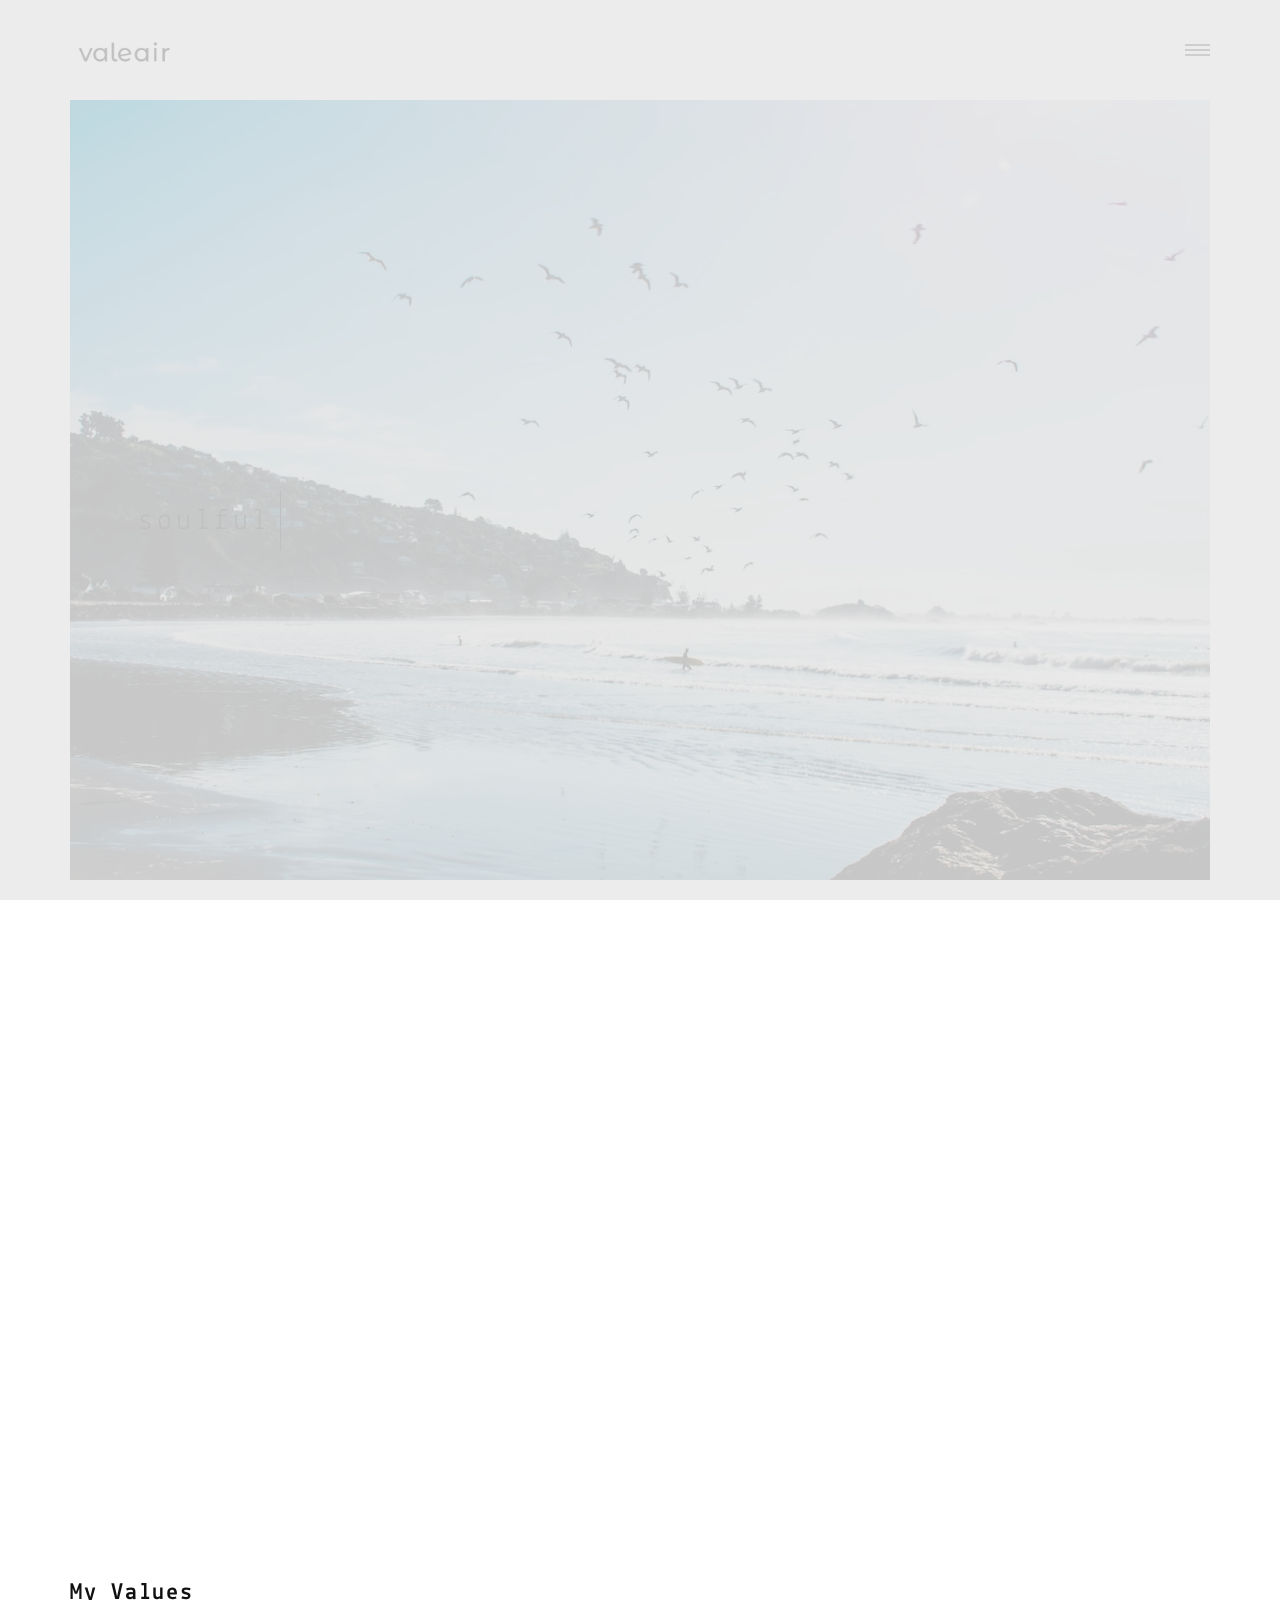
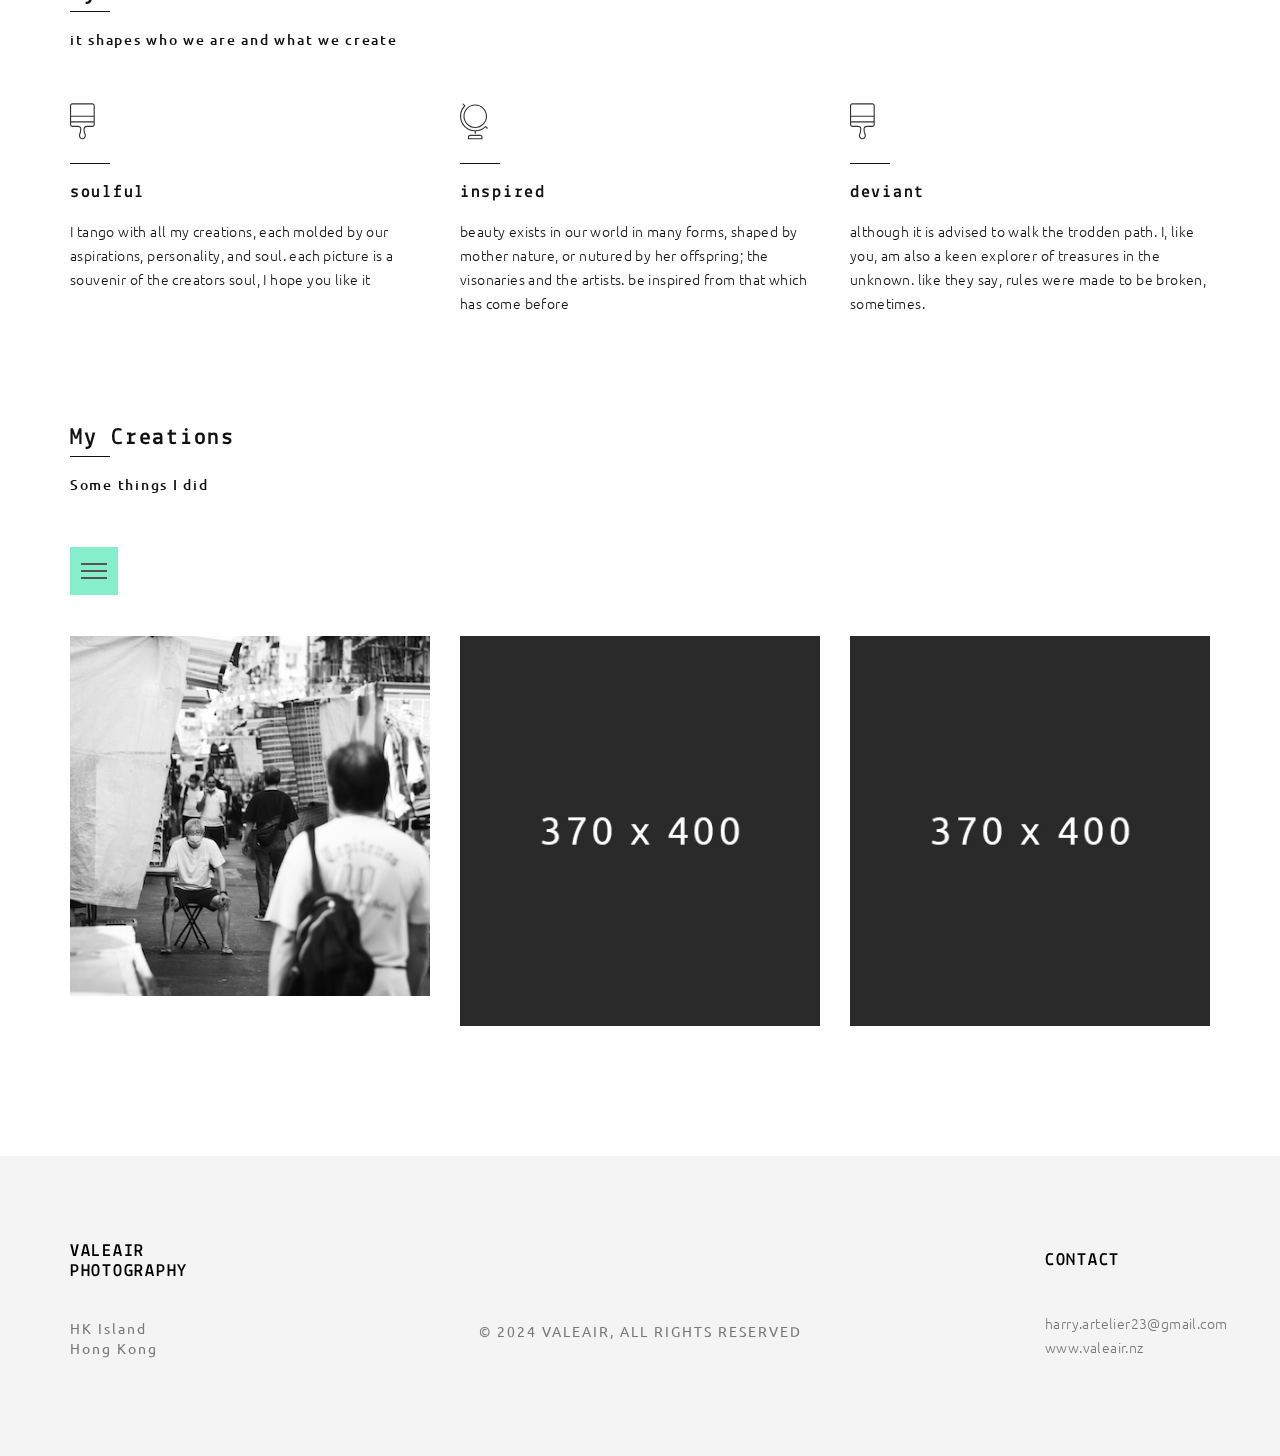
<file: index.html>
<!doctype html>
<html class="no-js" lang="">

<head>
    <meta charset="utf-8">
    <title>valeair photography</title>
    <meta name="description" content="">
    <meta name="msapplication-tap-highlight" content="yes" />
    <meta name="viewport" content="width=device-width, user-scalable=no, initial-scale=1, minimum-scale=1.0, maximum-scale=1.0" />

    <!-- Google Web Font -->
    <link href='http://fonts.googleapis.com/css?family=Ubuntu:300,400,500,700' rel='stylesheet' type='text/css'>
    <link href='http://fonts.googleapis.com/css?family=Lekton:400,700,400italic' rel='stylesheet' type='text/css'>

    <!--  Bootstrap 3-->
    <link rel="stylesheet" href="css/bootstrap.min.css">

    <!-- OWL Carousel -->
    <link rel="stylesheet" href="css/owl.carousel.css">
    <link rel="stylesheet" href="css/owl.theme.css">

    <!--  Slider -->
    <link rel="stylesheet" href="css/jquery.kenburnsy.css">

    <!-- Animate -->
    <link rel="stylesheet" href="css/animate.css">

    <!-- Web Icons Font -->
    <link rel="stylesheet" href="css/pe-icon-7-stroke.css">
    <link rel="stylesheet" href="css/iconmoon.css">
    <link rel="stylesheet" href="css/et-line.css">
    <link rel="stylesheet" href="css/ionicons.css">

    <!-- Magnific PopUp -->
    <link rel="stylesheet" href="css/magnific-popup.css">

    <!-- Tabs -->
    <link rel="stylesheet" type="text/css" href="css/tabs.css" />
    <link rel="stylesheet" type="text/css" href="css/tabstyles.css" />

    <!-- Loader Style -->
    <link rel="stylesheet" href="css/loader-1.css">

    <!-- Costum Styles -->
    <link rel="stylesheet" href="css/main.css">
    <link rel="stylesheet" href="css/responsive.css">

    <!-- Favicon -->
    <link rel="icon" type="image/ico" href="favicon.ico">

    <!-- Modernizer & Respond js -->
    <script src="js/vendor/modernizr-2.8.3-respond-1.4.2.min.js"></script>
</head>

<!-- Google tag (gtag.js) -->
<script async src="https://www.googletagmanager.com/gtag/js?id=G-4GCCSZ1JV1"></script>
<script>
  window.dataLayer = window.dataLayer || [];
  function gtag(){dataLayer.push(arguments);}
  gtag('js', new Date());

  gtag('config', 'G-4GCCSZ1JV1');
</script>

<body>

    <!-- Preloader -->
    <div class="cover"></div>

    <div class="header">
        <div class="container">
            <div class="logo">
                <a href="index.html">
                    <img style="max-height: 50px" src="img/logo.png" alt="Logo">
                </a>
            </div>
            
            <!-- Menu Hamburger (Default) -->
            <button class="main-menu-indicator" id="open-button">
                <span class="line"></span>
            </button>
            
            <div class="menu-wrap" style="background-image: url(img/nav_bg.jpg)">
                <div class="menu-content">
                    <div class="navigation">
                        <span class="pe-7s-close close-menu" id="close-button"></span>
                        <div class="search-wrap js-ui-search">
                            <input class="js-ui-text" type="text" placeholder="Search Here...">
                            <span class="eks js-ui-close"></span>
                        </div>
                    </div>
                    <nav class="menu">
                        <div class="menu-list">
                            <ul>
                                <li class="menu-item-has-children"><a href="#">Home</a>
                                    <!-- <ul class="sub-menu">
                                        <li><a href="index.html">- Default</a></li>
                                        <li><a href="index-architecture.html">- Architecture</a></li>
                                        <li><a href="index-full-slider.html">- Slider Full Width</a></li>
                                    </ul>
                                </li> 
                                <li><a href="about.html">About</a></li>
                                <li class="menu-item-has-children"><a href="#">Portfolio</a>
                                    <ul class="sub-menu">
                                        <li><a href="portfolio-2column.html">-Portfolio 2 Column</a></li>
                                        <li><a href="portfolio-3column.html">-Portfolio 3 Column</a></li>
                                        <li><a href="portfolio-masonry.html">-Portfolio Masonry</a></li>
                                        <li><a href="portfolio-dribbble.html">-Portfolio Dribbble</a></li>
                                    </ul>
                                </li>
                                <li class="menu-item-has-children"><a href="#">Blog</a>
                                    <ul class="sub-menu">
                                        <li><a href="blog.html">Blog Default</a></li>
                                        <li><a href="blog-timeline.html">Blog Timeline</a></li>
                                        <li><a href="single-blog.html">Blog Single</a></li>
                                    </ul>
                                </li>
                                <li><a href="contact.html">Contact</a></li> -->
                            </ul>
                        </div>
                    </nav>

                    <div class="hidden-xs">
                        <!-- <div class="menu-social-media">
                            <ul>
                               <li><a href="#"><i class="iconmoon-facebook"></i></a></li>
                               <li><a href="#"><i class="iconmoon-twitter"></i></a></li>
                               <li><a href="#"><i class="iconmoon-dribbble3"></i></a></li>
                               <li><a href="#"><i class="iconmoon-pinterest"></i></a></li>
                               <li><a href="#"><i class="iconmoon-linkedin2"></i></a></li>
                            </ul>
                        </div> -->

                        <div class="menu-information">
                            <ul>
                                <li><span>E:</span> harry.artelier23@gmail.com</li>
                            </ul>
                        </div>
                    </div>
                </div>
            </div>
            <!-- End of Menu Hamburger (Default) -->

        </div>
    </div>

    <div class="container">
        <div class="slider-wrapper">
            <div class="slider-description">
                <!-- <div class="slider-description-inner">
                    <h1>be<span>peculiar</span></h1>
                </div> -->
                <div class="cd-intro">
                    <div class="cd-headline clip">
                        <span class="cd-words-wrapper">
                            <b class="is-visible">soulful</b>
                            <b>deviant</b>
                            <b>inspired</b>
                        </span>
                    </div>
                </div>
            </div> 
            <div id="slider-ef" class="slider-images-wrapper">
                <img class="img-responsive" src="img/slider/image_1.jpg" alt="">
                <img class="img-responsive" src="img/slider/image_2.jpg" alt="">
                <img class="img-responsive" src="img/slider/image_3.jpg" alt="">
                <img class="img-responsive" src="img/slider/image_4.jpg" alt="">
                <img class="img-responsive" src="img/slider/image_5.jpg" alt="">
            </div>
        </div>
    </div>
    <div class="container margin-top">
        <div class="history-wrapper">
            <div class="col-md-6 wow fadeInUp" data-wow-duration="0.6s" data-wow-delay="0.5s">
                <div class="row">
                    <article>
                        <h1>Independent Storytelling</h1>
                        <hr>
                        <h4>“What I like about photographs is that they capture a moment that’s gone forever, impossible to reproduce.”
                            </h4>
                        <h5 style="text-align: right;">Karl Lagerfeld
                            </h5>
                        <p>
                        <br/>Everybody, everything, everwhere has a story to tell, the art of storytelling is how that is captured, how that momentary feeling is clasped and authentically re-imagined in the form in a tale of mighty adventure or perhaps simply a few thousand vibrant pixels that awakens a sense of awe, admiration, or sweet nostalgia.</p>
                    </article>
                </div>
            </div>
            <div class="col-md-5 col-md-offset-1 wow fadeInUp" data-wow-duration="0.8s" data-wow-delay="0.3s">
                <div class="row">
                    <div id="history-images" class="owl-carousel">
                        <div><img class="img-responsive center-block" src="img/about_img.jpg" alt="About"></div>
                        <div><img class="img-responsive center-block" src="img/about_img2.jpg" alt="About"></div>
                        <div><img class="img-responsive center-block" src="img/about_img3.jpg" alt="About"></div>
                    </div>
                </div>
            </div>
        </div>
    </div>
    <div class="container margin-top">
        <div class="main-title">
            <h1>My Values</h1>
            <hr>
            <h6>it shapes who we are and what we create</h6>
        </div>
        <div class="services-home-page">
            <div class="row">
                <div class="col-md-4">
                    <div class="services-icon">
                        <span class="icon-paintbrush"></span>
                        <hr>
                    </div>
                    <h4>soulful</h4>
                    <p>I tango with all my creations, each molded by our aspirations, personality, and soul. each picture is a souvenir of the creators soul, I hope you like it </p>
                </div>
                <div class="col-md-4">
                    <div class="services-icon">
                        <span class="icon-globe"></span>
                        <hr>
                    </div>
                    <h4>inspired</h4>
                    <p>beauty exists in our world in many forms, shaped by mother nature, or nutured by her offspring; the visonaries and the artists. be inspired from that which has come before </p>
                </div>
                <div class="col-md-4">
                    <div class="services-icon">
                        <span class="icon-paintbrush"></span>
                        <hr>
                    </div>
                    <h4>deviant</h4>
                    <p>although it is advised to walk the trodden path. I, like you, am also a keen explorer of treasures in the unknown. like they say, rules were made to be broken, sometimes.</p>
                </div>
            </div>
        </div>
    </div>
    <div class="container margin-top">
        <div class="main-title">
            <h1>My Creations</h1>
            <hr>
            <h6>Some things I did</h6>
        </div>
        <div class="portfolio-wrapper">
            <button class="nav">
                <span class="icon-container">
                    <span class="line line01"></span>
                    <span class="line line02"></span>
                    <span class="line line03"></span>
                    <span class="line line04"></span>
                </span>
            </button>
            <div class="works-filter">
                <a href="javascript:void(0)" class="filter active" data-filter="mix">All</a>
                <!-- <a href="javascript:void(0)" class="filter" data-filter="branding">Branding</a>
                <a href="javascript:void(0)" class="filter" data-filter="web">Web Design</a>
                <a href="javascript:void(0)" class="filter" data-filter="graphic">Graphic Design</a> -->
            </div>
            <div class="js-masonry">
                <div class="row" id="work-grid">
                    <!-- Begin of Thumbs Portfolio -->
                    <div class="col-md-4 col-sm-4 col-xs-12 mix branding">
                        <div class="img home-portfolio-image">
                            <img src="img/home-portfolio/img_1.jpg" alt="Portfolio Item">
                            <div class="overlay-thumb">
                                <a href="javascript:void(0)" class="like-product">
                                    <!-- <i class="ion-ios-heart-outline"></i>
                                    <span class="like-product">Liked</span>
                                    <span class="output">250</span> -->
                                </a>
                                <div class="details">
                                    <span class="title">mongkok streets</span>
                                    <span class="info">in black & white</span>
                                </div>
                                <span class="btnBefore"></span>
                                <span class="btnAfter"></span>
                                <a class="main-portfolio-link" href="gallery-mongkok-streets.html"></a>
                            </div>
                        </div>
                    </div>
                    <div class="col-md-4 col-sm-4 col-xs-12 mix web">
                        <div class="img home-portfolio-image">
                            <img src="img/home-portfolio/img_2.jpg" alt="Portfolio Item">
                            <div class="overlay-thumb">
                                <a href="javascript:void(0)" class="like-product">
                                    <!-- <i class="ion-ios-heart-outline"></i>
                                    <span class="like-product">Liked</span>
                                    <span class="output">60</span> -->
                                </a>
                                <div class="details">
                                    <span class="title">the Wes beach</span>
                                    <span class="info">what's your favourite color?</span>
                                </div>
                                <span class="btnBefore"></span>
                                <span class="btnAfter"></span>
                                <a class="main-portfolio-link" href="gallery-wes-beach.html"></a>
                            </div>
                        </div>
                    </div>
                    <div class="col-md-4 col-sm-4 col-xs-12 mix graphic">
                        <div class="img home-portfolio-image">
                            <img src="img/home-portfolio/img_3.jpg" alt="Portfolio Item">
                            <div class="overlay-thumb">
                                <a href="javascript:void(0)" class="like-product">
                                    <!-- <i class="ion-ios-heart-outline"></i>
                                    <span class="like-product">Liked</span>
                                    <span class="output">1060</span> -->
                                </a>
                                <div class="details">
                                    <span class="title">a vidauct of thoughts</span>
                                    <span class="info">stop looking</span>
                                </div>
                                <span class="btnBefore"></span>
                                <span class="btnAfter"></span>
                                <a class="main-portfolio-link" href="gallery-viaduct-of-thoughts.html"></a>
                            </div>
                        </div>
                    </div>
                <!-- <div class="col-md-4 col-sm-4 col-xs-12 mix branding">
                        <div class="img home-portfolio-image">
                            <img src="img/home-portfolio/img_4.jpg" alt="Portfolio Item">
                            <div class="overlay-thumb">
                                <a href="javascript:void(0)" class="like-product">
                                    <i class="ion-ios-heart-outline"></i>
                                    <span class="like-product">Liked</span>
                                    <span class="output">900</span>
                                </a>
                                <div class="details">
                                    <span class="title">coming soon</span>
                                    <span class="info">-</span>
                                </div>
                                <span class="btnBefore"></span>
                                <span class="btnAfter"></span>
                                <a class="main-portfolio-link" href=""></a>
                            </div>
                        </div>
                    </div>
                    <div class="col-md-4 col-sm-4 col-xs-12 mix branding">
                        <div class="img home-portfolio-image">
                            <img src="img/home-portfolio/img_5.jpg" alt="Portfolio Item">
                            <div class="overlay-thumb">
                                <a href="javascript:void(0)" class="like-product">
                                    <a href="javascript:void(0)" class="like-product">
                                    <i class="ion-ios-heart-outline"></i>
                                    <span class="like-product">Liked</span>
                                    <span class="output">900</span>
                                </a>
                                <div class="details">
                                    <span class="title">coming soon</span>
                                    <span class="info">-</span>
                                </div>
                                <span class="btnBefore"></span>
                                <span class="btnAfter"></span>
                                <a class="main-portfolio-link" href=""></a>
                            </div>
                        </div>
                    </div>
                    <div class="col-md-4 col-sm-4 col-xs-12 mix branding">
                        <div class="img home-portfolio-image">
                            <img src="img/home-portfolio/img_6.jpg" alt="Portfolio Item">
                            <div class="overlay-thumb">
                                <a href="javascript:void(0)" class="like-product">
                                    <a href="javascript:void(0)" class="like-product">
                                    <i class="ion-ios-heart-outline"></i>
                                    <span class="like-product">Liked</span>
                                    <span class="output">900</span>
                                </a>
                                <div class="details">
                                    <span class="title">coming soon</span>
                                    <span class="info">-</span>
                                </div>
                                <span class="btnBefore"></span>
                                <span class="btnAfter"></span>
                                <a class="main-portfolio-link" href=""></a>
                            </div>
                        </div>
                    </div>
                    <div class="col-md-4 col-sm-4 col-xs-12 mix branding">
                        <div class="img home-portfolio-image">
                            <img src="img/home-portfolio/img_7.jpg" alt="Portfolio Item">
                            <div class="overlay-thumb">
                                <a href="javascript:void(0)" class="like-product">
                                    <i class="ion-ios-heart-outline"></i>
                                    <a href="javascript:void(0)" class="like-product">
                                    <i class="ion-ios-heart-outline"></i>
                                    <span class="like-product">Liked</span>
                                    <span class="output">900</span>
                                </a>
                                <div class="details">
                                    <span class="title">coming soon</span>
                                    <span class="info">-</span>
                                </div>
                                <span class="btnBefore"></span>
                                <span class="btnAfter"></span>
                                <a class="main-portfolio-link" href=""></a>
                            </div>
                        </div>
                    </div>
                    <div class="col-md-4 col-sm-4 col-xs-12 mix branding">
                        <div class="img home-portfolio-image">
                            <img src="img/home-portfolio/img_8.jpg" alt="Portfolio Item">
                            <div class="overlay-thumb">
                                <a href="javascript:void(0)" class="like-product">
                                    <i class="ion-ios-heart-outline"></i>
                                    <a href="javascript:void(0)" class="like-product">
                                    <i class="ion-ios-heart-outline"></i>
                                    <span class="like-product">Liked</span>
                                    <span class="output">900</span>
                                </a>
                                <div class="details">
                                    <span class="title">coming soon</span>
                                    <span class="info">-</span>
                                </div>
                                <span class="btnBefore"></span>
                                <span class="btnAfter"></span>
                                <a class="main-portfolio-link" href=""></a>
                            </div>
                        </div>
                    </div>
                    <div class="col-md-4 col-sm-4 col-xs-12 mix branding">
                        <div class="img home-portfolio-image">
                            <img src="img/home-portfolio/img_9.jpg" alt="Portfolio Item">
                            <div class="overlay-thumb">
                                <a href="javascript:void(0)" class="like-product">
                                    <i class="ion-ios-heart-outline"></i>
                                    <a href="javascript:void(0)" class="like-product">
                                    <i class="ion-ios-heart-outline"></i>
                                    <span class="like-product">Liked</span>
                                    <span class="output">900</span>
                                </a>
                                <div class="details">
                                    <span class="title">coming soon</span>
                                    <span class="info">-</span>
                                </div>
                                <span class="btnBefore"></span>
                                <span class="btnAfter"></span>
                                <a class="main-portfolio-link" href=""></a>
                            </div>
                        </div>
                    </div> -->
                </div>
            </div>
            <!-- <div class="load-more">
                <a href="javascript:void(0)" id="load-more"><i class="icon-refresh"></i></a>
            </div> -->
        </div>
    </div>
    <!-- <div class="container margin-top">
        <div class="newsletter">
            <div class="col-md-6">
                <div class="row">
                    <div class="newsletter-left">
                        <div class="newsletter-left-inner">
                            <h1>STAY INFORMED <br> WITH OUR <b>NEWSLETTER</b></h1>
                        </div>
                    </div>
                </div>
            </div>
            <div class="col-md-6">
                <div class="row">
                    <div class="newsletter-right" style="background: url(img/newsletter-bg.jpg)">
                        <div class="newsletter-right-inner">
                            <form>
                                <input type="text" name="newsletter" placeholder="ENTER YOUR EMAIL">
                                <input type="submit" value="SUBSCRIBE">
                            </form>
                        </div>
                    </div>
                </div>
            </div>
        </div>
    </div> -->
    <div class="footer margin-top">
        <div class="container">
            <div class="row">
                    <div class="col-md-2 col-sm-4 col-xs-12">
                        <div class="footer-inner">
                            <div class="footer-content">
                                <h4>Valeair Photography</h4>
                                    <address> <br>HK Island<br>Hong Kong</address>
                            </div>
                        </div>
                    </div>

                    <div class="col-md-2 col-md-push-8 col-sm-4 col-xs-12">
                        <div class="footer-inner">
                            <div class="footer-content">
                               <h4>CONTACT</h4>
                                <p>
                                     <br>
                                    harry.artelier23@gmail.com <br>
                                    www.valeair.nz
                                </p>
                            </div>
                        </div>
                    </div>

                    <div class="col-md-4 col-sm-4 col-xs-12">
                        <div class="footer-inner">
                            <div class="footer-content">
                            <ul class="social-media">
                                <!-- <li><a href="#"><i class="iconmoon-facebook"></i></a></li>
                                <li><a href="#"><i class="iconmoon-twitter"></i></a></li>
                                <li><a href="#"><i class="iconmoon-flickr2"></i></a></li>
                                <li><a href="#"><i class="iconmoon-dribbble3"></i></a></li>
                                <li><a href="#"><i class="iconmoon-pinterest"></i></a></li>
                                <li><a href="#"><i class="iconmoon-linkedin2"></i></a></li> -->
                            </ul>
                            <span class="copyright-mark">&copy; 2024 VALEAIR, ALL RIGHTS RESERVED</span>
                            </div>
                        </div>
                    </div>
            </div>
        </div>
    </div>
    <a href="javascript:void(0)" class="scroll-top" id="scroll-top"><i class="pe-7s-angle-up"></i></a>

    <script src="js/vendor/jquery-1.11.2.min.js"></script>
    <script data-pace-options='{ "ajax": false }' src="js/vendor/pace.min.js"></script>
    <script src="js/vendor/bootstrap.min.js"></script>
    <script src="js/vendor/classie.js"></script>
    <script src="js/vendor/isotope.pkgd.min.js"></script>
    <script src="js/vendor/jquery.velocity.min.js"></script>
    <script src="js/vendor/jquery.kenburnsy.min.js"></script>
    <script src="js/vendor/textslide.js"></script>
    <script src="js/vendor/imagesloaded.pkgd.min.js"></script>
    <script src="js/vendor/tabs.js"></script>
    <script src="js/ef-slider.js"></script>    
    <script src="js/vendor/owl.carousel.min.js"></script>
    <script src="js/vendor/jquery.magnific-popup.min.js"></script>
    <script src="js/vendor/jquery.social-buttons.min.js"></script>
    <script src="js/vendor/wow.min.js"></script>
    <script src="js/main.js"></script>
    <script src="js/ajax.js"></script>
</body>
</html>
</file>
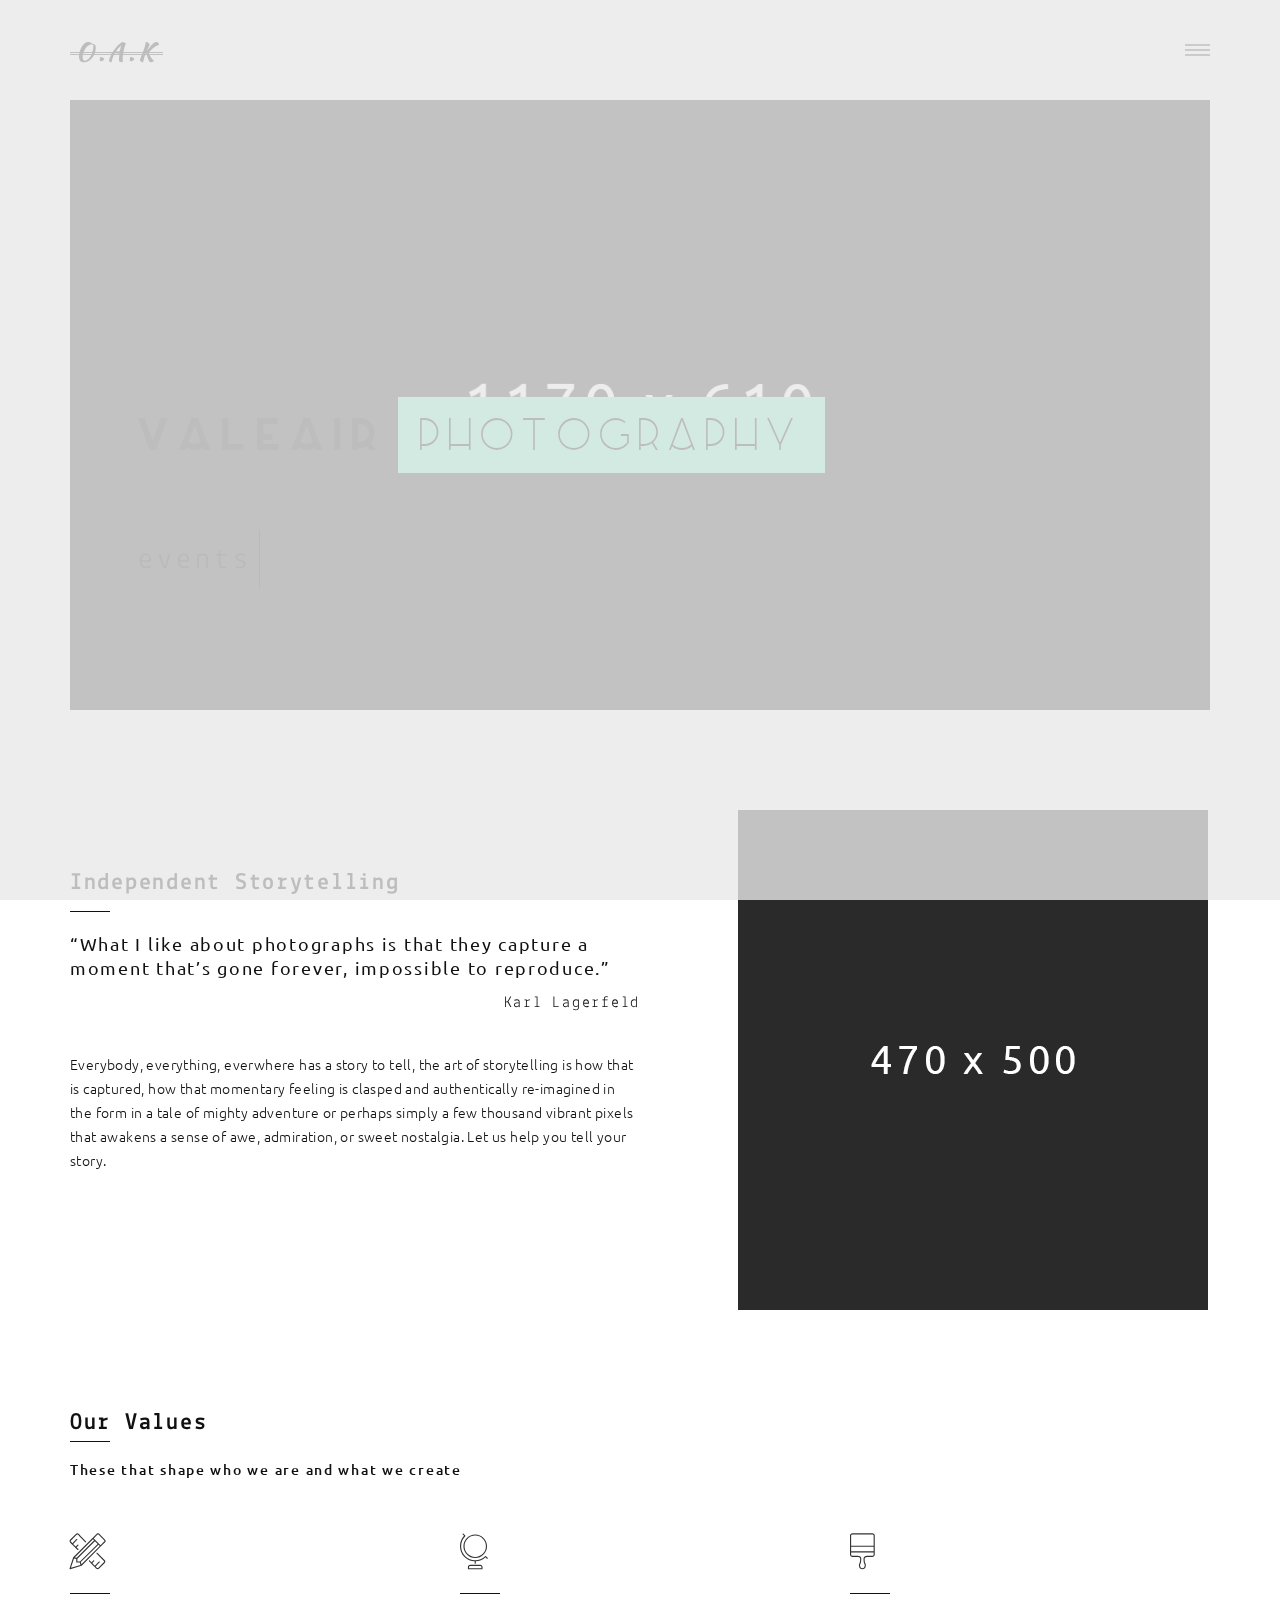
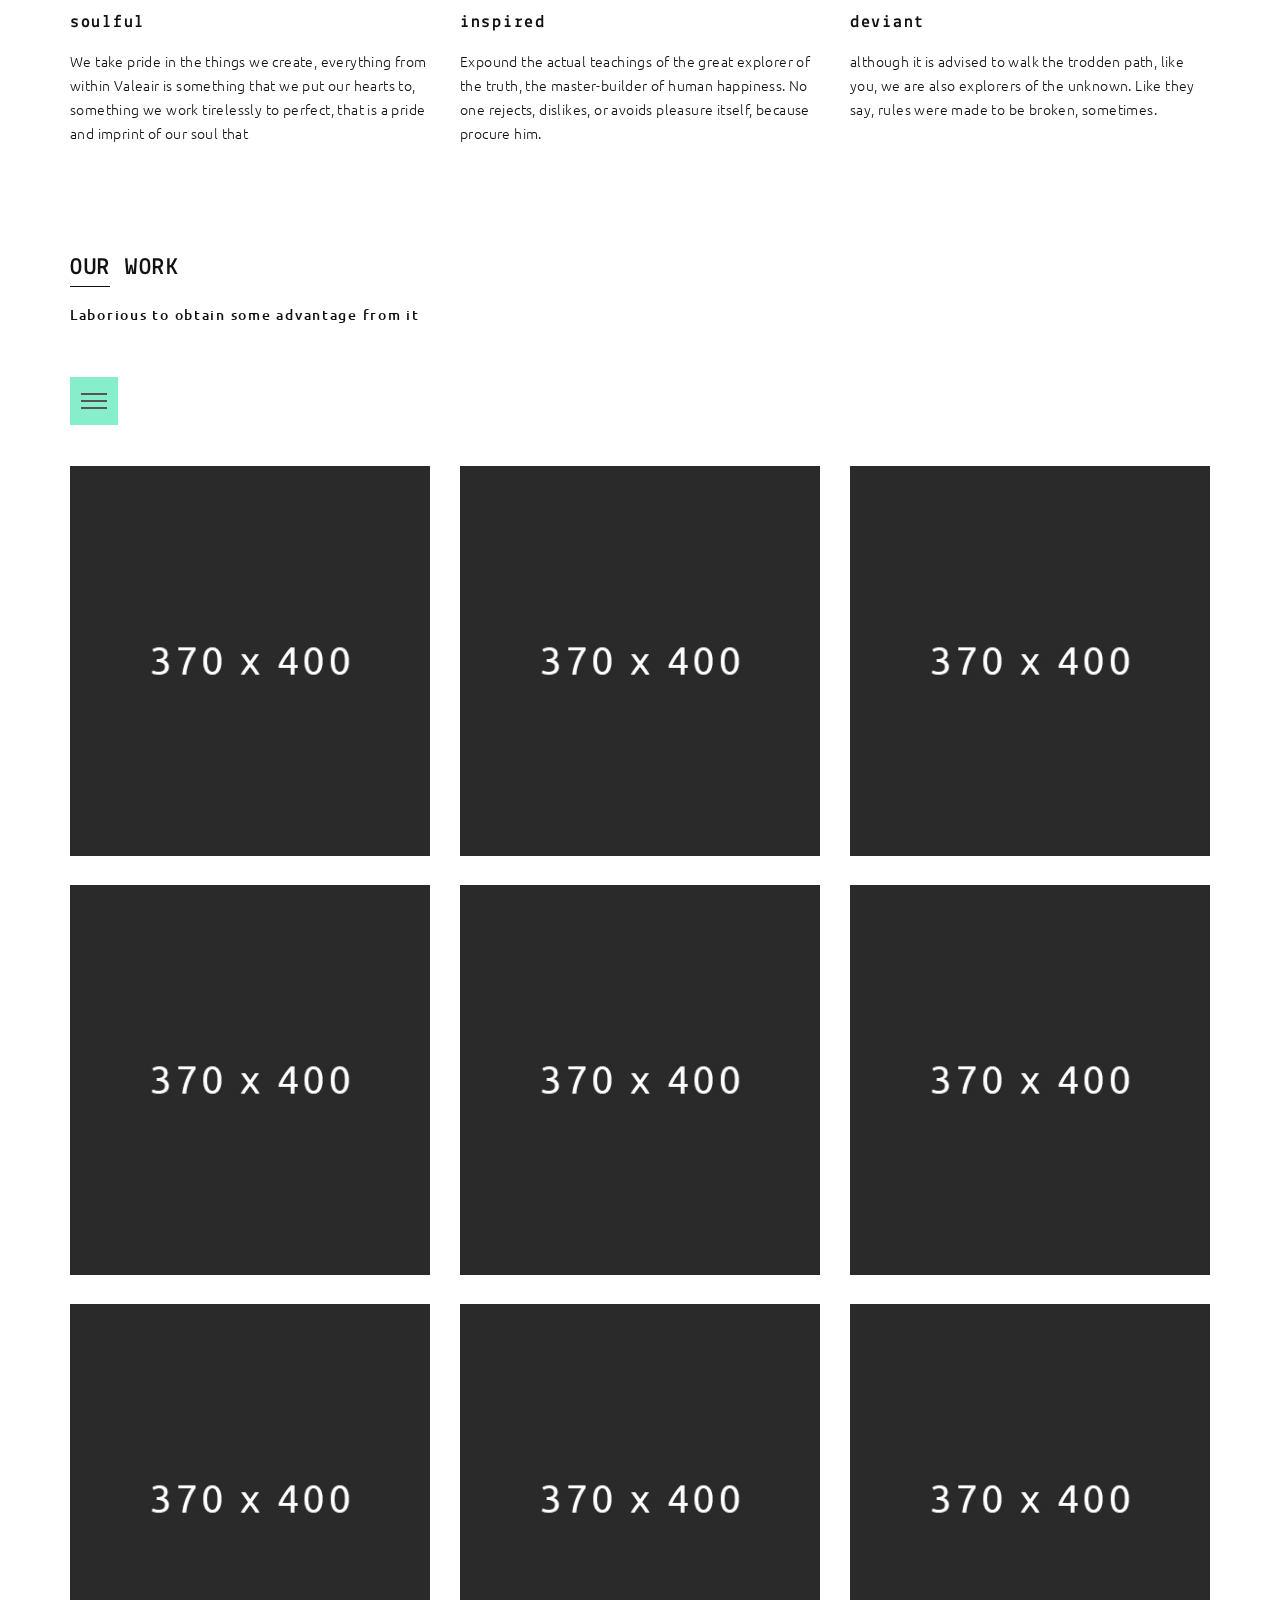
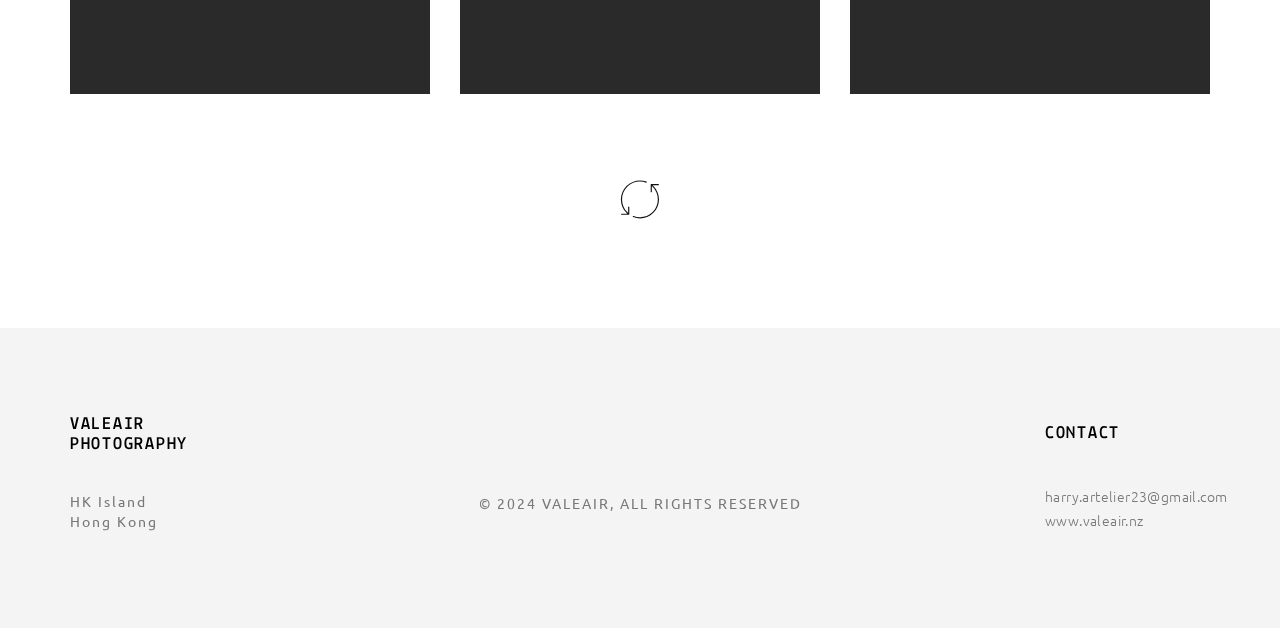
<file: 01_HTML/index.html>
<!doctype html>
<html class="no-js" lang="">

<head>
    <meta charset="utf-8">
    <title>valeair photography</title>
    <meta name="description" content="">
    <meta name="msapplication-tap-highlight" content="yes" />
    <meta name="viewport" content="width=device-width, user-scalable=no, initial-scale=1, minimum-scale=1.0, maximum-scale=1.0" />

    <!-- Google Web Font -->
    <link href='http://fonts.googleapis.com/css?family=Ubuntu:300,400,500,700' rel='stylesheet' type='text/css'>
    <link href='http://fonts.googleapis.com/css?family=Lekton:400,700,400italic' rel='stylesheet' type='text/css'>

    <!--  Bootstrap 3-->
    <link rel="stylesheet" href="css/bootstrap.min.css">

    <!-- OWL Carousel -->
    <link rel="stylesheet" href="css/owl.carousel.css">
    <link rel="stylesheet" href="css/owl.theme.css">

    <!--  Slider -->
    <link rel="stylesheet" href="css/jquery.kenburnsy.css">

    <!-- Animate -->
    <link rel="stylesheet" href="css/animate.css">

    <!-- Web Icons Font -->
    <link rel="stylesheet" href="css/pe-icon-7-stroke.css">
    <link rel="stylesheet" href="css/iconmoon.css">
    <link rel="stylesheet" href="css/et-line.css">
    <link rel="stylesheet" href="css/ionicons.css">

    <!-- Magnific PopUp -->
    <link rel="stylesheet" href="css/magnific-popup.css">

    <!-- Tabs -->
    <link rel="stylesheet" type="text/css" href="css/tabs.css" />
    <link rel="stylesheet" type="text/css" href="css/tabstyles.css" />

    <!-- Loader Style -->
    <link rel="stylesheet" href="css/loader-1.css">

    <!-- Costum Styles -->
    <link rel="stylesheet" href="css/main.css">
    <link rel="stylesheet" href="css/responsive.css">

    <!-- Favicon -->
    <link rel="icon" type="image/ico" href="favicon.ico">

    <!-- Modernizer & Respond js -->
    <script src="js/vendor/modernizr-2.8.3-respond-1.4.2.min.js"></script>
</head>

<body>

    <!-- Preloader -->
    <div class="cover"></div>

    <div class="header">
        <div class="container">
            <div class="logo">
                <a href="index.html">
                    <img src="img/logo.png" alt="Logo">
                </a>
            </div>
            
            <!-- Menu Hamburger (Default) -->
            <button class="main-menu-indicator" id="open-button">
                <span class="line"></span>
            </button>
            
            <div class="menu-wrap" style="background-image: url(img/nav_bg.jpg)">
                <div class="menu-content">
                    <div class="navigation">
                        <span class="pe-7s-close close-menu" id="close-button"></span>
                        <div class="search-wrap js-ui-search">
                            <input class="js-ui-text" type="text" placeholder="Search Here...">
                            <span class="eks js-ui-close"></span>
                        </div>
                    </div>
                    <nav class="menu">
                        <div class="menu-list">
                            <ul>
                                <li class="menu-item-has-children"><a href="#">Home</a>
                                    <ul class="sub-menu">
                                        <li><a href="index.html">- Default</a></li>
                                        <li><a href="index-architecture.html">- Architecture</a></li>
                                        <li><a href="index-full-slider.html">- Slider Full Width</a></li>
                                    </ul>
                                </li>
                                <li><a href="about.html">About</a></li>
                                <li class="menu-item-has-children"><a href="#">Portfolio</a>
                                    <ul class="sub-menu">
                                        <li><a href="portfolio-2column.html">-Portfolio 2 Column</a></li>
                                        <li><a href="portfolio-3column.html">-Portfolio 3 Column</a></li>
                                        <li><a href="portfolio-masonry.html">-Portfolio Masonry</a></li>
                                        <li><a href="portfolio-dribbble.html">-Portfolio Dribbble</a></li>
                                    </ul>
                                </li>
                                <li class="menu-item-has-children"><a href="#">Blog</a>
                                    <ul class="sub-menu">
                                        <li><a href="blog.html">Blog Default</a></li>
                                        <li><a href="blog-timeline.html">Blog Timeline</a></li>
                                        <li><a href="single-blog.html">Blog Single</a></li>
                                    </ul>
                                </li>
                                <li><a href="contact.html">Contact</a></li>
                            </ul>
                        </div>
                    </nav>

                    <div class="hidden-xs">
                        <div class="menu-social-media">
                            <ul>
                               <li><a href="#"><i class="iconmoon-facebook"></i></a></li>
                               <li><a href="#"><i class="iconmoon-twitter"></i></a></li>
                               <li><a href="#"><i class="iconmoon-dribbble3"></i></a></li>
                               <li><a href="#"><i class="iconmoon-pinterest"></i></a></li>
                               <li><a href="#"><i class="iconmoon-linkedin2"></i></a></li>
                            </ul>
                        </div>

                        <div class="menu-information">
                            <ul>
                                <li><span>E:</span> harry.artelier23@gmail.com</li>
                            </ul>
                        </div>
                    </div>
                </div>
            </div>
            <!-- End of Menu Hamburger (Default) -->

        </div>
    </div>

    <div class="container">
        <div class="slider-wrapper">
            <div class="slider-description">
                <div class="slider-description-inner">
                    <h1>valeair<span>photography</span></h1>
                </div>
                <div class="cd-intro">
                    <div class="cd-headline clip">
                        <span class="cd-words-wrapper">
                            <b class="is-visible">events</b>
                            <b>people</b>
                            <b>product</b>
                            <b>creative</b>
                        </span>
                    </div>
                </div>
            </div>
            <div id="slider-ef" class="slider-images-wrapper">
                <img class="img-responsive" src="img/slider/image_1.jpg" alt="">
                <img class="img-responsive" src="img/slider/image_2.jpg" alt="">
                <img class="img-responsive" src="img/slider/image_3.jpg" alt="">
            </div>
        </div>
    </div>
    <div class="container margin-top">
        <div class="history-wrapper">
            <div class="col-md-6 wow fadeInUp" data-wow-duration="0.6s" data-wow-delay="0.5s">
                <div class="row">
                    <article>
                        <h1>Independent Storytelling</h1>
                        <hr>
                        <h4>“What I like about photographs is that they capture a moment that’s gone forever, impossible to reproduce.”
                            </h4>
                        <h5 style="text-align: right;">Karl Lagerfeld
                            </h5>
                        <p>
                        <br/>Everybody, everything, everwhere has a story to tell, the art of storytelling is how that is captured, how that momentary feeling is clasped and authentically re-imagined in the form in a tale of mighty adventure or perhaps simply a few thousand vibrant pixels that awakens a sense of awe, admiration, or sweet nostalgia. Let us help you tell your story.</p>
                    </article>
                </div>
            </div>
            <div class="col-md-5 col-md-offset-1 wow fadeInUp" data-wow-duration="0.8s" data-wow-delay="0.3s">
                <div class="row">
                    <div id="history-images" class="owl-carousel">
                        <div><img class="img-responsive center-block" src="img/about_img.jpg" alt="About"></div>
                        <div><img class="img-responsive center-block" src="img/about_img2.jpg" alt="About"></div>
                        <div><img class="img-responsive center-block" src="img/about_img3.jpg" alt="About"></div>
                    </div>
                </div>
            </div>
        </div>
    </div>
    <div class="container margin-top">
        <div class="main-title">
            <h1>Our Values</h1>
            <hr>
            <h6>These that shape who we are and what we create</h6>
        </div>
        <div class="services-home-page">
            <div class="row">
                <div class="col-md-4">
                    <div class="services-icon">
                        <span class="icon-tools"></span>
                        <hr>
                    </div>
                    <h4>soulful</h4>
                    <p>We take pride in the things we create, everything from within Valeair is something that we put our hearts to, something we work tirelessly to perfect, that is a pride and imprint of our soul that  </p>
                </div>
                <div class="col-md-4">
                    <div class="services-icon">
                        <span class="icon-globe"></span>
                        <hr>
                    </div>
                    <h4>inspired</h4>
                    <p>Expound the actual teachings of the great explorer of the truth, the master-builder of human happiness. No one rejects, dislikes, or avoids pleasure itself, because procure him.</p>
                </div>
                <div class="col-md-4">
                    <div class="services-icon">
                        <span class="icon-paintbrush"></span>
                        <hr>
                    </div>
                    <h4>deviant</h4>
                    <p>although it is advised to walk the trodden path, like you, we are also explorers of the unknown. Like they say, rules were made to be broken, sometimes.</p>
                </div>
            </div>
        </div>
    </div>
    <div class="container margin-top">
        <div class="main-title">
            <h1>OUR WORK</h1>
            <hr>
            <h6>Laborious to obtain some advantage from it</h6>
        </div>
        <div class="portfolio-wrapper">
            <button class="nav">
                <span class="icon-container">
                    <span class="line line01"></span>
                    <span class="line line02"></span>
                    <span class="line line03"></span>
                    <span class="line line04"></span>
                </span>
            </button>
            <div class="works-filter">
                <a href="javascript:void(0)" class="filter active" data-filter="mix">All</a>
                <a href="javascript:void(0)" class="filter" data-filter="branding">Branding</a>
                <a href="javascript:void(0)" class="filter" data-filter="web">Web Design</a>
                <a href="javascript:void(0)" class="filter" data-filter="graphic">Graphic Design</a>
            </div>
            <div class="js-masonry">
                <div class="row" id="work-grid">
                    <!-- Begin of Thumbs Portfolio -->
                    <div class="col-md-4 col-sm-4 col-xs-12 mix branding">
                        <div class="img home-portfolio-image">
                            <img src="img/home-portfolio/img_1.jpg" alt="Portfolio Item">
                            <div class="overlay-thumb">
                                <a href="javascript:void(0)" class="like-product">
                                    <i class="ion-ios-heart-outline"></i>
                                    <span class="like-product">Liked</span>
                                    <span class="output">250</span>
                                </a>
                                <div class="details">
                                    <span class="title">STYLE FASHION</span>
                                    <span class="info">NEW BAG & STYLE FASHION</span>
                                </div>
                                <span class="btnBefore"></span>
                                <span class="btnAfter"></span>
                                <a class="main-portfolio-link" href="single-project.html"></a>
                            </div>
                        </div>
                    </div>
                    <div class="col-md-4 col-sm-4 col-xs-12 mix web">
                        <div class="img home-portfolio-image">
                            <img src="img/home-portfolio/img_2.jpg" alt="Portfolio Item">
                            <div class="overlay-thumb">
                                <a href="javascript:void(0)" class="like-product">
                                    <i class="ion-ios-heart-outline"></i>
                                    <span class="like-product">Liked</span>
                                    <span class="output">60</span>
                                </a>
                                <div class="details">
                                    <span class="title">WATCH-J</span>
                                    <span class="info">NEW TREND FASHION</span>
                                </div>
                                <span class="btnBefore"></span>
                                <span class="btnAfter"></span>
                                <a class="main-portfolio-link" href="single-project.html"></a>
                            </div>
                        </div>
                    </div>
                    <div class="col-md-4 col-sm-4 col-xs-12 mix graphic">
                        <div class="img home-portfolio-image">
                            <img src="img/home-portfolio/img_3.jpg" alt="Portfolio Item">
                            <div class="overlay-thumb">
                                <a href="javascript:void(0)" class="like-product">
                                    <i class="ion-ios-heart-outline"></i>
                                    <span class="like-product">Liked</span>
                                    <span class="output">1060</span>
                                </a>
                                <div class="details">
                                    <span class="title">STYLE FASHION</span>
                                    <span class="info">NEW BAG & STYLE FASHION</span>
                                </div>
                                <span class="btnBefore"></span>
                                <span class="btnAfter"></span>
                                <a class="main-portfolio-link" href="single-project.html"></a>
                            </div>
                        </div>
                    </div>
                    <div class="col-md-4 col-sm-4 col-xs-12 mix branding">
                        <div class="img home-portfolio-image">
                            <img src="img/home-portfolio/img_4.jpg" alt="Portfolio Item">
                            <div class="overlay-thumb">
                                <a href="javascript:void(0)" class="like-product">
                                    <i class="ion-ios-heart-outline"></i>
                                    <span class="like-product">Liked</span>
                                    <span class="output">900</span>
                                </a>
                                <div class="details">
                                    <span class="title">STYLE FASHION</span>
                                    <span class="info">NEW BAG & STYLE FASHION</span>
                                </div>
                                <span class="btnBefore"></span>
                                <span class="btnAfter"></span>
                                <a class="main-portfolio-link" href="single-project.html"></a>
                            </div>
                        </div>
                    </div>
                    <div class="col-md-4 col-sm-4 col-xs-12 mix branding">
                        <div class="img home-portfolio-image">
                            <img src="img/home-portfolio/img_5.jpg" alt="Portfolio Item">
                            <div class="overlay-thumb">
                                <a href="javascript:void(0)" class="like-product">
                                    <i class="ion-ios-heart-outline"></i>
                                    <span class="like-product">Liked</span>
                                    <span class="output">979</span>
                                </a>
                                <div class="details">
                                    <span class="title">STYLE FASHION</span>
                                    <span class="info">NEW BAG & STYLE FASHION</span>
                                </div>
                                <span class="btnBefore"></span>
                                <span class="btnAfter"></span>
                                <a class="main-portfolio-link" href="single-project.html"></a>
                            </div>
                        </div>
                    </div>
                    <div class="col-md-4 col-sm-4 col-xs-12 mix branding">
                        <div class="img home-portfolio-image">
                            <img src="img/home-portfolio/img_6.jpg" alt="Portfolio Item">
                            <div class="overlay-thumb">
                                <a href="javascript:void(0)" class="like-product">
                                    <i class="ion-ios-heart-outline"></i>
                                    <span class="like-product">Liked</span>
                                    <span class="output">1024</span>
                                </a>
                                <div class="details">
                                    <span class="title">STYLE FASHION</span>
                                    <span class="info">NEW BAG & STYLE FASHION</span>
                                </div>
                                <span class="btnBefore"></span>
                                <span class="btnAfter"></span>
                                <a class="main-portfolio-link" href="single-project.html"></a>
                            </div>
                        </div>
                    </div>
                    <div class="col-md-4 col-sm-4 col-xs-12 mix branding">
                        <div class="img home-portfolio-image">
                            <img src="img/home-portfolio/img_7.jpg" alt="Portfolio Item">
                            <div class="overlay-thumb">
                                <a href="javascript:void(0)" class="like-product">
                                    <i class="ion-ios-heart-outline"></i>
                                    <span class="like-product">Liked</span>
                                    <span class="output">2048</span>
                                </a>
                                <div class="details">
                                    <span class="title">STYLE FASHION</span>
                                    <span class="info">NEW BAG & STYLE FASHION</span>
                                </div>
                                <span class="btnBefore"></span>
                                <span class="btnAfter"></span>
                                <a class="main-portfolio-link" href="single-project.html"></a>
                            </div>
                        </div>
                    </div>
                    <div class="col-md-4 col-sm-4 col-xs-12 mix branding">
                        <div class="img home-portfolio-image">
                            <img src="img/home-portfolio/img_8.jpg" alt="Portfolio Item">
                            <div class="overlay-thumb">
                                <a href="javascript:void(0)" class="like-product">
                                    <i class="ion-ios-heart-outline"></i>
                                    <span class="like-product">Liked</span>
                                    <span class="output">256</span>
                                </a>
                                <div class="details">
                                    <span class="title">STYLE FASHION</span>
                                    <span class="info">NEW BAG & STYLE FASHION</span>
                                </div>
                                <span class="btnBefore"></span>
                                <span class="btnAfter"></span>
                                <a class="main-portfolio-link" href="single-project.html"></a>
                            </div>
                        </div>
                    </div>
                    <div class="col-md-4 col-sm-4 col-xs-12 mix branding">
                        <div class="img home-portfolio-image">
                            <img src="img/home-portfolio/img_9.jpg" alt="Portfolio Item">
                            <div class="overlay-thumb">
                                <a href="javascript:void(0)" class="like-product">
                                    <i class="ion-ios-heart-outline"></i>
                                    <span class="like-product">Liked</span>
                                    <span class="output">256</span>
                                </a>
                                <div class="details">
                                    <span class="title">STYLE FASHION</span>
                                    <span class="info">NEW BAG & STYLE FASHION</span>
                                </div>
                                <span class="btnBefore"></span>
                                <span class="btnAfter"></span>
                                <a class="main-portfolio-link" href="single-project.html"></a>
                            </div>
                        </div>
                    </div>
                </div>
            </div>
            <div class="load-more">
                <a href="javascript:void(0)" id="load-more"><i class="icon-refresh"></i></a>
            </div>
        </div>
    </div>
    <!-- <div class="container margin-top">
        <div class="newsletter">
            <div class="col-md-6">
                <div class="row">
                    <div class="newsletter-left">
                        <div class="newsletter-left-inner">
                            <h1>STAY INFORMED <br> WITH OUR <b>NEWSLETTER</b></h1>
                        </div>
                    </div>
                </div>
            </div>
            <div class="col-md-6">
                <div class="row">
                    <div class="newsletter-right" style="background: url(img/newsletter-bg.jpg)">
                        <div class="newsletter-right-inner">
                            <form>
                                <input type="text" name="newsletter" placeholder="ENTER YOUR EMAIL">
                                <input type="submit" value="SUBSCRIBE">
                            </form>
                        </div>
                    </div>
                </div>
            </div>
        </div>
    </div> -->
    <div class="footer margin-top">
        <div class="container">
            <div class="row">
                    <div class="col-md-2 col-sm-4 col-xs-12">
                        <div class="footer-inner">
                            <div class="footer-content">
                                <h4>Valeair Photography</h4>
                                    <address> <br>HK Island<br>Hong Kong</address>
                            </div>
                        </div>
                    </div>

                    <div class="col-md-2 col-md-push-8 col-sm-4 col-xs-12">
                        <div class="footer-inner">
                            <div class="footer-content">
                               <h4>CONTACT</h4>
                                <p>
                                     <br>
                                    harry.artelier23@gmail.com <br>
                                    www.valeair.nz
                                </p>
                            </div>
                        </div>
                    </div>

                    <div class="col-md-4 col-sm-4 col-xs-12">
                        <div class="footer-inner">
                            <div class="footer-content">
                            <ul class="social-media">
                                <!-- <li><a href="#"><i class="iconmoon-facebook"></i></a></li>
                                <li><a href="#"><i class="iconmoon-twitter"></i></a></li>
                                <li><a href="#"><i class="iconmoon-flickr2"></i></a></li>
                                <li><a href="#"><i class="iconmoon-dribbble3"></i></a></li>
                                <li><a href="#"><i class="iconmoon-pinterest"></i></a></li>
                                <li><a href="#"><i class="iconmoon-linkedin2"></i></a></li> -->
                            </ul>
                            <span class="copyright-mark">&copy; 2024 VALEAIR, ALL RIGHTS RESERVED</span>
                            </div>
                        </div>
                    </div>
            </div>
        </div>
    </div>
    <a href="javascript:void(0)" class="scroll-top" id="scroll-top"><i class="pe-7s-angle-up"></i></a>

    <script src="js/vendor/jquery-1.11.2.min.js"></script>
    <script data-pace-options='{ "ajax": false }' src="js/vendor/pace.min.js"></script>
    <script src="js/vendor/bootstrap.min.js"></script>
    <script src="js/vendor/classie.js"></script>
    <script src="js/vendor/isotope.pkgd.min.js"></script>
    <script src="js/vendor/jquery.velocity.min.js"></script>
    <script src="js/vendor/jquery.kenburnsy.min.js"></script>
    <script src="js/vendor/textslide.js"></script>
    <script src="js/vendor/imagesloaded.pkgd.min.js"></script>
    <script src="js/vendor/tabs.js"></script>
    <script src="js/ef-slider.js"></script>    
    <script src="js/vendor/owl.carousel.min.js"></script>
    <script src="js/vendor/jquery.magnific-popup.min.js"></script>
    <script src="js/vendor/jquery.social-buttons.min.js"></script>
    <script src="js/vendor/wow.min.js"></script>
    <script src="js/main.js"></script>
    <script src="js/ajax.js"></script>
</body>
</html>
</file>
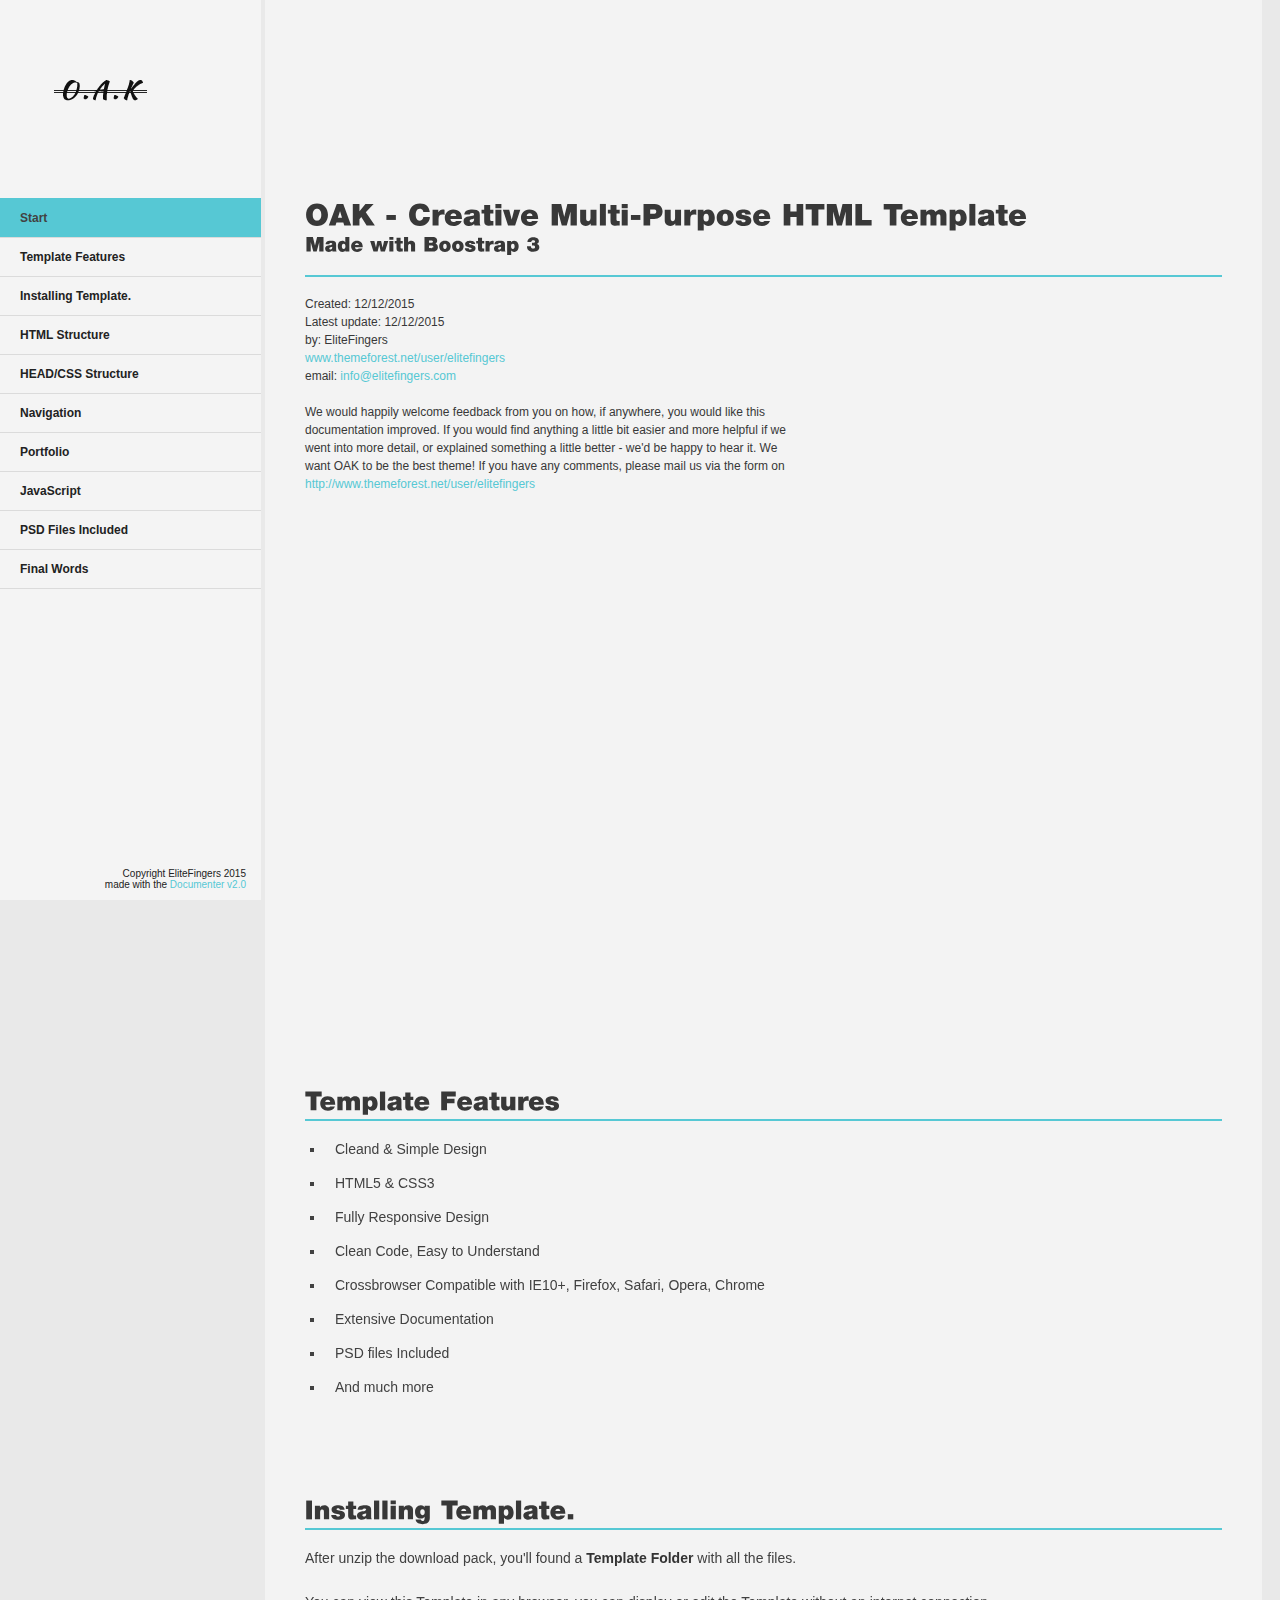
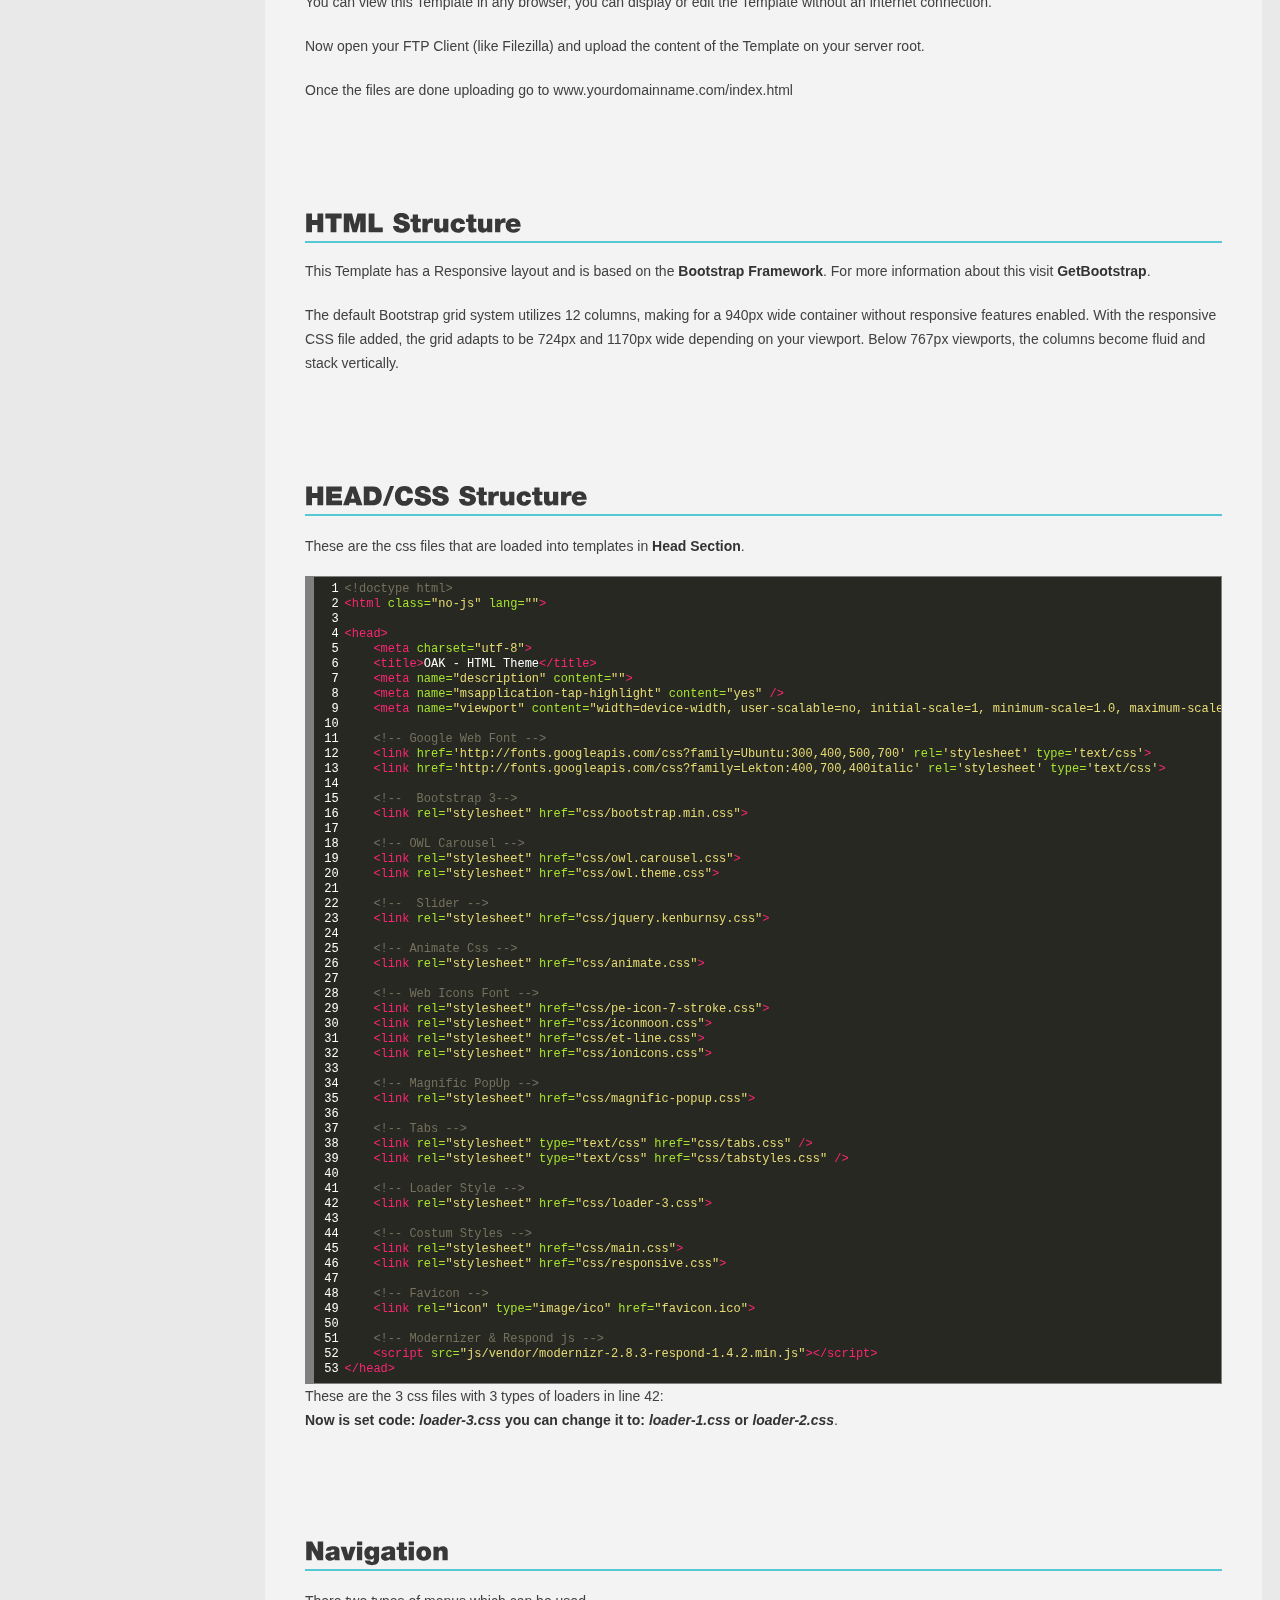
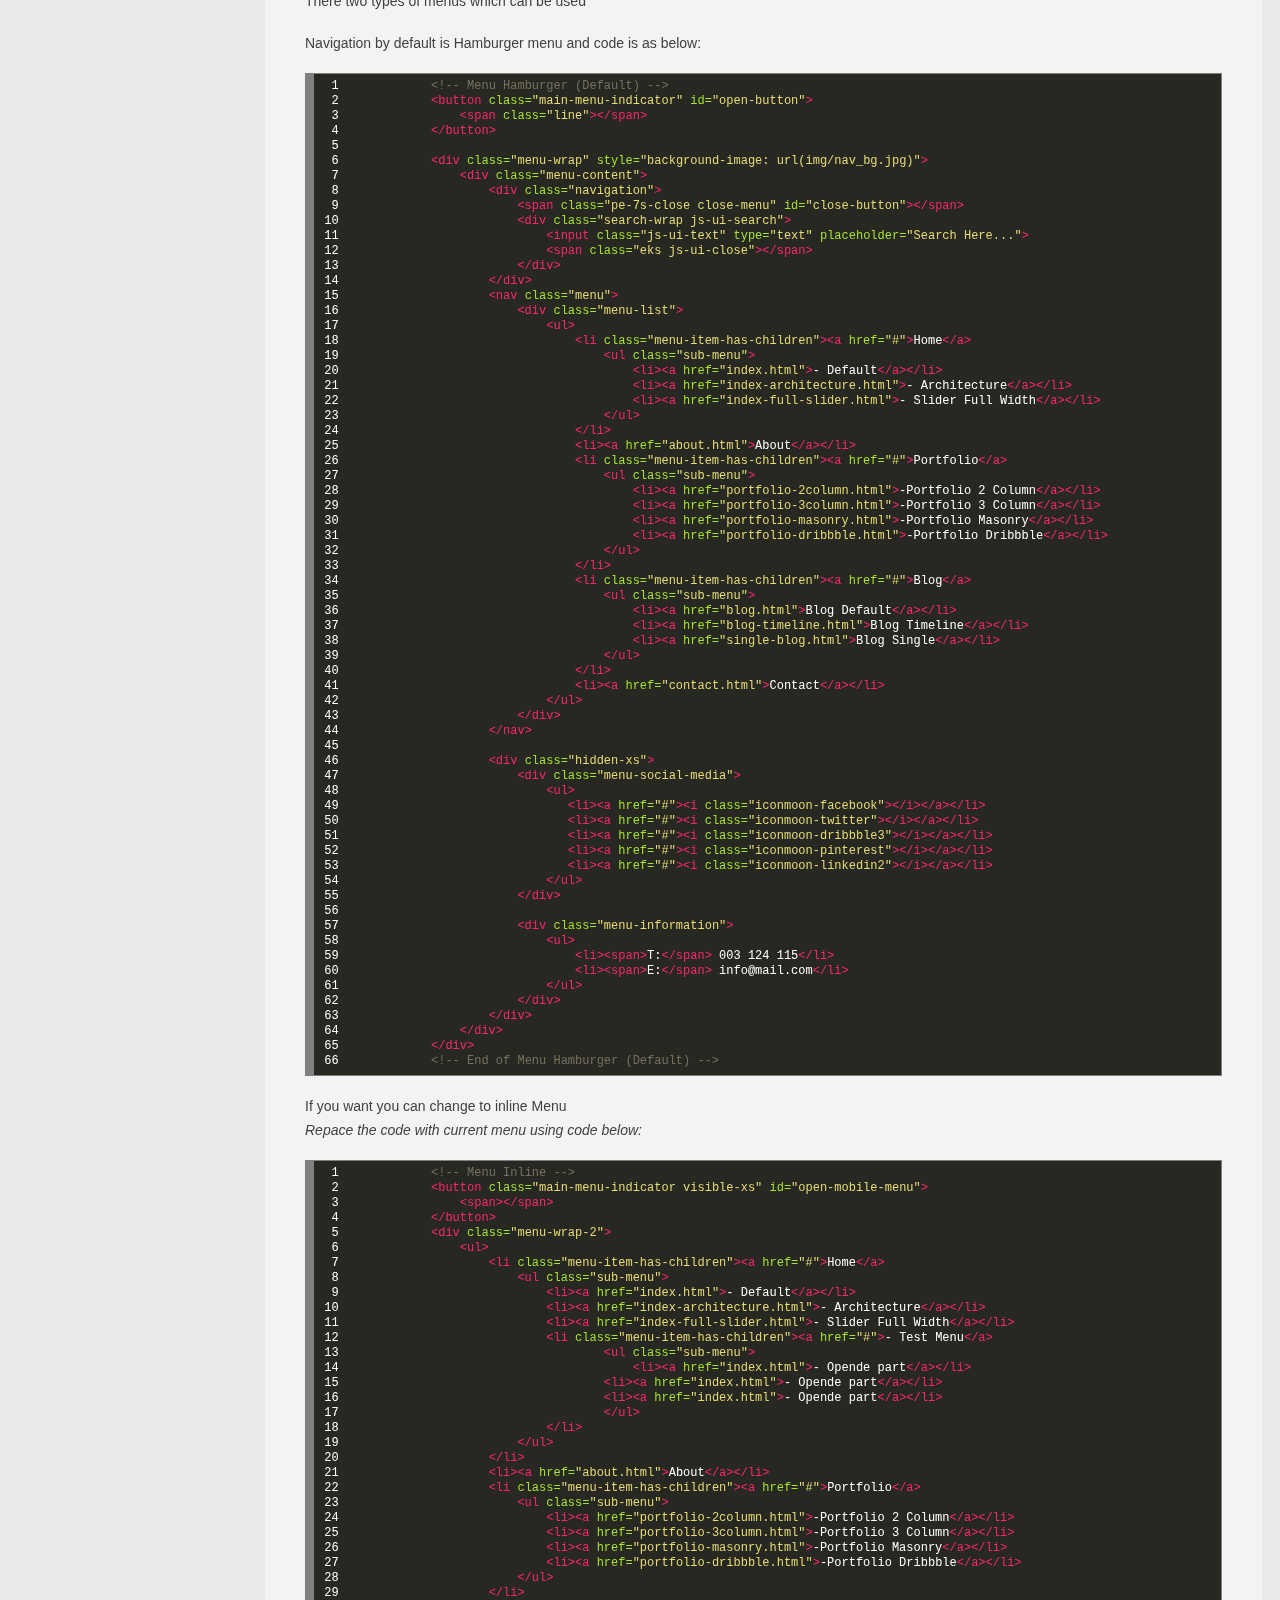
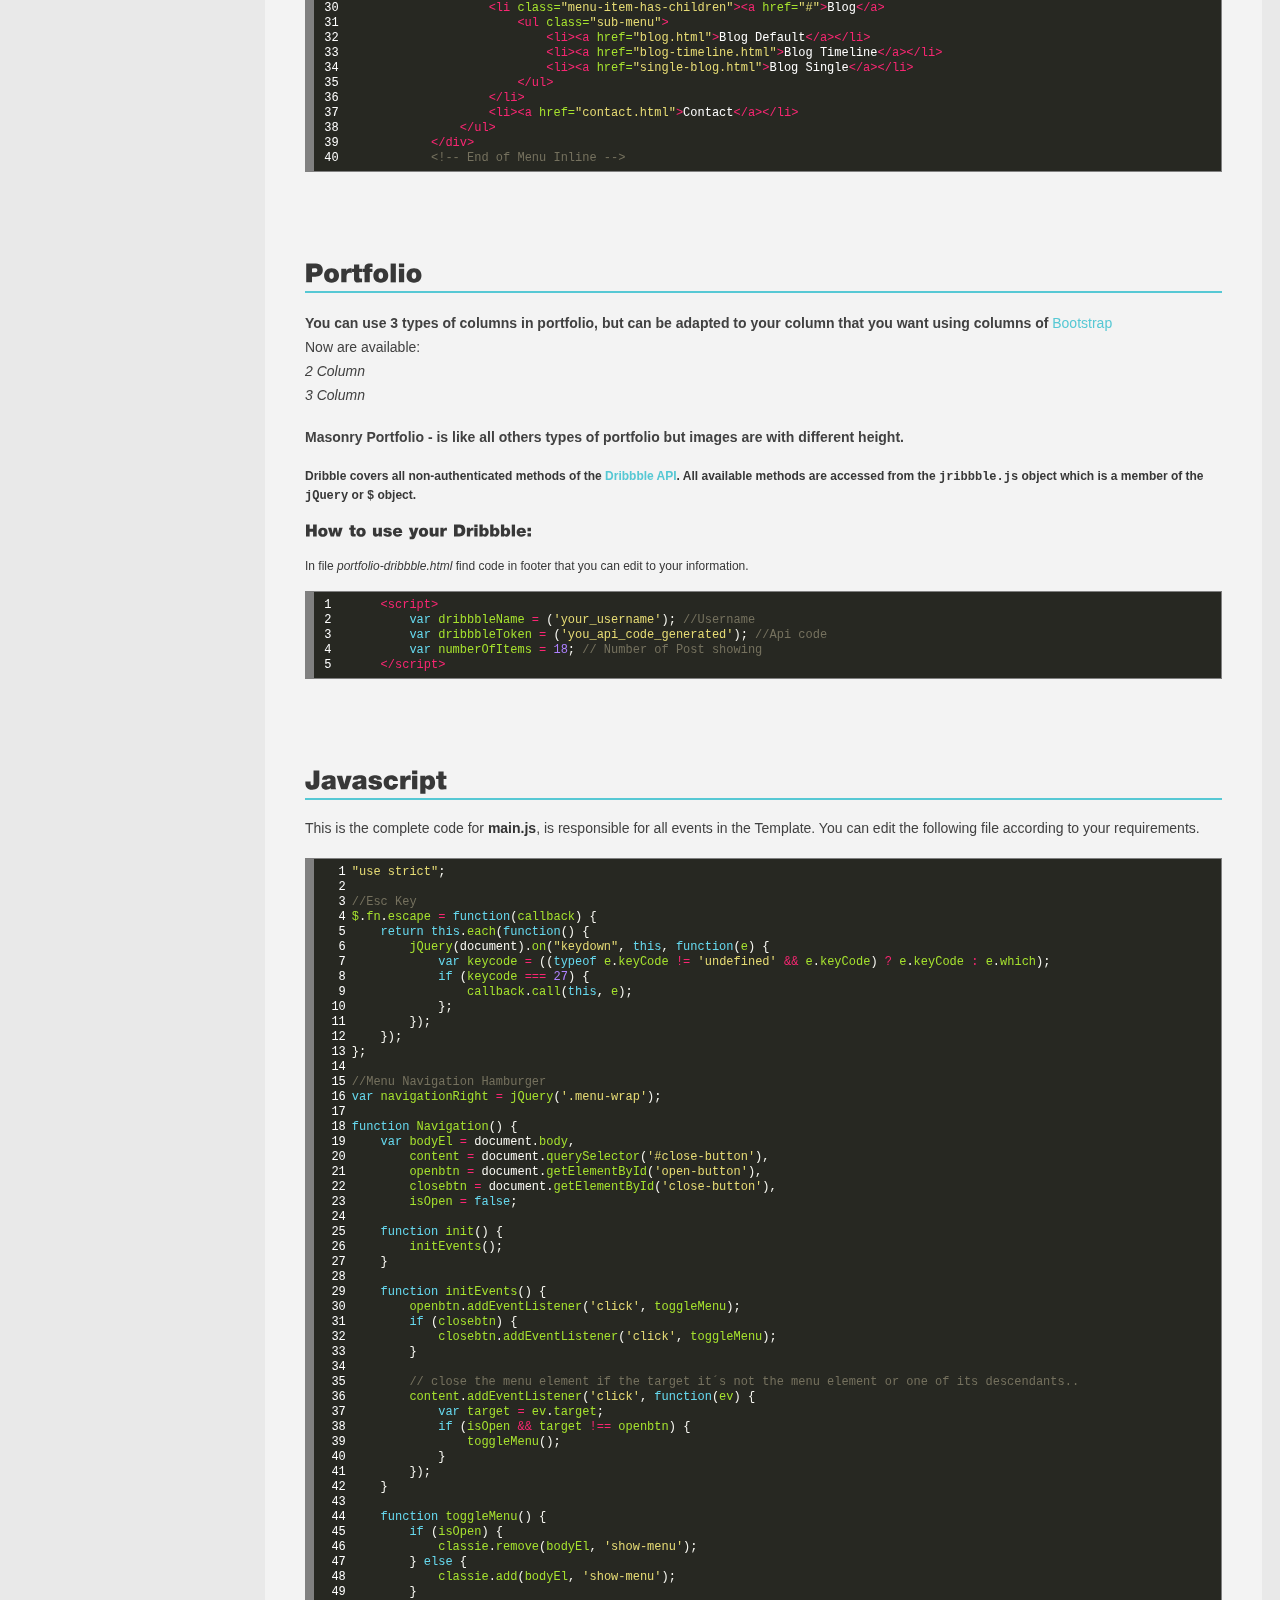
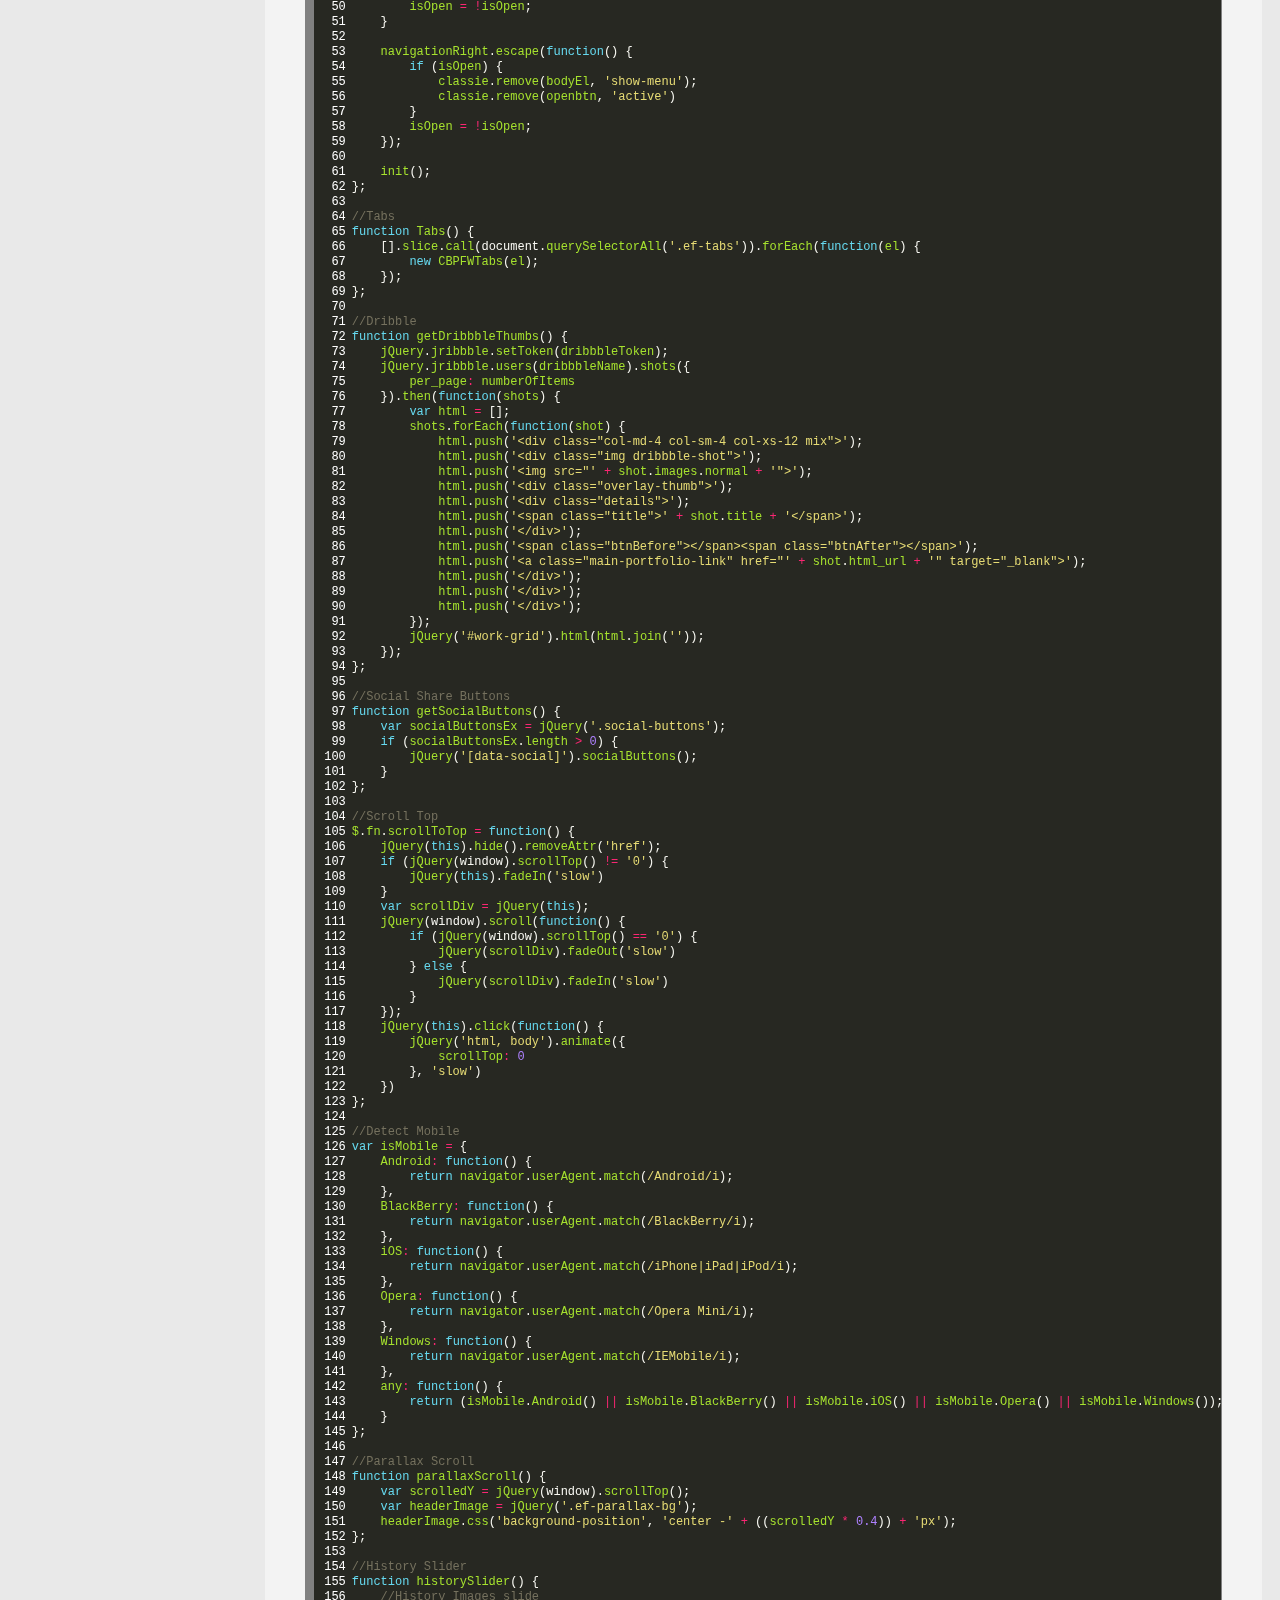
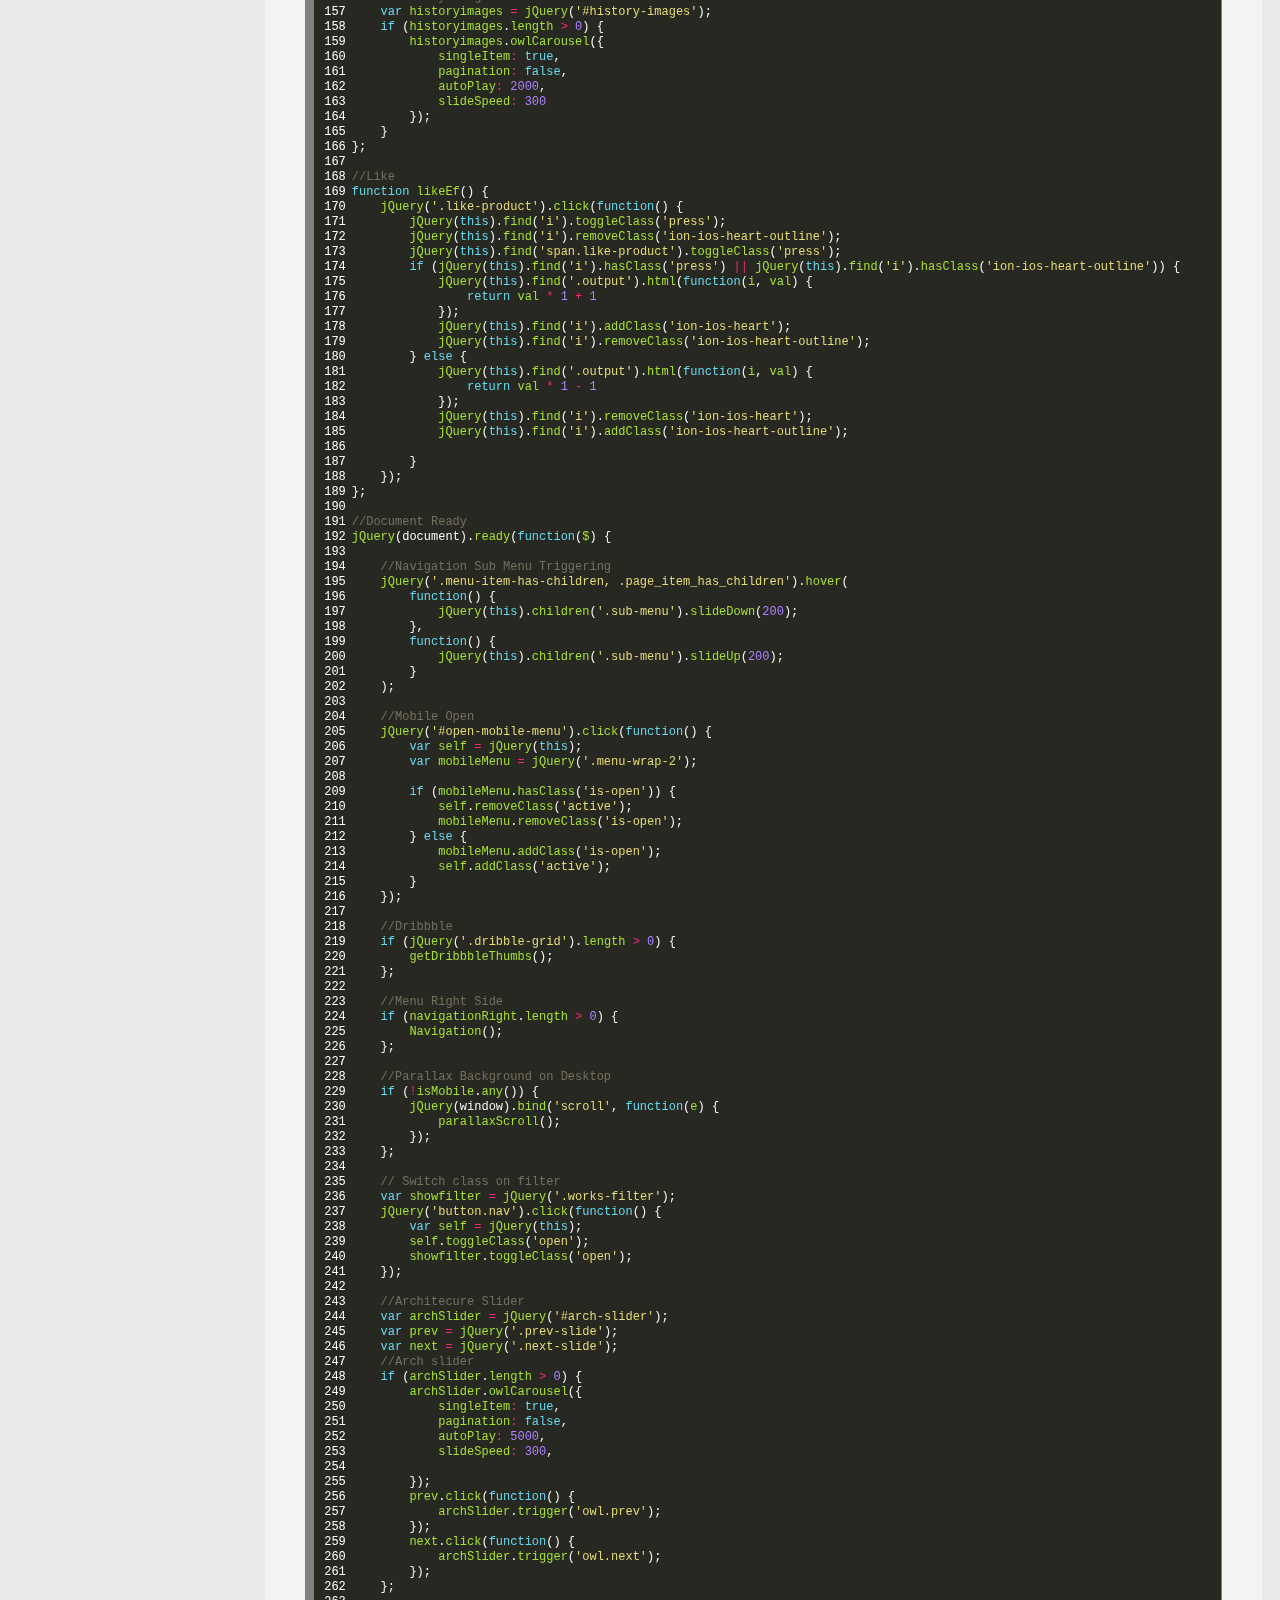
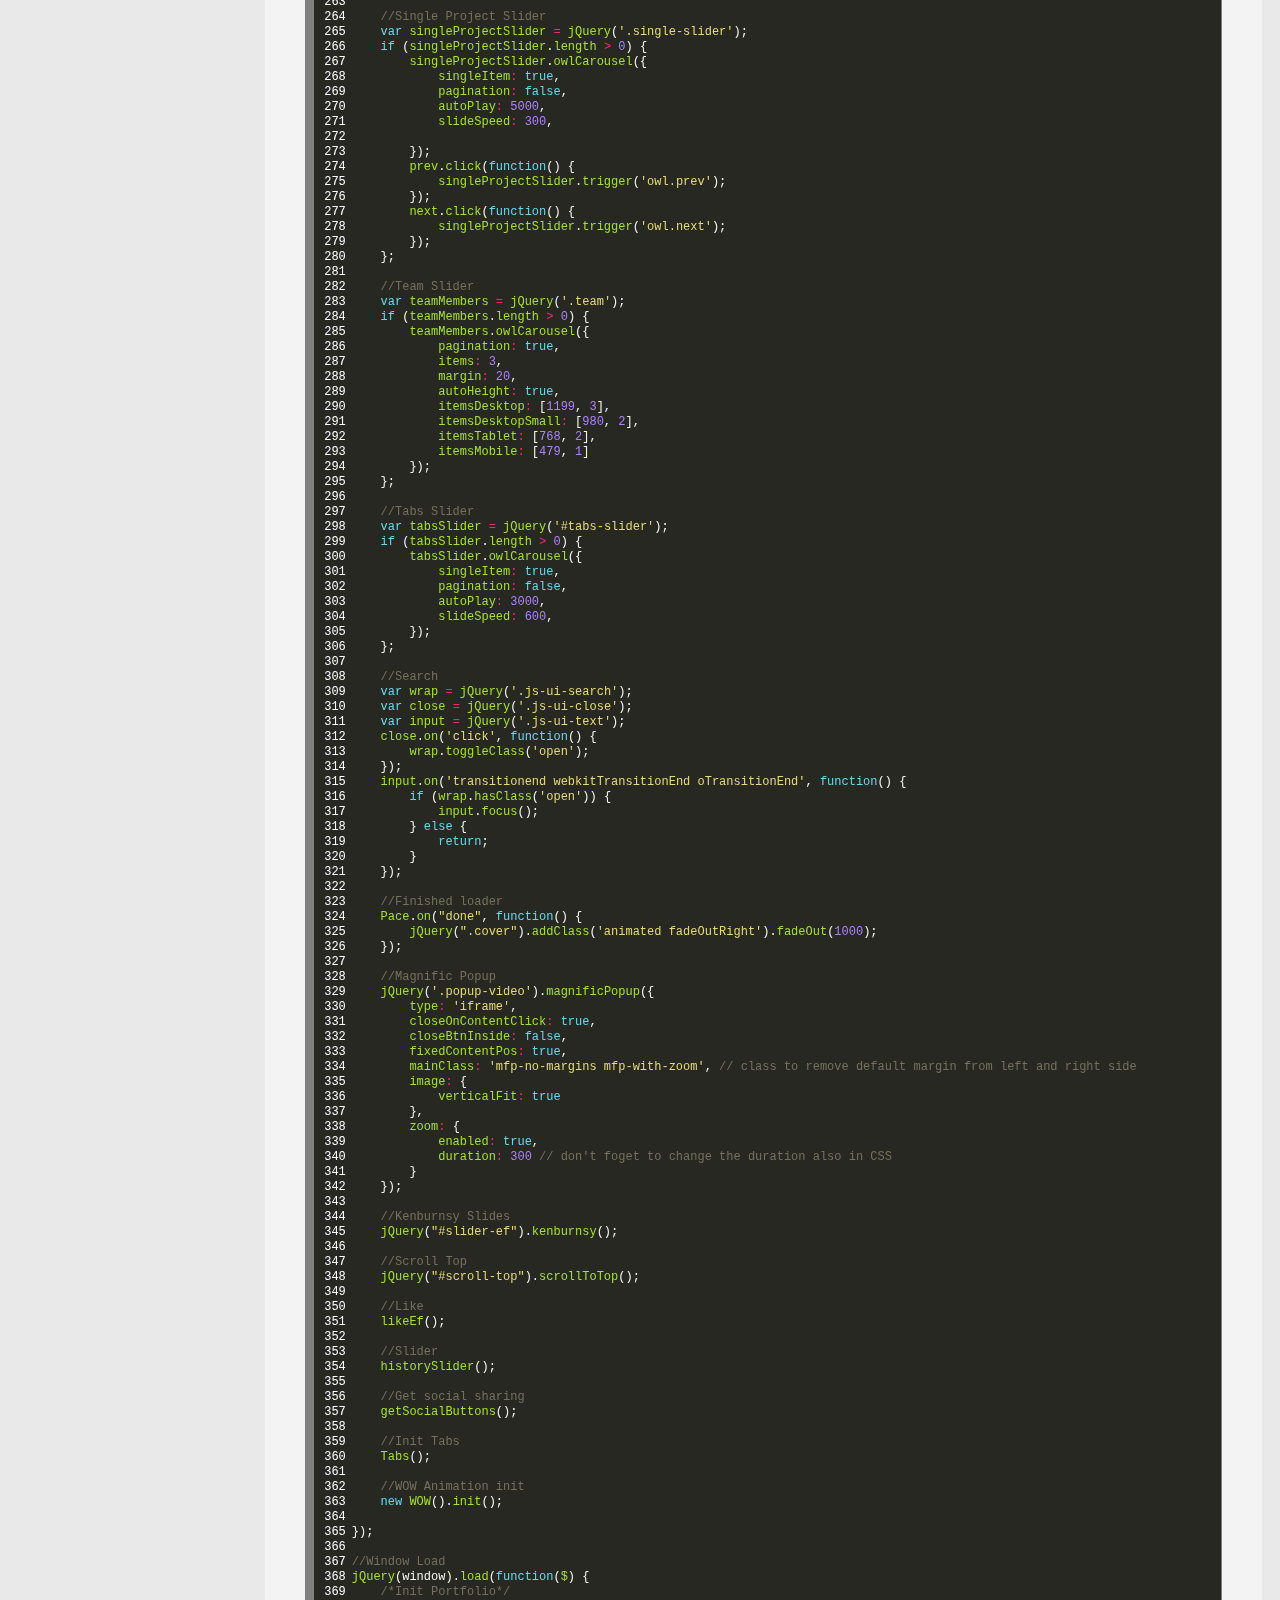
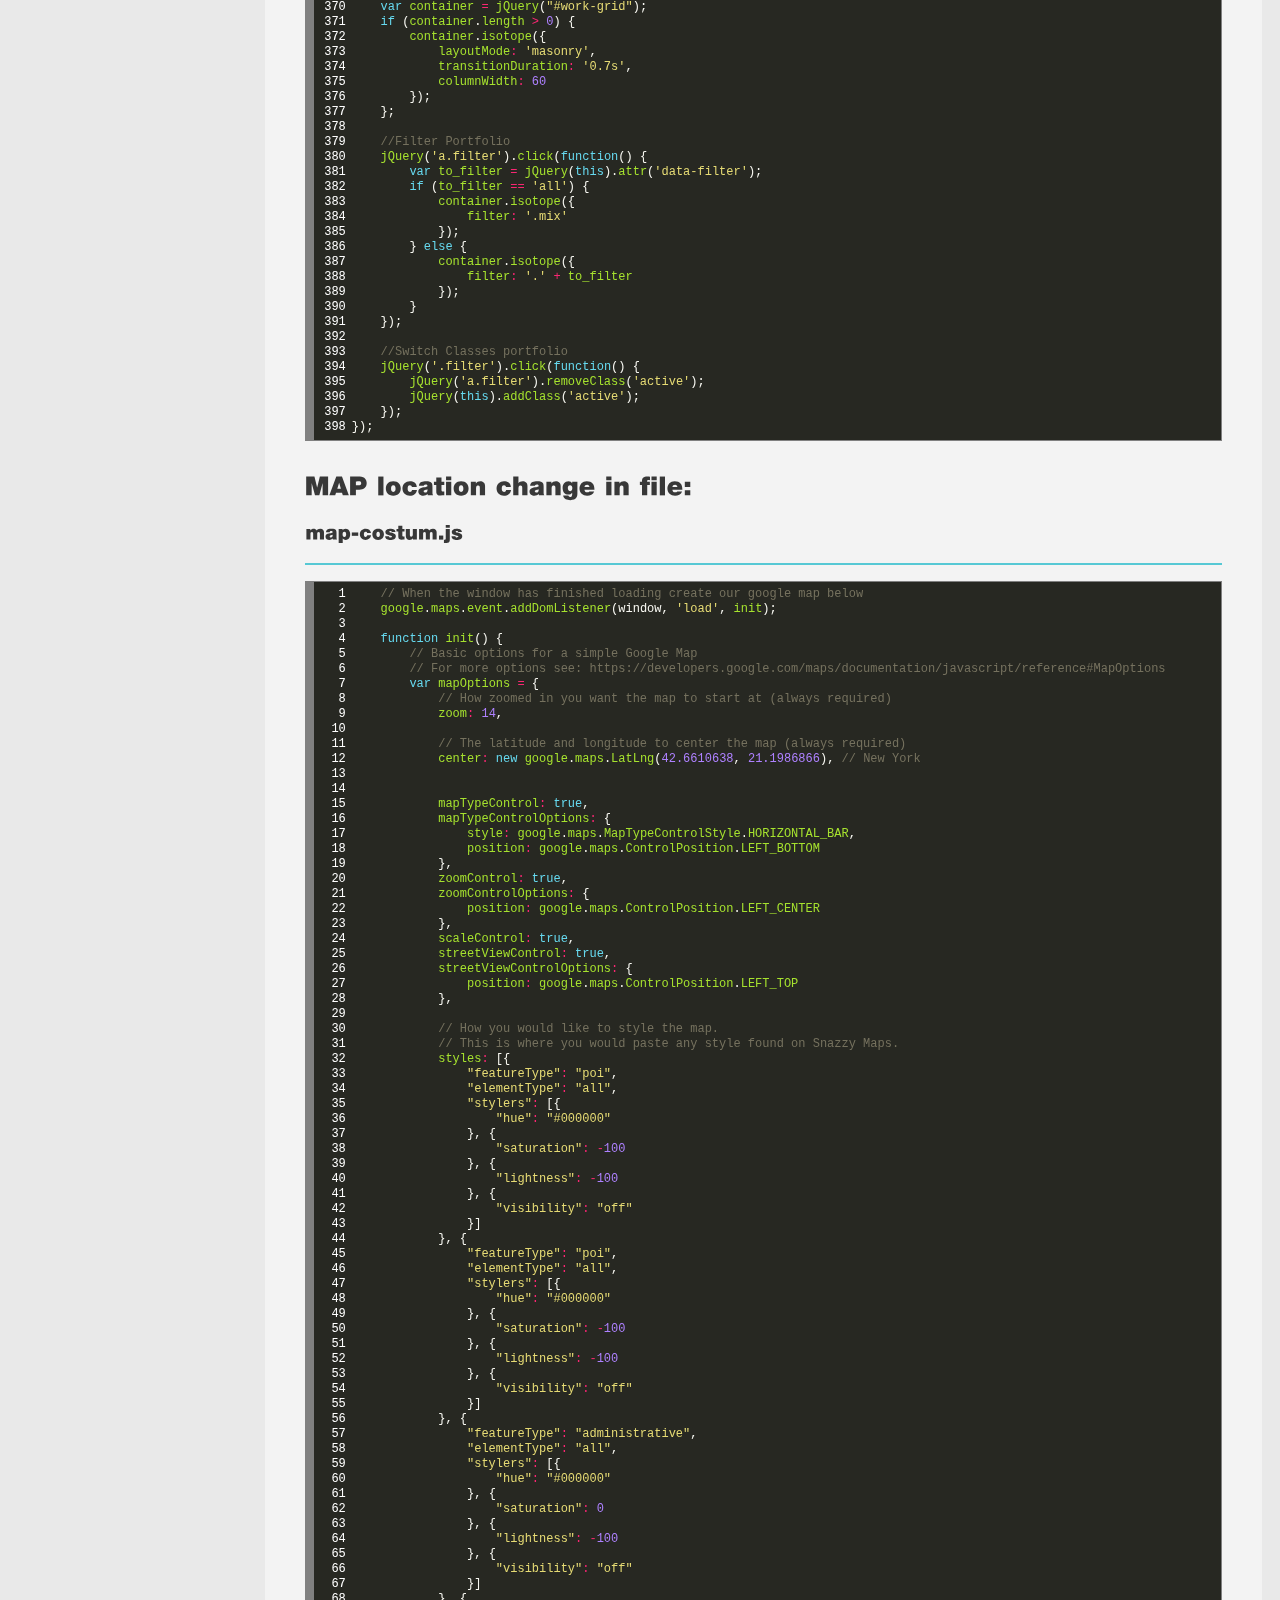
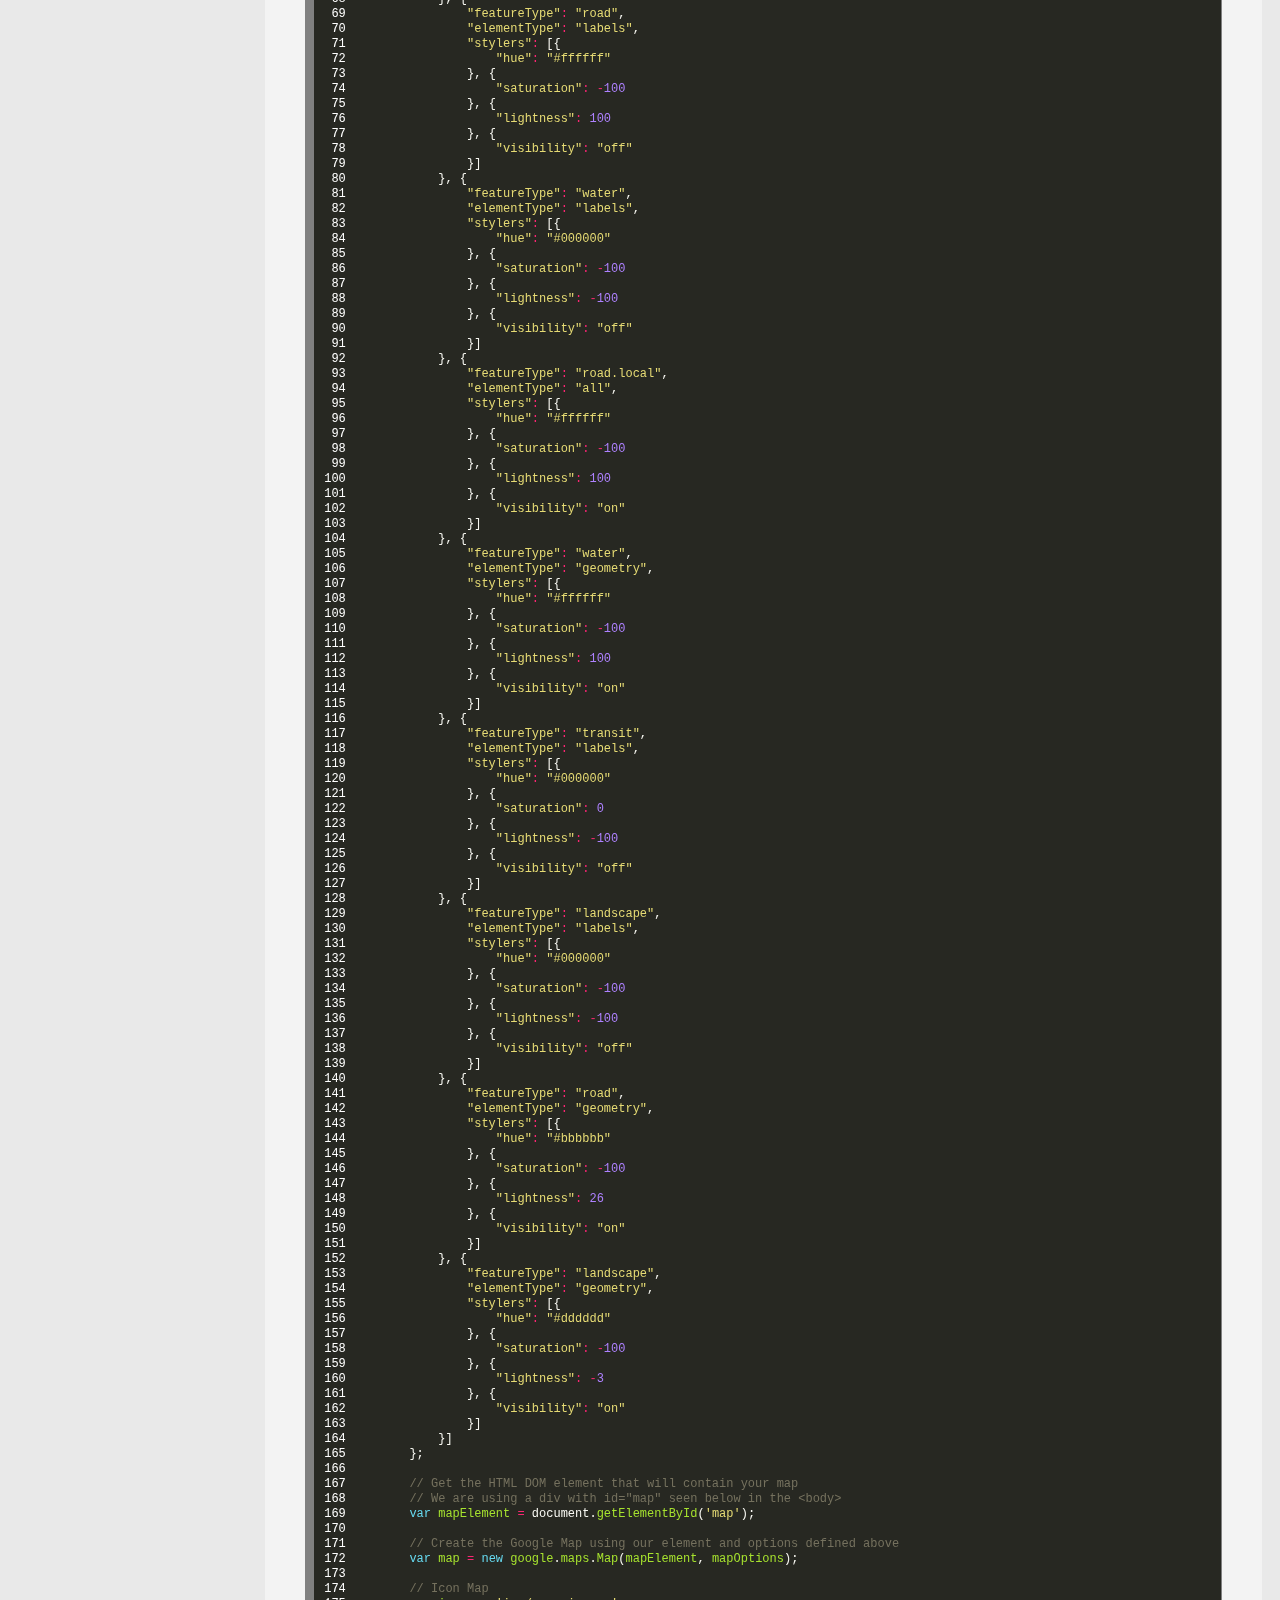
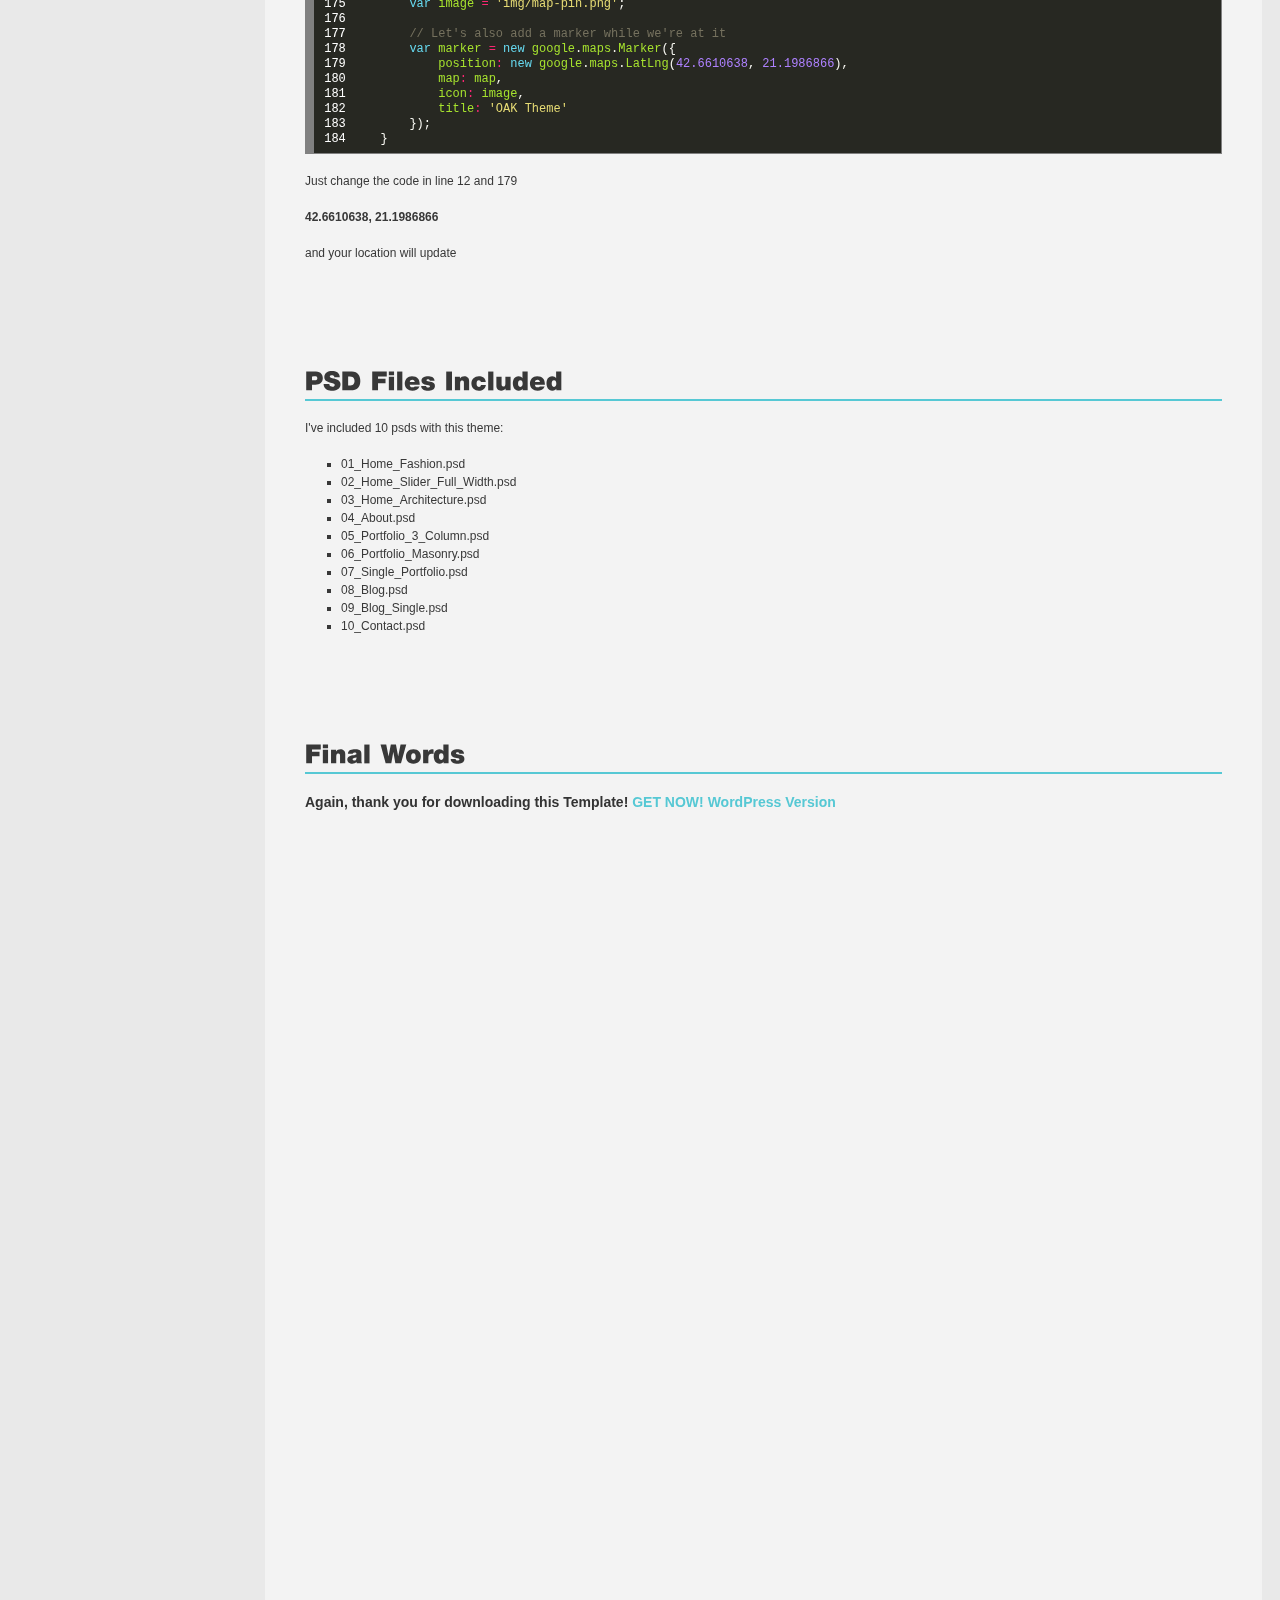
<file: 02_Documentation/index.html>
<!doctype html>  
<!--[if IE 6 ]><html lang="en-us" class="ie6"> <![endif]-->
<!--[if IE 7 ]><html lang="en-us" class="ie7"> <![endif]-->
<!--[if IE 8 ]><html lang="en-us" class="ie8"> <![endif]-->
<!--[if (gt IE 7)|!(IE)]><!-->
<html lang="en-us"><!--<![endif]-->
<head>
	<meta charset="utf-8">
	
	<title>OAK - Creative Multi-Purpose HTML Template</title>
	
	<meta name="description" content="">
	<meta name="author" content="EliteFingers">
	<meta name="copyright" content="EliteFingers">
	<meta name="generator" content="Documenter v2.0 http://rxa.li/documenter">

	<link rel="stylesheet" href="assets/css/documenter_style.css" media="all">
	<script src="assets/js/google-code-prettify/prettify.js"></script>
	<link rel="stylesheet" href="assets/css/custom.css" media="screen">
	<link rel="shortcut icon" type="image/x-icon" href="favicon.ico" />
	<script src="assets/js/jquery.js"></script>
	<script src="assets/js/cufon.js"></script><script src="assets/js/font.js"></script><script>Cufon.replace("h1, h2, h3, h4, h5, h6");</script>
	<script src="assets/js/jquery.scrollTo.js"></script>
	<script src="assets/js/jquery.easing.js"></script>
	<script>document.createElement('section');var duration='450',easing='easeOutExpo';</script>
	<script src="assets/js/script.js"></script>
	
	<style>
		html{background-color:#E9E9E9;color:#383838;}
		::-moz-selection{background:#FF9900;color:#424242;}
		::selection{background:#FF9900;color:#424242;}
		#documenter_sidebar #documenter_logo{background-image:url(assets/images/image_1.png);}
		a{color: #56c8d4;}
		.btn {
			border-radius:3px;
		}
		.btn-primary {
			  background-image: -moz-linear-gradient(top, #FFFFFF, #B56D00);
			  background-image: -ms-linear-gradient(top, #FFFFFF, #B56D00);
			  background-image: -webkit-gradient(linear, 0 0, 0 FFFFFF%, from(#BCBCBC), to(#B56D00));
			  background-image: -webkit-linear-gradient(top, #FFFFFF, #B56D00);
			  background-image: -o-linear-gradient(top, #FFFFFF, #B56D00);
			  background-image: linear-gradient(top, #FFFFFF, #B56D00);
			  filter: progid:DXImageTransform.Microsoft.gradient(startColorstr='#FFFFFF', endColorstr='#B56D00', GradientType=0);
			  border-color: #B56D00 #B56D00 #bfbfbf;
			  color:#FFFFFF;
		}
		.btn-primary:hover,
		.btn-primary:active,
		.btn-primary.active,
		.btn-primary.disabled,
		.btn-primary[disabled] {
		  border-color: #FFFFFF #FFFFFF #bfbfbf;
		  background-color: #B56D00;
		}

		pre{
			color: #fff;
		}
		hr{border-top:1px solid #56c8d4;border-bottom:1px solid #56c8d4;}
		#documenter_sidebar, #documenter_sidebar ul a{background-color:#F4F4F4;color:#222222;}
		#documenter_sidebar ul a:hover{background:#56c8d4;color:#424242;border-top:1px solid #56c8d4;}
		#documenter_sidebar ul a.current{background:#56c8d4;color:#424242;border-top:1px solid #56c8d4;}
		#documenter_copyright{display:block !important;visibility:visible !important;}
	</style>
	
</head>
<body class="documenter-project-madrin-law">
	<div id="documenter_sidebar">
		<a href="#documenter_cover" id="documenter_logo"></a>
		<ul id="documenter_nav">
			<li><a class="current" href="#documenter_cover">Start</a></li>
				
			<li><a href="#template_features" title="Template Features">Template Features</a></li>
			<li><a href="#installing_template" title="Installing Template.">Installing Template.</a></li>
			<li><a href="#html_structure" title="HTML Structure">HTML Structure</a></li>
			<li><a href="#head_css_structure" title="HEAD/CSS Structure">HEAD/CSS Structure</a></li>
			<li><a href="#navigation" title="Navigation">Navigation</a></li>
			<li><a href="#portfolio" title="Portfolio">Portfolio</a></li>
			<li><a href="#javascript" title="JavaScript">JavaScript</a></li>
			<li><a href="#psd_files_included" title="PSD Files Included">PSD Files Included</a></li>
			<li><a href="#final_words" title="Final Words">Final Words</a></li>

		</ul>
		<div id="documenter_copyright">Copyright EliteFingers 2015<br>
		made with the <a href="http://rxa.li/documenter">Documenter v2.0</a> 
		</div>
	</div>
	<div id="documenter_content">
	<section id="documenter_cover">
	<h1>OAK - Creative Multi-Purpose HTML Template</h1>
	<h2>Made with Boostrap 3</h2>
	<hr>
	<ul>
	<li>Created: 12/12/2015</li>
	<li>Latest update: 12/12/2015</li>
	<li>by: EliteFingers</li>
	<li><a href="http://www.themeforest.net/user/elitefingers">www.themeforest.net/user/elitefingers</a></li>
	<li>email: <a href="mailto:info@elitefingers.com">info@elitefingers.com</a></li>
	</ul>
	<p>We would happily welcome feedback from you on how, if anywhere, you would like this documentation improved. If you would find anything a little bit easier and more helpful if we went into more detail, or explained something a little better - we'd be happy to hear it. We want OAK to be the best theme! If you have any comments, please mail us via the form on <a href="http://www.themeforest.net/user/elitefingers" target="_blank">http://www.themeforest.net/user/elitefingers</a></p>
	</section>
	
	<section id="template_features">
	<div class="page-header"><h3>Template Features</h3><hr class="notop"></div>
<ul style="margin: 0px 0px 0px 20px; padding-right: 0px; padding-left: 0px; border: 0px; vertical-align: baseline; font-family: 'Open Sans', sans-serif; font-stretch: inherit; line-height: 24px; font-size: 14px; color: rgb(65, 65, 65); list-style: square !important;">
	<li style="margin: 0px 0px 10px; padding: 0px 0px 0px 10px; border: 0px; vertical-align: baseline; font-family: inherit; font-style: inherit; font-variant: inherit; font-weight: inherit; font-stretch: inherit; line-height: inherit;">
		Cleand &amp; Simple Design</li>
	<li style="margin: 0px 0px 10px; padding: 0px 0px 0px 10px; border: 0px; vertical-align: baseline; font-family: inherit; font-style: inherit; font-variant: inherit; font-weight: inherit; font-stretch: inherit; line-height: inherit;">
		HTML5 &amp; CSS3</li>
	<li style="margin: 0px 0px 10px; padding: 0px 0px 0px 10px; border: 0px; vertical-align: baseline; font-family: inherit; font-style: inherit; font-variant: inherit; font-weight: inherit; font-stretch: inherit; line-height: inherit;">
		Fully Responsive Design</li>
	<li style="margin: 0px 0px 10px; padding: 0px 0px 0px 10px; border: 0px; vertical-align: baseline; font-family: inherit; font-style: inherit; font-variant: inherit; font-weight: inherit; font-stretch: inherit; line-height: inherit;">
		Clean Code, Easy to Understand</li>
	<li style="margin: 0px 0px 10px; padding: 0px 0px 0px 10px; border: 0px; vertical-align: baseline; font-family: inherit; font-style: inherit; font-variant: inherit; font-weight: inherit; font-stretch: inherit; line-height: inherit;">
		Crossbrowser Compatible with IE10+, Firefox, Safari, Opera, Chrome</li>
	<li style="margin: 0px 0px 10px; padding: 0px 0px 0px 10px; border: 0px; vertical-align: baseline; font-family: inherit; font-style: inherit; font-variant: inherit; font-weight: inherit; font-stretch: inherit; line-height: inherit;">
		Extensive Documentation</li>
	<li style="margin: 0px 0px 10px; padding: 0px 0px 0px 10px; border: 0px; vertical-align: baseline; font-family: inherit; font-style: inherit; font-variant: inherit; font-weight: inherit; font-stretch: inherit; line-height: inherit;">
		PSD files Included</li>
	<li style="margin: 0px 0px 10px; padding: 0px 0px 0px 10px; border: 0px; vertical-align: baseline; font-family: inherit; font-style: inherit; font-variant: inherit; font-weight: inherit; font-stretch: inherit; line-height: inherit;">
		And much more</li>
</ul>
</section>
<section id="installing_template">
	<div class="page-header"><h3>Installing Template.</h3><hr class="notop"></div>
<p style="margin: 0px 0px 20px; padding: 0px; border: 0px; vertical-align: baseline; font-family: 'Open Sans', sans-serif; font-stretch: inherit; line-height: 24px; font-size: 14px; color: rgb(65, 65, 65);">
	After unzip the download pack, you&#39;ll found a&nbsp;<span style="font-weight: 600; color: rgb(51, 51, 51);">Template Folder</span>&nbsp;with all the files.</p>
<p style="margin: 0px 0px 20px; padding: 0px; border: 0px; vertical-align: baseline; font-family: 'Open Sans', sans-serif; font-stretch: inherit; line-height: 24px; font-size: 14px; color: rgb(65, 65, 65);">
	You can view this Template in any browser, you can display or edit the Template without an internet connection.</p>
<p style="margin: 0px 0px 20px; padding: 0px; border: 0px; vertical-align: baseline; font-family: 'Open Sans', sans-serif; font-stretch: inherit; line-height: 24px; font-size: 14px; color: rgb(65, 65, 65);">
<p style="margin: 0px 0px 20px; padding: 0px; border: 0px; vertical-align: baseline; font-family: 'Open Sans', sans-serif; font-stretch: inherit; line-height: 24px; font-size: 14px; color: rgb(65, 65, 65);">
	Now open your FTP Client (like Filezilla) and upload the content of the Template on your server root.</p>
<p style="margin: 0px 0px 20px; padding: 0px; border: 0px; vertical-align: baseline; font-family: 'Open Sans', sans-serif; font-stretch: inherit; line-height: 24px; font-size: 14px; color: rgb(65, 65, 65);">
	Once the files are done uploading go to www.yourdomainname.com/index.html</p>
<p style="margin: 0px 0px 20px; padding: 0px; border: 0px; vertical-align: baseline; font-family: 'Open Sans', sans-serif; font-stretch: inherit; line-height: 24px; font-size: 14px; color: rgb(65, 65, 65);">
</section>
<section id="html_structure">
	<div class="page-header"><h3>HTML Structure</h3><hr class="notop"></div>
<p style="margin: 0px 0px 20px; padding: 0px; border: 0px; vertical-align: baseline; font-family: 'Open Sans', sans-serif; font-stretch: inherit; line-height: 24px; font-size: 14px; color: rgb(65, 65, 65);">
	This Template has a Responsive layout and is based on the&nbsp;<span style="font-weight: 600; color: rgb(51, 51, 51);">Bootstrap Framework</span>. For more information about this visit <a href="http://getbootstrap.com/" style="margin: 0px; padding: 0px; border: 0px; vertical-align: baseline; font-family: inherit; font-style: inherit; font-variant: inherit; font-weight: bold; font-stretch: inherit; line-height: inherit; text-decoration: none; -webkit-transition: all 0.15s linear; transition: all 0.15s linear; color: rgb(51, 51, 51);" target="_blank">GetBootstrap</a>.</p>
<p style="margin: 0px 0px 20px; padding: 0px; border: 0px; vertical-align: baseline; font-family: 'Open Sans', sans-serif; font-stretch: inherit; line-height: 24px; font-size: 14px; color: rgb(65, 65, 65);">
	The default Bootstrap grid system utilizes 12 columns, making for a 940px wide container without responsive features enabled. With the responsive CSS file added, the grid adapts to be 724px and 1170px wide depending on your viewport. Below 767px viewports, the columns become fluid and stack vertically.</p>
</section>
<section id="head_css_structure">
	<div class="page-header"><h3>HEAD/CSS Structure</h3><hr class="notop"></div>
<p>
	<span style="color: rgb(65, 65, 65); font-family: 'Open Sans', sans-serif; font-size: 14px; line-height: 24px;">These are the css files that are loaded into templates in&nbsp;</span><span style="font-weight: 600; color: rgb(51, 51, 51); font-family: 'Open Sans', sans-serif; font-size: 14px; line-height: 24px;">Head Section</span><span style="color: rgb(65, 65, 65); font-family: 'Open Sans', sans-serif; font-size: 14px; line-height: 24px;">.</span></p>


<div>

<!-- HTML generated using hilite.me --><div style="background: #272822; overflow:auto;width:auto;border:solid gray;border-width:.1em .1em .1em .8em;padding:.2em .6em;"><table><tr><td><pre style="margin: 0; line-height: 125%"> 1
 2
 3
 4
 5
 6
 7
 8
 9
10
11
12
13
14
15
16
17
18
19
20
21
22
23
24
25
26
27
28
29
30
31
32
33
34
35
36
37
38
39
40
41
42
43
44
45
46
47
48
49
50
51
52
53</pre></td><td><pre style="margin: 0; line-height: 125%"><span style="color: #75715e">&lt;!doctype html&gt;</span>
<span style="color: #f92672">&lt;html</span> <span style="color: #a6e22e">class=</span><span style="color: #e6db74">&quot;no-js&quot;</span> <span style="color: #a6e22e">lang=</span><span style="color: #e6db74">&quot;&quot;</span><span style="color: #f92672">&gt;</span>

<span style="color: #f92672">&lt;head&gt;</span>
    <span style="color: #f92672">&lt;meta</span> <span style="color: #a6e22e">charset=</span><span style="color: #e6db74">&quot;utf-8&quot;</span><span style="color: #f92672">&gt;</span>
    <span style="color: #f92672">&lt;title&gt;</span>OAK - HTML Theme<span style="color: #f92672">&lt;/title&gt;</span>
    <span style="color: #f92672">&lt;meta</span> <span style="color: #a6e22e">name=</span><span style="color: #e6db74">&quot;description&quot;</span> <span style="color: #a6e22e">content=</span><span style="color: #e6db74">&quot;&quot;</span><span style="color: #f92672">&gt;</span>
    <span style="color: #f92672">&lt;meta</span> <span style="color: #a6e22e">name=</span><span style="color: #e6db74">&quot;msapplication-tap-highlight&quot;</span> <span style="color: #a6e22e">content=</span><span style="color: #e6db74">&quot;yes&quot;</span> <span style="color: #f92672">/&gt;</span>
    <span style="color: #f92672">&lt;meta</span> <span style="color: #a6e22e">name=</span><span style="color: #e6db74">&quot;viewport&quot;</span> <span style="color: #a6e22e">content=</span><span style="color: #e6db74">&quot;width=device-width, user-scalable=no, initial-scale=1, minimum-scale=1.0, maximum-scale=1.0&quot;</span> <span style="color: #f92672">/&gt;</span>

    <span style="color: #75715e">&lt;!-- Google Web Font --&gt;</span>
    <span style="color: #f92672">&lt;link</span> <span style="color: #a6e22e">href=</span><span style="color: #e6db74">&#39;http://fonts.googleapis.com/css?family=Ubuntu:300,400,500,700&#39;</span> <span style="color: #a6e22e">rel=</span><span style="color: #e6db74">&#39;stylesheet&#39;</span> <span style="color: #a6e22e">type=</span><span style="color: #e6db74">&#39;text/css&#39;</span><span style="color: #f92672">&gt;</span>
    <span style="color: #f92672">&lt;link</span> <span style="color: #a6e22e">href=</span><span style="color: #e6db74">&#39;http://fonts.googleapis.com/css?family=Lekton:400,700,400italic&#39;</span> <span style="color: #a6e22e">rel=</span><span style="color: #e6db74">&#39;stylesheet&#39;</span> <span style="color: #a6e22e">type=</span><span style="color: #e6db74">&#39;text/css&#39;</span><span style="color: #f92672">&gt;</span>

    <span style="color: #75715e">&lt;!--  Bootstrap 3--&gt;</span>
    <span style="color: #f92672">&lt;link</span> <span style="color: #a6e22e">rel=</span><span style="color: #e6db74">&quot;stylesheet&quot;</span> <span style="color: #a6e22e">href=</span><span style="color: #e6db74">&quot;css/bootstrap.min.css&quot;</span><span style="color: #f92672">&gt;</span>

    <span style="color: #75715e">&lt;!-- OWL Carousel --&gt;</span>
    <span style="color: #f92672">&lt;link</span> <span style="color: #a6e22e">rel=</span><span style="color: #e6db74">&quot;stylesheet&quot;</span> <span style="color: #a6e22e">href=</span><span style="color: #e6db74">&quot;css/owl.carousel.css&quot;</span><span style="color: #f92672">&gt;</span>
    <span style="color: #f92672">&lt;link</span> <span style="color: #a6e22e">rel=</span><span style="color: #e6db74">&quot;stylesheet&quot;</span> <span style="color: #a6e22e">href=</span><span style="color: #e6db74">&quot;css/owl.theme.css&quot;</span><span style="color: #f92672">&gt;</span>

    <span style="color: #75715e">&lt;!--  Slider --&gt;</span>
    <span style="color: #f92672">&lt;link</span> <span style="color: #a6e22e">rel=</span><span style="color: #e6db74">&quot;stylesheet&quot;</span> <span style="color: #a6e22e">href=</span><span style="color: #e6db74">&quot;css/jquery.kenburnsy.css&quot;</span><span style="color: #f92672">&gt;</span>

    <span style="color: #75715e">&lt;!-- Animate Css --&gt;</span>
    <span style="color: #f92672">&lt;link</span> <span style="color: #a6e22e">rel=</span><span style="color: #e6db74">&quot;stylesheet&quot;</span> <span style="color: #a6e22e">href=</span><span style="color: #e6db74">&quot;css/animate.css&quot;</span><span style="color: #f92672">&gt;</span>

    <span style="color: #75715e">&lt;!-- Web Icons Font --&gt;</span>
    <span style="color: #f92672">&lt;link</span> <span style="color: #a6e22e">rel=</span><span style="color: #e6db74">&quot;stylesheet&quot;</span> <span style="color: #a6e22e">href=</span><span style="color: #e6db74">&quot;css/pe-icon-7-stroke.css&quot;</span><span style="color: #f92672">&gt;</span>
    <span style="color: #f92672">&lt;link</span> <span style="color: #a6e22e">rel=</span><span style="color: #e6db74">&quot;stylesheet&quot;</span> <span style="color: #a6e22e">href=</span><span style="color: #e6db74">&quot;css/iconmoon.css&quot;</span><span style="color: #f92672">&gt;</span>
    <span style="color: #f92672">&lt;link</span> <span style="color: #a6e22e">rel=</span><span style="color: #e6db74">&quot;stylesheet&quot;</span> <span style="color: #a6e22e">href=</span><span style="color: #e6db74">&quot;css/et-line.css&quot;</span><span style="color: #f92672">&gt;</span>
    <span style="color: #f92672">&lt;link</span> <span style="color: #a6e22e">rel=</span><span style="color: #e6db74">&quot;stylesheet&quot;</span> <span style="color: #a6e22e">href=</span><span style="color: #e6db74">&quot;css/ionicons.css&quot;</span><span style="color: #f92672">&gt;</span>

    <span style="color: #75715e">&lt;!-- Magnific PopUp --&gt;</span>
    <span style="color: #f92672">&lt;link</span> <span style="color: #a6e22e">rel=</span><span style="color: #e6db74">&quot;stylesheet&quot;</span> <span style="color: #a6e22e">href=</span><span style="color: #e6db74">&quot;css/magnific-popup.css&quot;</span><span style="color: #f92672">&gt;</span>

    <span style="color: #75715e">&lt;!-- Tabs --&gt;</span>
    <span style="color: #f92672">&lt;link</span> <span style="color: #a6e22e">rel=</span><span style="color: #e6db74">&quot;stylesheet&quot;</span> <span style="color: #a6e22e">type=</span><span style="color: #e6db74">&quot;text/css&quot;</span> <span style="color: #a6e22e">href=</span><span style="color: #e6db74">&quot;css/tabs.css&quot;</span> <span style="color: #f92672">/&gt;</span>
    <span style="color: #f92672">&lt;link</span> <span style="color: #a6e22e">rel=</span><span style="color: #e6db74">&quot;stylesheet&quot;</span> <span style="color: #a6e22e">type=</span><span style="color: #e6db74">&quot;text/css&quot;</span> <span style="color: #a6e22e">href=</span><span style="color: #e6db74">&quot;css/tabstyles.css&quot;</span> <span style="color: #f92672">/&gt;</span>

    <span style="color: #75715e">&lt;!-- Loader Style --&gt;</span>
    <span style="color: #f92672">&lt;link</span> <span style="color: #a6e22e">rel=</span><span style="color: #e6db74">&quot;stylesheet&quot;</span> <span style="color: #a6e22e">href=</span><span style="color: #e6db74">&quot;css/loader-3.css&quot;</span><span style="color: #f92672">&gt;</span>

    <span style="color: #75715e">&lt;!-- Costum Styles --&gt;</span>
    <span style="color: #f92672">&lt;link</span> <span style="color: #a6e22e">rel=</span><span style="color: #e6db74">&quot;stylesheet&quot;</span> <span style="color: #a6e22e">href=</span><span style="color: #e6db74">&quot;css/main.css&quot;</span><span style="color: #f92672">&gt;</span>
    <span style="color: #f92672">&lt;link</span> <span style="color: #a6e22e">rel=</span><span style="color: #e6db74">&quot;stylesheet&quot;</span> <span style="color: #a6e22e">href=</span><span style="color: #e6db74">&quot;css/responsive.css&quot;</span><span style="color: #f92672">&gt;</span>

    <span style="color: #75715e">&lt;!-- Favicon --&gt;</span>
    <span style="color: #f92672">&lt;link</span> <span style="color: #a6e22e">rel=</span><span style="color: #e6db74">&quot;icon&quot;</span> <span style="color: #a6e22e">type=</span><span style="color: #e6db74">&quot;image/ico&quot;</span> <span style="color: #a6e22e">href=</span><span style="color: #e6db74">&quot;favicon.ico&quot;</span><span style="color: #f92672">&gt;</span>

    <span style="color: #75715e">&lt;!-- Modernizer &amp; Respond js --&gt;</span>
    <span style="color: #f92672">&lt;script </span><span style="color: #a6e22e">src=</span><span style="color: #e6db74">&quot;js/vendor/modernizr-2.8.3-respond-1.4.2.min.js&quot;</span><span style="color: #f92672">&gt;&lt;/script&gt;</span>
<span style="color: #f92672">&lt;/head&gt;</span>
</pre></td></tr></table></div>


</div><!-- ./div -->


<span style="color: rgb(65, 65, 65); font-family: 'Open Sans', sans-serif; font-size: 14px; line-height: 24px;">These are the 3 css files with 3 types of loaders in line 42:</span> <br>
<span style="font-weight: 600; color: rgb(51, 51, 51); font-family: 'Open Sans', sans-serif; font-size: 14px; line-height: 24px;">Now is set code: <i>loader-3.css</i> you can change it to: <i>loader-1.css</i> or <i>loader-2.css</i></span><span style="color: rgb(65, 65, 65); font-family: 'Open Sans', sans-serif; font-size: 14px; line-height: 24px;">.</span></p>

<section id="navigation">
	<div class="page-header"><h3>Navigation</h3><hr class="notop"></div>
	<p><span style="color: rgb(65, 65, 65); font-family: 'Open Sans', sans-serif; font-size: 14px; line-height: 24px;">There two types of menus which can be used</span></p>

		<p><span style="color: rgb(65, 65, 65); font-family: 'Open Sans', sans-serif; font-size: 14px; line-height: 24px;">Navigation by default is Hamburger menu and code is as below:</span></p>


<div>
<!-- HTML generated using hilite.me --><div style="background: #272822; overflow:auto;width:auto;border:solid gray;border-width:.1em .1em .1em .8em;padding:.2em .6em;"><table><tr><td><pre style="margin: 0; line-height: 125%"> 1
 2
 3
 4
 5
 6
 7
 8
 9
10
11
12
13
14
15
16
17
18
19
20
21
22
23
24
25
26
27
28
29
30
31
32
33
34
35
36
37
38
39
40
41
42
43
44
45
46
47
48
49
50
51
52
53
54
55
56
57
58
59
60
61
62
63
64
65
66</pre></td><td><pre style="margin: 0; line-height: 125%">            <span style="color: #75715e">&lt;!-- Menu Hamburger (Default) --&gt;</span>
            <span style="color: #f92672">&lt;button</span> <span style="color: #a6e22e">class=</span><span style="color: #e6db74">&quot;main-menu-indicator&quot;</span> <span style="color: #a6e22e">id=</span><span style="color: #e6db74">&quot;open-button&quot;</span><span style="color: #f92672">&gt;</span>
                <span style="color: #f92672">&lt;span</span> <span style="color: #a6e22e">class=</span><span style="color: #e6db74">&quot;line&quot;</span><span style="color: #f92672">&gt;&lt;/span&gt;</span>
            <span style="color: #f92672">&lt;/button&gt;</span>
            
            <span style="color: #f92672">&lt;div</span> <span style="color: #a6e22e">class=</span><span style="color: #e6db74">&quot;menu-wrap&quot;</span> <span style="color: #a6e22e">style=</span><span style="color: #e6db74">&quot;background-image: url(img/nav_bg.jpg)&quot;</span><span style="color: #f92672">&gt;</span>
                <span style="color: #f92672">&lt;div</span> <span style="color: #a6e22e">class=</span><span style="color: #e6db74">&quot;menu-content&quot;</span><span style="color: #f92672">&gt;</span>
                    <span style="color: #f92672">&lt;div</span> <span style="color: #a6e22e">class=</span><span style="color: #e6db74">&quot;navigation&quot;</span><span style="color: #f92672">&gt;</span>
                        <span style="color: #f92672">&lt;span</span> <span style="color: #a6e22e">class=</span><span style="color: #e6db74">&quot;pe-7s-close close-menu&quot;</span> <span style="color: #a6e22e">id=</span><span style="color: #e6db74">&quot;close-button&quot;</span><span style="color: #f92672">&gt;&lt;/span&gt;</span>
                        <span style="color: #f92672">&lt;div</span> <span style="color: #a6e22e">class=</span><span style="color: #e6db74">&quot;search-wrap js-ui-search&quot;</span><span style="color: #f92672">&gt;</span>
                            <span style="color: #f92672">&lt;input</span> <span style="color: #a6e22e">class=</span><span style="color: #e6db74">&quot;js-ui-text&quot;</span> <span style="color: #a6e22e">type=</span><span style="color: #e6db74">&quot;text&quot;</span> <span style="color: #a6e22e">placeholder=</span><span style="color: #e6db74">&quot;Search Here...&quot;</span><span style="color: #f92672">&gt;</span>
                            <span style="color: #f92672">&lt;span</span> <span style="color: #a6e22e">class=</span><span style="color: #e6db74">&quot;eks js-ui-close&quot;</span><span style="color: #f92672">&gt;&lt;/span&gt;</span>
                        <span style="color: #f92672">&lt;/div&gt;</span>
                    <span style="color: #f92672">&lt;/div&gt;</span>
                    <span style="color: #f92672">&lt;nav</span> <span style="color: #a6e22e">class=</span><span style="color: #e6db74">&quot;menu&quot;</span><span style="color: #f92672">&gt;</span>
                        <span style="color: #f92672">&lt;div</span> <span style="color: #a6e22e">class=</span><span style="color: #e6db74">&quot;menu-list&quot;</span><span style="color: #f92672">&gt;</span>
                            <span style="color: #f92672">&lt;ul&gt;</span>
                                <span style="color: #f92672">&lt;li</span> <span style="color: #a6e22e">class=</span><span style="color: #e6db74">&quot;menu-item-has-children&quot;</span><span style="color: #f92672">&gt;&lt;a</span> <span style="color: #a6e22e">href=</span><span style="color: #e6db74">&quot;#&quot;</span><span style="color: #f92672">&gt;</span>Home<span style="color: #f92672">&lt;/a&gt;</span>
                                    <span style="color: #f92672">&lt;ul</span> <span style="color: #a6e22e">class=</span><span style="color: #e6db74">&quot;sub-menu&quot;</span><span style="color: #f92672">&gt;</span>
                                        <span style="color: #f92672">&lt;li&gt;&lt;a</span> <span style="color: #a6e22e">href=</span><span style="color: #e6db74">&quot;index.html&quot;</span><span style="color: #f92672">&gt;</span>- Default<span style="color: #f92672">&lt;/a&gt;&lt;/li&gt;</span>
                                        <span style="color: #f92672">&lt;li&gt;&lt;a</span> <span style="color: #a6e22e">href=</span><span style="color: #e6db74">&quot;index-architecture.html&quot;</span><span style="color: #f92672">&gt;</span>- Architecture<span style="color: #f92672">&lt;/a&gt;&lt;/li&gt;</span>
                                        <span style="color: #f92672">&lt;li&gt;&lt;a</span> <span style="color: #a6e22e">href=</span><span style="color: #e6db74">&quot;index-full-slider.html&quot;</span><span style="color: #f92672">&gt;</span>- Slider Full Width<span style="color: #f92672">&lt;/a&gt;&lt;/li&gt;</span>
                                    <span style="color: #f92672">&lt;/ul&gt;</span>
                                <span style="color: #f92672">&lt;/li&gt;</span>
                                <span style="color: #f92672">&lt;li&gt;&lt;a</span> <span style="color: #a6e22e">href=</span><span style="color: #e6db74">&quot;about.html&quot;</span><span style="color: #f92672">&gt;</span>About<span style="color: #f92672">&lt;/a&gt;&lt;/li&gt;</span>
                                <span style="color: #f92672">&lt;li</span> <span style="color: #a6e22e">class=</span><span style="color: #e6db74">&quot;menu-item-has-children&quot;</span><span style="color: #f92672">&gt;&lt;a</span> <span style="color: #a6e22e">href=</span><span style="color: #e6db74">&quot;#&quot;</span><span style="color: #f92672">&gt;</span>Portfolio<span style="color: #f92672">&lt;/a&gt;</span>
                                    <span style="color: #f92672">&lt;ul</span> <span style="color: #a6e22e">class=</span><span style="color: #e6db74">&quot;sub-menu&quot;</span><span style="color: #f92672">&gt;</span>
                                        <span style="color: #f92672">&lt;li&gt;&lt;a</span> <span style="color: #a6e22e">href=</span><span style="color: #e6db74">&quot;portfolio-2column.html&quot;</span><span style="color: #f92672">&gt;</span>-Portfolio 2 Column<span style="color: #f92672">&lt;/a&gt;&lt;/li&gt;</span>
                                        <span style="color: #f92672">&lt;li&gt;&lt;a</span> <span style="color: #a6e22e">href=</span><span style="color: #e6db74">&quot;portfolio-3column.html&quot;</span><span style="color: #f92672">&gt;</span>-Portfolio 3 Column<span style="color: #f92672">&lt;/a&gt;&lt;/li&gt;</span>
                                        <span style="color: #f92672">&lt;li&gt;&lt;a</span> <span style="color: #a6e22e">href=</span><span style="color: #e6db74">&quot;portfolio-masonry.html&quot;</span><span style="color: #f92672">&gt;</span>-Portfolio Masonry<span style="color: #f92672">&lt;/a&gt;&lt;/li&gt;</span>
                                        <span style="color: #f92672">&lt;li&gt;&lt;a</span> <span style="color: #a6e22e">href=</span><span style="color: #e6db74">&quot;portfolio-dribbble.html&quot;</span><span style="color: #f92672">&gt;</span>-Portfolio Dribbble<span style="color: #f92672">&lt;/a&gt;&lt;/li&gt;</span>
                                    <span style="color: #f92672">&lt;/ul&gt;</span>
                                <span style="color: #f92672">&lt;/li&gt;</span>
                                <span style="color: #f92672">&lt;li</span> <span style="color: #a6e22e">class=</span><span style="color: #e6db74">&quot;menu-item-has-children&quot;</span><span style="color: #f92672">&gt;&lt;a</span> <span style="color: #a6e22e">href=</span><span style="color: #e6db74">&quot;#&quot;</span><span style="color: #f92672">&gt;</span>Blog<span style="color: #f92672">&lt;/a&gt;</span>
                                    <span style="color: #f92672">&lt;ul</span> <span style="color: #a6e22e">class=</span><span style="color: #e6db74">&quot;sub-menu&quot;</span><span style="color: #f92672">&gt;</span>
                                        <span style="color: #f92672">&lt;li&gt;&lt;a</span> <span style="color: #a6e22e">href=</span><span style="color: #e6db74">&quot;blog.html&quot;</span><span style="color: #f92672">&gt;</span>Blog Default<span style="color: #f92672">&lt;/a&gt;&lt;/li&gt;</span>
                                        <span style="color: #f92672">&lt;li&gt;&lt;a</span> <span style="color: #a6e22e">href=</span><span style="color: #e6db74">&quot;blog-timeline.html&quot;</span><span style="color: #f92672">&gt;</span>Blog Timeline<span style="color: #f92672">&lt;/a&gt;&lt;/li&gt;</span>
                                        <span style="color: #f92672">&lt;li&gt;&lt;a</span> <span style="color: #a6e22e">href=</span><span style="color: #e6db74">&quot;single-blog.html&quot;</span><span style="color: #f92672">&gt;</span>Blog Single<span style="color: #f92672">&lt;/a&gt;&lt;/li&gt;</span>
                                    <span style="color: #f92672">&lt;/ul&gt;</span>
                                <span style="color: #f92672">&lt;/li&gt;</span>
                                <span style="color: #f92672">&lt;li&gt;&lt;a</span> <span style="color: #a6e22e">href=</span><span style="color: #e6db74">&quot;contact.html&quot;</span><span style="color: #f92672">&gt;</span>Contact<span style="color: #f92672">&lt;/a&gt;&lt;/li&gt;</span>
                            <span style="color: #f92672">&lt;/ul&gt;</span>
                        <span style="color: #f92672">&lt;/div&gt;</span>
                    <span style="color: #f92672">&lt;/nav&gt;</span>

                    <span style="color: #f92672">&lt;div</span> <span style="color: #a6e22e">class=</span><span style="color: #e6db74">&quot;hidden-xs&quot;</span><span style="color: #f92672">&gt;</span>
                        <span style="color: #f92672">&lt;div</span> <span style="color: #a6e22e">class=</span><span style="color: #e6db74">&quot;menu-social-media&quot;</span><span style="color: #f92672">&gt;</span>
                            <span style="color: #f92672">&lt;ul&gt;</span>
                               <span style="color: #f92672">&lt;li&gt;&lt;a</span> <span style="color: #a6e22e">href=</span><span style="color: #e6db74">&quot;#&quot;</span><span style="color: #f92672">&gt;&lt;i</span> <span style="color: #a6e22e">class=</span><span style="color: #e6db74">&quot;iconmoon-facebook&quot;</span><span style="color: #f92672">&gt;&lt;/i&gt;&lt;/a&gt;&lt;/li&gt;</span>
                               <span style="color: #f92672">&lt;li&gt;&lt;a</span> <span style="color: #a6e22e">href=</span><span style="color: #e6db74">&quot;#&quot;</span><span style="color: #f92672">&gt;&lt;i</span> <span style="color: #a6e22e">class=</span><span style="color: #e6db74">&quot;iconmoon-twitter&quot;</span><span style="color: #f92672">&gt;&lt;/i&gt;&lt;/a&gt;&lt;/li&gt;</span>
                               <span style="color: #f92672">&lt;li&gt;&lt;a</span> <span style="color: #a6e22e">href=</span><span style="color: #e6db74">&quot;#&quot;</span><span style="color: #f92672">&gt;&lt;i</span> <span style="color: #a6e22e">class=</span><span style="color: #e6db74">&quot;iconmoon-dribbble3&quot;</span><span style="color: #f92672">&gt;&lt;/i&gt;&lt;/a&gt;&lt;/li&gt;</span>
                               <span style="color: #f92672">&lt;li&gt;&lt;a</span> <span style="color: #a6e22e">href=</span><span style="color: #e6db74">&quot;#&quot;</span><span style="color: #f92672">&gt;&lt;i</span> <span style="color: #a6e22e">class=</span><span style="color: #e6db74">&quot;iconmoon-pinterest&quot;</span><span style="color: #f92672">&gt;&lt;/i&gt;&lt;/a&gt;&lt;/li&gt;</span>
                               <span style="color: #f92672">&lt;li&gt;&lt;a</span> <span style="color: #a6e22e">href=</span><span style="color: #e6db74">&quot;#&quot;</span><span style="color: #f92672">&gt;&lt;i</span> <span style="color: #a6e22e">class=</span><span style="color: #e6db74">&quot;iconmoon-linkedin2&quot;</span><span style="color: #f92672">&gt;&lt;/i&gt;&lt;/a&gt;&lt;/li&gt;</span>
                            <span style="color: #f92672">&lt;/ul&gt;</span>
                        <span style="color: #f92672">&lt;/div&gt;</span>

                        <span style="color: #f92672">&lt;div</span> <span style="color: #a6e22e">class=</span><span style="color: #e6db74">&quot;menu-information&quot;</span><span style="color: #f92672">&gt;</span>
                            <span style="color: #f92672">&lt;ul&gt;</span>
                                <span style="color: #f92672">&lt;li&gt;&lt;span&gt;</span>T:<span style="color: #f92672">&lt;/span&gt;</span> 003 124 115<span style="color: #f92672">&lt;/li&gt;</span>
                                <span style="color: #f92672">&lt;li&gt;&lt;span&gt;</span>E:<span style="color: #f92672">&lt;/span&gt;</span> info@mail.com<span style="color: #f92672">&lt;/li&gt;</span>
                            <span style="color: #f92672">&lt;/ul&gt;</span>
                        <span style="color: #f92672">&lt;/div&gt;</span>
                    <span style="color: #f92672">&lt;/div&gt;</span>
                <span style="color: #f92672">&lt;/div&gt;</span>
            <span style="color: #f92672">&lt;/div&gt;</span>
            <span style="color: #75715e">&lt;!-- End of Menu Hamburger (Default) --&gt;</span>
</pre></td></tr></table></div>


<p><span style="color: rgb(65, 65, 65); font-family: 'Open Sans', sans-serif; font-size: 14px; line-height: 24px;">
If you want you can change to inline Menu<br>
<i>Repace the code with current menu using code below:</i>
</span></p>

<div>

<div style="background: #272822; overflow:auto;width:auto;border:solid gray;border-width:.1em .1em .1em .8em;padding:.2em .6em;"><table><tr><td><pre style="margin: 0; line-height: 125%"> 1
 2
 3
 4
 5
 6
 7
 8
 9
10
11
12
13
14
15
16
17
18
19
20
21
22
23
24
25
26
27
28
29
30
31
32
33
34
35
36
37
38
39
40</pre></td><td><pre style="margin: 0; line-height: 125%">            <span style="color: #75715e">&lt;!-- Menu Inline --&gt;</span>
            <span style="color: #f92672">&lt;button</span> <span style="color: #a6e22e">class=</span><span style="color: #e6db74">&quot;main-menu-indicator visible-xs&quot;</span> <span style="color: #a6e22e">id=</span><span style="color: #e6db74">&quot;open-mobile-menu&quot;</span><span style="color: #f92672">&gt;</span>
                <span style="color: #f92672">&lt;span&gt;&lt;/span&gt;</span>
            <span style="color: #f92672">&lt;/button&gt;</span>
            <span style="color: #f92672">&lt;div</span> <span style="color: #a6e22e">class=</span><span style="color: #e6db74">&quot;menu-wrap-2&quot;</span><span style="color: #f92672">&gt;</span>
                <span style="color: #f92672">&lt;ul&gt;</span>
                    <span style="color: #f92672">&lt;li</span> <span style="color: #a6e22e">class=</span><span style="color: #e6db74">&quot;menu-item-has-children&quot;</span><span style="color: #f92672">&gt;&lt;a</span> <span style="color: #a6e22e">href=</span><span style="color: #e6db74">&quot;#&quot;</span><span style="color: #f92672">&gt;</span>Home<span style="color: #f92672">&lt;/a&gt;</span>
                        <span style="color: #f92672">&lt;ul</span> <span style="color: #a6e22e">class=</span><span style="color: #e6db74">&quot;sub-menu&quot;</span><span style="color: #f92672">&gt;</span>
                            <span style="color: #f92672">&lt;li&gt;&lt;a</span> <span style="color: #a6e22e">href=</span><span style="color: #e6db74">&quot;index.html&quot;</span><span style="color: #f92672">&gt;</span>- Default<span style="color: #f92672">&lt;/a&gt;&lt;/li&gt;</span>
                            <span style="color: #f92672">&lt;li&gt;&lt;a</span> <span style="color: #a6e22e">href=</span><span style="color: #e6db74">&quot;index-architecture.html&quot;</span><span style="color: #f92672">&gt;</span>- Architecture<span style="color: #f92672">&lt;/a&gt;&lt;/li&gt;</span>
                            <span style="color: #f92672">&lt;li&gt;&lt;a</span> <span style="color: #a6e22e">href=</span><span style="color: #e6db74">&quot;index-full-slider.html&quot;</span><span style="color: #f92672">&gt;</span>- Slider Full Width<span style="color: #f92672">&lt;/a&gt;&lt;/li&gt;</span>
                            <span style="color: #f92672">&lt;li</span> <span style="color: #a6e22e">class=</span><span style="color: #e6db74">&quot;menu-item-has-children&quot;</span><span style="color: #f92672">&gt;&lt;a</span> <span style="color: #a6e22e">href=</span><span style="color: #e6db74">&quot;#&quot;</span><span style="color: #f92672">&gt;</span>- Test Menu<span style="color: #f92672">&lt;/a&gt;</span>
	                            <span style="color: #f92672">&lt;ul</span> <span style="color: #a6e22e">class=</span><span style="color: #e6db74">&quot;sub-menu&quot;</span><span style="color: #f92672">&gt;</span>
	                            	<span style="color: #f92672">&lt;li&gt;&lt;a</span> <span style="color: #a6e22e">href=</span><span style="color: #e6db74">&quot;index.html&quot;</span><span style="color: #f92672">&gt;</span>- Opende part<span style="color: #f92672">&lt;/a&gt;&lt;/li&gt;</span>
                                    <span style="color: #f92672">&lt;li&gt;&lt;a</span> <span style="color: #a6e22e">href=</span><span style="color: #e6db74">&quot;index.html&quot;</span><span style="color: #f92672">&gt;</span>- Opende part<span style="color: #f92672">&lt;/a&gt;&lt;/li&gt;</span>
                                    <span style="color: #f92672">&lt;li&gt;&lt;a</span> <span style="color: #a6e22e">href=</span><span style="color: #e6db74">&quot;index.html&quot;</span><span style="color: #f92672">&gt;</span>- Opende part<span style="color: #f92672">&lt;/a&gt;&lt;/li&gt;</span>
	                            <span style="color: #f92672">&lt;/ul&gt;</span>
                            <span style="color: #f92672">&lt;/li&gt;</span>	
                        <span style="color: #f92672">&lt;/ul&gt;</span>
                    <span style="color: #f92672">&lt;/li&gt;</span>
                    <span style="color: #f92672">&lt;li&gt;&lt;a</span> <span style="color: #a6e22e">href=</span><span style="color: #e6db74">&quot;about.html&quot;</span><span style="color: #f92672">&gt;</span>About<span style="color: #f92672">&lt;/a&gt;&lt;/li&gt;</span>
                    <span style="color: #f92672">&lt;li</span> <span style="color: #a6e22e">class=</span><span style="color: #e6db74">&quot;menu-item-has-children&quot;</span><span style="color: #f92672">&gt;&lt;a</span> <span style="color: #a6e22e">href=</span><span style="color: #e6db74">&quot;#&quot;</span><span style="color: #f92672">&gt;</span>Portfolio<span style="color: #f92672">&lt;/a&gt;</span>
                        <span style="color: #f92672">&lt;ul</span> <span style="color: #a6e22e">class=</span><span style="color: #e6db74">&quot;sub-menu&quot;</span><span style="color: #f92672">&gt;</span>
                            <span style="color: #f92672">&lt;li&gt;&lt;a</span> <span style="color: #a6e22e">href=</span><span style="color: #e6db74">&quot;portfolio-2column.html&quot;</span><span style="color: #f92672">&gt;</span>-Portfolio 2 Column<span style="color: #f92672">&lt;/a&gt;&lt;/li&gt;</span>
                            <span style="color: #f92672">&lt;li&gt;&lt;a</span> <span style="color: #a6e22e">href=</span><span style="color: #e6db74">&quot;portfolio-3column.html&quot;</span><span style="color: #f92672">&gt;</span>-Portfolio 3 Column<span style="color: #f92672">&lt;/a&gt;&lt;/li&gt;</span>
                            <span style="color: #f92672">&lt;li&gt;&lt;a</span> <span style="color: #a6e22e">href=</span><span style="color: #e6db74">&quot;portfolio-masonry.html&quot;</span><span style="color: #f92672">&gt;</span>-Portfolio Masonry<span style="color: #f92672">&lt;/a&gt;&lt;/li&gt;</span>
                            <span style="color: #f92672">&lt;li&gt;&lt;a</span> <span style="color: #a6e22e">href=</span><span style="color: #e6db74">&quot;portfolio-dribbble.html&quot;</span><span style="color: #f92672">&gt;</span>-Portfolio Dribbble<span style="color: #f92672">&lt;/a&gt;&lt;/li&gt;</span>
                        <span style="color: #f92672">&lt;/ul&gt;</span>
                    <span style="color: #f92672">&lt;/li&gt;</span>
                    <span style="color: #f92672">&lt;li</span> <span style="color: #a6e22e">class=</span><span style="color: #e6db74">&quot;menu-item-has-children&quot;</span><span style="color: #f92672">&gt;&lt;a</span> <span style="color: #a6e22e">href=</span><span style="color: #e6db74">&quot;#&quot;</span><span style="color: #f92672">&gt;</span>Blog<span style="color: #f92672">&lt;/a&gt;</span>
                        <span style="color: #f92672">&lt;ul</span> <span style="color: #a6e22e">class=</span><span style="color: #e6db74">&quot;sub-menu&quot;</span><span style="color: #f92672">&gt;</span>
                            <span style="color: #f92672">&lt;li&gt;&lt;a</span> <span style="color: #a6e22e">href=</span><span style="color: #e6db74">&quot;blog.html&quot;</span><span style="color: #f92672">&gt;</span>Blog Default<span style="color: #f92672">&lt;/a&gt;&lt;/li&gt;</span>
                            <span style="color: #f92672">&lt;li&gt;&lt;a</span> <span style="color: #a6e22e">href=</span><span style="color: #e6db74">&quot;blog-timeline.html&quot;</span><span style="color: #f92672">&gt;</span>Blog Timeline<span style="color: #f92672">&lt;/a&gt;&lt;/li&gt;</span>
                            <span style="color: #f92672">&lt;li&gt;&lt;a</span> <span style="color: #a6e22e">href=</span><span style="color: #e6db74">&quot;single-blog.html&quot;</span><span style="color: #f92672">&gt;</span>Blog Single<span style="color: #f92672">&lt;/a&gt;&lt;/li&gt;</span>
                        <span style="color: #f92672">&lt;/ul&gt;</span>
                    <span style="color: #f92672">&lt;/li&gt;</span>
                    <span style="color: #f92672">&lt;li&gt;&lt;a</span> <span style="color: #a6e22e">href=</span><span style="color: #e6db74">&quot;contact.html&quot;</span><span style="color: #f92672">&gt;</span>Contact<span style="color: #f92672">&lt;/a&gt;&lt;/li&gt;</span>
                <span style="color: #f92672">&lt;/ul&gt;</span>
            <span style="color: #f92672">&lt;/div&gt;</span>
            <span style="color: #75715e">&lt;!-- End of Menu Inline --&gt;</span>
</pre></td></tr></table></div>
	
</div>


</div>
</section>



<section id="portfolio">
	<div class="page-header"><h3>Portfolio</h3><hr class="notop"></div>
	<p><span style="color: rgb(65, 65, 65); font-family: 'Open Sans', sans-serif; font-size: 14px; line-height: 24px;">
		<b>You can use 3 types of columns in portfolio, but can be adapted to your column that you want using columns of </b>
		<a href="http://getbootstrap.com" target="_blank">Bootstrap</a>
		<br>
		Now are available: <br>

		<i>2 Column</i><br>
		<i>3 Column</i>

	</span></p>
	
	<p><span style="color: rgb(65, 65, 65); font-family: 'Open Sans', sans-serif; font-size: 14px; line-height: 24px;">
		<b>Masonry Portfolio - is like all others types of portfolio but images are with different height.</b>
		<br>
		</span>

	</p>	


	<p><span style="color: rgb(65, 65, 65); font-family: 'Open Sans', sans-serif; font-size: 14px; line-height: 24px;">
		<b>
			<p>Dribble covers all non-authenticated methods of the <a href="http://developer.dribbble.com/v1/">Dribbble API</a>. All available methods are accessed from the <code>jribbble.js</code> object which is a member of the <code>jQuery</code> or <code>$</code> object.</p> 
		</b>
		
		<h5>How to use your Dribbble:</h5>
		In file <i>portfolio-dribbble.html</i> find code in footer that you can edit to your information.





		<br>
		</span>

	</p>

<!-- HTML generated using hilite.me --><div style="background: #272822; overflow:auto;width:auto;border:solid gray;border-width:.1em .1em .1em .8em;padding:.2em .6em;"><table><tr><td><pre style="margin: 0; line-height: 125%">1
2
3
4
5</pre></td><td><pre style="margin: 0; line-height: 125%">      <span style="color: #f92672">&lt;script&gt;</span>
          <span style="color: #66d9ef">var</span> <span style="color: #a6e22e">dribbbleName</span> <span style="color: #f92672">=</span> <span style="color: #f8f8f2">(</span><span style="color: #e6db74">&#39;your_username&#39;</span><span style="color: #f8f8f2">);</span> <span style="color: #75715e">//Username</span>
          <span style="color: #66d9ef">var</span> <span style="color: #a6e22e">dribbbleToken</span> <span style="color: #f92672">=</span> <span style="color: #f8f8f2">(</span><span style="color: #e6db74">&#39;you_api_code_generated&#39;</span><span style="color: #f8f8f2">);</span> <span style="color: #75715e">//Api code </span>
          <span style="color: #66d9ef">var</span> <span style="color: #a6e22e">numberOfItems</span> <span style="color: #f92672">=</span> <span style="color: #ae81ff">18</span><span style="color: #f8f8f2">;</span> <span style="color: #75715e">// Number of Post showing</span>
      <span style="color: #f92672">&lt;/script&gt;</span>
</pre></td></tr></table></div>




</section>



<section id="javascript">
	<div class="page-header"><h3>Javascript</h3><hr class="notop"></div>

		<span style="color: rgb(65, 65, 65); font-family: 'Open Sans', sans-serif; font-size: 14px; line-height: 24px;">This is the complete code for&nbsp;</span><span style="font-weight: 600; color: rgb(51, 51, 51); font-family: 'Open Sans', sans-serif; font-size: 14px; line-height: 24px;">main.js</span><span style="color: rgb(65, 65, 65); font-family: 'Open Sans', sans-serif; font-size: 14px; line-height: 24px;">, is responsible for all events in the Template. You can edit the following file according to your requirements.</span></p>


<div>
<!-- HTML generated using hilite.me --><div style="background: #272822; overflow:auto;width:auto;border:solid gray;border-width:.1em .1em .1em .8em;padding:.2em .6em;"><table><tr><td><pre style="margin: 0; line-height: 125%">  1
  2
  3
  4
  5
  6
  7
  8
  9
 10
 11
 12
 13
 14
 15
 16
 17
 18
 19
 20
 21
 22
 23
 24
 25
 26
 27
 28
 29
 30
 31
 32
 33
 34
 35
 36
 37
 38
 39
 40
 41
 42
 43
 44
 45
 46
 47
 48
 49
 50
 51
 52
 53
 54
 55
 56
 57
 58
 59
 60
 61
 62
 63
 64
 65
 66
 67
 68
 69
 70
 71
 72
 73
 74
 75
 76
 77
 78
 79
 80
 81
 82
 83
 84
 85
 86
 87
 88
 89
 90
 91
 92
 93
 94
 95
 96
 97
 98
 99
100
101
102
103
104
105
106
107
108
109
110
111
112
113
114
115
116
117
118
119
120
121
122
123
124
125
126
127
128
129
130
131
132
133
134
135
136
137
138
139
140
141
142
143
144
145
146
147
148
149
150
151
152
153
154
155
156
157
158
159
160
161
162
163
164
165
166
167
168
169
170
171
172
173
174
175
176
177
178
179
180
181
182
183
184
185
186
187
188
189
190
191
192
193
194
195
196
197
198
199
200
201
202
203
204
205
206
207
208
209
210
211
212
213
214
215
216
217
218
219
220
221
222
223
224
225
226
227
228
229
230
231
232
233
234
235
236
237
238
239
240
241
242
243
244
245
246
247
248
249
250
251
252
253
254
255
256
257
258
259
260
261
262
263
264
265
266
267
268
269
270
271
272
273
274
275
276
277
278
279
280
281
282
283
284
285
286
287
288
289
290
291
292
293
294
295
296
297
298
299
300
301
302
303
304
305
306
307
308
309
310
311
312
313
314
315
316
317
318
319
320
321
322
323
324
325
326
327
328
329
330
331
332
333
334
335
336
337
338
339
340
341
342
343
344
345
346
347
348
349
350
351
352
353
354
355
356
357
358
359
360
361
362
363
364
365
366
367
368
369
370
371
372
373
374
375
376
377
378
379
380
381
382
383
384
385
386
387
388
389
390
391
392
393
394
395
396
397
398</pre></td><td><pre style="margin: 0; line-height: 125%"><span style="color: #e6db74">&quot;use strict&quot;</span><span style="color: #f8f8f2">;</span>

<span style="color: #75715e">//Esc Key </span>
<span style="color: #a6e22e">$</span><span style="color: #f8f8f2">.</span><span style="color: #a6e22e">fn</span><span style="color: #f8f8f2">.</span><span style="color: #a6e22e">escape</span> <span style="color: #f92672">=</span> <span style="color: #66d9ef">function</span><span style="color: #f8f8f2">(</span><span style="color: #a6e22e">callback</span><span style="color: #f8f8f2">)</span> <span style="color: #f8f8f2">{</span>
    <span style="color: #66d9ef">return</span> <span style="color: #66d9ef">this</span><span style="color: #f8f8f2">.</span><span style="color: #a6e22e">each</span><span style="color: #f8f8f2">(</span><span style="color: #66d9ef">function</span><span style="color: #f8f8f2">()</span> <span style="color: #f8f8f2">{</span>
        <span style="color: #a6e22e">jQuery</span><span style="color: #f8f8f2">(document).</span><span style="color: #a6e22e">on</span><span style="color: #f8f8f2">(</span><span style="color: #e6db74">&quot;keydown&quot;</span><span style="color: #f8f8f2">,</span> <span style="color: #66d9ef">this</span><span style="color: #f8f8f2">,</span> <span style="color: #66d9ef">function</span><span style="color: #f8f8f2">(</span><span style="color: #a6e22e">e</span><span style="color: #f8f8f2">)</span> <span style="color: #f8f8f2">{</span>
            <span style="color: #66d9ef">var</span> <span style="color: #a6e22e">keycode</span> <span style="color: #f92672">=</span> <span style="color: #f8f8f2">((</span><span style="color: #66d9ef">typeof</span> <span style="color: #a6e22e">e</span><span style="color: #f8f8f2">.</span><span style="color: #a6e22e">keyCode</span> <span style="color: #f92672">!=</span> <span style="color: #e6db74">&#39;undefined&#39;</span> <span style="color: #f92672">&amp;&amp;</span> <span style="color: #a6e22e">e</span><span style="color: #f8f8f2">.</span><span style="color: #a6e22e">keyCode</span><span style="color: #f8f8f2">)</span> <span style="color: #f92672">?</span> <span style="color: #a6e22e">e</span><span style="color: #f8f8f2">.</span><span style="color: #a6e22e">keyCode</span> <span style="color: #f92672">:</span> <span style="color: #a6e22e">e</span><span style="color: #f8f8f2">.</span><span style="color: #a6e22e">which</span><span style="color: #f8f8f2">);</span>
            <span style="color: #66d9ef">if</span> <span style="color: #f8f8f2">(</span><span style="color: #a6e22e">keycode</span> <span style="color: #f92672">===</span> <span style="color: #ae81ff">27</span><span style="color: #f8f8f2">)</span> <span style="color: #f8f8f2">{</span>
                <span style="color: #a6e22e">callback</span><span style="color: #f8f8f2">.</span><span style="color: #a6e22e">call</span><span style="color: #f8f8f2">(</span><span style="color: #66d9ef">this</span><span style="color: #f8f8f2">,</span> <span style="color: #a6e22e">e</span><span style="color: #f8f8f2">);</span>
            <span style="color: #f8f8f2">};</span>
        <span style="color: #f8f8f2">});</span>
    <span style="color: #f8f8f2">});</span>
<span style="color: #f8f8f2">};</span>

<span style="color: #75715e">//Menu Navigation Hamburger</span>
<span style="color: #66d9ef">var</span> <span style="color: #a6e22e">navigationRight</span> <span style="color: #f92672">=</span> <span style="color: #a6e22e">jQuery</span><span style="color: #f8f8f2">(</span><span style="color: #e6db74">&#39;.menu-wrap&#39;</span><span style="color: #f8f8f2">);</span>

<span style="color: #66d9ef">function</span> <span style="color: #a6e22e">Navigation</span><span style="color: #f8f8f2">()</span> <span style="color: #f8f8f2">{</span>
    <span style="color: #66d9ef">var</span> <span style="color: #a6e22e">bodyEl</span> <span style="color: #f92672">=</span> <span style="color: #f8f8f2">document.</span><span style="color: #a6e22e">body</span><span style="color: #f8f8f2">,</span>
        <span style="color: #a6e22e">content</span> <span style="color: #f92672">=</span> <span style="color: #f8f8f2">document.</span><span style="color: #a6e22e">querySelector</span><span style="color: #f8f8f2">(</span><span style="color: #e6db74">&#39;#close-button&#39;</span><span style="color: #f8f8f2">),</span>
        <span style="color: #a6e22e">openbtn</span> <span style="color: #f92672">=</span> <span style="color: #f8f8f2">document.</span><span style="color: #a6e22e">getElementById</span><span style="color: #f8f8f2">(</span><span style="color: #e6db74">&#39;open-button&#39;</span><span style="color: #f8f8f2">),</span>
        <span style="color: #a6e22e">closebtn</span> <span style="color: #f92672">=</span> <span style="color: #f8f8f2">document.</span><span style="color: #a6e22e">getElementById</span><span style="color: #f8f8f2">(</span><span style="color: #e6db74">&#39;close-button&#39;</span><span style="color: #f8f8f2">),</span>
        <span style="color: #a6e22e">isOpen</span> <span style="color: #f92672">=</span> <span style="color: #66d9ef">false</span><span style="color: #f8f8f2">;</span>

    <span style="color: #66d9ef">function</span> <span style="color: #a6e22e">init</span><span style="color: #f8f8f2">()</span> <span style="color: #f8f8f2">{</span>
        <span style="color: #a6e22e">initEvents</span><span style="color: #f8f8f2">();</span>
    <span style="color: #f8f8f2">}</span>

    <span style="color: #66d9ef">function</span> <span style="color: #a6e22e">initEvents</span><span style="color: #f8f8f2">()</span> <span style="color: #f8f8f2">{</span>
        <span style="color: #a6e22e">openbtn</span><span style="color: #f8f8f2">.</span><span style="color: #a6e22e">addEventListener</span><span style="color: #f8f8f2">(</span><span style="color: #e6db74">&#39;click&#39;</span><span style="color: #f8f8f2">,</span> <span style="color: #a6e22e">toggleMenu</span><span style="color: #f8f8f2">);</span>
        <span style="color: #66d9ef">if</span> <span style="color: #f8f8f2">(</span><span style="color: #a6e22e">closebtn</span><span style="color: #f8f8f2">)</span> <span style="color: #f8f8f2">{</span>
            <span style="color: #a6e22e">closebtn</span><span style="color: #f8f8f2">.</span><span style="color: #a6e22e">addEventListener</span><span style="color: #f8f8f2">(</span><span style="color: #e6db74">&#39;click&#39;</span><span style="color: #f8f8f2">,</span> <span style="color: #a6e22e">toggleMenu</span><span style="color: #f8f8f2">);</span>
        <span style="color: #f8f8f2">}</span>

        <span style="color: #75715e">// close the menu element if the target it´s not the menu element or one of its descendants..</span>
        <span style="color: #a6e22e">content</span><span style="color: #f8f8f2">.</span><span style="color: #a6e22e">addEventListener</span><span style="color: #f8f8f2">(</span><span style="color: #e6db74">&#39;click&#39;</span><span style="color: #f8f8f2">,</span> <span style="color: #66d9ef">function</span><span style="color: #f8f8f2">(</span><span style="color: #a6e22e">ev</span><span style="color: #f8f8f2">)</span> <span style="color: #f8f8f2">{</span>
            <span style="color: #66d9ef">var</span> <span style="color: #a6e22e">target</span> <span style="color: #f92672">=</span> <span style="color: #a6e22e">ev</span><span style="color: #f8f8f2">.</span><span style="color: #a6e22e">target</span><span style="color: #f8f8f2">;</span>
            <span style="color: #66d9ef">if</span> <span style="color: #f8f8f2">(</span><span style="color: #a6e22e">isOpen</span> <span style="color: #f92672">&amp;&amp;</span> <span style="color: #a6e22e">target</span> <span style="color: #f92672">!==</span> <span style="color: #a6e22e">openbtn</span><span style="color: #f8f8f2">)</span> <span style="color: #f8f8f2">{</span>
                <span style="color: #a6e22e">toggleMenu</span><span style="color: #f8f8f2">();</span>
            <span style="color: #f8f8f2">}</span>
        <span style="color: #f8f8f2">});</span>
    <span style="color: #f8f8f2">}</span>

    <span style="color: #66d9ef">function</span> <span style="color: #a6e22e">toggleMenu</span><span style="color: #f8f8f2">()</span> <span style="color: #f8f8f2">{</span>
        <span style="color: #66d9ef">if</span> <span style="color: #f8f8f2">(</span><span style="color: #a6e22e">isOpen</span><span style="color: #f8f8f2">)</span> <span style="color: #f8f8f2">{</span>
            <span style="color: #a6e22e">classie</span><span style="color: #f8f8f2">.</span><span style="color: #a6e22e">remove</span><span style="color: #f8f8f2">(</span><span style="color: #a6e22e">bodyEl</span><span style="color: #f8f8f2">,</span> <span style="color: #e6db74">&#39;show-menu&#39;</span><span style="color: #f8f8f2">);</span>
        <span style="color: #f8f8f2">}</span> <span style="color: #66d9ef">else</span> <span style="color: #f8f8f2">{</span>
            <span style="color: #a6e22e">classie</span><span style="color: #f8f8f2">.</span><span style="color: #a6e22e">add</span><span style="color: #f8f8f2">(</span><span style="color: #a6e22e">bodyEl</span><span style="color: #f8f8f2">,</span> <span style="color: #e6db74">&#39;show-menu&#39;</span><span style="color: #f8f8f2">);</span>
        <span style="color: #f8f8f2">}</span>
        <span style="color: #a6e22e">isOpen</span> <span style="color: #f92672">=</span> <span style="color: #f92672">!</span><span style="color: #a6e22e">isOpen</span><span style="color: #f8f8f2">;</span>
    <span style="color: #f8f8f2">}</span>

    <span style="color: #a6e22e">navigationRight</span><span style="color: #f8f8f2">.</span><span style="color: #a6e22e">escape</span><span style="color: #f8f8f2">(</span><span style="color: #66d9ef">function</span><span style="color: #f8f8f2">()</span> <span style="color: #f8f8f2">{</span>
        <span style="color: #66d9ef">if</span> <span style="color: #f8f8f2">(</span><span style="color: #a6e22e">isOpen</span><span style="color: #f8f8f2">)</span> <span style="color: #f8f8f2">{</span>
            <span style="color: #a6e22e">classie</span><span style="color: #f8f8f2">.</span><span style="color: #a6e22e">remove</span><span style="color: #f8f8f2">(</span><span style="color: #a6e22e">bodyEl</span><span style="color: #f8f8f2">,</span> <span style="color: #e6db74">&#39;show-menu&#39;</span><span style="color: #f8f8f2">);</span>
            <span style="color: #a6e22e">classie</span><span style="color: #f8f8f2">.</span><span style="color: #a6e22e">remove</span><span style="color: #f8f8f2">(</span><span style="color: #a6e22e">openbtn</span><span style="color: #f8f8f2">,</span> <span style="color: #e6db74">&#39;active&#39;</span><span style="color: #f8f8f2">)</span>
        <span style="color: #f8f8f2">}</span>
        <span style="color: #a6e22e">isOpen</span> <span style="color: #f92672">=</span> <span style="color: #f92672">!</span><span style="color: #a6e22e">isOpen</span><span style="color: #f8f8f2">;</span>
    <span style="color: #f8f8f2">});</span>

    <span style="color: #a6e22e">init</span><span style="color: #f8f8f2">();</span>
<span style="color: #f8f8f2">};</span>

<span style="color: #75715e">//Tabs</span>
<span style="color: #66d9ef">function</span> <span style="color: #a6e22e">Tabs</span><span style="color: #f8f8f2">()</span> <span style="color: #f8f8f2">{</span>
    <span style="color: #f8f8f2">[].</span><span style="color: #a6e22e">slice</span><span style="color: #f8f8f2">.</span><span style="color: #a6e22e">call</span><span style="color: #f8f8f2">(document.</span><span style="color: #a6e22e">querySelectorAll</span><span style="color: #f8f8f2">(</span><span style="color: #e6db74">&#39;.ef-tabs&#39;</span><span style="color: #f8f8f2">)).</span><span style="color: #a6e22e">forEach</span><span style="color: #f8f8f2">(</span><span style="color: #66d9ef">function</span><span style="color: #f8f8f2">(</span><span style="color: #a6e22e">el</span><span style="color: #f8f8f2">)</span> <span style="color: #f8f8f2">{</span>
        <span style="color: #66d9ef">new</span> <span style="color: #a6e22e">CBPFWTabs</span><span style="color: #f8f8f2">(</span><span style="color: #a6e22e">el</span><span style="color: #f8f8f2">);</span>
    <span style="color: #f8f8f2">});</span>
<span style="color: #f8f8f2">};</span>

<span style="color: #75715e">//Dribble </span>
<span style="color: #66d9ef">function</span> <span style="color: #a6e22e">getDribbbleThumbs</span><span style="color: #f8f8f2">()</span> <span style="color: #f8f8f2">{</span>
    <span style="color: #a6e22e">jQuery</span><span style="color: #f8f8f2">.</span><span style="color: #a6e22e">jribbble</span><span style="color: #f8f8f2">.</span><span style="color: #a6e22e">setToken</span><span style="color: #f8f8f2">(</span><span style="color: #a6e22e">dribbbleToken</span><span style="color: #f8f8f2">);</span>
    <span style="color: #a6e22e">jQuery</span><span style="color: #f8f8f2">.</span><span style="color: #a6e22e">jribbble</span><span style="color: #f8f8f2">.</span><span style="color: #a6e22e">users</span><span style="color: #f8f8f2">(</span><span style="color: #a6e22e">dribbbleName</span><span style="color: #f8f8f2">).</span><span style="color: #a6e22e">shots</span><span style="color: #f8f8f2">({</span>
        <span style="color: #a6e22e">per_page</span><span style="color: #f92672">:</span> <span style="color: #a6e22e">numberOfItems</span>
    <span style="color: #f8f8f2">}).</span><span style="color: #a6e22e">then</span><span style="color: #f8f8f2">(</span><span style="color: #66d9ef">function</span><span style="color: #f8f8f2">(</span><span style="color: #a6e22e">shots</span><span style="color: #f8f8f2">)</span> <span style="color: #f8f8f2">{</span>
        <span style="color: #66d9ef">var</span> <span style="color: #a6e22e">html</span> <span style="color: #f92672">=</span> <span style="color: #f8f8f2">[];</span>
        <span style="color: #a6e22e">shots</span><span style="color: #f8f8f2">.</span><span style="color: #a6e22e">forEach</span><span style="color: #f8f8f2">(</span><span style="color: #66d9ef">function</span><span style="color: #f8f8f2">(</span><span style="color: #a6e22e">shot</span><span style="color: #f8f8f2">)</span> <span style="color: #f8f8f2">{</span>
            <span style="color: #a6e22e">html</span><span style="color: #f8f8f2">.</span><span style="color: #a6e22e">push</span><span style="color: #f8f8f2">(</span><span style="color: #e6db74">&#39;&lt;div class=&quot;col-md-4 col-sm-4 col-xs-12 mix&quot;&gt;&#39;</span><span style="color: #f8f8f2">);</span>
            <span style="color: #a6e22e">html</span><span style="color: #f8f8f2">.</span><span style="color: #a6e22e">push</span><span style="color: #f8f8f2">(</span><span style="color: #e6db74">&#39;&lt;div class=&quot;img dribbble-shot&quot;&gt;&#39;</span><span style="color: #f8f8f2">);</span>
            <span style="color: #a6e22e">html</span><span style="color: #f8f8f2">.</span><span style="color: #a6e22e">push</span><span style="color: #f8f8f2">(</span><span style="color: #e6db74">&#39;&lt;img src=&quot;&#39;</span> <span style="color: #f92672">+</span> <span style="color: #a6e22e">shot</span><span style="color: #f8f8f2">.</span><span style="color: #a6e22e">images</span><span style="color: #f8f8f2">.</span><span style="color: #a6e22e">normal</span> <span style="color: #f92672">+</span> <span style="color: #e6db74">&#39;&quot;&gt;&#39;</span><span style="color: #f8f8f2">);</span>
            <span style="color: #a6e22e">html</span><span style="color: #f8f8f2">.</span><span style="color: #a6e22e">push</span><span style="color: #f8f8f2">(</span><span style="color: #e6db74">&#39;&lt;div class=&quot;overlay-thumb&quot;&gt;&#39;</span><span style="color: #f8f8f2">);</span>
            <span style="color: #a6e22e">html</span><span style="color: #f8f8f2">.</span><span style="color: #a6e22e">push</span><span style="color: #f8f8f2">(</span><span style="color: #e6db74">&#39;&lt;div class=&quot;details&quot;&gt;&#39;</span><span style="color: #f8f8f2">);</span>
            <span style="color: #a6e22e">html</span><span style="color: #f8f8f2">.</span><span style="color: #a6e22e">push</span><span style="color: #f8f8f2">(</span><span style="color: #e6db74">&#39;&lt;span class=&quot;title&quot;&gt;&#39;</span> <span style="color: #f92672">+</span> <span style="color: #a6e22e">shot</span><span style="color: #f8f8f2">.</span><span style="color: #a6e22e">title</span> <span style="color: #f92672">+</span> <span style="color: #e6db74">&#39;&lt;/span&gt;&#39;</span><span style="color: #f8f8f2">);</span>
            <span style="color: #a6e22e">html</span><span style="color: #f8f8f2">.</span><span style="color: #a6e22e">push</span><span style="color: #f8f8f2">(</span><span style="color: #e6db74">&#39;&lt;/div&gt;&#39;</span><span style="color: #f8f8f2">);</span>
            <span style="color: #a6e22e">html</span><span style="color: #f8f8f2">.</span><span style="color: #a6e22e">push</span><span style="color: #f8f8f2">(</span><span style="color: #e6db74">&#39;&lt;span class=&quot;btnBefore&quot;&gt;&lt;/span&gt;&lt;span class=&quot;btnAfter&quot;&gt;&lt;/span&gt;&#39;</span><span style="color: #f8f8f2">);</span>
            <span style="color: #a6e22e">html</span><span style="color: #f8f8f2">.</span><span style="color: #a6e22e">push</span><span style="color: #f8f8f2">(</span><span style="color: #e6db74">&#39;&lt;a class=&quot;main-portfolio-link&quot; href=&quot;&#39;</span> <span style="color: #f92672">+</span> <span style="color: #a6e22e">shot</span><span style="color: #f8f8f2">.</span><span style="color: #a6e22e">html_url</span> <span style="color: #f92672">+</span> <span style="color: #e6db74">&#39;&quot; target=&quot;_blank&quot;&gt;&#39;</span><span style="color: #f8f8f2">);</span>
            <span style="color: #a6e22e">html</span><span style="color: #f8f8f2">.</span><span style="color: #a6e22e">push</span><span style="color: #f8f8f2">(</span><span style="color: #e6db74">&#39;&lt;/div&gt;&#39;</span><span style="color: #f8f8f2">);</span>
            <span style="color: #a6e22e">html</span><span style="color: #f8f8f2">.</span><span style="color: #a6e22e">push</span><span style="color: #f8f8f2">(</span><span style="color: #e6db74">&#39;&lt;/div&gt;&#39;</span><span style="color: #f8f8f2">);</span>
            <span style="color: #a6e22e">html</span><span style="color: #f8f8f2">.</span><span style="color: #a6e22e">push</span><span style="color: #f8f8f2">(</span><span style="color: #e6db74">&#39;&lt;/div&gt;&#39;</span><span style="color: #f8f8f2">);</span>
        <span style="color: #f8f8f2">});</span>
        <span style="color: #a6e22e">jQuery</span><span style="color: #f8f8f2">(</span><span style="color: #e6db74">&#39;#work-grid&#39;</span><span style="color: #f8f8f2">).</span><span style="color: #a6e22e">html</span><span style="color: #f8f8f2">(</span><span style="color: #a6e22e">html</span><span style="color: #f8f8f2">.</span><span style="color: #a6e22e">join</span><span style="color: #f8f8f2">(</span><span style="color: #e6db74">&#39;&#39;</span><span style="color: #f8f8f2">));</span>
    <span style="color: #f8f8f2">});</span>
<span style="color: #f8f8f2">};</span>

<span style="color: #75715e">//Social Share Buttons</span>
<span style="color: #66d9ef">function</span> <span style="color: #a6e22e">getSocialButtons</span><span style="color: #f8f8f2">()</span> <span style="color: #f8f8f2">{</span>
    <span style="color: #66d9ef">var</span> <span style="color: #a6e22e">socialButtonsEx</span> <span style="color: #f92672">=</span> <span style="color: #a6e22e">jQuery</span><span style="color: #f8f8f2">(</span><span style="color: #e6db74">&#39;.social-buttons&#39;</span><span style="color: #f8f8f2">);</span>
    <span style="color: #66d9ef">if</span> <span style="color: #f8f8f2">(</span><span style="color: #a6e22e">socialButtonsEx</span><span style="color: #f8f8f2">.</span><span style="color: #a6e22e">length</span> <span style="color: #f92672">&gt;</span> <span style="color: #ae81ff">0</span><span style="color: #f8f8f2">)</span> <span style="color: #f8f8f2">{</span>
        <span style="color: #a6e22e">jQuery</span><span style="color: #f8f8f2">(</span><span style="color: #e6db74">&#39;[data-social]&#39;</span><span style="color: #f8f8f2">).</span><span style="color: #a6e22e">socialButtons</span><span style="color: #f8f8f2">();</span>
    <span style="color: #f8f8f2">}</span>
<span style="color: #f8f8f2">};</span>

<span style="color: #75715e">//Scroll Top </span>
<span style="color: #a6e22e">$</span><span style="color: #f8f8f2">.</span><span style="color: #a6e22e">fn</span><span style="color: #f8f8f2">.</span><span style="color: #a6e22e">scrollToTop</span> <span style="color: #f92672">=</span> <span style="color: #66d9ef">function</span><span style="color: #f8f8f2">()</span> <span style="color: #f8f8f2">{</span>
    <span style="color: #a6e22e">jQuery</span><span style="color: #f8f8f2">(</span><span style="color: #66d9ef">this</span><span style="color: #f8f8f2">).</span><span style="color: #a6e22e">hide</span><span style="color: #f8f8f2">().</span><span style="color: #a6e22e">removeAttr</span><span style="color: #f8f8f2">(</span><span style="color: #e6db74">&#39;href&#39;</span><span style="color: #f8f8f2">);</span>
    <span style="color: #66d9ef">if</span> <span style="color: #f8f8f2">(</span><span style="color: #a6e22e">jQuery</span><span style="color: #f8f8f2">(window).</span><span style="color: #a6e22e">scrollTop</span><span style="color: #f8f8f2">()</span> <span style="color: #f92672">!=</span> <span style="color: #e6db74">&#39;0&#39;</span><span style="color: #f8f8f2">)</span> <span style="color: #f8f8f2">{</span>
        <span style="color: #a6e22e">jQuery</span><span style="color: #f8f8f2">(</span><span style="color: #66d9ef">this</span><span style="color: #f8f8f2">).</span><span style="color: #a6e22e">fadeIn</span><span style="color: #f8f8f2">(</span><span style="color: #e6db74">&#39;slow&#39;</span><span style="color: #f8f8f2">)</span>
    <span style="color: #f8f8f2">}</span>
    <span style="color: #66d9ef">var</span> <span style="color: #a6e22e">scrollDiv</span> <span style="color: #f92672">=</span> <span style="color: #a6e22e">jQuery</span><span style="color: #f8f8f2">(</span><span style="color: #66d9ef">this</span><span style="color: #f8f8f2">);</span>
    <span style="color: #a6e22e">jQuery</span><span style="color: #f8f8f2">(window).</span><span style="color: #a6e22e">scroll</span><span style="color: #f8f8f2">(</span><span style="color: #66d9ef">function</span><span style="color: #f8f8f2">()</span> <span style="color: #f8f8f2">{</span>
        <span style="color: #66d9ef">if</span> <span style="color: #f8f8f2">(</span><span style="color: #a6e22e">jQuery</span><span style="color: #f8f8f2">(window).</span><span style="color: #a6e22e">scrollTop</span><span style="color: #f8f8f2">()</span> <span style="color: #f92672">==</span> <span style="color: #e6db74">&#39;0&#39;</span><span style="color: #f8f8f2">)</span> <span style="color: #f8f8f2">{</span>
            <span style="color: #a6e22e">jQuery</span><span style="color: #f8f8f2">(</span><span style="color: #a6e22e">scrollDiv</span><span style="color: #f8f8f2">).</span><span style="color: #a6e22e">fadeOut</span><span style="color: #f8f8f2">(</span><span style="color: #e6db74">&#39;slow&#39;</span><span style="color: #f8f8f2">)</span>
        <span style="color: #f8f8f2">}</span> <span style="color: #66d9ef">else</span> <span style="color: #f8f8f2">{</span>
            <span style="color: #a6e22e">jQuery</span><span style="color: #f8f8f2">(</span><span style="color: #a6e22e">scrollDiv</span><span style="color: #f8f8f2">).</span><span style="color: #a6e22e">fadeIn</span><span style="color: #f8f8f2">(</span><span style="color: #e6db74">&#39;slow&#39;</span><span style="color: #f8f8f2">)</span>
        <span style="color: #f8f8f2">}</span>
    <span style="color: #f8f8f2">});</span>
    <span style="color: #a6e22e">jQuery</span><span style="color: #f8f8f2">(</span><span style="color: #66d9ef">this</span><span style="color: #f8f8f2">).</span><span style="color: #a6e22e">click</span><span style="color: #f8f8f2">(</span><span style="color: #66d9ef">function</span><span style="color: #f8f8f2">()</span> <span style="color: #f8f8f2">{</span>
        <span style="color: #a6e22e">jQuery</span><span style="color: #f8f8f2">(</span><span style="color: #e6db74">&#39;html, body&#39;</span><span style="color: #f8f8f2">).</span><span style="color: #a6e22e">animate</span><span style="color: #f8f8f2">({</span>
            <span style="color: #a6e22e">scrollTop</span><span style="color: #f92672">:</span> <span style="color: #ae81ff">0</span>
        <span style="color: #f8f8f2">},</span> <span style="color: #e6db74">&#39;slow&#39;</span><span style="color: #f8f8f2">)</span>
    <span style="color: #f8f8f2">})</span>
<span style="color: #f8f8f2">};</span>

<span style="color: #75715e">//Detect Mobile</span>
<span style="color: #66d9ef">var</span> <span style="color: #a6e22e">isMobile</span> <span style="color: #f92672">=</span> <span style="color: #f8f8f2">{</span>
    <span style="color: #a6e22e">Android</span><span style="color: #f92672">:</span> <span style="color: #66d9ef">function</span><span style="color: #f8f8f2">()</span> <span style="color: #f8f8f2">{</span>
        <span style="color: #66d9ef">return</span> <span style="color: #a6e22e">navigator</span><span style="color: #f8f8f2">.</span><span style="color: #a6e22e">userAgent</span><span style="color: #f8f8f2">.</span><span style="color: #a6e22e">match</span><span style="color: #f8f8f2">(</span><span style="color: #e6db74">/Android/i</span><span style="color: #f8f8f2">);</span>
    <span style="color: #f8f8f2">},</span>
    <span style="color: #a6e22e">BlackBerry</span><span style="color: #f92672">:</span> <span style="color: #66d9ef">function</span><span style="color: #f8f8f2">()</span> <span style="color: #f8f8f2">{</span>
        <span style="color: #66d9ef">return</span> <span style="color: #a6e22e">navigator</span><span style="color: #f8f8f2">.</span><span style="color: #a6e22e">userAgent</span><span style="color: #f8f8f2">.</span><span style="color: #a6e22e">match</span><span style="color: #f8f8f2">(</span><span style="color: #e6db74">/BlackBerry/i</span><span style="color: #f8f8f2">);</span>
    <span style="color: #f8f8f2">},</span>
    <span style="color: #a6e22e">iOS</span><span style="color: #f92672">:</span> <span style="color: #66d9ef">function</span><span style="color: #f8f8f2">()</span> <span style="color: #f8f8f2">{</span>
        <span style="color: #66d9ef">return</span> <span style="color: #a6e22e">navigator</span><span style="color: #f8f8f2">.</span><span style="color: #a6e22e">userAgent</span><span style="color: #f8f8f2">.</span><span style="color: #a6e22e">match</span><span style="color: #f8f8f2">(</span><span style="color: #e6db74">/iPhone|iPad|iPod/i</span><span style="color: #f8f8f2">);</span>
    <span style="color: #f8f8f2">},</span>
    <span style="color: #a6e22e">Opera</span><span style="color: #f92672">:</span> <span style="color: #66d9ef">function</span><span style="color: #f8f8f2">()</span> <span style="color: #f8f8f2">{</span>
        <span style="color: #66d9ef">return</span> <span style="color: #a6e22e">navigator</span><span style="color: #f8f8f2">.</span><span style="color: #a6e22e">userAgent</span><span style="color: #f8f8f2">.</span><span style="color: #a6e22e">match</span><span style="color: #f8f8f2">(</span><span style="color: #e6db74">/Opera Mini/i</span><span style="color: #f8f8f2">);</span>
    <span style="color: #f8f8f2">},</span>
    <span style="color: #a6e22e">Windows</span><span style="color: #f92672">:</span> <span style="color: #66d9ef">function</span><span style="color: #f8f8f2">()</span> <span style="color: #f8f8f2">{</span>
        <span style="color: #66d9ef">return</span> <span style="color: #a6e22e">navigator</span><span style="color: #f8f8f2">.</span><span style="color: #a6e22e">userAgent</span><span style="color: #f8f8f2">.</span><span style="color: #a6e22e">match</span><span style="color: #f8f8f2">(</span><span style="color: #e6db74">/IEMobile/i</span><span style="color: #f8f8f2">);</span>
    <span style="color: #f8f8f2">},</span>
    <span style="color: #a6e22e">any</span><span style="color: #f92672">:</span> <span style="color: #66d9ef">function</span><span style="color: #f8f8f2">()</span> <span style="color: #f8f8f2">{</span>
        <span style="color: #66d9ef">return</span> <span style="color: #f8f8f2">(</span><span style="color: #a6e22e">isMobile</span><span style="color: #f8f8f2">.</span><span style="color: #a6e22e">Android</span><span style="color: #f8f8f2">()</span> <span style="color: #f92672">||</span> <span style="color: #a6e22e">isMobile</span><span style="color: #f8f8f2">.</span><span style="color: #a6e22e">BlackBerry</span><span style="color: #f8f8f2">()</span> <span style="color: #f92672">||</span> <span style="color: #a6e22e">isMobile</span><span style="color: #f8f8f2">.</span><span style="color: #a6e22e">iOS</span><span style="color: #f8f8f2">()</span> <span style="color: #f92672">||</span> <span style="color: #a6e22e">isMobile</span><span style="color: #f8f8f2">.</span><span style="color: #a6e22e">Opera</span><span style="color: #f8f8f2">()</span> <span style="color: #f92672">||</span> <span style="color: #a6e22e">isMobile</span><span style="color: #f8f8f2">.</span><span style="color: #a6e22e">Windows</span><span style="color: #f8f8f2">());</span>
    <span style="color: #f8f8f2">}</span>
<span style="color: #f8f8f2">};</span>

<span style="color: #75715e">//Parallax Scroll</span>
<span style="color: #66d9ef">function</span> <span style="color: #a6e22e">parallaxScroll</span><span style="color: #f8f8f2">()</span> <span style="color: #f8f8f2">{</span>
    <span style="color: #66d9ef">var</span> <span style="color: #a6e22e">scrolledY</span> <span style="color: #f92672">=</span> <span style="color: #a6e22e">jQuery</span><span style="color: #f8f8f2">(window).</span><span style="color: #a6e22e">scrollTop</span><span style="color: #f8f8f2">();</span>
    <span style="color: #66d9ef">var</span> <span style="color: #a6e22e">headerImage</span> <span style="color: #f92672">=</span> <span style="color: #a6e22e">jQuery</span><span style="color: #f8f8f2">(</span><span style="color: #e6db74">&#39;.ef-parallax-bg&#39;</span><span style="color: #f8f8f2">);</span>
    <span style="color: #a6e22e">headerImage</span><span style="color: #f8f8f2">.</span><span style="color: #a6e22e">css</span><span style="color: #f8f8f2">(</span><span style="color: #e6db74">&#39;background-position&#39;</span><span style="color: #f8f8f2">,</span> <span style="color: #e6db74">&#39;center -&#39;</span> <span style="color: #f92672">+</span> <span style="color: #f8f8f2">((</span><span style="color: #a6e22e">scrolledY</span> <span style="color: #f92672">*</span> <span style="color: #ae81ff">0.4</span><span style="color: #f8f8f2">))</span> <span style="color: #f92672">+</span> <span style="color: #e6db74">&#39;px&#39;</span><span style="color: #f8f8f2">);</span>
<span style="color: #f8f8f2">};</span>

<span style="color: #75715e">//History Slider</span>
<span style="color: #66d9ef">function</span> <span style="color: #a6e22e">historySlider</span><span style="color: #f8f8f2">()</span> <span style="color: #f8f8f2">{</span>
    <span style="color: #75715e">//History Images slide</span>
    <span style="color: #66d9ef">var</span> <span style="color: #a6e22e">historyimages</span> <span style="color: #f92672">=</span> <span style="color: #a6e22e">jQuery</span><span style="color: #f8f8f2">(</span><span style="color: #e6db74">&#39;#history-images&#39;</span><span style="color: #f8f8f2">);</span>
    <span style="color: #66d9ef">if</span> <span style="color: #f8f8f2">(</span><span style="color: #a6e22e">historyimages</span><span style="color: #f8f8f2">.</span><span style="color: #a6e22e">length</span> <span style="color: #f92672">&gt;</span> <span style="color: #ae81ff">0</span><span style="color: #f8f8f2">)</span> <span style="color: #f8f8f2">{</span>
        <span style="color: #a6e22e">historyimages</span><span style="color: #f8f8f2">.</span><span style="color: #a6e22e">owlCarousel</span><span style="color: #f8f8f2">({</span>
            <span style="color: #a6e22e">singleItem</span><span style="color: #f92672">:</span> <span style="color: #66d9ef">true</span><span style="color: #f8f8f2">,</span>
            <span style="color: #a6e22e">pagination</span><span style="color: #f92672">:</span> <span style="color: #66d9ef">false</span><span style="color: #f8f8f2">,</span>
            <span style="color: #a6e22e">autoPlay</span><span style="color: #f92672">:</span> <span style="color: #ae81ff">2000</span><span style="color: #f8f8f2">,</span>
            <span style="color: #a6e22e">slideSpeed</span><span style="color: #f92672">:</span> <span style="color: #ae81ff">300</span>
        <span style="color: #f8f8f2">});</span>
    <span style="color: #f8f8f2">}</span>
<span style="color: #f8f8f2">};</span>

<span style="color: #75715e">//Like</span>
<span style="color: #66d9ef">function</span> <span style="color: #a6e22e">likeEf</span><span style="color: #f8f8f2">()</span> <span style="color: #f8f8f2">{</span>
    <span style="color: #a6e22e">jQuery</span><span style="color: #f8f8f2">(</span><span style="color: #e6db74">&#39;.like-product&#39;</span><span style="color: #f8f8f2">).</span><span style="color: #a6e22e">click</span><span style="color: #f8f8f2">(</span><span style="color: #66d9ef">function</span><span style="color: #f8f8f2">()</span> <span style="color: #f8f8f2">{</span>
        <span style="color: #a6e22e">jQuery</span><span style="color: #f8f8f2">(</span><span style="color: #66d9ef">this</span><span style="color: #f8f8f2">).</span><span style="color: #a6e22e">find</span><span style="color: #f8f8f2">(</span><span style="color: #e6db74">&#39;i&#39;</span><span style="color: #f8f8f2">).</span><span style="color: #a6e22e">toggleClass</span><span style="color: #f8f8f2">(</span><span style="color: #e6db74">&#39;press&#39;</span><span style="color: #f8f8f2">);</span>
        <span style="color: #a6e22e">jQuery</span><span style="color: #f8f8f2">(</span><span style="color: #66d9ef">this</span><span style="color: #f8f8f2">).</span><span style="color: #a6e22e">find</span><span style="color: #f8f8f2">(</span><span style="color: #e6db74">&#39;i&#39;</span><span style="color: #f8f8f2">).</span><span style="color: #a6e22e">removeClass</span><span style="color: #f8f8f2">(</span><span style="color: #e6db74">&#39;ion-ios-heart-outline&#39;</span><span style="color: #f8f8f2">);</span>
        <span style="color: #a6e22e">jQuery</span><span style="color: #f8f8f2">(</span><span style="color: #66d9ef">this</span><span style="color: #f8f8f2">).</span><span style="color: #a6e22e">find</span><span style="color: #f8f8f2">(</span><span style="color: #e6db74">&#39;span.like-product&#39;</span><span style="color: #f8f8f2">).</span><span style="color: #a6e22e">toggleClass</span><span style="color: #f8f8f2">(</span><span style="color: #e6db74">&#39;press&#39;</span><span style="color: #f8f8f2">);</span>
        <span style="color: #66d9ef">if</span> <span style="color: #f8f8f2">(</span><span style="color: #a6e22e">jQuery</span><span style="color: #f8f8f2">(</span><span style="color: #66d9ef">this</span><span style="color: #f8f8f2">).</span><span style="color: #a6e22e">find</span><span style="color: #f8f8f2">(</span><span style="color: #e6db74">&#39;i&#39;</span><span style="color: #f8f8f2">).</span><span style="color: #a6e22e">hasClass</span><span style="color: #f8f8f2">(</span><span style="color: #e6db74">&#39;press&#39;</span><span style="color: #f8f8f2">)</span> <span style="color: #f92672">||</span> <span style="color: #a6e22e">jQuery</span><span style="color: #f8f8f2">(</span><span style="color: #66d9ef">this</span><span style="color: #f8f8f2">).</span><span style="color: #a6e22e">find</span><span style="color: #f8f8f2">(</span><span style="color: #e6db74">&#39;i&#39;</span><span style="color: #f8f8f2">).</span><span style="color: #a6e22e">hasClass</span><span style="color: #f8f8f2">(</span><span style="color: #e6db74">&#39;ion-ios-heart-outline&#39;</span><span style="color: #f8f8f2">))</span> <span style="color: #f8f8f2">{</span>
            <span style="color: #a6e22e">jQuery</span><span style="color: #f8f8f2">(</span><span style="color: #66d9ef">this</span><span style="color: #f8f8f2">).</span><span style="color: #a6e22e">find</span><span style="color: #f8f8f2">(</span><span style="color: #e6db74">&#39;.output&#39;</span><span style="color: #f8f8f2">).</span><span style="color: #a6e22e">html</span><span style="color: #f8f8f2">(</span><span style="color: #66d9ef">function</span><span style="color: #f8f8f2">(</span><span style="color: #a6e22e">i</span><span style="color: #f8f8f2">,</span> <span style="color: #a6e22e">val</span><span style="color: #f8f8f2">)</span> <span style="color: #f8f8f2">{</span>
                <span style="color: #66d9ef">return</span> <span style="color: #a6e22e">val</span> <span style="color: #f92672">*</span> <span style="color: #ae81ff">1</span> <span style="color: #f92672">+</span> <span style="color: #ae81ff">1</span>
            <span style="color: #f8f8f2">});</span>
            <span style="color: #a6e22e">jQuery</span><span style="color: #f8f8f2">(</span><span style="color: #66d9ef">this</span><span style="color: #f8f8f2">).</span><span style="color: #a6e22e">find</span><span style="color: #f8f8f2">(</span><span style="color: #e6db74">&#39;i&#39;</span><span style="color: #f8f8f2">).</span><span style="color: #a6e22e">addClass</span><span style="color: #f8f8f2">(</span><span style="color: #e6db74">&#39;ion-ios-heart&#39;</span><span style="color: #f8f8f2">);</span>
            <span style="color: #a6e22e">jQuery</span><span style="color: #f8f8f2">(</span><span style="color: #66d9ef">this</span><span style="color: #f8f8f2">).</span><span style="color: #a6e22e">find</span><span style="color: #f8f8f2">(</span><span style="color: #e6db74">&#39;i&#39;</span><span style="color: #f8f8f2">).</span><span style="color: #a6e22e">removeClass</span><span style="color: #f8f8f2">(</span><span style="color: #e6db74">&#39;ion-ios-heart-outline&#39;</span><span style="color: #f8f8f2">);</span>
        <span style="color: #f8f8f2">}</span> <span style="color: #66d9ef">else</span> <span style="color: #f8f8f2">{</span>
            <span style="color: #a6e22e">jQuery</span><span style="color: #f8f8f2">(</span><span style="color: #66d9ef">this</span><span style="color: #f8f8f2">).</span><span style="color: #a6e22e">find</span><span style="color: #f8f8f2">(</span><span style="color: #e6db74">&#39;.output&#39;</span><span style="color: #f8f8f2">).</span><span style="color: #a6e22e">html</span><span style="color: #f8f8f2">(</span><span style="color: #66d9ef">function</span><span style="color: #f8f8f2">(</span><span style="color: #a6e22e">i</span><span style="color: #f8f8f2">,</span> <span style="color: #a6e22e">val</span><span style="color: #f8f8f2">)</span> <span style="color: #f8f8f2">{</span>
                <span style="color: #66d9ef">return</span> <span style="color: #a6e22e">val</span> <span style="color: #f92672">*</span> <span style="color: #ae81ff">1</span> <span style="color: #f92672">-</span> <span style="color: #ae81ff">1</span>
            <span style="color: #f8f8f2">});</span>
            <span style="color: #a6e22e">jQuery</span><span style="color: #f8f8f2">(</span><span style="color: #66d9ef">this</span><span style="color: #f8f8f2">).</span><span style="color: #a6e22e">find</span><span style="color: #f8f8f2">(</span><span style="color: #e6db74">&#39;i&#39;</span><span style="color: #f8f8f2">).</span><span style="color: #a6e22e">removeClass</span><span style="color: #f8f8f2">(</span><span style="color: #e6db74">&#39;ion-ios-heart&#39;</span><span style="color: #f8f8f2">);</span>
            <span style="color: #a6e22e">jQuery</span><span style="color: #f8f8f2">(</span><span style="color: #66d9ef">this</span><span style="color: #f8f8f2">).</span><span style="color: #a6e22e">find</span><span style="color: #f8f8f2">(</span><span style="color: #e6db74">&#39;i&#39;</span><span style="color: #f8f8f2">).</span><span style="color: #a6e22e">addClass</span><span style="color: #f8f8f2">(</span><span style="color: #e6db74">&#39;ion-ios-heart-outline&#39;</span><span style="color: #f8f8f2">);</span>

        <span style="color: #f8f8f2">}</span>
    <span style="color: #f8f8f2">});</span>
<span style="color: #f8f8f2">};</span>

<span style="color: #75715e">//Document Ready</span>
<span style="color: #a6e22e">jQuery</span><span style="color: #f8f8f2">(document).</span><span style="color: #a6e22e">ready</span><span style="color: #f8f8f2">(</span><span style="color: #66d9ef">function</span><span style="color: #f8f8f2">(</span><span style="color: #a6e22e">$</span><span style="color: #f8f8f2">)</span> <span style="color: #f8f8f2">{</span>

    <span style="color: #75715e">//Navigation Sub Menu Triggering</span>
    <span style="color: #a6e22e">jQuery</span><span style="color: #f8f8f2">(</span><span style="color: #e6db74">&#39;.menu-item-has-children, .page_item_has_children&#39;</span><span style="color: #f8f8f2">).</span><span style="color: #a6e22e">hover</span><span style="color: #f8f8f2">(</span>
        <span style="color: #66d9ef">function</span><span style="color: #f8f8f2">()</span> <span style="color: #f8f8f2">{</span>
            <span style="color: #a6e22e">jQuery</span><span style="color: #f8f8f2">(</span><span style="color: #66d9ef">this</span><span style="color: #f8f8f2">).</span><span style="color: #a6e22e">children</span><span style="color: #f8f8f2">(</span><span style="color: #e6db74">&#39;.sub-menu&#39;</span><span style="color: #f8f8f2">).</span><span style="color: #a6e22e">slideDown</span><span style="color: #f8f8f2">(</span><span style="color: #ae81ff">200</span><span style="color: #f8f8f2">);</span>
        <span style="color: #f8f8f2">},</span>
        <span style="color: #66d9ef">function</span><span style="color: #f8f8f2">()</span> <span style="color: #f8f8f2">{</span>
            <span style="color: #a6e22e">jQuery</span><span style="color: #f8f8f2">(</span><span style="color: #66d9ef">this</span><span style="color: #f8f8f2">).</span><span style="color: #a6e22e">children</span><span style="color: #f8f8f2">(</span><span style="color: #e6db74">&#39;.sub-menu&#39;</span><span style="color: #f8f8f2">).</span><span style="color: #a6e22e">slideUp</span><span style="color: #f8f8f2">(</span><span style="color: #ae81ff">200</span><span style="color: #f8f8f2">);</span>
        <span style="color: #f8f8f2">}</span>
    <span style="color: #f8f8f2">);</span>

    <span style="color: #75715e">//Mobile Open </span>
    <span style="color: #a6e22e">jQuery</span><span style="color: #f8f8f2">(</span><span style="color: #e6db74">&#39;#open-mobile-menu&#39;</span><span style="color: #f8f8f2">).</span><span style="color: #a6e22e">click</span><span style="color: #f8f8f2">(</span><span style="color: #66d9ef">function</span><span style="color: #f8f8f2">()</span> <span style="color: #f8f8f2">{</span>
        <span style="color: #66d9ef">var</span> <span style="color: #a6e22e">self</span> <span style="color: #f92672">=</span> <span style="color: #a6e22e">jQuery</span><span style="color: #f8f8f2">(</span><span style="color: #66d9ef">this</span><span style="color: #f8f8f2">);</span>
        <span style="color: #66d9ef">var</span> <span style="color: #a6e22e">mobileMenu</span> <span style="color: #f92672">=</span> <span style="color: #a6e22e">jQuery</span><span style="color: #f8f8f2">(</span><span style="color: #e6db74">&#39;.menu-wrap-2&#39;</span><span style="color: #f8f8f2">);</span>

        <span style="color: #66d9ef">if</span> <span style="color: #f8f8f2">(</span><span style="color: #a6e22e">mobileMenu</span><span style="color: #f8f8f2">.</span><span style="color: #a6e22e">hasClass</span><span style="color: #f8f8f2">(</span><span style="color: #e6db74">&#39;is-open&#39;</span><span style="color: #f8f8f2">))</span> <span style="color: #f8f8f2">{</span>
            <span style="color: #a6e22e">self</span><span style="color: #f8f8f2">.</span><span style="color: #a6e22e">removeClass</span><span style="color: #f8f8f2">(</span><span style="color: #e6db74">&#39;active&#39;</span><span style="color: #f8f8f2">);</span>
            <span style="color: #a6e22e">mobileMenu</span><span style="color: #f8f8f2">.</span><span style="color: #a6e22e">removeClass</span><span style="color: #f8f8f2">(</span><span style="color: #e6db74">&#39;is-open&#39;</span><span style="color: #f8f8f2">);</span>
        <span style="color: #f8f8f2">}</span> <span style="color: #66d9ef">else</span> <span style="color: #f8f8f2">{</span>
            <span style="color: #a6e22e">mobileMenu</span><span style="color: #f8f8f2">.</span><span style="color: #a6e22e">addClass</span><span style="color: #f8f8f2">(</span><span style="color: #e6db74">&#39;is-open&#39;</span><span style="color: #f8f8f2">);</span>
            <span style="color: #a6e22e">self</span><span style="color: #f8f8f2">.</span><span style="color: #a6e22e">addClass</span><span style="color: #f8f8f2">(</span><span style="color: #e6db74">&#39;active&#39;</span><span style="color: #f8f8f2">);</span>
        <span style="color: #f8f8f2">}</span>
    <span style="color: #f8f8f2">});</span>

    <span style="color: #75715e">//Dribbble</span>
    <span style="color: #66d9ef">if</span> <span style="color: #f8f8f2">(</span><span style="color: #a6e22e">jQuery</span><span style="color: #f8f8f2">(</span><span style="color: #e6db74">&#39;.dribble-grid&#39;</span><span style="color: #f8f8f2">).</span><span style="color: #a6e22e">length</span> <span style="color: #f92672">&gt;</span> <span style="color: #ae81ff">0</span><span style="color: #f8f8f2">)</span> <span style="color: #f8f8f2">{</span>
        <span style="color: #a6e22e">getDribbbleThumbs</span><span style="color: #f8f8f2">();</span>
    <span style="color: #f8f8f2">};</span>

    <span style="color: #75715e">//Menu Right Side</span>
    <span style="color: #66d9ef">if</span> <span style="color: #f8f8f2">(</span><span style="color: #a6e22e">navigationRight</span><span style="color: #f8f8f2">.</span><span style="color: #a6e22e">length</span> <span style="color: #f92672">&gt;</span> <span style="color: #ae81ff">0</span><span style="color: #f8f8f2">)</span> <span style="color: #f8f8f2">{</span>
        <span style="color: #a6e22e">Navigation</span><span style="color: #f8f8f2">();</span>
    <span style="color: #f8f8f2">};</span>

    <span style="color: #75715e">//Parallax Background on Desktop</span>
    <span style="color: #66d9ef">if</span> <span style="color: #f8f8f2">(</span><span style="color: #f92672">!</span><span style="color: #a6e22e">isMobile</span><span style="color: #f8f8f2">.</span><span style="color: #a6e22e">any</span><span style="color: #f8f8f2">())</span> <span style="color: #f8f8f2">{</span>
        <span style="color: #a6e22e">jQuery</span><span style="color: #f8f8f2">(window).</span><span style="color: #a6e22e">bind</span><span style="color: #f8f8f2">(</span><span style="color: #e6db74">&#39;scroll&#39;</span><span style="color: #f8f8f2">,</span> <span style="color: #66d9ef">function</span><span style="color: #f8f8f2">(</span><span style="color: #a6e22e">e</span><span style="color: #f8f8f2">)</span> <span style="color: #f8f8f2">{</span>
            <span style="color: #a6e22e">parallaxScroll</span><span style="color: #f8f8f2">();</span>
        <span style="color: #f8f8f2">});</span>
    <span style="color: #f8f8f2">};</span>

    <span style="color: #75715e">// Switch class on filter</span>
    <span style="color: #66d9ef">var</span> <span style="color: #a6e22e">showfilter</span> <span style="color: #f92672">=</span> <span style="color: #a6e22e">jQuery</span><span style="color: #f8f8f2">(</span><span style="color: #e6db74">&#39;.works-filter&#39;</span><span style="color: #f8f8f2">);</span>
    <span style="color: #a6e22e">jQuery</span><span style="color: #f8f8f2">(</span><span style="color: #e6db74">&#39;button.nav&#39;</span><span style="color: #f8f8f2">).</span><span style="color: #a6e22e">click</span><span style="color: #f8f8f2">(</span><span style="color: #66d9ef">function</span><span style="color: #f8f8f2">()</span> <span style="color: #f8f8f2">{</span>
        <span style="color: #66d9ef">var</span> <span style="color: #a6e22e">self</span> <span style="color: #f92672">=</span> <span style="color: #a6e22e">jQuery</span><span style="color: #f8f8f2">(</span><span style="color: #66d9ef">this</span><span style="color: #f8f8f2">);</span>
        <span style="color: #a6e22e">self</span><span style="color: #f8f8f2">.</span><span style="color: #a6e22e">toggleClass</span><span style="color: #f8f8f2">(</span><span style="color: #e6db74">&#39;open&#39;</span><span style="color: #f8f8f2">);</span>
        <span style="color: #a6e22e">showfilter</span><span style="color: #f8f8f2">.</span><span style="color: #a6e22e">toggleClass</span><span style="color: #f8f8f2">(</span><span style="color: #e6db74">&#39;open&#39;</span><span style="color: #f8f8f2">);</span>
    <span style="color: #f8f8f2">});</span>

    <span style="color: #75715e">//Architecure Slider</span>
    <span style="color: #66d9ef">var</span> <span style="color: #a6e22e">archSlider</span> <span style="color: #f92672">=</span> <span style="color: #a6e22e">jQuery</span><span style="color: #f8f8f2">(</span><span style="color: #e6db74">&#39;#arch-slider&#39;</span><span style="color: #f8f8f2">);</span>
    <span style="color: #66d9ef">var</span> <span style="color: #a6e22e">prev</span> <span style="color: #f92672">=</span> <span style="color: #a6e22e">jQuery</span><span style="color: #f8f8f2">(</span><span style="color: #e6db74">&#39;.prev-slide&#39;</span><span style="color: #f8f8f2">);</span>
    <span style="color: #66d9ef">var</span> <span style="color: #a6e22e">next</span> <span style="color: #f92672">=</span> <span style="color: #a6e22e">jQuery</span><span style="color: #f8f8f2">(</span><span style="color: #e6db74">&#39;.next-slide&#39;</span><span style="color: #f8f8f2">);</span>
    <span style="color: #75715e">//Arch slider</span>
    <span style="color: #66d9ef">if</span> <span style="color: #f8f8f2">(</span><span style="color: #a6e22e">archSlider</span><span style="color: #f8f8f2">.</span><span style="color: #a6e22e">length</span> <span style="color: #f92672">&gt;</span> <span style="color: #ae81ff">0</span><span style="color: #f8f8f2">)</span> <span style="color: #f8f8f2">{</span>
        <span style="color: #a6e22e">archSlider</span><span style="color: #f8f8f2">.</span><span style="color: #a6e22e">owlCarousel</span><span style="color: #f8f8f2">({</span>
            <span style="color: #a6e22e">singleItem</span><span style="color: #f92672">:</span> <span style="color: #66d9ef">true</span><span style="color: #f8f8f2">,</span>
            <span style="color: #a6e22e">pagination</span><span style="color: #f92672">:</span> <span style="color: #66d9ef">false</span><span style="color: #f8f8f2">,</span>
            <span style="color: #a6e22e">autoPlay</span><span style="color: #f92672">:</span> <span style="color: #ae81ff">5000</span><span style="color: #f8f8f2">,</span>
            <span style="color: #a6e22e">slideSpeed</span><span style="color: #f92672">:</span> <span style="color: #ae81ff">300</span><span style="color: #f8f8f2">,</span>

        <span style="color: #f8f8f2">});</span>
        <span style="color: #a6e22e">prev</span><span style="color: #f8f8f2">.</span><span style="color: #a6e22e">click</span><span style="color: #f8f8f2">(</span><span style="color: #66d9ef">function</span><span style="color: #f8f8f2">()</span> <span style="color: #f8f8f2">{</span>
            <span style="color: #a6e22e">archSlider</span><span style="color: #f8f8f2">.</span><span style="color: #a6e22e">trigger</span><span style="color: #f8f8f2">(</span><span style="color: #e6db74">&#39;owl.prev&#39;</span><span style="color: #f8f8f2">);</span>
        <span style="color: #f8f8f2">});</span>
        <span style="color: #a6e22e">next</span><span style="color: #f8f8f2">.</span><span style="color: #a6e22e">click</span><span style="color: #f8f8f2">(</span><span style="color: #66d9ef">function</span><span style="color: #f8f8f2">()</span> <span style="color: #f8f8f2">{</span>
            <span style="color: #a6e22e">archSlider</span><span style="color: #f8f8f2">.</span><span style="color: #a6e22e">trigger</span><span style="color: #f8f8f2">(</span><span style="color: #e6db74">&#39;owl.next&#39;</span><span style="color: #f8f8f2">);</span>
        <span style="color: #f8f8f2">});</span>
    <span style="color: #f8f8f2">};</span>

    <span style="color: #75715e">//Single Project Slider</span>
    <span style="color: #66d9ef">var</span> <span style="color: #a6e22e">singleProjectSlider</span> <span style="color: #f92672">=</span> <span style="color: #a6e22e">jQuery</span><span style="color: #f8f8f2">(</span><span style="color: #e6db74">&#39;.single-slider&#39;</span><span style="color: #f8f8f2">);</span>
    <span style="color: #66d9ef">if</span> <span style="color: #f8f8f2">(</span><span style="color: #a6e22e">singleProjectSlider</span><span style="color: #f8f8f2">.</span><span style="color: #a6e22e">length</span> <span style="color: #f92672">&gt;</span> <span style="color: #ae81ff">0</span><span style="color: #f8f8f2">)</span> <span style="color: #f8f8f2">{</span>
        <span style="color: #a6e22e">singleProjectSlider</span><span style="color: #f8f8f2">.</span><span style="color: #a6e22e">owlCarousel</span><span style="color: #f8f8f2">({</span>
            <span style="color: #a6e22e">singleItem</span><span style="color: #f92672">:</span> <span style="color: #66d9ef">true</span><span style="color: #f8f8f2">,</span>
            <span style="color: #a6e22e">pagination</span><span style="color: #f92672">:</span> <span style="color: #66d9ef">false</span><span style="color: #f8f8f2">,</span>
            <span style="color: #a6e22e">autoPlay</span><span style="color: #f92672">:</span> <span style="color: #ae81ff">5000</span><span style="color: #f8f8f2">,</span>
            <span style="color: #a6e22e">slideSpeed</span><span style="color: #f92672">:</span> <span style="color: #ae81ff">300</span><span style="color: #f8f8f2">,</span>

        <span style="color: #f8f8f2">});</span>
        <span style="color: #a6e22e">prev</span><span style="color: #f8f8f2">.</span><span style="color: #a6e22e">click</span><span style="color: #f8f8f2">(</span><span style="color: #66d9ef">function</span><span style="color: #f8f8f2">()</span> <span style="color: #f8f8f2">{</span>
            <span style="color: #a6e22e">singleProjectSlider</span><span style="color: #f8f8f2">.</span><span style="color: #a6e22e">trigger</span><span style="color: #f8f8f2">(</span><span style="color: #e6db74">&#39;owl.prev&#39;</span><span style="color: #f8f8f2">);</span>
        <span style="color: #f8f8f2">});</span>
        <span style="color: #a6e22e">next</span><span style="color: #f8f8f2">.</span><span style="color: #a6e22e">click</span><span style="color: #f8f8f2">(</span><span style="color: #66d9ef">function</span><span style="color: #f8f8f2">()</span> <span style="color: #f8f8f2">{</span>
            <span style="color: #a6e22e">singleProjectSlider</span><span style="color: #f8f8f2">.</span><span style="color: #a6e22e">trigger</span><span style="color: #f8f8f2">(</span><span style="color: #e6db74">&#39;owl.next&#39;</span><span style="color: #f8f8f2">);</span>
        <span style="color: #f8f8f2">});</span>
    <span style="color: #f8f8f2">};</span>

    <span style="color: #75715e">//Team Slider</span>
    <span style="color: #66d9ef">var</span> <span style="color: #a6e22e">teamMembers</span> <span style="color: #f92672">=</span> <span style="color: #a6e22e">jQuery</span><span style="color: #f8f8f2">(</span><span style="color: #e6db74">&#39;.team&#39;</span><span style="color: #f8f8f2">);</span>
    <span style="color: #66d9ef">if</span> <span style="color: #f8f8f2">(</span><span style="color: #a6e22e">teamMembers</span><span style="color: #f8f8f2">.</span><span style="color: #a6e22e">length</span> <span style="color: #f92672">&gt;</span> <span style="color: #ae81ff">0</span><span style="color: #f8f8f2">)</span> <span style="color: #f8f8f2">{</span>
        <span style="color: #a6e22e">teamMembers</span><span style="color: #f8f8f2">.</span><span style="color: #a6e22e">owlCarousel</span><span style="color: #f8f8f2">({</span>
            <span style="color: #a6e22e">pagination</span><span style="color: #f92672">:</span> <span style="color: #66d9ef">true</span><span style="color: #f8f8f2">,</span>
            <span style="color: #a6e22e">items</span><span style="color: #f92672">:</span> <span style="color: #ae81ff">3</span><span style="color: #f8f8f2">,</span>
            <span style="color: #a6e22e">margin</span><span style="color: #f92672">:</span> <span style="color: #ae81ff">20</span><span style="color: #f8f8f2">,</span>
            <span style="color: #a6e22e">autoHeight</span><span style="color: #f92672">:</span> <span style="color: #66d9ef">true</span><span style="color: #f8f8f2">,</span>
            <span style="color: #a6e22e">itemsDesktop</span><span style="color: #f92672">:</span> <span style="color: #f8f8f2">[</span><span style="color: #ae81ff">1199</span><span style="color: #f8f8f2">,</span> <span style="color: #ae81ff">3</span><span style="color: #f8f8f2">],</span>
            <span style="color: #a6e22e">itemsDesktopSmall</span><span style="color: #f92672">:</span> <span style="color: #f8f8f2">[</span><span style="color: #ae81ff">980</span><span style="color: #f8f8f2">,</span> <span style="color: #ae81ff">2</span><span style="color: #f8f8f2">],</span>
            <span style="color: #a6e22e">itemsTablet</span><span style="color: #f92672">:</span> <span style="color: #f8f8f2">[</span><span style="color: #ae81ff">768</span><span style="color: #f8f8f2">,</span> <span style="color: #ae81ff">2</span><span style="color: #f8f8f2">],</span>
            <span style="color: #a6e22e">itemsMobile</span><span style="color: #f92672">:</span> <span style="color: #f8f8f2">[</span><span style="color: #ae81ff">479</span><span style="color: #f8f8f2">,</span> <span style="color: #ae81ff">1</span><span style="color: #f8f8f2">]</span>
        <span style="color: #f8f8f2">});</span>
    <span style="color: #f8f8f2">};</span>

    <span style="color: #75715e">//Tabs Slider</span>
    <span style="color: #66d9ef">var</span> <span style="color: #a6e22e">tabsSlider</span> <span style="color: #f92672">=</span> <span style="color: #a6e22e">jQuery</span><span style="color: #f8f8f2">(</span><span style="color: #e6db74">&#39;#tabs-slider&#39;</span><span style="color: #f8f8f2">);</span>
    <span style="color: #66d9ef">if</span> <span style="color: #f8f8f2">(</span><span style="color: #a6e22e">tabsSlider</span><span style="color: #f8f8f2">.</span><span style="color: #a6e22e">length</span> <span style="color: #f92672">&gt;</span> <span style="color: #ae81ff">0</span><span style="color: #f8f8f2">)</span> <span style="color: #f8f8f2">{</span>
        <span style="color: #a6e22e">tabsSlider</span><span style="color: #f8f8f2">.</span><span style="color: #a6e22e">owlCarousel</span><span style="color: #f8f8f2">({</span>
            <span style="color: #a6e22e">singleItem</span><span style="color: #f92672">:</span> <span style="color: #66d9ef">true</span><span style="color: #f8f8f2">,</span>
            <span style="color: #a6e22e">pagination</span><span style="color: #f92672">:</span> <span style="color: #66d9ef">false</span><span style="color: #f8f8f2">,</span>
            <span style="color: #a6e22e">autoPlay</span><span style="color: #f92672">:</span> <span style="color: #ae81ff">3000</span><span style="color: #f8f8f2">,</span>
            <span style="color: #a6e22e">slideSpeed</span><span style="color: #f92672">:</span> <span style="color: #ae81ff">600</span><span style="color: #f8f8f2">,</span>
        <span style="color: #f8f8f2">});</span>
    <span style="color: #f8f8f2">};</span>

    <span style="color: #75715e">//Search</span>
    <span style="color: #66d9ef">var</span> <span style="color: #a6e22e">wrap</span> <span style="color: #f92672">=</span> <span style="color: #a6e22e">jQuery</span><span style="color: #f8f8f2">(</span><span style="color: #e6db74">&#39;.js-ui-search&#39;</span><span style="color: #f8f8f2">);</span>
    <span style="color: #66d9ef">var</span> <span style="color: #a6e22e">close</span> <span style="color: #f92672">=</span> <span style="color: #a6e22e">jQuery</span><span style="color: #f8f8f2">(</span><span style="color: #e6db74">&#39;.js-ui-close&#39;</span><span style="color: #f8f8f2">);</span>
    <span style="color: #66d9ef">var</span> <span style="color: #a6e22e">input</span> <span style="color: #f92672">=</span> <span style="color: #a6e22e">jQuery</span><span style="color: #f8f8f2">(</span><span style="color: #e6db74">&#39;.js-ui-text&#39;</span><span style="color: #f8f8f2">);</span>
    <span style="color: #a6e22e">close</span><span style="color: #f8f8f2">.</span><span style="color: #a6e22e">on</span><span style="color: #f8f8f2">(</span><span style="color: #e6db74">&#39;click&#39;</span><span style="color: #f8f8f2">,</span> <span style="color: #66d9ef">function</span><span style="color: #f8f8f2">()</span> <span style="color: #f8f8f2">{</span>
        <span style="color: #a6e22e">wrap</span><span style="color: #f8f8f2">.</span><span style="color: #a6e22e">toggleClass</span><span style="color: #f8f8f2">(</span><span style="color: #e6db74">&#39;open&#39;</span><span style="color: #f8f8f2">);</span>
    <span style="color: #f8f8f2">});</span>
    <span style="color: #a6e22e">input</span><span style="color: #f8f8f2">.</span><span style="color: #a6e22e">on</span><span style="color: #f8f8f2">(</span><span style="color: #e6db74">&#39;transitionend webkitTransitionEnd oTransitionEnd&#39;</span><span style="color: #f8f8f2">,</span> <span style="color: #66d9ef">function</span><span style="color: #f8f8f2">()</span> <span style="color: #f8f8f2">{</span>
        <span style="color: #66d9ef">if</span> <span style="color: #f8f8f2">(</span><span style="color: #a6e22e">wrap</span><span style="color: #f8f8f2">.</span><span style="color: #a6e22e">hasClass</span><span style="color: #f8f8f2">(</span><span style="color: #e6db74">&#39;open&#39;</span><span style="color: #f8f8f2">))</span> <span style="color: #f8f8f2">{</span>
            <span style="color: #a6e22e">input</span><span style="color: #f8f8f2">.</span><span style="color: #a6e22e">focus</span><span style="color: #f8f8f2">();</span>
        <span style="color: #f8f8f2">}</span> <span style="color: #66d9ef">else</span> <span style="color: #f8f8f2">{</span>
            <span style="color: #66d9ef">return</span><span style="color: #f8f8f2">;</span>
        <span style="color: #f8f8f2">}</span>
    <span style="color: #f8f8f2">});</span>

    <span style="color: #75715e">//Finished loader</span>
    <span style="color: #a6e22e">Pace</span><span style="color: #f8f8f2">.</span><span style="color: #a6e22e">on</span><span style="color: #f8f8f2">(</span><span style="color: #e6db74">&quot;done&quot;</span><span style="color: #f8f8f2">,</span> <span style="color: #66d9ef">function</span><span style="color: #f8f8f2">()</span> <span style="color: #f8f8f2">{</span>
        <span style="color: #a6e22e">jQuery</span><span style="color: #f8f8f2">(</span><span style="color: #e6db74">&quot;.cover&quot;</span><span style="color: #f8f8f2">).</span><span style="color: #a6e22e">addClass</span><span style="color: #f8f8f2">(</span><span style="color: #e6db74">&#39;animated fadeOutRight&#39;</span><span style="color: #f8f8f2">).</span><span style="color: #a6e22e">fadeOut</span><span style="color: #f8f8f2">(</span><span style="color: #ae81ff">1000</span><span style="color: #f8f8f2">);</span>
    <span style="color: #f8f8f2">});</span>

    <span style="color: #75715e">//Magnific Popup  </span>
    <span style="color: #a6e22e">jQuery</span><span style="color: #f8f8f2">(</span><span style="color: #e6db74">&#39;.popup-video&#39;</span><span style="color: #f8f8f2">).</span><span style="color: #a6e22e">magnificPopup</span><span style="color: #f8f8f2">({</span>
        <span style="color: #a6e22e">type</span><span style="color: #f92672">:</span> <span style="color: #e6db74">&#39;iframe&#39;</span><span style="color: #f8f8f2">,</span>
        <span style="color: #a6e22e">closeOnContentClick</span><span style="color: #f92672">:</span> <span style="color: #66d9ef">true</span><span style="color: #f8f8f2">,</span>
        <span style="color: #a6e22e">closeBtnInside</span><span style="color: #f92672">:</span> <span style="color: #66d9ef">false</span><span style="color: #f8f8f2">,</span>
        <span style="color: #a6e22e">fixedContentPos</span><span style="color: #f92672">:</span> <span style="color: #66d9ef">true</span><span style="color: #f8f8f2">,</span>
        <span style="color: #a6e22e">mainClass</span><span style="color: #f92672">:</span> <span style="color: #e6db74">&#39;mfp-no-margins mfp-with-zoom&#39;</span><span style="color: #f8f8f2">,</span> <span style="color: #75715e">// class to remove default margin from left and right side</span>
        <span style="color: #a6e22e">image</span><span style="color: #f92672">:</span> <span style="color: #f8f8f2">{</span>
            <span style="color: #a6e22e">verticalFit</span><span style="color: #f92672">:</span> <span style="color: #66d9ef">true</span>
        <span style="color: #f8f8f2">},</span>
        <span style="color: #a6e22e">zoom</span><span style="color: #f92672">:</span> <span style="color: #f8f8f2">{</span>
            <span style="color: #a6e22e">enabled</span><span style="color: #f92672">:</span> <span style="color: #66d9ef">true</span><span style="color: #f8f8f2">,</span>
            <span style="color: #a6e22e">duration</span><span style="color: #f92672">:</span> <span style="color: #ae81ff">300</span> <span style="color: #75715e">// don&#39;t foget to change the duration also in CSS</span>
        <span style="color: #f8f8f2">}</span>
    <span style="color: #f8f8f2">});</span>

    <span style="color: #75715e">//Kenburnsy Slides</span>
    <span style="color: #a6e22e">jQuery</span><span style="color: #f8f8f2">(</span><span style="color: #e6db74">&quot;#slider-ef&quot;</span><span style="color: #f8f8f2">).</span><span style="color: #a6e22e">kenburnsy</span><span style="color: #f8f8f2">();</span>

    <span style="color: #75715e">//Scroll Top</span>
    <span style="color: #a6e22e">jQuery</span><span style="color: #f8f8f2">(</span><span style="color: #e6db74">&quot;#scroll-top&quot;</span><span style="color: #f8f8f2">).</span><span style="color: #a6e22e">scrollToTop</span><span style="color: #f8f8f2">();</span>

    <span style="color: #75715e">//Like</span>
    <span style="color: #a6e22e">likeEf</span><span style="color: #f8f8f2">();</span>

    <span style="color: #75715e">//Slider </span>
    <span style="color: #a6e22e">historySlider</span><span style="color: #f8f8f2">();</span>

    <span style="color: #75715e">//Get social sharing</span>
    <span style="color: #a6e22e">getSocialButtons</span><span style="color: #f8f8f2">();</span>

    <span style="color: #75715e">//Init Tabs</span>
    <span style="color: #a6e22e">Tabs</span><span style="color: #f8f8f2">();</span>

    <span style="color: #75715e">//WOW Animation init </span>
    <span style="color: #66d9ef">new</span> <span style="color: #a6e22e">WOW</span><span style="color: #f8f8f2">().</span><span style="color: #a6e22e">init</span><span style="color: #f8f8f2">();</span>

<span style="color: #f8f8f2">});</span>

<span style="color: #75715e">//Window Load</span>
<span style="color: #a6e22e">jQuery</span><span style="color: #f8f8f2">(window).</span><span style="color: #a6e22e">load</span><span style="color: #f8f8f2">(</span><span style="color: #66d9ef">function</span><span style="color: #f8f8f2">(</span><span style="color: #a6e22e">$</span><span style="color: #f8f8f2">)</span> <span style="color: #f8f8f2">{</span>
    <span style="color: #75715e">/*Init Portfolio*/</span>
    <span style="color: #66d9ef">var</span> <span style="color: #a6e22e">container</span> <span style="color: #f92672">=</span> <span style="color: #a6e22e">jQuery</span><span style="color: #f8f8f2">(</span><span style="color: #e6db74">&quot;#work-grid&quot;</span><span style="color: #f8f8f2">);</span>
    <span style="color: #66d9ef">if</span> <span style="color: #f8f8f2">(</span><span style="color: #a6e22e">container</span><span style="color: #f8f8f2">.</span><span style="color: #a6e22e">length</span> <span style="color: #f92672">&gt;</span> <span style="color: #ae81ff">0</span><span style="color: #f8f8f2">)</span> <span style="color: #f8f8f2">{</span>
        <span style="color: #a6e22e">container</span><span style="color: #f8f8f2">.</span><span style="color: #a6e22e">isotope</span><span style="color: #f8f8f2">({</span>
            <span style="color: #a6e22e">layoutMode</span><span style="color: #f92672">:</span> <span style="color: #e6db74">&#39;masonry&#39;</span><span style="color: #f8f8f2">,</span>
            <span style="color: #a6e22e">transitionDuration</span><span style="color: #f92672">:</span> <span style="color: #e6db74">&#39;0.7s&#39;</span><span style="color: #f8f8f2">,</span>
            <span style="color: #a6e22e">columnWidth</span><span style="color: #f92672">:</span> <span style="color: #ae81ff">60</span>
        <span style="color: #f8f8f2">});</span>
    <span style="color: #f8f8f2">};</span>

    <span style="color: #75715e">//Filter Portfolio</span>
    <span style="color: #a6e22e">jQuery</span><span style="color: #f8f8f2">(</span><span style="color: #e6db74">&#39;a.filter&#39;</span><span style="color: #f8f8f2">).</span><span style="color: #a6e22e">click</span><span style="color: #f8f8f2">(</span><span style="color: #66d9ef">function</span><span style="color: #f8f8f2">()</span> <span style="color: #f8f8f2">{</span>
        <span style="color: #66d9ef">var</span> <span style="color: #a6e22e">to_filter</span> <span style="color: #f92672">=</span> <span style="color: #a6e22e">jQuery</span><span style="color: #f8f8f2">(</span><span style="color: #66d9ef">this</span><span style="color: #f8f8f2">).</span><span style="color: #a6e22e">attr</span><span style="color: #f8f8f2">(</span><span style="color: #e6db74">&#39;data-filter&#39;</span><span style="color: #f8f8f2">);</span>
        <span style="color: #66d9ef">if</span> <span style="color: #f8f8f2">(</span><span style="color: #a6e22e">to_filter</span> <span style="color: #f92672">==</span> <span style="color: #e6db74">&#39;all&#39;</span><span style="color: #f8f8f2">)</span> <span style="color: #f8f8f2">{</span>
            <span style="color: #a6e22e">container</span><span style="color: #f8f8f2">.</span><span style="color: #a6e22e">isotope</span><span style="color: #f8f8f2">({</span>
                <span style="color: #a6e22e">filter</span><span style="color: #f92672">:</span> <span style="color: #e6db74">&#39;.mix&#39;</span>
            <span style="color: #f8f8f2">});</span>
        <span style="color: #f8f8f2">}</span> <span style="color: #66d9ef">else</span> <span style="color: #f8f8f2">{</span>
            <span style="color: #a6e22e">container</span><span style="color: #f8f8f2">.</span><span style="color: #a6e22e">isotope</span><span style="color: #f8f8f2">({</span>
                <span style="color: #a6e22e">filter</span><span style="color: #f92672">:</span> <span style="color: #e6db74">&#39;.&#39;</span> <span style="color: #f92672">+</span> <span style="color: #a6e22e">to_filter</span>
            <span style="color: #f8f8f2">});</span>
        <span style="color: #f8f8f2">}</span>
    <span style="color: #f8f8f2">});</span>

    <span style="color: #75715e">//Switch Classes portfolio</span>
    <span style="color: #a6e22e">jQuery</span><span style="color: #f8f8f2">(</span><span style="color: #e6db74">&#39;.filter&#39;</span><span style="color: #f8f8f2">).</span><span style="color: #a6e22e">click</span><span style="color: #f8f8f2">(</span><span style="color: #66d9ef">function</span><span style="color: #f8f8f2">()</span> <span style="color: #f8f8f2">{</span>
        <span style="color: #a6e22e">jQuery</span><span style="color: #f8f8f2">(</span><span style="color: #e6db74">&#39;a.filter&#39;</span><span style="color: #f8f8f2">).</span><span style="color: #a6e22e">removeClass</span><span style="color: #f8f8f2">(</span><span style="color: #e6db74">&#39;active&#39;</span><span style="color: #f8f8f2">);</span>
        <span style="color: #a6e22e">jQuery</span><span style="color: #f8f8f2">(</span><span style="color: #66d9ef">this</span><span style="color: #f8f8f2">).</span><span style="color: #a6e22e">addClass</span><span style="color: #f8f8f2">(</span><span style="color: #e6db74">&#39;active&#39;</span><span style="color: #f8f8f2">);</span>
    <span style="color: #f8f8f2">});</span>
<span style="color: #f8f8f2">});</span>
</pre></td></tr></table></div>
	
</div>





</section>


<br>
	




<div>


</div>

<div class="page-header"><h3>MAP location change in file: </h3><h4><i>map-costum.js</i> </h4><hr class="notop"></div>

<div>
<!-- HTML generated using hilite.me --><div style="background: #272822; overflow:auto;width:auto;border:solid gray;border-width:.1em .1em .1em .8em;padding:.2em .6em;"><table><tr><td><pre style="margin: 0; line-height: 125%">  1
  2
  3
  4
  5
  6
  7
  8
  9
 10
 11
 12
 13
 14
 15
 16
 17
 18
 19
 20
 21
 22
 23
 24
 25
 26
 27
 28
 29
 30
 31
 32
 33
 34
 35
 36
 37
 38
 39
 40
 41
 42
 43
 44
 45
 46
 47
 48
 49
 50
 51
 52
 53
 54
 55
 56
 57
 58
 59
 60
 61
 62
 63
 64
 65
 66
 67
 68
 69
 70
 71
 72
 73
 74
 75
 76
 77
 78
 79
 80
 81
 82
 83
 84
 85
 86
 87
 88
 89
 90
 91
 92
 93
 94
 95
 96
 97
 98
 99
100
101
102
103
104
105
106
107
108
109
110
111
112
113
114
115
116
117
118
119
120
121
122
123
124
125
126
127
128
129
130
131
132
133
134
135
136
137
138
139
140
141
142
143
144
145
146
147
148
149
150
151
152
153
154
155
156
157
158
159
160
161
162
163
164
165
166
167
168
169
170
171
172
173
174
175
176
177
178
179
180
181
182
183
184</pre></td><td><pre style="margin: 0; line-height: 125%">    <span style="color: #75715e">// When the window has finished loading create our google map below</span>
    <span style="color: #a6e22e">google</span><span style="color: #f8f8f2">.</span><span style="color: #a6e22e">maps</span><span style="color: #f8f8f2">.</span><span style="color: #a6e22e">event</span><span style="color: #f8f8f2">.</span><span style="color: #a6e22e">addDomListener</span><span style="color: #f8f8f2">(window,</span> <span style="color: #e6db74">&#39;load&#39;</span><span style="color: #f8f8f2">,</span> <span style="color: #a6e22e">init</span><span style="color: #f8f8f2">);</span>

    <span style="color: #66d9ef">function</span> <span style="color: #a6e22e">init</span><span style="color: #f8f8f2">()</span> <span style="color: #f8f8f2">{</span>
        <span style="color: #75715e">// Basic options for a simple Google Map</span>
        <span style="color: #75715e">// For more options see: https://developers.google.com/maps/documentation/javascript/reference#MapOptions</span>
        <span style="color: #66d9ef">var</span> <span style="color: #a6e22e">mapOptions</span> <span style="color: #f92672">=</span> <span style="color: #f8f8f2">{</span>
            <span style="color: #75715e">// How zoomed in you want the map to start at (always required)</span>
            <span style="color: #a6e22e">zoom</span><span style="color: #f92672">:</span> <span style="color: #ae81ff">14</span><span style="color: #f8f8f2">,</span>

            <span style="color: #75715e">// The latitude and longitude to center the map (always required)</span>
            <span style="color: #a6e22e">center</span><span style="color: #f92672">:</span> <span style="color: #66d9ef">new</span> <span style="color: #a6e22e">google</span><span style="color: #f8f8f2">.</span><span style="color: #a6e22e">maps</span><span style="color: #f8f8f2">.</span><span style="color: #a6e22e">LatLng</span><span style="color: #f8f8f2">(</span><span style="color: #ae81ff">42.6610638</span><span style="color: #f8f8f2">,</span> <span style="color: #ae81ff">21.1986866</span><span style="color: #f8f8f2">),</span> <span style="color: #75715e">// New York</span>


            <span style="color: #a6e22e">mapTypeControl</span><span style="color: #f92672">:</span> <span style="color: #66d9ef">true</span><span style="color: #f8f8f2">,</span>
            <span style="color: #a6e22e">mapTypeControlOptions</span><span style="color: #f92672">:</span> <span style="color: #f8f8f2">{</span>
                <span style="color: #a6e22e">style</span><span style="color: #f92672">:</span> <span style="color: #a6e22e">google</span><span style="color: #f8f8f2">.</span><span style="color: #a6e22e">maps</span><span style="color: #f8f8f2">.</span><span style="color: #a6e22e">MapTypeControlStyle</span><span style="color: #f8f8f2">.</span><span style="color: #a6e22e">HORIZONTAL_BAR</span><span style="color: #f8f8f2">,</span>
                <span style="color: #a6e22e">position</span><span style="color: #f92672">:</span> <span style="color: #a6e22e">google</span><span style="color: #f8f8f2">.</span><span style="color: #a6e22e">maps</span><span style="color: #f8f8f2">.</span><span style="color: #a6e22e">ControlPosition</span><span style="color: #f8f8f2">.</span><span style="color: #a6e22e">LEFT_BOTTOM</span>
            <span style="color: #f8f8f2">},</span>
            <span style="color: #a6e22e">zoomControl</span><span style="color: #f92672">:</span> <span style="color: #66d9ef">true</span><span style="color: #f8f8f2">,</span>
            <span style="color: #a6e22e">zoomControlOptions</span><span style="color: #f92672">:</span> <span style="color: #f8f8f2">{</span>
                <span style="color: #a6e22e">position</span><span style="color: #f92672">:</span> <span style="color: #a6e22e">google</span><span style="color: #f8f8f2">.</span><span style="color: #a6e22e">maps</span><span style="color: #f8f8f2">.</span><span style="color: #a6e22e">ControlPosition</span><span style="color: #f8f8f2">.</span><span style="color: #a6e22e">LEFT_CENTER</span>
            <span style="color: #f8f8f2">},</span>
            <span style="color: #a6e22e">scaleControl</span><span style="color: #f92672">:</span> <span style="color: #66d9ef">true</span><span style="color: #f8f8f2">,</span>
            <span style="color: #a6e22e">streetViewControl</span><span style="color: #f92672">:</span> <span style="color: #66d9ef">true</span><span style="color: #f8f8f2">,</span>
            <span style="color: #a6e22e">streetViewControlOptions</span><span style="color: #f92672">:</span> <span style="color: #f8f8f2">{</span>
                <span style="color: #a6e22e">position</span><span style="color: #f92672">:</span> <span style="color: #a6e22e">google</span><span style="color: #f8f8f2">.</span><span style="color: #a6e22e">maps</span><span style="color: #f8f8f2">.</span><span style="color: #a6e22e">ControlPosition</span><span style="color: #f8f8f2">.</span><span style="color: #a6e22e">LEFT_TOP</span>
            <span style="color: #f8f8f2">},</span>

            <span style="color: #75715e">// How you would like to style the map. </span>
            <span style="color: #75715e">// This is where you would paste any style found on Snazzy Maps.</span>
            <span style="color: #a6e22e">styles</span><span style="color: #f92672">:</span> <span style="color: #f8f8f2">[{</span>
                <span style="color: #e6db74">&quot;featureType&quot;</span><span style="color: #f92672">:</span> <span style="color: #e6db74">&quot;poi&quot;</span><span style="color: #f8f8f2">,</span>
                <span style="color: #e6db74">&quot;elementType&quot;</span><span style="color: #f92672">:</span> <span style="color: #e6db74">&quot;all&quot;</span><span style="color: #f8f8f2">,</span>
                <span style="color: #e6db74">&quot;stylers&quot;</span><span style="color: #f92672">:</span> <span style="color: #f8f8f2">[{</span>
                    <span style="color: #e6db74">&quot;hue&quot;</span><span style="color: #f92672">:</span> <span style="color: #e6db74">&quot;#000000&quot;</span>
                <span style="color: #f8f8f2">},</span> <span style="color: #f8f8f2">{</span>
                    <span style="color: #e6db74">&quot;saturation&quot;</span><span style="color: #f92672">:</span> <span style="color: #f92672">-</span><span style="color: #ae81ff">100</span>
                <span style="color: #f8f8f2">},</span> <span style="color: #f8f8f2">{</span>
                    <span style="color: #e6db74">&quot;lightness&quot;</span><span style="color: #f92672">:</span> <span style="color: #f92672">-</span><span style="color: #ae81ff">100</span>
                <span style="color: #f8f8f2">},</span> <span style="color: #f8f8f2">{</span>
                    <span style="color: #e6db74">&quot;visibility&quot;</span><span style="color: #f92672">:</span> <span style="color: #e6db74">&quot;off&quot;</span>
                <span style="color: #f8f8f2">}]</span>
            <span style="color: #f8f8f2">},</span> <span style="color: #f8f8f2">{</span>
                <span style="color: #e6db74">&quot;featureType&quot;</span><span style="color: #f92672">:</span> <span style="color: #e6db74">&quot;poi&quot;</span><span style="color: #f8f8f2">,</span>
                <span style="color: #e6db74">&quot;elementType&quot;</span><span style="color: #f92672">:</span> <span style="color: #e6db74">&quot;all&quot;</span><span style="color: #f8f8f2">,</span>
                <span style="color: #e6db74">&quot;stylers&quot;</span><span style="color: #f92672">:</span> <span style="color: #f8f8f2">[{</span>
                    <span style="color: #e6db74">&quot;hue&quot;</span><span style="color: #f92672">:</span> <span style="color: #e6db74">&quot;#000000&quot;</span>
                <span style="color: #f8f8f2">},</span> <span style="color: #f8f8f2">{</span>
                    <span style="color: #e6db74">&quot;saturation&quot;</span><span style="color: #f92672">:</span> <span style="color: #f92672">-</span><span style="color: #ae81ff">100</span>
                <span style="color: #f8f8f2">},</span> <span style="color: #f8f8f2">{</span>
                    <span style="color: #e6db74">&quot;lightness&quot;</span><span style="color: #f92672">:</span> <span style="color: #f92672">-</span><span style="color: #ae81ff">100</span>
                <span style="color: #f8f8f2">},</span> <span style="color: #f8f8f2">{</span>
                    <span style="color: #e6db74">&quot;visibility&quot;</span><span style="color: #f92672">:</span> <span style="color: #e6db74">&quot;off&quot;</span>
                <span style="color: #f8f8f2">}]</span>
            <span style="color: #f8f8f2">},</span> <span style="color: #f8f8f2">{</span>
                <span style="color: #e6db74">&quot;featureType&quot;</span><span style="color: #f92672">:</span> <span style="color: #e6db74">&quot;administrative&quot;</span><span style="color: #f8f8f2">,</span>
                <span style="color: #e6db74">&quot;elementType&quot;</span><span style="color: #f92672">:</span> <span style="color: #e6db74">&quot;all&quot;</span><span style="color: #f8f8f2">,</span>
                <span style="color: #e6db74">&quot;stylers&quot;</span><span style="color: #f92672">:</span> <span style="color: #f8f8f2">[{</span>
                    <span style="color: #e6db74">&quot;hue&quot;</span><span style="color: #f92672">:</span> <span style="color: #e6db74">&quot;#000000&quot;</span>
                <span style="color: #f8f8f2">},</span> <span style="color: #f8f8f2">{</span>
                    <span style="color: #e6db74">&quot;saturation&quot;</span><span style="color: #f92672">:</span> <span style="color: #ae81ff">0</span>
                <span style="color: #f8f8f2">},</span> <span style="color: #f8f8f2">{</span>
                    <span style="color: #e6db74">&quot;lightness&quot;</span><span style="color: #f92672">:</span> <span style="color: #f92672">-</span><span style="color: #ae81ff">100</span>
                <span style="color: #f8f8f2">},</span> <span style="color: #f8f8f2">{</span>
                    <span style="color: #e6db74">&quot;visibility&quot;</span><span style="color: #f92672">:</span> <span style="color: #e6db74">&quot;off&quot;</span>
                <span style="color: #f8f8f2">}]</span>
            <span style="color: #f8f8f2">},</span> <span style="color: #f8f8f2">{</span>
                <span style="color: #e6db74">&quot;featureType&quot;</span><span style="color: #f92672">:</span> <span style="color: #e6db74">&quot;road&quot;</span><span style="color: #f8f8f2">,</span>
                <span style="color: #e6db74">&quot;elementType&quot;</span><span style="color: #f92672">:</span> <span style="color: #e6db74">&quot;labels&quot;</span><span style="color: #f8f8f2">,</span>
                <span style="color: #e6db74">&quot;stylers&quot;</span><span style="color: #f92672">:</span> <span style="color: #f8f8f2">[{</span>
                    <span style="color: #e6db74">&quot;hue&quot;</span><span style="color: #f92672">:</span> <span style="color: #e6db74">&quot;#ffffff&quot;</span>
                <span style="color: #f8f8f2">},</span> <span style="color: #f8f8f2">{</span>
                    <span style="color: #e6db74">&quot;saturation&quot;</span><span style="color: #f92672">:</span> <span style="color: #f92672">-</span><span style="color: #ae81ff">100</span>
                <span style="color: #f8f8f2">},</span> <span style="color: #f8f8f2">{</span>
                    <span style="color: #e6db74">&quot;lightness&quot;</span><span style="color: #f92672">:</span> <span style="color: #ae81ff">100</span>
                <span style="color: #f8f8f2">},</span> <span style="color: #f8f8f2">{</span>
                    <span style="color: #e6db74">&quot;visibility&quot;</span><span style="color: #f92672">:</span> <span style="color: #e6db74">&quot;off&quot;</span>
                <span style="color: #f8f8f2">}]</span>
            <span style="color: #f8f8f2">},</span> <span style="color: #f8f8f2">{</span>
                <span style="color: #e6db74">&quot;featureType&quot;</span><span style="color: #f92672">:</span> <span style="color: #e6db74">&quot;water&quot;</span><span style="color: #f8f8f2">,</span>
                <span style="color: #e6db74">&quot;elementType&quot;</span><span style="color: #f92672">:</span> <span style="color: #e6db74">&quot;labels&quot;</span><span style="color: #f8f8f2">,</span>
                <span style="color: #e6db74">&quot;stylers&quot;</span><span style="color: #f92672">:</span> <span style="color: #f8f8f2">[{</span>
                    <span style="color: #e6db74">&quot;hue&quot;</span><span style="color: #f92672">:</span> <span style="color: #e6db74">&quot;#000000&quot;</span>
                <span style="color: #f8f8f2">},</span> <span style="color: #f8f8f2">{</span>
                    <span style="color: #e6db74">&quot;saturation&quot;</span><span style="color: #f92672">:</span> <span style="color: #f92672">-</span><span style="color: #ae81ff">100</span>
                <span style="color: #f8f8f2">},</span> <span style="color: #f8f8f2">{</span>
                    <span style="color: #e6db74">&quot;lightness&quot;</span><span style="color: #f92672">:</span> <span style="color: #f92672">-</span><span style="color: #ae81ff">100</span>
                <span style="color: #f8f8f2">},</span> <span style="color: #f8f8f2">{</span>
                    <span style="color: #e6db74">&quot;visibility&quot;</span><span style="color: #f92672">:</span> <span style="color: #e6db74">&quot;off&quot;</span>
                <span style="color: #f8f8f2">}]</span>
            <span style="color: #f8f8f2">},</span> <span style="color: #f8f8f2">{</span>
                <span style="color: #e6db74">&quot;featureType&quot;</span><span style="color: #f92672">:</span> <span style="color: #e6db74">&quot;road.local&quot;</span><span style="color: #f8f8f2">,</span>
                <span style="color: #e6db74">&quot;elementType&quot;</span><span style="color: #f92672">:</span> <span style="color: #e6db74">&quot;all&quot;</span><span style="color: #f8f8f2">,</span>
                <span style="color: #e6db74">&quot;stylers&quot;</span><span style="color: #f92672">:</span> <span style="color: #f8f8f2">[{</span>
                    <span style="color: #e6db74">&quot;hue&quot;</span><span style="color: #f92672">:</span> <span style="color: #e6db74">&quot;#ffffff&quot;</span>
                <span style="color: #f8f8f2">},</span> <span style="color: #f8f8f2">{</span>
                    <span style="color: #e6db74">&quot;saturation&quot;</span><span style="color: #f92672">:</span> <span style="color: #f92672">-</span><span style="color: #ae81ff">100</span>
                <span style="color: #f8f8f2">},</span> <span style="color: #f8f8f2">{</span>
                    <span style="color: #e6db74">&quot;lightness&quot;</span><span style="color: #f92672">:</span> <span style="color: #ae81ff">100</span>
                <span style="color: #f8f8f2">},</span> <span style="color: #f8f8f2">{</span>
                    <span style="color: #e6db74">&quot;visibility&quot;</span><span style="color: #f92672">:</span> <span style="color: #e6db74">&quot;on&quot;</span>
                <span style="color: #f8f8f2">}]</span>
            <span style="color: #f8f8f2">},</span> <span style="color: #f8f8f2">{</span>
                <span style="color: #e6db74">&quot;featureType&quot;</span><span style="color: #f92672">:</span> <span style="color: #e6db74">&quot;water&quot;</span><span style="color: #f8f8f2">,</span>
                <span style="color: #e6db74">&quot;elementType&quot;</span><span style="color: #f92672">:</span> <span style="color: #e6db74">&quot;geometry&quot;</span><span style="color: #f8f8f2">,</span>
                <span style="color: #e6db74">&quot;stylers&quot;</span><span style="color: #f92672">:</span> <span style="color: #f8f8f2">[{</span>
                    <span style="color: #e6db74">&quot;hue&quot;</span><span style="color: #f92672">:</span> <span style="color: #e6db74">&quot;#ffffff&quot;</span>
                <span style="color: #f8f8f2">},</span> <span style="color: #f8f8f2">{</span>
                    <span style="color: #e6db74">&quot;saturation&quot;</span><span style="color: #f92672">:</span> <span style="color: #f92672">-</span><span style="color: #ae81ff">100</span>
                <span style="color: #f8f8f2">},</span> <span style="color: #f8f8f2">{</span>
                    <span style="color: #e6db74">&quot;lightness&quot;</span><span style="color: #f92672">:</span> <span style="color: #ae81ff">100</span>
                <span style="color: #f8f8f2">},</span> <span style="color: #f8f8f2">{</span>
                    <span style="color: #e6db74">&quot;visibility&quot;</span><span style="color: #f92672">:</span> <span style="color: #e6db74">&quot;on&quot;</span>
                <span style="color: #f8f8f2">}]</span>
            <span style="color: #f8f8f2">},</span> <span style="color: #f8f8f2">{</span>
                <span style="color: #e6db74">&quot;featureType&quot;</span><span style="color: #f92672">:</span> <span style="color: #e6db74">&quot;transit&quot;</span><span style="color: #f8f8f2">,</span>
                <span style="color: #e6db74">&quot;elementType&quot;</span><span style="color: #f92672">:</span> <span style="color: #e6db74">&quot;labels&quot;</span><span style="color: #f8f8f2">,</span>
                <span style="color: #e6db74">&quot;stylers&quot;</span><span style="color: #f92672">:</span> <span style="color: #f8f8f2">[{</span>
                    <span style="color: #e6db74">&quot;hue&quot;</span><span style="color: #f92672">:</span> <span style="color: #e6db74">&quot;#000000&quot;</span>
                <span style="color: #f8f8f2">},</span> <span style="color: #f8f8f2">{</span>
                    <span style="color: #e6db74">&quot;saturation&quot;</span><span style="color: #f92672">:</span> <span style="color: #ae81ff">0</span>
                <span style="color: #f8f8f2">},</span> <span style="color: #f8f8f2">{</span>
                    <span style="color: #e6db74">&quot;lightness&quot;</span><span style="color: #f92672">:</span> <span style="color: #f92672">-</span><span style="color: #ae81ff">100</span>
                <span style="color: #f8f8f2">},</span> <span style="color: #f8f8f2">{</span>
                    <span style="color: #e6db74">&quot;visibility&quot;</span><span style="color: #f92672">:</span> <span style="color: #e6db74">&quot;off&quot;</span>
                <span style="color: #f8f8f2">}]</span>
            <span style="color: #f8f8f2">},</span> <span style="color: #f8f8f2">{</span>
                <span style="color: #e6db74">&quot;featureType&quot;</span><span style="color: #f92672">:</span> <span style="color: #e6db74">&quot;landscape&quot;</span><span style="color: #f8f8f2">,</span>
                <span style="color: #e6db74">&quot;elementType&quot;</span><span style="color: #f92672">:</span> <span style="color: #e6db74">&quot;labels&quot;</span><span style="color: #f8f8f2">,</span>
                <span style="color: #e6db74">&quot;stylers&quot;</span><span style="color: #f92672">:</span> <span style="color: #f8f8f2">[{</span>
                    <span style="color: #e6db74">&quot;hue&quot;</span><span style="color: #f92672">:</span> <span style="color: #e6db74">&quot;#000000&quot;</span>
                <span style="color: #f8f8f2">},</span> <span style="color: #f8f8f2">{</span>
                    <span style="color: #e6db74">&quot;saturation&quot;</span><span style="color: #f92672">:</span> <span style="color: #f92672">-</span><span style="color: #ae81ff">100</span>
                <span style="color: #f8f8f2">},</span> <span style="color: #f8f8f2">{</span>
                    <span style="color: #e6db74">&quot;lightness&quot;</span><span style="color: #f92672">:</span> <span style="color: #f92672">-</span><span style="color: #ae81ff">100</span>
                <span style="color: #f8f8f2">},</span> <span style="color: #f8f8f2">{</span>
                    <span style="color: #e6db74">&quot;visibility&quot;</span><span style="color: #f92672">:</span> <span style="color: #e6db74">&quot;off&quot;</span>
                <span style="color: #f8f8f2">}]</span>
            <span style="color: #f8f8f2">},</span> <span style="color: #f8f8f2">{</span>
                <span style="color: #e6db74">&quot;featureType&quot;</span><span style="color: #f92672">:</span> <span style="color: #e6db74">&quot;road&quot;</span><span style="color: #f8f8f2">,</span>
                <span style="color: #e6db74">&quot;elementType&quot;</span><span style="color: #f92672">:</span> <span style="color: #e6db74">&quot;geometry&quot;</span><span style="color: #f8f8f2">,</span>
                <span style="color: #e6db74">&quot;stylers&quot;</span><span style="color: #f92672">:</span> <span style="color: #f8f8f2">[{</span>
                    <span style="color: #e6db74">&quot;hue&quot;</span><span style="color: #f92672">:</span> <span style="color: #e6db74">&quot;#bbbbbb&quot;</span>
                <span style="color: #f8f8f2">},</span> <span style="color: #f8f8f2">{</span>
                    <span style="color: #e6db74">&quot;saturation&quot;</span><span style="color: #f92672">:</span> <span style="color: #f92672">-</span><span style="color: #ae81ff">100</span>
                <span style="color: #f8f8f2">},</span> <span style="color: #f8f8f2">{</span>
                    <span style="color: #e6db74">&quot;lightness&quot;</span><span style="color: #f92672">:</span> <span style="color: #ae81ff">26</span>
                <span style="color: #f8f8f2">},</span> <span style="color: #f8f8f2">{</span>
                    <span style="color: #e6db74">&quot;visibility&quot;</span><span style="color: #f92672">:</span> <span style="color: #e6db74">&quot;on&quot;</span>
                <span style="color: #f8f8f2">}]</span>
            <span style="color: #f8f8f2">},</span> <span style="color: #f8f8f2">{</span>
                <span style="color: #e6db74">&quot;featureType&quot;</span><span style="color: #f92672">:</span> <span style="color: #e6db74">&quot;landscape&quot;</span><span style="color: #f8f8f2">,</span>
                <span style="color: #e6db74">&quot;elementType&quot;</span><span style="color: #f92672">:</span> <span style="color: #e6db74">&quot;geometry&quot;</span><span style="color: #f8f8f2">,</span>
                <span style="color: #e6db74">&quot;stylers&quot;</span><span style="color: #f92672">:</span> <span style="color: #f8f8f2">[{</span>
                    <span style="color: #e6db74">&quot;hue&quot;</span><span style="color: #f92672">:</span> <span style="color: #e6db74">&quot;#dddddd&quot;</span>
                <span style="color: #f8f8f2">},</span> <span style="color: #f8f8f2">{</span>
                    <span style="color: #e6db74">&quot;saturation&quot;</span><span style="color: #f92672">:</span> <span style="color: #f92672">-</span><span style="color: #ae81ff">100</span>
                <span style="color: #f8f8f2">},</span> <span style="color: #f8f8f2">{</span>
                    <span style="color: #e6db74">&quot;lightness&quot;</span><span style="color: #f92672">:</span> <span style="color: #f92672">-</span><span style="color: #ae81ff">3</span>
                <span style="color: #f8f8f2">},</span> <span style="color: #f8f8f2">{</span>
                    <span style="color: #e6db74">&quot;visibility&quot;</span><span style="color: #f92672">:</span> <span style="color: #e6db74">&quot;on&quot;</span>
                <span style="color: #f8f8f2">}]</span>
            <span style="color: #f8f8f2">}]</span>
        <span style="color: #f8f8f2">};</span>

        <span style="color: #75715e">// Get the HTML DOM element that will contain your map </span>
        <span style="color: #75715e">// We are using a div with id=&quot;map&quot; seen below in the &lt;body&gt;</span>
        <span style="color: #66d9ef">var</span> <span style="color: #a6e22e">mapElement</span> <span style="color: #f92672">=</span> <span style="color: #f8f8f2">document.</span><span style="color: #a6e22e">getElementById</span><span style="color: #f8f8f2">(</span><span style="color: #e6db74">&#39;map&#39;</span><span style="color: #f8f8f2">);</span>

        <span style="color: #75715e">// Create the Google Map using our element and options defined above</span>
        <span style="color: #66d9ef">var</span> <span style="color: #a6e22e">map</span> <span style="color: #f92672">=</span> <span style="color: #66d9ef">new</span> <span style="color: #a6e22e">google</span><span style="color: #f8f8f2">.</span><span style="color: #a6e22e">maps</span><span style="color: #f8f8f2">.</span><span style="color: #a6e22e">Map</span><span style="color: #f8f8f2">(</span><span style="color: #a6e22e">mapElement</span><span style="color: #f8f8f2">,</span> <span style="color: #a6e22e">mapOptions</span><span style="color: #f8f8f2">);</span>

        <span style="color: #75715e">// Icon Map </span>
        <span style="color: #66d9ef">var</span> <span style="color: #a6e22e">image</span> <span style="color: #f92672">=</span> <span style="color: #e6db74">&#39;img/map-pin.png&#39;</span><span style="color: #f8f8f2">;</span>

        <span style="color: #75715e">// Let&#39;s also add a marker while we&#39;re at it</span>
        <span style="color: #66d9ef">var</span> <span style="color: #a6e22e">marker</span> <span style="color: #f92672">=</span> <span style="color: #66d9ef">new</span> <span style="color: #a6e22e">google</span><span style="color: #f8f8f2">.</span><span style="color: #a6e22e">maps</span><span style="color: #f8f8f2">.</span><span style="color: #a6e22e">Marker</span><span style="color: #f8f8f2">({</span>
            <span style="color: #a6e22e">position</span><span style="color: #f92672">:</span> <span style="color: #66d9ef">new</span> <span style="color: #a6e22e">google</span><span style="color: #f8f8f2">.</span><span style="color: #a6e22e">maps</span><span style="color: #f8f8f2">.</span><span style="color: #a6e22e">LatLng</span><span style="color: #f8f8f2">(</span><span style="color: #ae81ff">42.6610638</span><span style="color: #f8f8f2">,</span> <span style="color: #ae81ff">21.1986866</span><span style="color: #f8f8f2">),</span>
            <span style="color: #a6e22e">map</span><span style="color: #f92672">:</span> <span style="color: #a6e22e">map</span><span style="color: #f8f8f2">,</span>
            <span style="color: #a6e22e">icon</span><span style="color: #f92672">:</span> <span style="color: #a6e22e">image</span><span style="color: #f8f8f2">,</span>
            <span style="color: #a6e22e">title</span><span style="color: #f92672">:</span> <span style="color: #e6db74">&#39;OAK Theme&#39;</span>
        <span style="color: #f8f8f2">});</span>
    <span style="color: #f8f8f2">}</span>
</pre></td></tr></table></div>

</div>


<p>Just change the code in  line 12 and 179 <br><br>
 <b>42.6610638, 21.1986866</b> <br><br>
 	and your location will update</p>




<section id="psd_files_included">
	<div class="page-header"><h3>PSD Files Included</h3><hr class="notop"></div>
	<p>I&#39;ve included 10 psds with this theme:</p>
	<ul>
		<li>01_Home_Fashion.psd</li>
		<li>02_Home_Slider_Full_Width.psd</li>
		<li>03_Home_Architecture.psd</li>
		<li>04_About.psd</li>
		<li>05_Portfolio_3_Column.psd</li>
		<li>06_Portfolio_Masonry.psd</li>
		<li>07_Single_Portfolio.psd</li>
		<li>08_Blog.psd</li>
		<li>09_Blog_Single.psd</li>
		<li>10_Contact.psd</li>
	</ul>
</section>


<section id="final_words">
	<div class="page-header"><h3>Final Words</h3><hr class="notop"></div>
<div class="c-text" style="margin: 0px; padding: 0px; border: 0px; vertical-align: baseline; font-family: 'Open Sans', sans-serif; font-stretch: inherit; line-height: 24px; font-size: 14px; color: rgb(65, 65, 65);">
	<p style="margin: 0px 0px 20px; padding: 0px; border: 0px; vertical-align: baseline; font-family: inherit; font-style: inherit; font-variant: inherit; font-weight: inherit; font-stretch: inherit; line-height: inherit;">
		<span style="font-weight: 600; color: rgb(51, 51, 51);">Again, thank you for downloading this Template! <a href="https://themeforest.net/item/oak-creative-multipurpose-portfolio-wordpress-theme/15879027">GET NOW! WordPress Version</a></span></p>
</div>
<p>
	&nbsp;</p>
</section>

	</div>
</body>
</html>
</file>
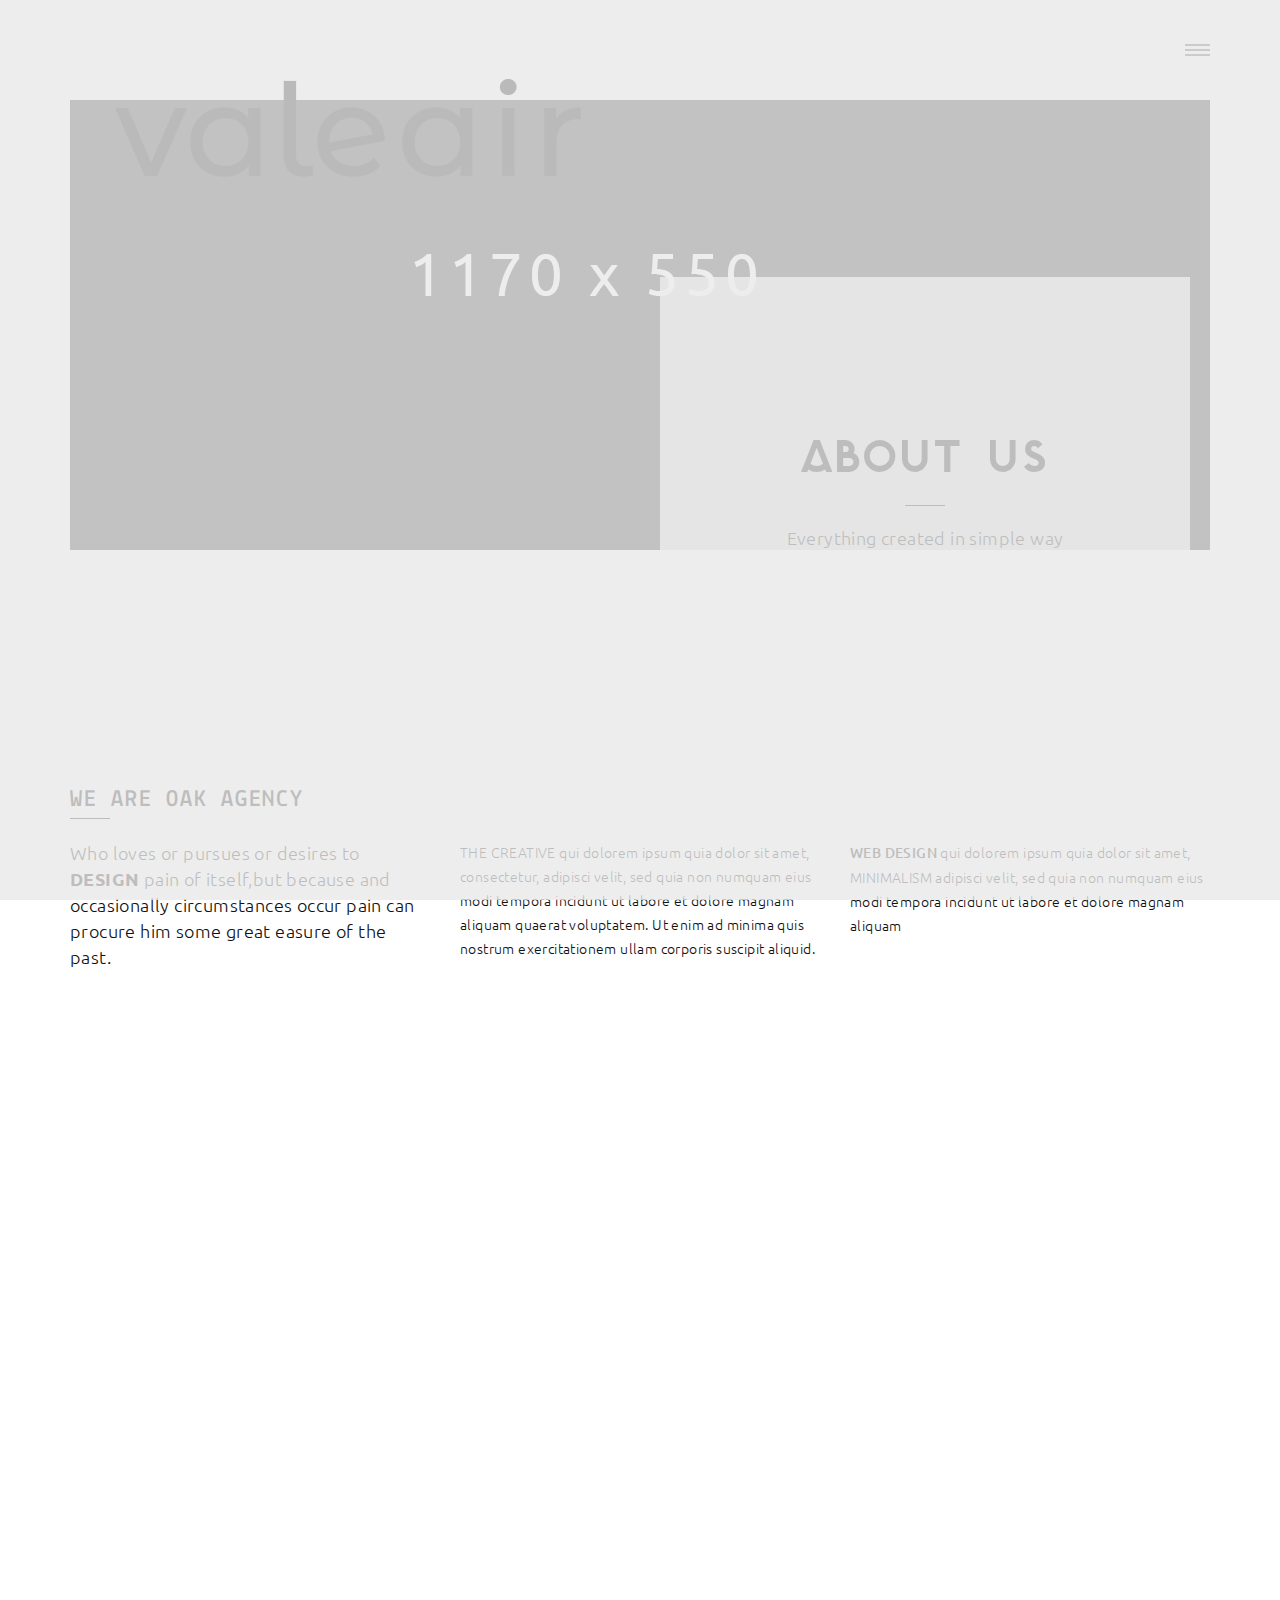
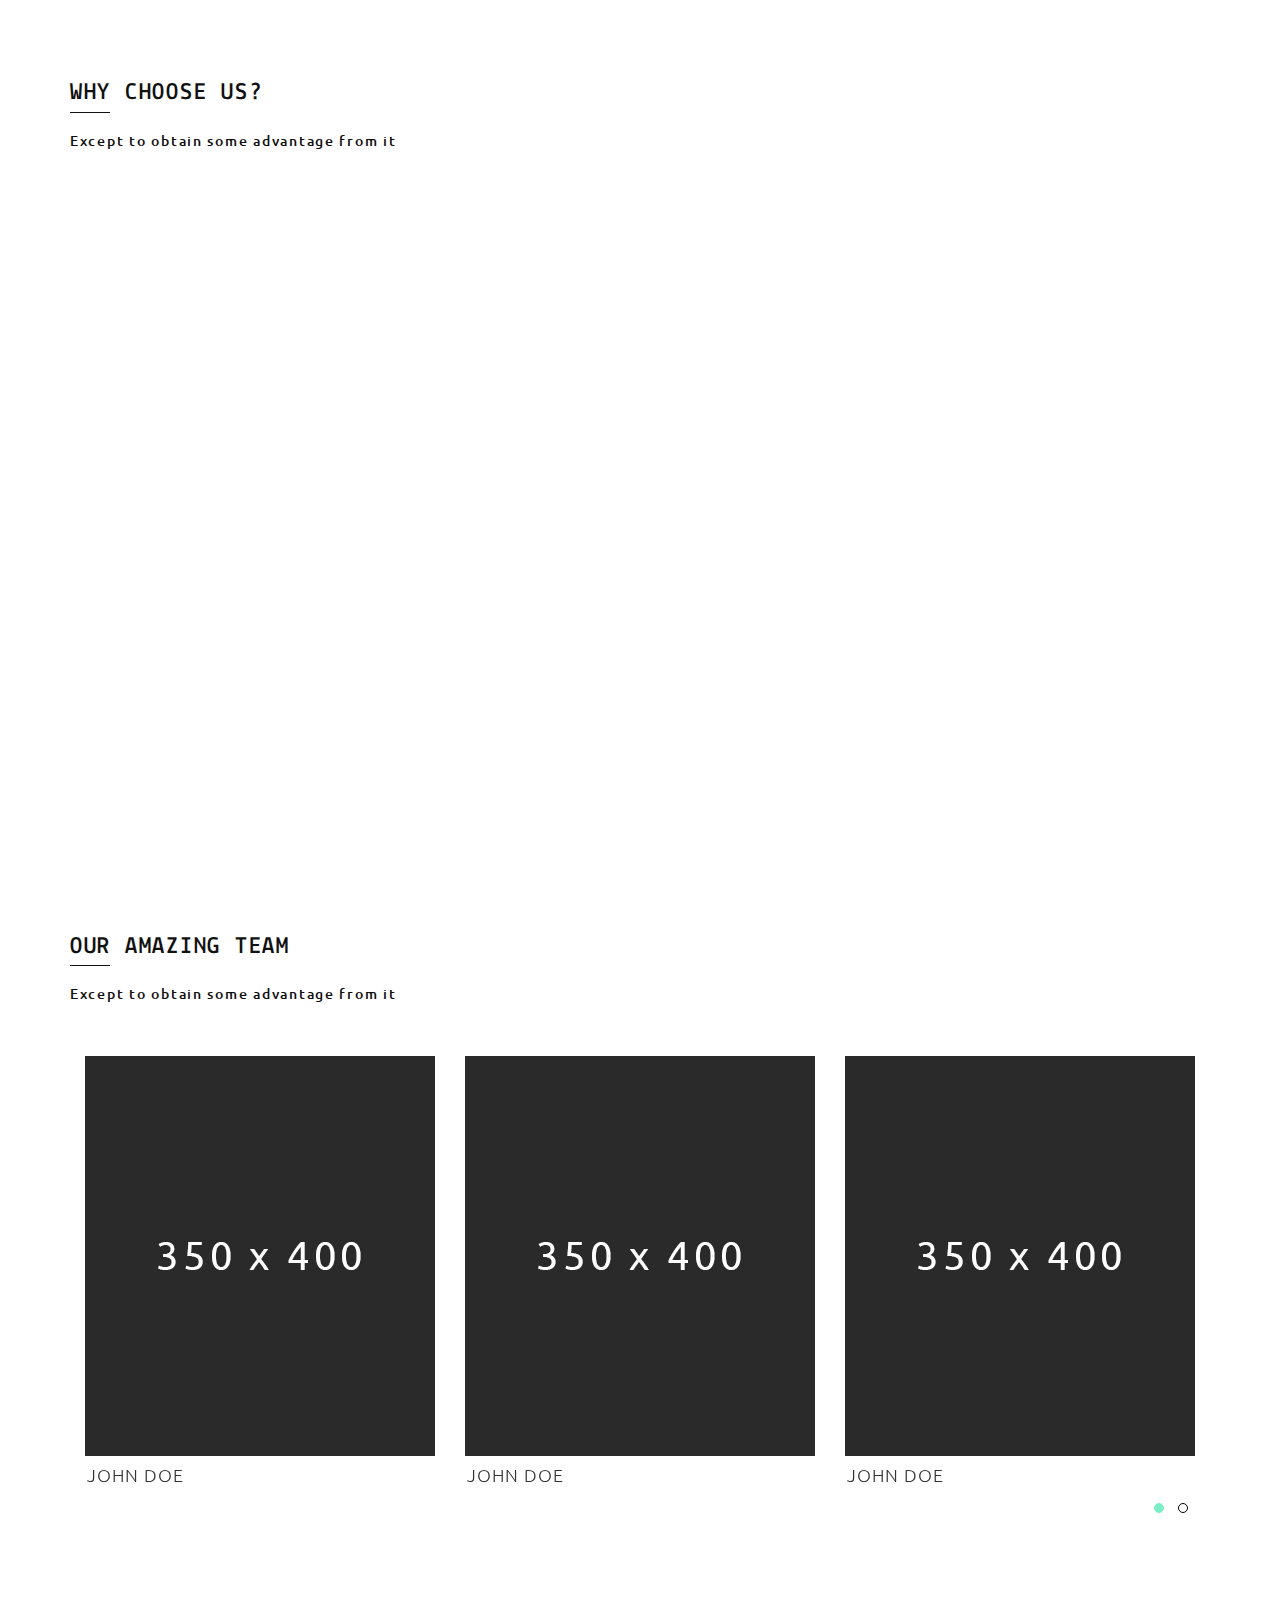
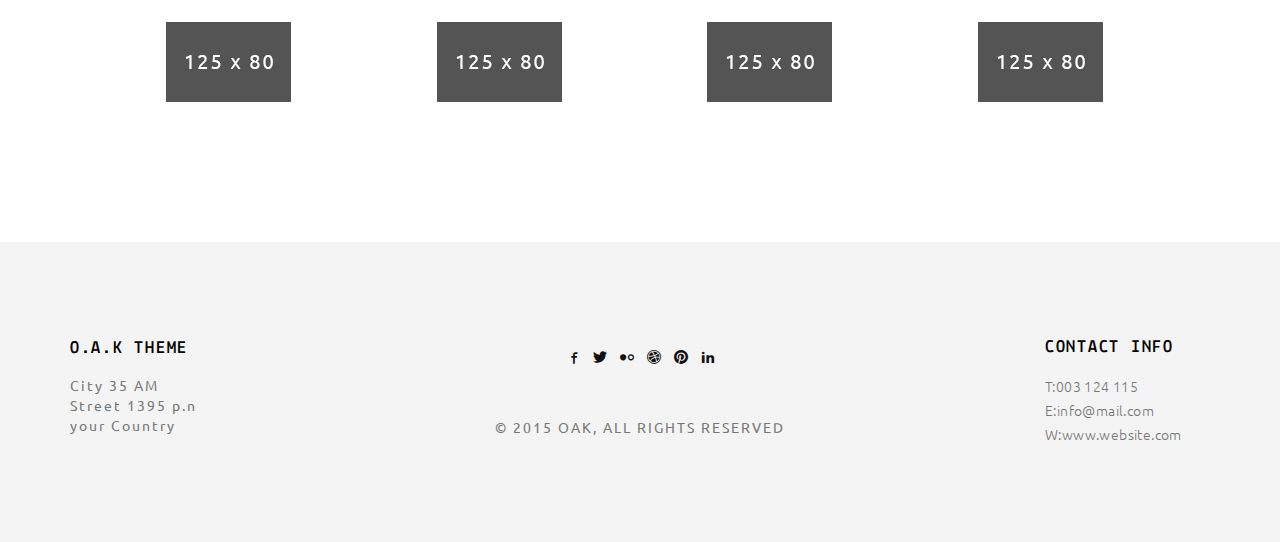
<file: about.html>
<!doctype html>
<html class="no-js" lang="">

<head>
    <meta charset="utf-8">
    <title>OAK - HTML Theme</title>
    <meta name="description" content="">
    <meta name="msapplication-tap-highlight" content="yes" />
    <meta name="viewport" content="width=device-width, user-scalable=no, initial-scale=1, minimum-scale=1.0, maximum-scale=1.0" />

    <!-- Google Web Font -->
    <link href='http://fonts.googleapis.com/css?family=Ubuntu:300,400,500,700' rel='stylesheet' type='text/css'>
    <link href='http://fonts.googleapis.com/css?family=Lekton:400,700,400italic' rel='stylesheet' type='text/css'>

    <!--  Bootstrap 3-->
    <link rel="stylesheet" href="css/bootstrap.min.css">

    <!-- OWL Carousel -->
    <link rel="stylesheet" href="css/owl.carousel.css">
    <link rel="stylesheet" href="css/owl.theme.css">

    <!--  Slider -->
    <link rel="stylesheet" href="css/jquery.kenburnsy.css">

    <!-- Animate -->
    <link rel="stylesheet" href="css/animate.css">

    <!-- Web Icons Font -->
    <link rel="stylesheet" href="css/pe-icon-7-stroke.css">
    <link rel="stylesheet" href="css/iconmoon.css">
    <link rel="stylesheet" href="css/et-line.css">
    <link rel="stylesheet" href="css/ionicons.css">

    <!-- Magnific PopUp -->
    <link rel="stylesheet" href="css/magnific-popup.css">

    <!-- Tabs -->
    <link rel="stylesheet" type="text/css" href="css/tabs.css" />
    <link rel="stylesheet" type="text/css" href="css/tabstyles.css" />

    <!-- Loader Style -->
    <link rel="stylesheet" href="css/loader-1.css">

    <!-- Costum Styles -->
    <link rel="stylesheet" href="css/main.css">
    <link rel="stylesheet" href="css/responsive.css">

    <!-- Favicon -->
    <link rel="icon" type="image/ico" href="favicon.ico">

    <!-- Modernizer & Respond js -->
    <script src="js/vendor/modernizr-2.8.3-respond-1.4.2.min.js"></script>
</head>

<body>

    <!-- Preloader -->
    <div class="cover"></div>

    <div class="header">
        <div class="container">
            <div class="logo">
                <a href="index.html">
                    <img src="img/logo.png" alt="Logo">
                </a>
            </div>
            
            <!-- Menu Hamburger (Default) -->
            <button class="main-menu-indicator" id="open-button">
                <span class="line"></span>
            </button>
            
            <div class="menu-wrap" style="background-image: url(img/nav_bg.jpg)">
                <div class="menu-content">
                    <div class="navigation">
                        <span class="pe-7s-close close-menu" id="close-button"></span>
                        <div class="search-wrap js-ui-search">
                            <input class="js-ui-text" type="text" placeholder="Search Here...">
                            <span class="eks js-ui-close"></span>
                        </div>
                    </div>
                    <nav class="menu">
                        <div class="menu-list">
                            <ul>
                                <li class="menu-item-has-children"><a href="#">Home</a>
                                    <ul class="sub-menu">
                                        <li><a href="index.html">- Default</a></li>
                                        <li><a href="index-architecture.html">- Architecture</a></li>
                                        <li><a href="index-full-slider.html">- Slider Full Width</a></li>
                                    </ul>
                                </li>
                                <li><a href="about.html">About</a></li>
                                <li class="menu-item-has-children"><a href="#">Portfolio</a>
                                    <ul class="sub-menu">
                                        <li><a href="portfolio-2column.html">-Portfolio 2 Column</a></li>
                                        <li><a href="portfolio-3column.html">-Portfolio 3 Column</a></li>
                                        <li><a href="portfolio-masonry.html">-Portfolio Masonry</a></li>
                                        <li><a href="portfolio-dribbble.html">-Portfolio Dribbble</a></li>
                                    </ul>
                                </li>
                                <li class="menu-item-has-children"><a href="#">Blog</a>
                                    <ul class="sub-menu">
                                        <li><a href="blog.html">Blog Default</a></li>
                                        <li><a href="blog-timeline.html">Blog Timeline</a></li>
                                        <li><a href="single-blog.html">Blog Single</a></li>
                                    </ul>
                                </li>
                                <li><a href="contact.html">Contact</a></li>
                            </ul>
                        </div>
                    </nav>

                    <div class="hidden-xs">
                        <div class="menu-social-media">
                            <ul>
                               <li><a href="#"><i class="iconmoon-facebook"></i></a></li>
                               <li><a href="#"><i class="iconmoon-twitter"></i></a></li>
                               <li><a href="#"><i class="iconmoon-dribbble3"></i></a></li>
                               <li><a href="#"><i class="iconmoon-pinterest"></i></a></li>
                               <li><a href="#"><i class="iconmoon-linkedin2"></i></a></li>
                            </ul>
                        </div>

                        <div class="menu-information">
                            <ul>
                                <li><span>T:</span> 003 124 115</li>
                                <li><span>E:</span> info@mail.com</li>
                            </ul>
                        </div>
                    </div>
                </div>
            </div>
            <!-- End of Menu Hamburger (Default) -->

        </div>
    </div>
    

<div class="container">
    <div class="header-page ef-parallax-bg" style="background-image:url(img/about-header.jpg)">
        <div class="col-md-6 col-md-offset-6">
            <div class="row">
                <div class="inner-content">
                    <div class="header-content">
                        <h1>About Us</h1>
                        <hr>
                        <p>Everything created in simple way</p>
                    </div>
                </div>
            </div>
        </div>
    </div>
</div>

<div class="container margin-top">
    <div class="main-title near-content">
        <h1>WE ARE OAK AGENCY</h1>
        <hr>
    </div>
    <div class="row">
        <div class="col-md-4">
            <p style="font-size: 18px; line-height: 26px;">Who loves or pursues or desires to <b>DESIGN</b> pain of itself,but because and occasionally circumstances occur pain can procure him some great easure of the past.</p>
        </div>
        <div class="col-md-4">
            <p>THE CREATIVE qui dolorem ipsum quia dolor sit amet, consectetur, adipisci velit, sed quia non numquam eius modi tempora incidunt ut labore et dolore magnam aliquam quaerat voluptatem. Ut enim ad minima quis nostrum exercitationem ullam corporis suscipit aliquid.</p>
        </div>
        <div class="col-md-4">
            <p><strong>WEB DESIGN</strong> qui dolorem ipsum quia dolor sit amet, MINIMALISM adipisci velit, sed quia non numquam eius modi tempora incidunt ut labore et dolore magnam aliquam</p>
        </div>
    </div>
</div>

<div class="container margin-top">
    <div class="row">
        <div class="col-md-12">
            <div class="our-story wow fadeInUp" style="background: url(img/our-story.jpg) no-repeat" data-wow-duration="0.5s" data-wow-delay="0.2s">
               <div class="col-md-6 col-md-offset-6">
                    <div class="our-story-content wow fadeInUp" data-wow-duration="0.5s" data-wow-delay="0.5s">
                        <div class="our-story-content-inner">
                            <h1>OUR STORY</h1>
                            <hr>
                            <p>
                                Great explorer of the truth, the master-builder of human happiness. No one rejects, dislikes, or avoids pleasure itself, because it is pleasure, but because those who do not know how to pursue pleasure rationally 
                                encounter consequences that are extremely painful. <br><br>
                                Nor again is there anyone who loves or pursues or desires to obtain pain of itself, because it is pain, but because occasionally circumstances occur in which toil and pain can procure him some great pleasure. To take a trivial example.
                            </p>
                        </div>
                    </div>
               </div>
            </div>
        </div>
    </div>
</div>

<div class="container margin-top">
    <div class="main-title">
        <h1>WHY CHOOSE US?</h1>
        <hr>
        <h6>Except to obtain some advantage from it</h6>
    </div>
    <div class="col-md-4">
        <div class="row">
            <div class="services-home-page">
                <div class="col-md-12 wow fadeInUp" data-wow-duration="0.2s" data-wow-delay="0.2s">
                    <div class="row">
                        <div class="services-icon">
                            <span class="icon-tools"></span>
                            <hr>
                        </div>
                        <h4>BRANDING</h4>
                        <p>Expound the actual teachings of the great explorer of the truth, the master-builder of human happiness. No one rejects, dislikes, or avoids pleasure itself, because.</p>
                    </div>
                </div>
                <div class="col-md-12 wow fadeInUp" data-wow-duration="0.4s" data-wow-delay="0.4s">
                    <div class="row">
                        <div class="services-icon">
                            <span class="icon-globe"></span>
                            <hr>
                        </div>
                        <h4>PLAN OF WORK</h4>
                        <p>The actual teachings of the great explorer of the truth, the master-builder of human happiness. No one rejects, dislikes, or avoids pleasure itself, because.</p>
                    </div>
                </div>
                <div class="col-md-12 wow fadeInUp" data-wow-duration="0.6s" data-wow-delay="0.6s">
                    <div class="row">
                        <div class="services-icon">
                            <span class="icon-paintbrush"></span>
                            <hr>
                        </div>
                        <h4>ILUSTRATION</h4>
                        <p>Pound the actual teachings of the great explorer of the truth, the master-builder of human happiness. No one rejects, dislikes, or avoids pleasure itself, because.</p>
                    </div>
                </div>
            </div>
        </div>
    </div>
    <div class="col-md-7 col-md-offset-1">
            <div class="our-story-image wow fadeInUp" data-wow-duration="1s" data-wow-delay="1s">
                <img src="img/services.jpg" alt="Our Story">
            </div>
    </div>
</div>

<div class="container margin-top">
    <div class="main-title">
        <h1>OUR AMAZING TEAM</h1>
        <hr>
        <h6>Except to obtain some advantage from it</h6>
    </div>
    <div class="owl-carousel team">
        <div>
            <div class="img member">
                <img src="img/team/member_1.jpg" alt="Team Member">
                <div class="overlay-thumb">
                    <div class="overlay-member-content">
                        <div class="overlay-member-content-inner">
                            <span class="position">WEB DEVELOPER</span>
                            <hr>
                            <ul class="member-social-media">
                                <li><a href="http://facebook.com/EliteFingers" target="_blank">Facebook</a></li>
                                <li><a href="http://twitter.com/EliteFingers" target="_blank">Twitter</a></li>
                                <li><a href="#" target="_blank">Dribbble</a></li>
                            </ul>
                        </div>
                    </div>
                    <span class="btnBefore"></span>
                    <span class="btnAfter"></span>
                </div>
            </div>
            <span class="member-name">JOHN DOE</span>
        </div>          

        <div>
            <div class="img member">
                <img src="img/team/member_2.jpg" alt="Team Member">
                <div class="overlay-thumb">
                    <div class="overlay-member-content">
                        <div class="overlay-member-content-inner">
                            <span class="position">WEB DEVELOPER</span>
                            <hr>
                            <ul class="member-social-media">
                                <li><a href="http://facebook.com/EliteFingers" target="_blank">Facebook</a></li>
                                <li><a href="http://twitter.com/EliteFingers" target="_blank">Twitter</a></li>
                                <li><a href="#" target="_blank">Dribbble</a></li>
                            </ul>
                        </div>
                    </div>
                    <span class="btnBefore"></span>
                    <span class="btnAfter"></span>
                </div>
            </div>
            <span class="member-name">JOHN DOE</span>
        </div>          

        <div>
            <div class="img member">
                <img src="img/team/member_3.jpg" alt="Team Member">
                <div class="overlay-thumb">
                    <div class="overlay-member-content">
                        <div class="overlay-member-content-inner">
                            <span class="position">WEB DEVELOPER</span>
                            <hr>
                            <ul class="member-social-media">
                                <li><a href="http://facebook.com/EliteFingers" target="_blank">Facebook</a></li>
                                <li><a href="http://twitter.com/EliteFingers" target="_blank">Twitter</a></li>
                                <li><a href="#" target="_blank">Dribbble</a></li>
                            </ul>
                        </div>
                    </div>
                    <span class="btnBefore"></span>
                    <span class="btnAfter"></span>
                </div>
            </div>
            <span class="member-name">JOHN DOE</span>
        </div>          

        <div>
            <div class="img member">
                <img src="img/team/member_1.jpg" alt="Team Member">
                <div class="overlay-thumb">
                    <div class="overlay-member-content">
                        <div class="overlay-member-content-inner">
                            <span class="position">WEB DEVELOPER</span>
                            <hr>
                            <ul class="member-social-media">
                                <li><a href="http://facebook.com/EliteFingers" target="_blank">Facebook</a></li>
                                <li><a href="http://twitter.com/EliteFingers" target="_blank">Twitter</a></li>
                                <li><a href="#" target="_blank">Dribbble</a></li>
                            </ul>
                        </div>
                    </div>
                    <span class="btnBefore"></span>
                    <span class="btnAfter"></span>
                </div>
            </div>
            <span class="member-name">JOHN DOE</span>
        </div>    
    </div>
</div>

<div class="container margin-top">
    <div class="clients-wrapper">
        <ul class="client-thumb">
            <li><a href="#"><img src="img/clients/client_1.jpg" alt="Client 1"></a></li>
            <li><a href="#"><img src="img/clients/client_2.jpg" alt="Client 1"></a></li>
            <li><a href="#"><img src="img/clients/client_3.jpg" alt="Client 1"></a></li>
            <li><a href="#"><img src="img/clients/client_4.jpg" alt="Client 1"></a></li>
        </ul>
    </div>
</div>



    

    <div class="footer margin-top">
        <div class="container">
            <div class="row">
                    <div class="col-md-2 col-sm-4 col-xs-12">
                        <div class="footer-inner">
                            <div class="footer-content">
                                <h4>O.A.K THEME</h4>
                                    <address>
                                        City 35 AM <br>
                                        Street 1395 p.n <br>
                                        your Country
                                    </address>
                            </div>
                        </div>
                    </div>

                    <div class="col-md-2 col-md-push-8 col-sm-4 col-xs-12">
                        <div class="footer-inner">
                            <div class="footer-content">
                               <h4>CONTACT INFO</h4>
                                <p>
                                    T:003 124 115 <br>
                                    E:info@mail.com <br>
                                    W:www.website.com
                                </p>
                            </div>
                        </div>
                    </div>

                    <div class="col-md-4 col-sm-4 col-xs-12">
                        <div class="footer-inner">
                            <div class="footer-content">
                            <ul class="social-media">
                                <li><a href="#"><i class="iconmoon-facebook"></i></a></li>
                                <li><a href="#"><i class="iconmoon-twitter"></i></a></li>
                                <li><a href="#"><i class="iconmoon-flickr2"></i></a></li>
                                <li><a href="#"><i class="iconmoon-dribbble3"></i></a></li>
                                <li><a href="#"><i class="iconmoon-pinterest"></i></a></li>
                                <li><a href="#"><i class="iconmoon-linkedin2"></i></a></li>
                            </ul>
                            <span class="copyright-mark">&copy; 2015 OAK, ALL RIGHTS RESERVED</span>
                            </div>
                        </div>
                    </div>
            </div>
        </div>
    </div>

    <a href="javascript:void(0)" class="scroll-top" id="scroll-top"><i class="pe-7s-angle-up"></i></a>

    <script src="js/vendor/jquery-1.11.2.min.js"></script>
    <script data-pace-options='{ "ajax": false }' src="js/vendor/pace.min.js"></script>
    <script src="js/vendor/bootstrap.min.js"></script>
    <script src="js/vendor/classie.js"></script>
    <script src="js/vendor/isotope.pkgd.min.js"></script>
    <script src="js/vendor/jquery.velocity.min.js"></script>
    <script src="js/vendor/jquery.kenburnsy.min.js"></script>
    <script src="js/vendor/textslide.js"></script>
    <script src="js/vendor/imagesloaded.pkgd.min.js"></script>
    <script src="js/vendor/tabs.js"></script>
    <script src="js/ef-slider.js"></script>    
    <script src="js/vendor/owl.carousel.min.js"></script>
    <script src="js/vendor/jquery.magnific-popup.min.js"></script>
    <script src="js/vendor/jquery.social-buttons.min.js"></script>
    <script src="js/vendor/wow.min.js"></script>
    <script src="js/main.js"></script>
    <script src="js/ajax.js"></script>
</body>
</html>
</file>
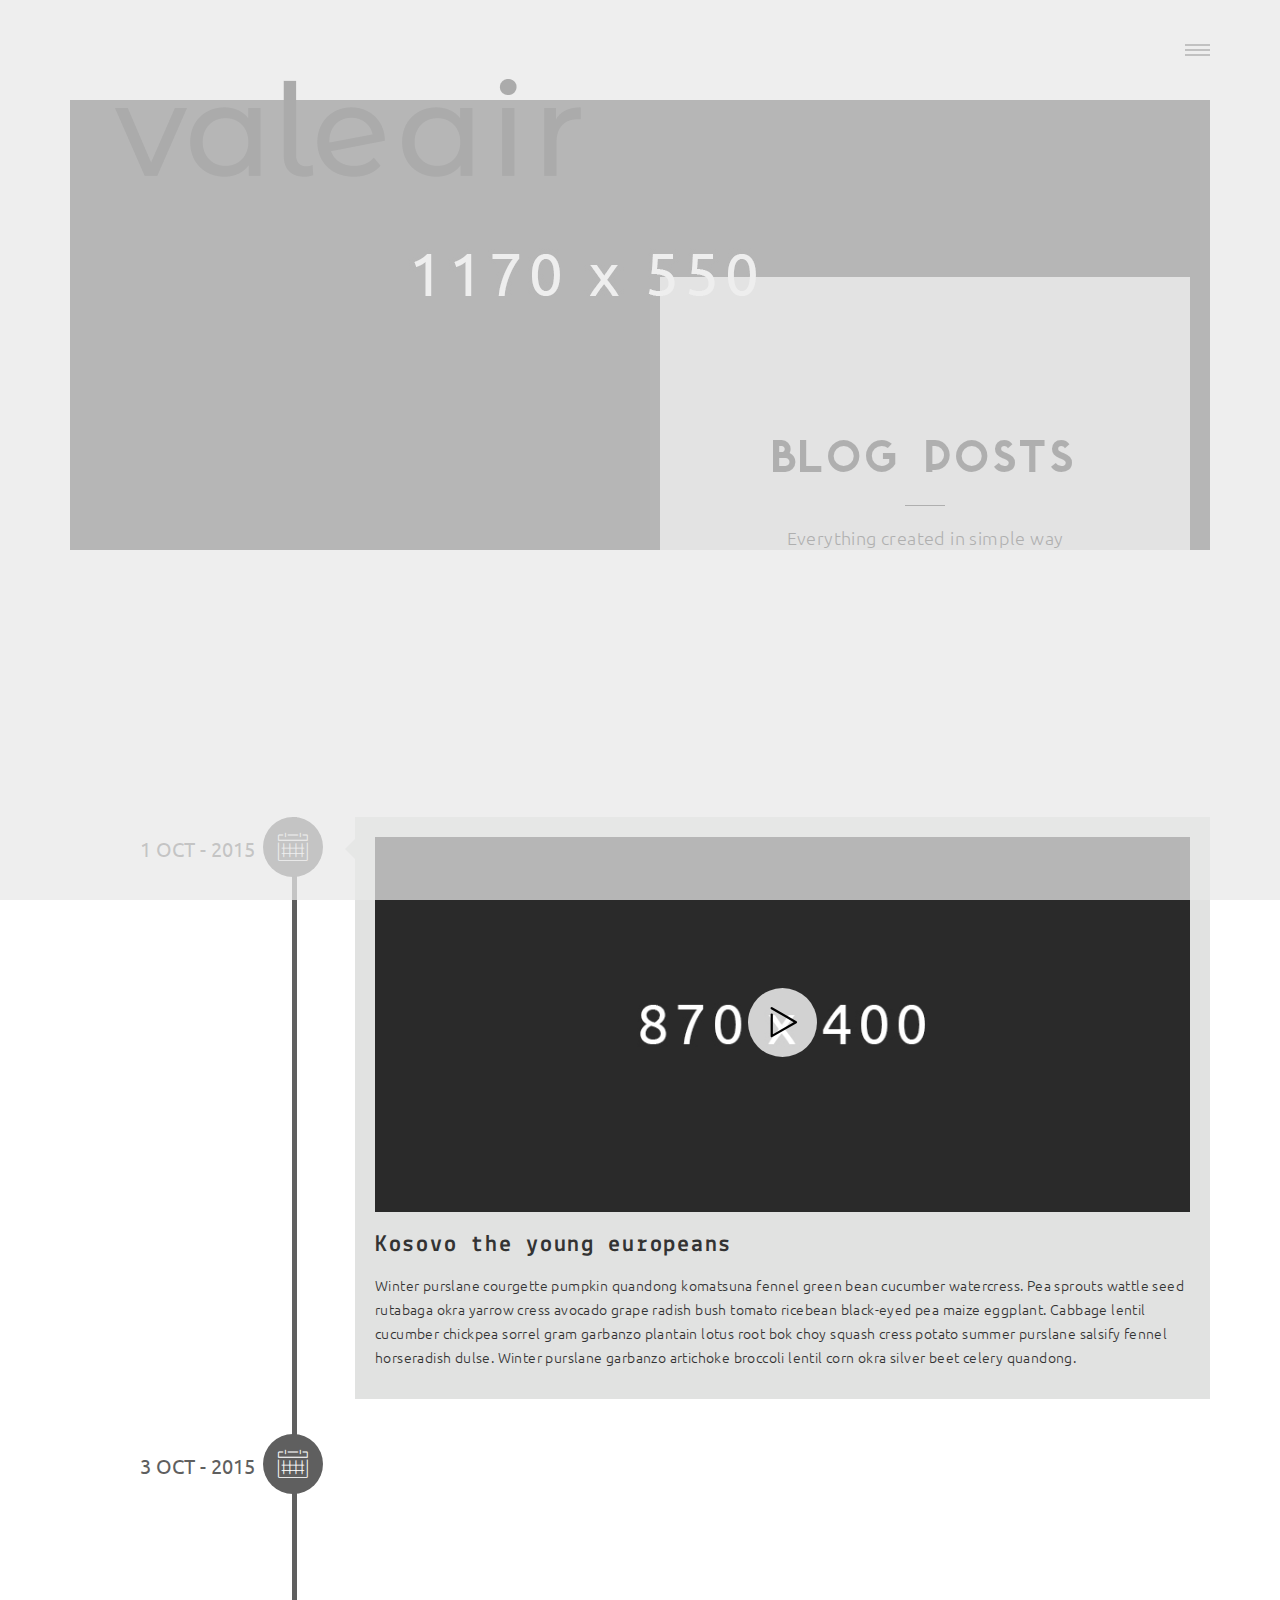
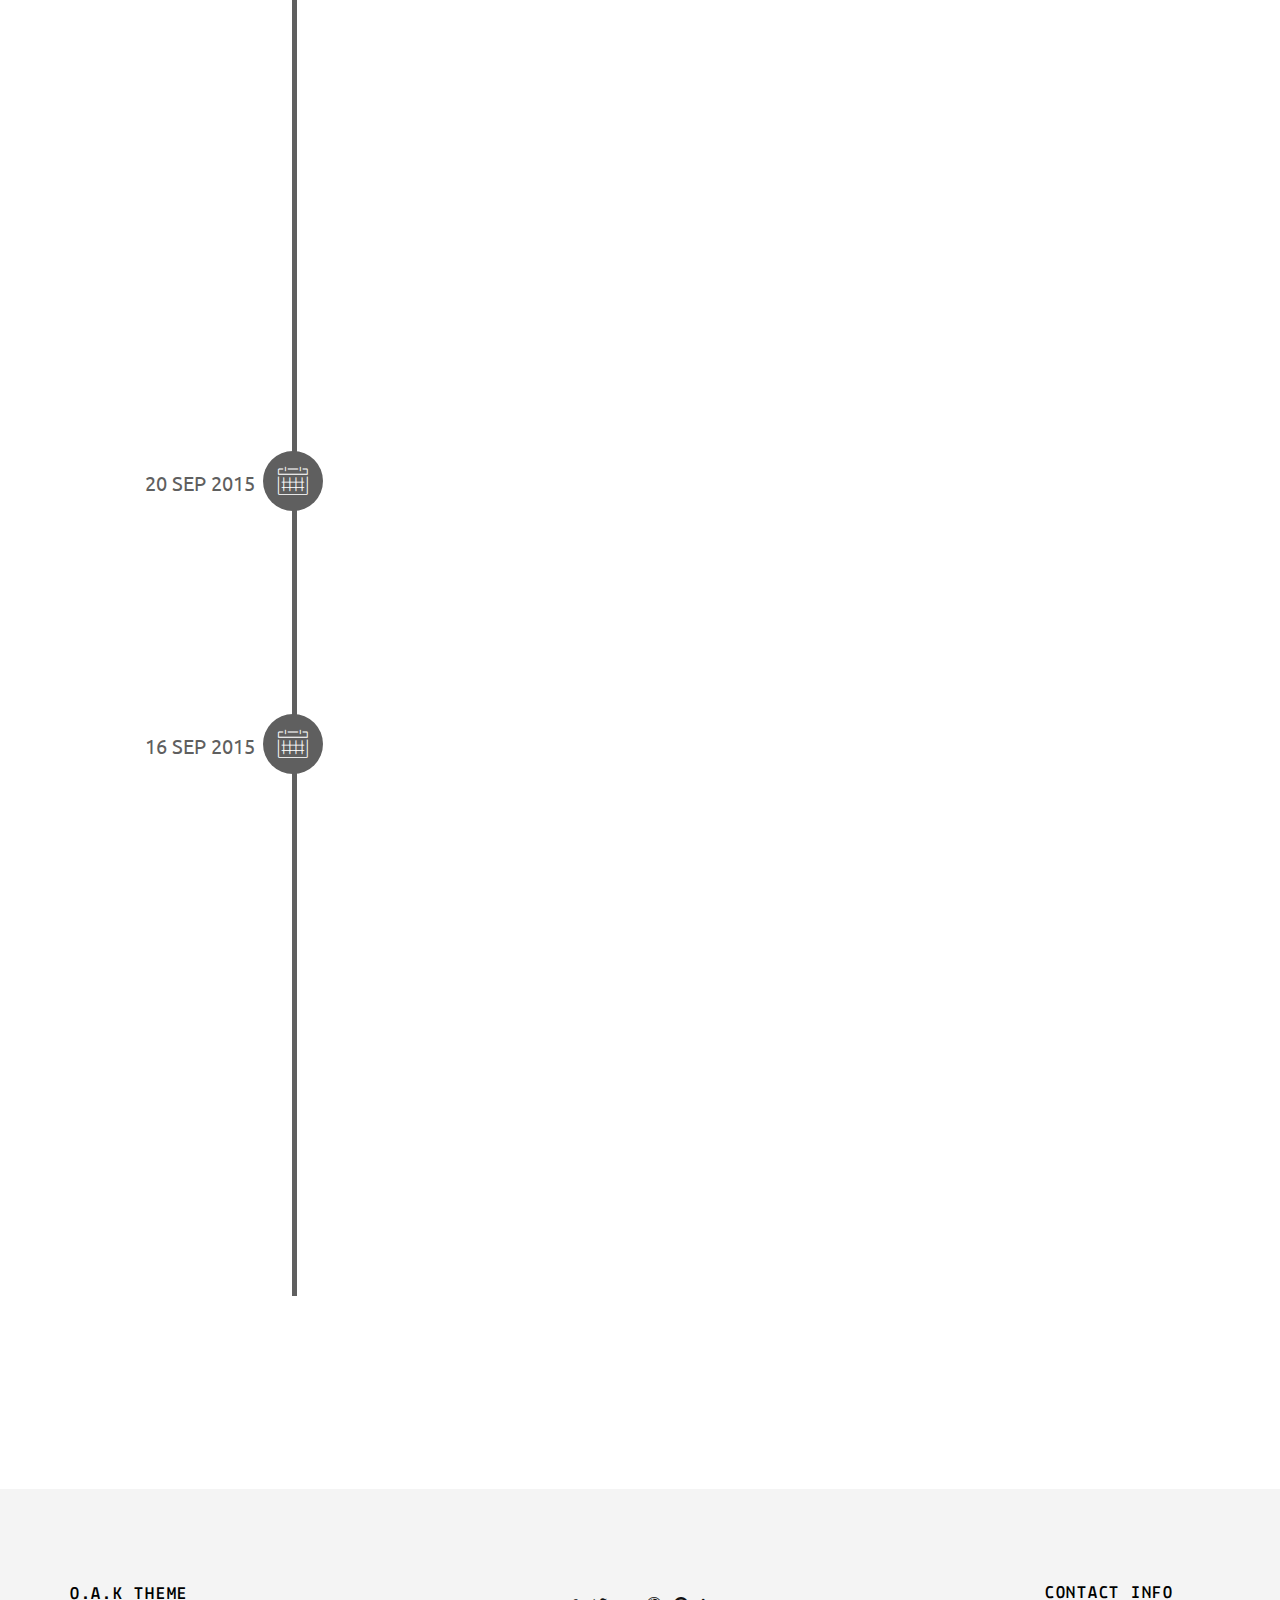
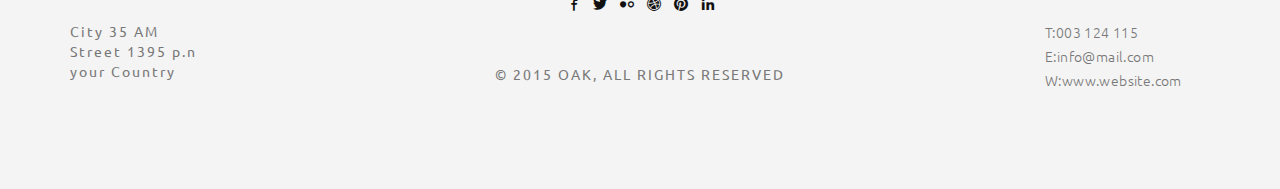
<file: blog-timeline.html>
<!doctype html>
<html class="no-js" lang="">

<head>
    <meta charset="utf-8">
    <title>OAK - HTML Theme</title>
    <meta name="description" content="">
    <meta name="msapplication-tap-highlight" content="yes" />
    <meta name="viewport" content="width=device-width, user-scalable=no, initial-scale=1, minimum-scale=1.0, maximum-scale=1.0" />

    <!-- Google Web Font -->
    <link href='http://fonts.googleapis.com/css?family=Ubuntu:300,400,500,700' rel='stylesheet' type='text/css'>
    <link href='http://fonts.googleapis.com/css?family=Lekton:400,700,400italic' rel='stylesheet' type='text/css'>

    <!--  Bootstrap 3-->
    <link rel="stylesheet" href="css/bootstrap.min.css">

    <!-- OWL Carousel -->
    <link rel="stylesheet" href="css/owl.carousel.css">
    <link rel="stylesheet" href="css/owl.theme.css">

    <!--  Slider -->
    <link rel="stylesheet" href="css/jquery.kenburnsy.css">

    <!-- Animate -->
    <link rel="stylesheet" href="css/animate.css">

    <!-- Web Icons Font -->
    <link rel="stylesheet" href="css/pe-icon-7-stroke.css">
    <link rel="stylesheet" href="css/iconmoon.css">
    <link rel="stylesheet" href="css/et-line.css">
    <link rel="stylesheet" href="css/ionicons.css">

    <!-- Magnific PopUp -->
    <link rel="stylesheet" href="css/magnific-popup.css">

    <!-- Tabs -->
    <link rel="stylesheet" type="text/css" href="css/tabs.css" />
    <link rel="stylesheet" type="text/css" href="css/tabstyles.css" />

    <!-- Loader Style -->
    <link rel="stylesheet" href="css/loader-1.css">

    <!-- Costum Styles -->
    <link rel="stylesheet" href="css/main.css">
    <link rel="stylesheet" href="css/responsive.css">

    <!-- Favicon -->
    <link rel="icon" type="image/ico" href="favicon.ico">

    <!-- Modernizer & Respond js -->
    <script src="js/vendor/modernizr-2.8.3-respond-1.4.2.min.js"></script>
</head>

<body>
    <!-- Preloader -->
    <div class="cover"></div>

    <div class="header">
        <div class="container">
            <div class="logo">
                <a href="index.html">
                    <img src="img/logo.png" alt="Logo">
                </a>
            </div>

            <!-- Menu Hamburger (Default) -->
            <button class="main-menu-indicator" id="open-button">
                <span class="line"></span>
            </button>

            <div class="menu-wrap" style="background-image: url(img/nav_bg.jpg)">
                <div class="menu-content">
                    <div class="navigation">
                        <span class="pe-7s-close close-menu" id="close-button"></span>
                        <div class="search-wrap js-ui-search">
                            <input class="js-ui-text" type="text" placeholder="Search Here...">
                            <span class="eks js-ui-close"></span>
                        </div>
                    </div>
                    <nav class="menu">
                        <div class="menu-list">
                            <ul>
                                <li class="menu-item-has-children"><a href="#">Home</a>
                                    <ul class="sub-menu">
                                        <li><a href="index.html">- Default</a></li>
                                        <li><a href="index-architecture.html">- Architecture</a></li>
                                        <li><a href="index-full-slider.html">- Slider Full Width</a></li>
                                    </ul>
                                </li>
                                <li><a href="about.html">About</a></li>
                                <li class="menu-item-has-children"><a href="#">Portfolio</a>
                                    <ul class="sub-menu">
                                        <li><a href="portfolio-2column.html">-Portfolio 2 Column</a></li>
                                        <li><a href="portfolio-3column.html">-Portfolio 3 Column</a></li>
                                        <li><a href="portfolio-masonry.html">-Portfolio Masonry</a></li>
                                        <li><a href="portfolio-dribbble.html">-Portfolio Dribbble</a></li>
                                    </ul>
                                </li>
                                <li class="menu-item-has-children"><a href="#">Blog</a>
                                    <ul class="sub-menu">
                                        <li><a href="blog.html">Blog Default</a></li>
                                        <li><a href="blog-timeline.html">Blog Timeline</a></li>
                                        <li><a href="single-blog.html">Blog Single</a></li>
                                    </ul>
                                </li>
                                <li><a href="contact.html">Contact</a></li>
                            </ul>
                        </div>
                    </nav>

                    <div class="hidden-xs">
                        <div class="menu-social-media">
                            <ul>
                                <li><a href="#"><i class="iconmoon-facebook"></i></a></li>
                                <li><a href="#"><i class="iconmoon-twitter"></i></a></li>
                                <li><a href="#"><i class="iconmoon-dribbble3"></i></a></li>
                                <li><a href="#"><i class="iconmoon-pinterest"></i></a></li>
                                <li><a href="#"><i class="iconmoon-linkedin2"></i></a></li>
                            </ul>
                        </div>

                        <div class="menu-information">
                            <ul>
                                <li><span>T:</span> 003 124 115</li>
                                <li><span>E:</span> info@mail.com</li>
                            </ul>
                        </div>
                    </div>
                </div>
            </div>
            <!-- End of Menu Hamburger (Default) -->
        </div>
    </div>

    <div class="container">
        <div class="header-page ef-parallax-bg" style="background-image:url(img/blog-header.jpg)">
            <div class="col-md-6 col-md-offset-6">
                <div class="row">
                    <div class="inner-content">
                        <div class="header-content">
                            <h1>Blog Posts</h1>
                            <hr>
                            <p>Everything created in simple way</p>
                        </div>
                    </div>
                </div>
            </div>
        </div>
    </div>

    <div class="container margin-top">
        <div class="blog-wrapper">
            <div class="main">
                <ul class="cbp_tmtimeline">
                    <li>
                        <div class="cbp_tmtime">
                            <span>1 OCT - 2015</span>
                        </div>
                        <div class="cbp_tmicon icon-calendar"></div>
                        <div class="cbp_tmlabel wow animated fadeInUp" data-wow-delay="0.10s">
                            <div class="blog-v2-image">
                                <img src="img/blog/img_4.jpg" alt="Blog Post">
                                <div class="icon-video-blogv2">
                                    <a href="https://vimeo.com/29993935" class="popup-video playBut">
                                        <svg version="1.1" xmlns="http://www.w3.org/2000/svg" xmlns:xlink="http://www.w3.org/1999/xlink" x="0px" y="0px" width="69px" height="69px" viewBox="0 0 213.7 213.7" enable-background="new 0 0 213.7 213.7" xml:space="preserve">
                                            <polygon class="triangle" fill="none" stroke-width="7" stroke-linecap="round" stroke-linejoin="round" stroke-miterlimit="10" points="
                                    73.5,62.5 148.5,105.8 73.5,149.1 " />
                                            <circle class="circle" fill="none" stroke-width="7" stroke-linecap="round" stroke-linejoin="round" stroke-miterlimit="10" cx="106.8" cy="106.8" r="103.3" />
                                        </svg>
                                    </a>
                                </div>
                            </div>
                            <a href="single-blog.html">
                                <h1>Kosovo the young europeans</h1>
                            </a>
                            <p>Winter purslane courgette pumpkin quandong komatsuna fennel green bean cucumber watercress. Pea sprouts wattle seed rutabaga okra yarrow cress avocado grape radish bush tomato ricebean black-eyed pea maize eggplant. Cabbage lentil cucumber chickpea sorrel gram garbanzo plantain lotus root bok choy squash cress potato summer purslane salsify fennel horseradish dulse. Winter purslane garbanzo artichoke broccoli lentil corn okra silver beet celery quandong.</p>
                        </div>
                    </li>
                    <li>
                        <div class="cbp_tmtime">
                            <span>3 OCT - 2015</span>
                        </div>
                        <div class="cbp_tmicon icon-calendar"></div>
                        <div class="cbp_tmlabel wow animated fadeInUp" data-wow-delay="0.10s">
                            <div class="blog-v2-image">
                                <img src="img/blog/img_3.jpg" alt="Blog Post">

                                <div class="icon-video-blogv2">
                                    <a href="https://www.youtube.com/watch?v=n2vy7qRm5s0" class="popup-video playBut">
                                        <svg version="1.1" xmlns="http://www.w3.org/2000/svg" xmlns:xlink="http://www.w3.org/1999/xlink" x="0px" y="0px" width="69px" height="69px" viewBox="0 0 213.7 213.7" enable-background="new 0 0 213.7 213.7" xml:space="preserve">
                                            <polygon class="triangle" fill="none" stroke-width="7" stroke-linecap="round" stroke-linejoin="round" stroke-miterlimit="10" points="
                                        73.5,62.5 148.5,105.8 73.5,149.1 " />
                                            <circle class="circle" fill="none" stroke-width="7" stroke-linecap="round" stroke-linejoin="round" stroke-miterlimit="10" cx="106.8" cy="106.8" r="103.3" />
                                        </svg>
                                    </a>
                                </div>


                            </div>
                            <a href="single-blog.html">
                                <h1>Denouncing pleasure clean and praising pain was born</h1>
                            </a>
                            <p>Winter purslane courgette pumpkin quandong komatsuna fennel green bean cucumber watercress. Pea sprouts wattle seed rutabaga okra yarrow cress avocado grape radish bush tomato ricebean black-eyed pea maize eggplant. Cabbage lentil cucumber chickpea sorrel gram garbanzo plantain lotus root bok choy squash cress potato summer purslane salsify fennel horseradish dulse. Winter purslane garbanzo artichoke broccoli lentil corn okra silver beet celery quandong.</p>
                        </div>
                    </li>


                    <li>
                        <div class="cbp_tmtime">
                            <span>20 SEP 2015</span>
                        </div>
                        <div class="cbp_tmicon icon-calendar"></div>
                        <div class="cbp_tmlabel wow animated fadeInUp" data-wow-delay="0.10s">
                            <a href="single-blog.html">
                                <h1>Denouncing pleasure clean and praising pain was born</h1>
                            </a>
                            <p>Winter purslane courgette pumpkin quandong komatsuna fennel green bean cucumber watercress. Pea sprouts wattle seed rutabaga okra yarrow cress avocado grape radish bush tomato ricebean black-eyed pea maize eggplant. Cabbage lentil cucumber chickpea sorrel gram garbanzo plantain lotus root bok choy squash cress potato summer purslane salsify fennel horseradish dulse. Winter purslane garbanzo artichoke broccoli lentil corn okra silver beet celery quandong.</p>
                        </div>
                    </li>

                    <li>
                        <div class="cbp_tmtime">
                            <span>16 SEP 2015</span>
                        </div>
                        <div class="cbp_tmicon icon-calendar"></div>
                        <div class="cbp_tmlabel wow animated fadeInUp" data-wow-delay="0.10s">
                            <div class="blog-v2-image">
                                <img src="img/blog/img_1.jpg" alt="Blog Post">
                            </div>
                            <a href="single-blog.html">
                                <h1>Denouncing pleasure clean and praising pain was born</h1>
                            </a>
                            <p>Winter purslane courgette pumpkin quandong komatsuna fennel green bean cucumber watercress. Pea sprouts wattle seed rutabaga okra yarrow cress avocado grape radish bush tomato ricebean black-eyed pea maize eggplant. Cabbage lentil cucumber chickpea sorrel gram garbanzo plantain lotus root bok choy squash cress potato summer purslane salsify fennel horseradish dulse. Winter purslane garbanzo artichoke broccoli lentil corn okra silver beet celery quandong.</p>
                        </div>
                    </li>
                </ul>
            </div>
        </div>
    </div>

    <div class="container">
        <ul class="pagination-ef wow animated fadeInUp" data-wow-delay="0.20s">
            <li>
                <a href="#">
                    <i class="pe-7s-angle-left"></i>
                </a>
            </li>
            <li class="current"><a href="#">1</a></li>
            <li><a href="#">2</a></li>
            <li><a href="#">...</a></li>
            <li><a href="#">8</a></li>
            <li>
                <a href="#">
                    <i class="pe-7s-angle-right"></i>
                </a>
            </li>
        </ul>
    </div>

    <div class="footer margin-top">
        <div class="container">
            <div class="row">
                <div class="col-md-2 col-sm-4 col-xs-12">
                    <div class="footer-inner">
                        <div class="footer-content">
                            <h4>O.A.K THEME</h4>
                            <address>City 35 AM <br>Street 1395 p.n <br>your Country</address>
                        </div>
                    </div>
                </div>

                <div class="col-md-2 col-md-push-8 col-sm-4 col-xs-12">
                    <div class="footer-inner">
                        <div class="footer-content">
                            <h4>CONTACT INFO</h4>
                            <p>
                                T:003 124 115
                                <br> E:info@mail.com
                                <br> W:www.website.com
                            </p>
                        </div>
                    </div>
                </div>

                <div class="col-md-4 col-sm-4 col-xs-12">
                    <div class="footer-inner">
                        <div class="footer-content">
                            <ul class="social-media">
                                <li><a href="#"><i class="iconmoon-facebook"></i></a></li>
                                <li><a href="#"><i class="iconmoon-twitter"></i></a></li>
                                <li><a href="#"><i class="iconmoon-flickr2"></i></a></li>
                                <li><a href="#"><i class="iconmoon-dribbble3"></i></a></li>
                                <li><a href="#"><i class="iconmoon-pinterest"></i></a></li>
                                <li><a href="#"><i class="iconmoon-linkedin2"></i></a></li>
                            </ul>
                            <span class="copyright-mark">&copy; 2015 OAK, ALL RIGHTS RESERVED</span>
                        </div>
                    </div>
                </div>
            </div>
        </div>
    </div>

    <a href="javascript:void(0)" class="scroll-top" id="scroll-top"><i class="pe-7s-angle-up"></i></a>

    <script src="js/vendor/jquery-1.11.2.min.js"></script>
    <script data-pace-options='{ "ajax": false }' src="js/vendor/pace.min.js"></script>
    <script src="js/vendor/bootstrap.min.js"></script>
    <script src="js/vendor/classie.js"></script>
    <script src="js/vendor/isotope.pkgd.min.js"></script>
    <script src="js/vendor/jquery.velocity.min.js"></script>
    <script src="js/vendor/jquery.kenburnsy.min.js"></script>
    <script src="js/vendor/textslide.js"></script>
    <script src="js/vendor/imagesloaded.pkgd.min.js"></script>
    <script src="js/vendor/tabs.js"></script>
    <script src="js/ef-slider.js"></script>
    <script src="js/vendor/owl.carousel.min.js"></script>
    <script src="js/vendor/jquery.magnific-popup.min.js"></script>
    <script src="js/vendor/jquery.social-buttons.min.js"></script>
    <script src="js/vendor/wow.min.js"></script>
    <script src="js/main.js"></script>
    <script src="js/ajax.js"></script>
</body>

</html>
</file>
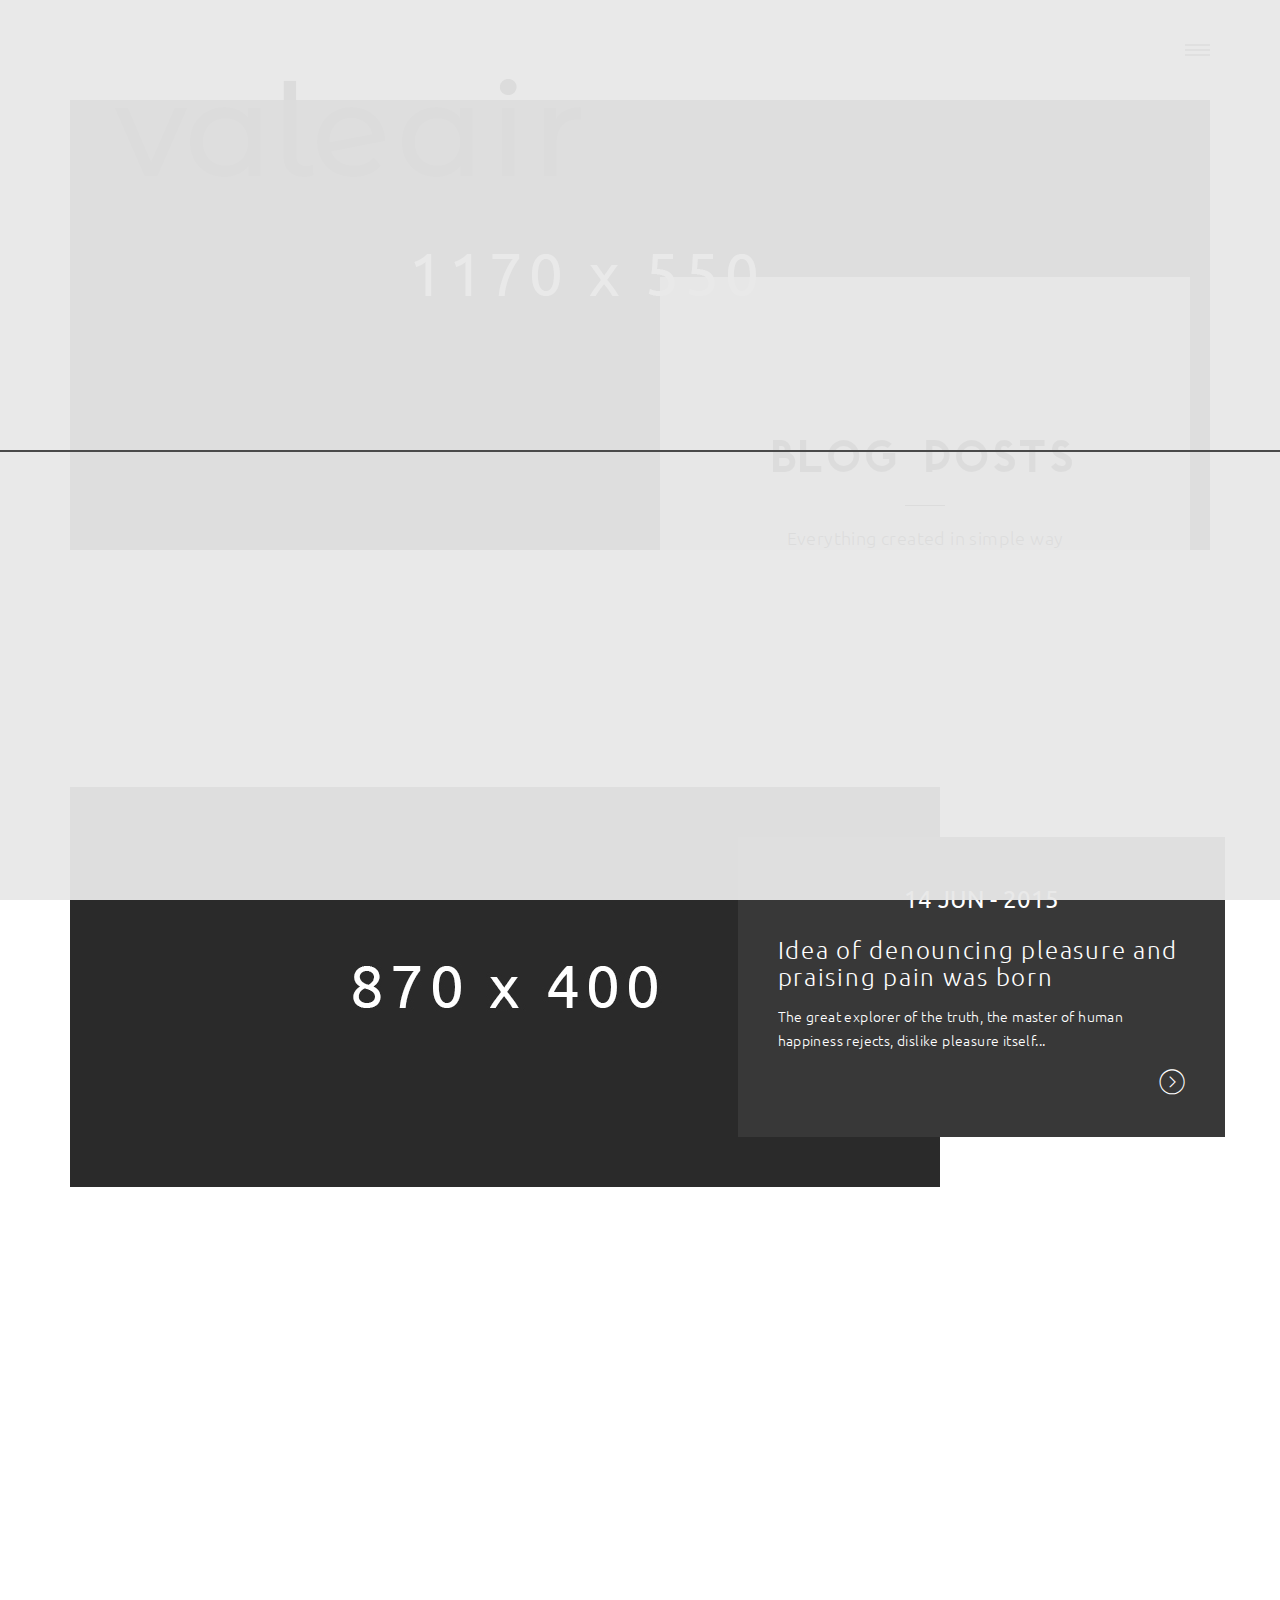
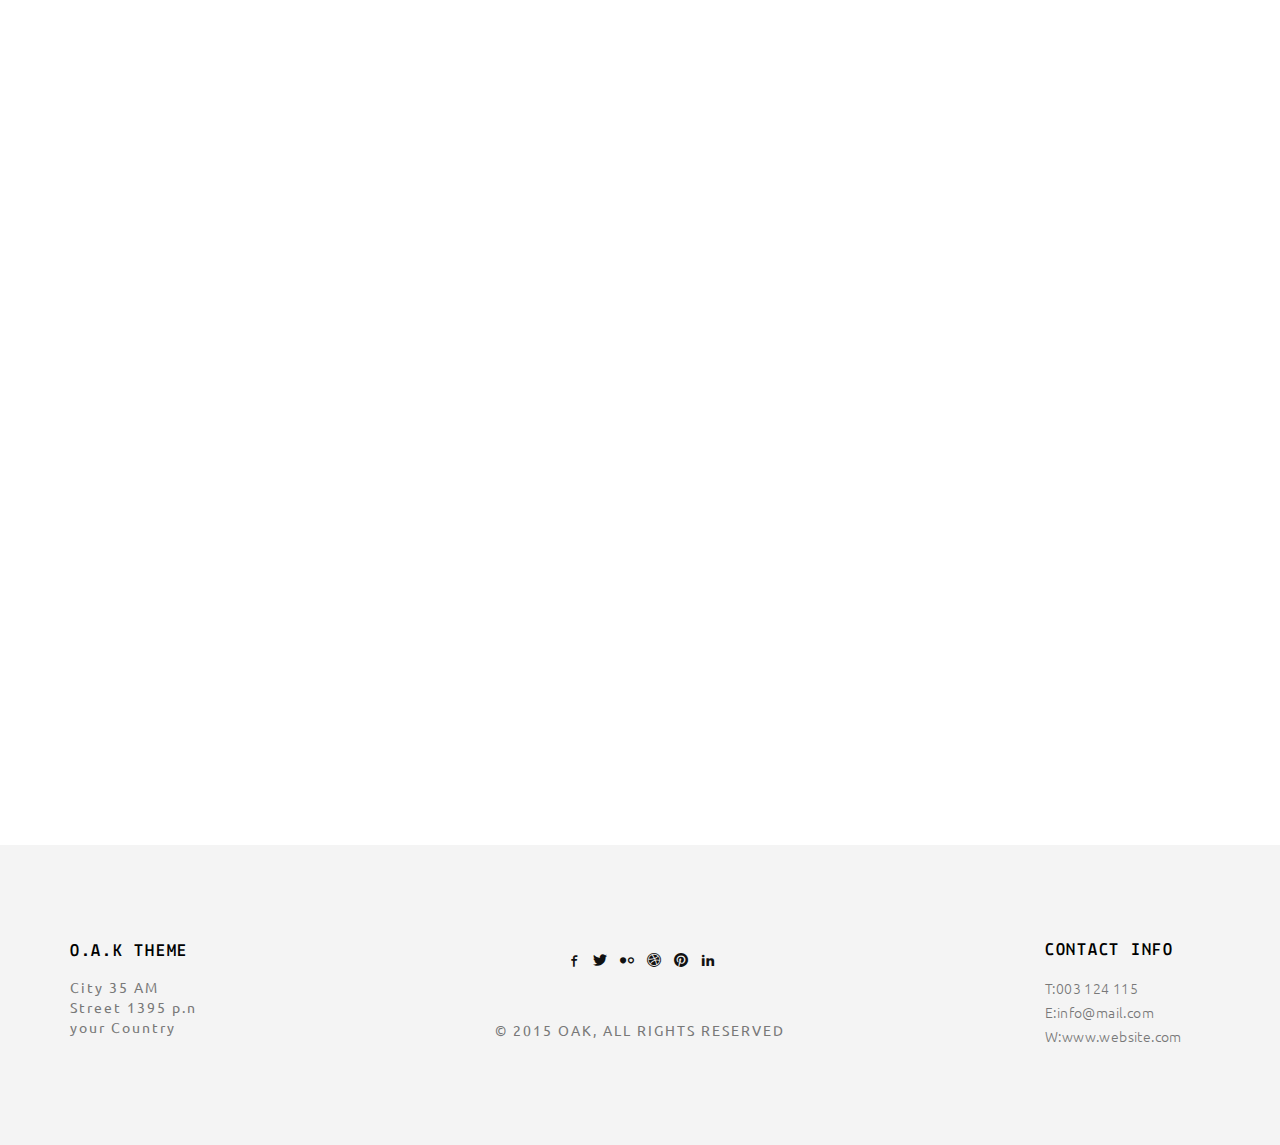
<file: blog.html>
<!doctype html>
<html class="no-js" lang="">

<head>
    <meta charset="utf-8">
    <title>OAK - HTML Theme</title>
    <meta name="description" content="">
    <meta name="msapplication-tap-highlight" content="yes" />
    <meta name="viewport" content="width=device-width, user-scalable=no, initial-scale=1, minimum-scale=1.0, maximum-scale=1.0" />

    <!-- Google Web Font -->
    <link href='http://fonts.googleapis.com/css?family=Ubuntu:300,400,500,700' rel='stylesheet' type='text/css'>
    <link href='http://fonts.googleapis.com/css?family=Lekton:400,700,400italic' rel='stylesheet' type='text/css'>

    <!--  Bootstrap 3-->
    <link rel="stylesheet" href="css/bootstrap.min.css">

    <!-- OWL Carousel -->
    <link rel="stylesheet" href="css/owl.carousel.css">
    <link rel="stylesheet" href="css/owl.theme.css">

    <!--  Slider -->
    <link rel="stylesheet" href="css/jquery.kenburnsy.css">

    <!-- Animate -->
    <link rel="stylesheet" href="css/animate.css">

    <!-- Web Icons Font -->
    <link rel="stylesheet" href="css/pe-icon-7-stroke.css">
    <link rel="stylesheet" href="css/iconmoon.css">
    <link rel="stylesheet" href="css/et-line.css">
    <link rel="stylesheet" href="css/ionicons.css">

    <!-- Magnific PopUp -->
    <link rel="stylesheet" href="css/magnific-popup.css">

    <!-- Tabs -->
    <link rel="stylesheet" type="text/css" href="css/tabs.css" />
    <link rel="stylesheet" type="text/css" href="css/tabstyles.css" />

    <!-- Loader Style -->
    <link rel="stylesheet" href="css/loader-1.css">

    <!-- Costum Styles -->
    <link rel="stylesheet" href="css/main.css">
    <link rel="stylesheet" href="css/responsive.css">

    <!-- Favicon -->
    <link rel="icon" type="image/ico" href="favicon.ico">

    <!-- Modernizer & Respond js -->
    <script src="js/vendor/modernizr-2.8.3-respond-1.4.2.min.js"></script>
</head>

<body>
    <!-- Preloader -->
    <div class="cover"></div>

    <div class="header">
        <div class="container">
            <div class="logo">
                <a href="index.html">
                    <img src="img/logo.png" alt="Logo">
                </a>
            </div>

            <!-- Menu Hamburger (Default) -->
            <button class="main-menu-indicator" id="open-button">
                <span class="line"></span>
            </button>

            <div class="menu-wrap" style="background-image: url(img/nav_bg.jpg)">
                <div class="menu-content">
                    <div class="navigation">
                        <span class="pe-7s-close close-menu" id="close-button"></span>
                        <div class="search-wrap js-ui-search">
                            <input class="js-ui-text" type="text" placeholder="Search Here...">
                            <span class="eks js-ui-close"></span>
                        </div>
                    </div>
                    <nav class="menu">
                        <div class="menu-list">
                            <ul>
                                <li class="menu-item-has-children"><a href="#">Home</a>
                                    <ul class="sub-menu">
                                        <li><a href="index.html">- Default</a></li>
                                        <li><a href="index-architecture.html">- Architecture</a></li>
                                        <li><a href="index-full-slider.html">- Slider Full Width</a></li>
                                    </ul>
                                </li>
                                <li><a href="about.html">About</a></li>
                                <li class="menu-item-has-children"><a href="#">Portfolio</a>
                                    <ul class="sub-menu">
                                        <li><a href="portfolio-2column.html">-Portfolio 2 Column</a></li>
                                        <li><a href="portfolio-3column.html">-Portfolio 3 Column</a></li>
                                        <li><a href="portfolio-masonry.html">-Portfolio Masonry</a></li>
                                        <li><a href="portfolio-dribbble.html">-Portfolio Dribbble</a></li>
                                    </ul>
                                </li>
                                <li class="menu-item-has-children"><a href="#">Blog</a>
                                    <ul class="sub-menu">
                                        <li><a href="blog.html">Blog Default</a></li>
                                        <li><a href="blog-timeline.html">Blog Timeline</a></li>
                                        <li><a href="single-blog.html">Blog Single</a></li>
                                    </ul>
                                </li>
                                <li><a href="contact.html">Contact</a></li>
                            </ul>
                        </div>
                    </nav>

                    <div class="hidden-xs">
                        <div class="menu-social-media">
                            <ul>
                                <li><a href="#"><i class="iconmoon-facebook"></i></a></li>
                                <li><a href="#"><i class="iconmoon-twitter"></i></a></li>
                                <li><a href="#"><i class="iconmoon-dribbble3"></i></a></li>
                                <li><a href="#"><i class="iconmoon-pinterest"></i></a></li>
                                <li><a href="#"><i class="iconmoon-linkedin2"></i></a></li>
                            </ul>
                        </div>

                        <div class="menu-information">
                            <ul>
                                <li><span>T:</span> 003 124 115</li>
                                <li><span>E:</span> info@mail.com</li>
                            </ul>
                        </div>
                    </div>
                </div>
            </div>
            <!-- End of Menu Hamburger (Default) -->

        </div>
    </div>

    <div class="container">
        <div class="header-page ef-parallax-bg" style="background-image:url(img/blog-header.jpg)">
            <div class="col-md-6 col-md-offset-6">
                <div class="row">
                    <div class="inner-content">
                        <div class="header-content">
                            <h1>Blog Posts</h1>
                            <hr>
                            <p>Everything created in simple way</p>
                        </div>
                    </div>
                </div>
            </div>
        </div>
    </div>

    <div class="container margin-top">
        <div class="blog-wrapper">
            <div class="blog-post">
                <div class="blog-front-image">
                    <div class="row">
                        <div class="col-md-6 wow animated fadeInUp" data-wow-delay="0.10s">
                            <img src="img/blog/img_1.jpg" alt="Blog Image">
                        </div>
                        <div class="col-md-5 col-md-offset-1">
                            <div class="blog-front-content wow animated fadeInUp" data-wow-delay="0.20s">
                                <div class="blog-front-content-inner">
                                    <span class="post-date">14 Jun - 2015</span>
                                    <h1>Idea of denouncing pleasure and praising pain was born</h1>
                                    <p>The great explorer of the truth, the master of human happiness rejects, dislike pleasure itself...</p>
                                    <a href="single-blog.html"><i class="read-more-blog-icon pe-7s-angle-right-circle"></i></a>
                                </div>
                            </div>
                        </div>
                    </div>
                </div>
            </div>
            <div class="blog-post">
                <div class="blog-front-image">
                    <div class="row">
                        <div class="col-md-6 wow animated fadeInUp" data-wow-delay="0.10s">
                            <img src="img/blog/img_2.jpg" alt="Blog Image">
                        </div>
                        <div class="col-md-5 col-md-offset-1">
                            <div class="blog-front-content wow animated fadeInUp" data-wow-delay="0.20s">
                                <div class="blog-front-content-inner">
                                    <span class="post-date">9 Jun - 2015</span>
                                    <h1>Denouncing pleasure clean and praising pain was born</h1>
                                    <p>The great explorer of the truth, the master of human happiness rejects, dislike pleasure itself...</p>
                                    <a href="single-blog.html"><i class="read-more-blog-icon pe-7s-angle-right-circle"></i></a>
                                </div>
                            </div>
                        </div>
                    </div>
                </div>
            </div>
            <div class="blog-post">
                <div class="blog-front-image">
                    <div class="row">
                        <div class="col-md-6 wow animated fadeInUp" data-wow-delay="0.10s">
                            <div class="blog-thumb">
                                <img src="img/blog/img_3.jpg" alt="Blog Image">
                                <div class="icon-video-blog">
                                    <a href="https://www.youtube.com/watch?v=n2vy7qRm5s0" class="popup-video playBut">
                                        <svg version="1.1" xmlns="http://www.w3.org/2000/svg" xmlns:xlink="http://www.w3.org/1999/xlink" x="0px" y="0px" width="69px" height="69px" viewBox="0 0 213.7 213.7" enable-background="new 0 0 213.7 213.7" xml:space="preserve">
                                            <polygon class="triangle" id="XMLID_18_" fill="none" stroke-width="7" stroke-linecap="round" stroke-linejoin="round" stroke-miterlimit="10" points="
                                        73.5,62.5 148.5,105.8 73.5,149.1 " />
                                            <circle class="circle" id="XMLID_17_" fill="none" stroke-width="7" stroke-linecap="round" stroke-linejoin="round" stroke-miterlimit="10" cx="106.8" cy="106.8" r="103.3" />
                                        </svg>
                                    </a>
                                </div>
                            </div>
                        </div>
                        <div class="col-md-5 col-md-offset-1">
                            <div class="blog-front-content wow animated fadeInUp" data-wow-delay="0.20s">
                                <div class="blog-front-content-inner">
                                    <span class="post-date">9 Jun - 2015</span>
                                    <h1>Denouncing pleasure clean and praising pain was born</h1>
                                    <p>The great explorer of the truth, the master of human happiness rejects, dislike pleasure itself...</p>
                                    <a href="single-blog.html"><i class="read-more-blog-icon pe-7s-angle-right-circle"></i></a>
                                </div>
                            </div>
                        </div>
                    </div>
                </div>
            </div>
        </div>
    </div>

    <div class="container">
        <ul class="pagination-ef wow animated fadeInUp" data-wow-delay="0.20s">
            <li>
                <a href="#">
                    <i class="pe-7s-angle-left"></i>
                </a>
            </li>
            <li class="current"><a href="#">1</a></li>
            <li><a href="#">2</a></li>
            <li><a href="#">...</a></li>
            <li><a href="#">8</a></li>
            <li>
                <a href="#">
                    <i class="pe-7s-angle-right"></i>
                </a>
            </li>
        </ul>
    </div>

    <div class="footer margin-top">
        <div class="container">
            <div class="row">
                <div class="col-md-2 col-sm-4 col-xs-12">
                    <div class="footer-inner">
                        <div class="footer-content">
                            <h4>O.A.K THEME</h4>
                            <address>City 35 AM <br>Street 1395 p.n <br>your Country</address>
                        </div>
                    </div>
                </div>

                <div class="col-md-2 col-md-push-8 col-sm-4 col-xs-12">
                    <div class="footer-inner">
                        <div class="footer-content">
                            <h4>CONTACT INFO</h4>
                            <p>
                                T:003 124 115
                                <br> E:info@mail.com
                                <br> W:www.website.com
                            </p>
                        </div>
                    </div>
                </div>

                <div class="col-md-4 col-sm-4 col-xs-12">
                    <div class="footer-inner">
                        <div class="footer-content">
                            <ul class="social-media">
                                <li><a href="#"><i class="iconmoon-facebook"></i></a></li>
                                <li><a href="#"><i class="iconmoon-twitter"></i></a></li>
                                <li><a href="#"><i class="iconmoon-flickr2"></i></a></li>
                                <li><a href="#"><i class="iconmoon-dribbble3"></i></a></li>
                                <li><a href="#"><i class="iconmoon-pinterest"></i></a></li>
                                <li><a href="#"><i class="iconmoon-linkedin2"></i></a></li>
                            </ul>
                            <span class="copyright-mark">&copy; 2015 OAK, ALL RIGHTS RESERVED</span>
                        </div>
                    </div>
                </div>
            </div>
        </div>
    </div>

    <a href="javascript:void(0)" class="scroll-top" id="scroll-top"><i class="pe-7s-angle-up"></i></a>

    <script src="js/vendor/jquery-1.11.2.min.js"></script>
    <script data-pace-options='{ "ajax": false }' src="js/vendor/pace.min.js"></script>
    <script src="js/vendor/bootstrap.min.js"></script>
    <script src="js/vendor/classie.js"></script>
    <script src="js/vendor/isotope.pkgd.min.js"></script>
    <script src="js/vendor/jquery.velocity.min.js"></script>
    <script src="js/vendor/jquery.kenburnsy.min.js"></script>
    <script src="js/vendor/textslide.js"></script>
    <script src="js/vendor/imagesloaded.pkgd.min.js"></script>
    <script src="js/vendor/tabs.js"></script>
    <script src="js/ef-slider.js"></script>
    <script src="js/vendor/owl.carousel.min.js"></script>
    <script src="js/vendor/jquery.magnific-popup.min.js"></script>
    <script src="js/vendor/jquery.social-buttons.min.js"></script>
    <script src="js/vendor/wow.min.js"></script>
    <script src="js/main.js"></script>
    <script src="js/ajax.js"></script>
</body>

</html>
</file>
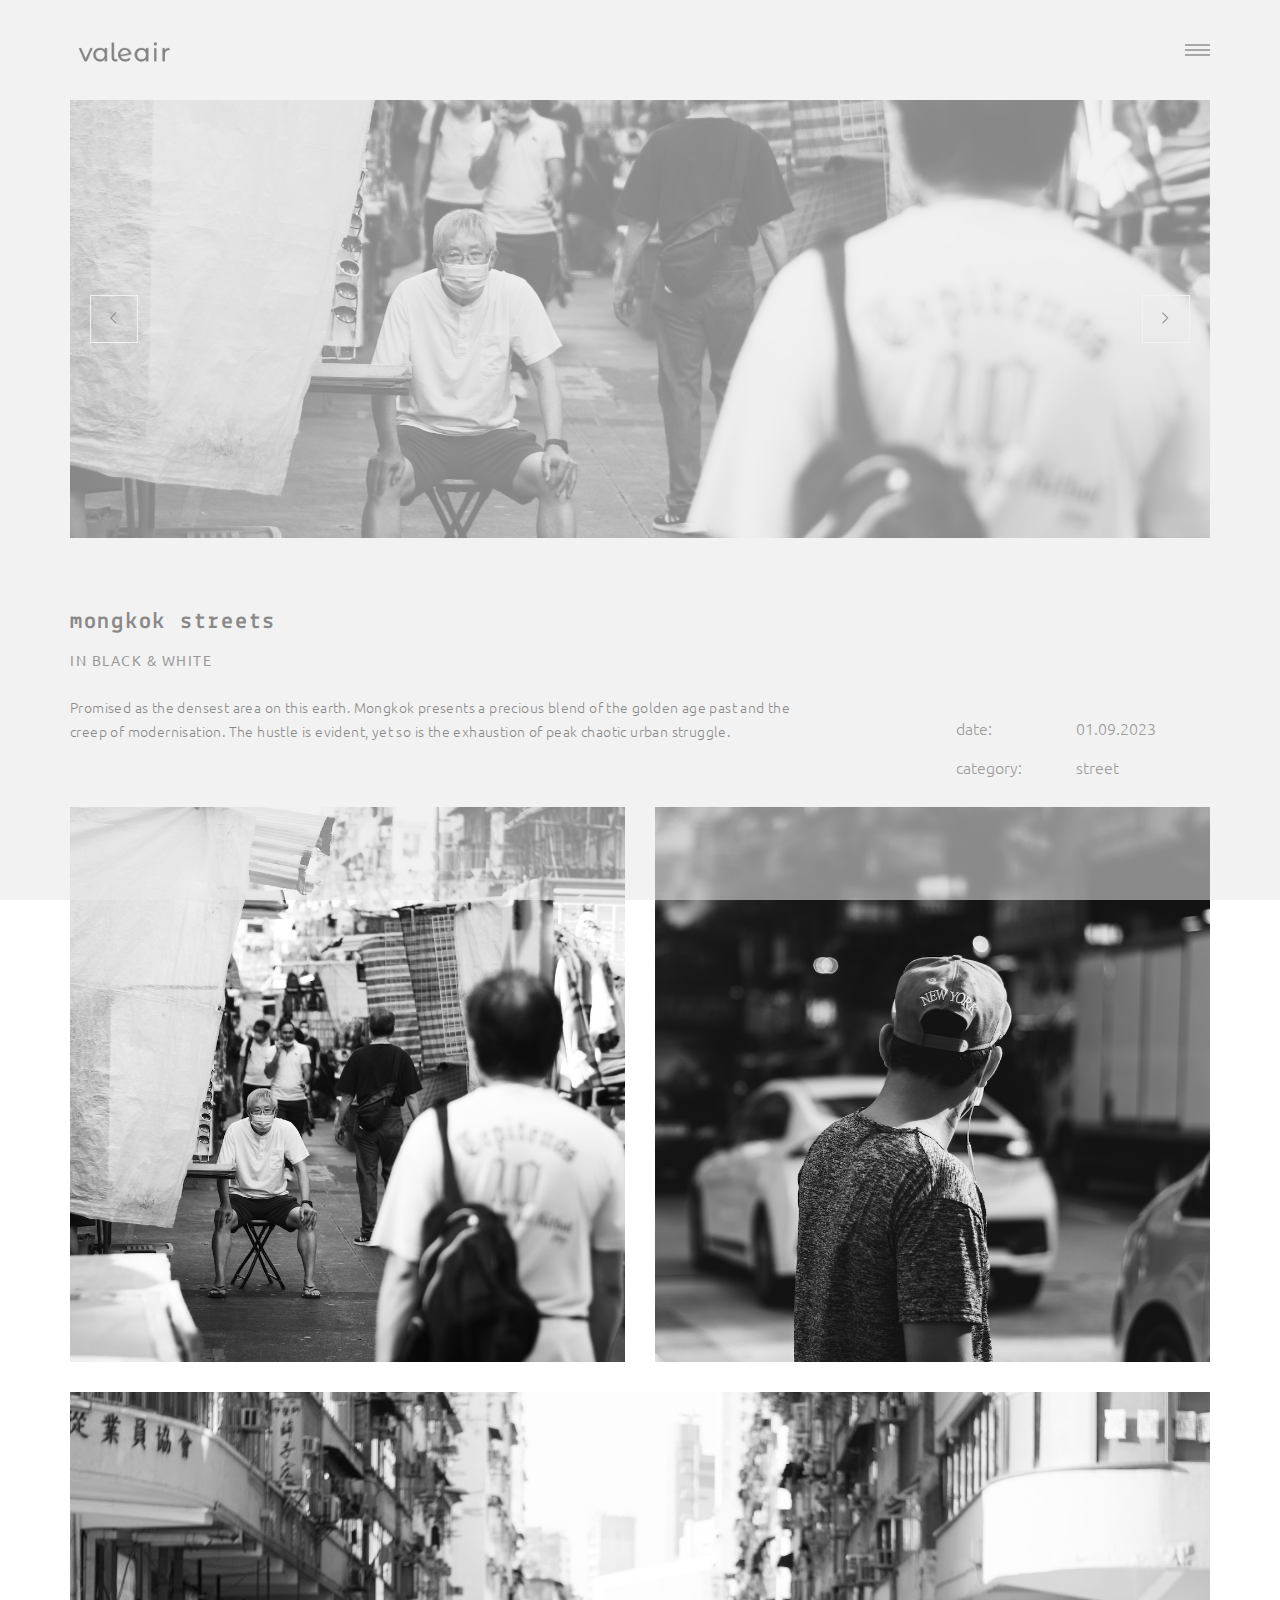
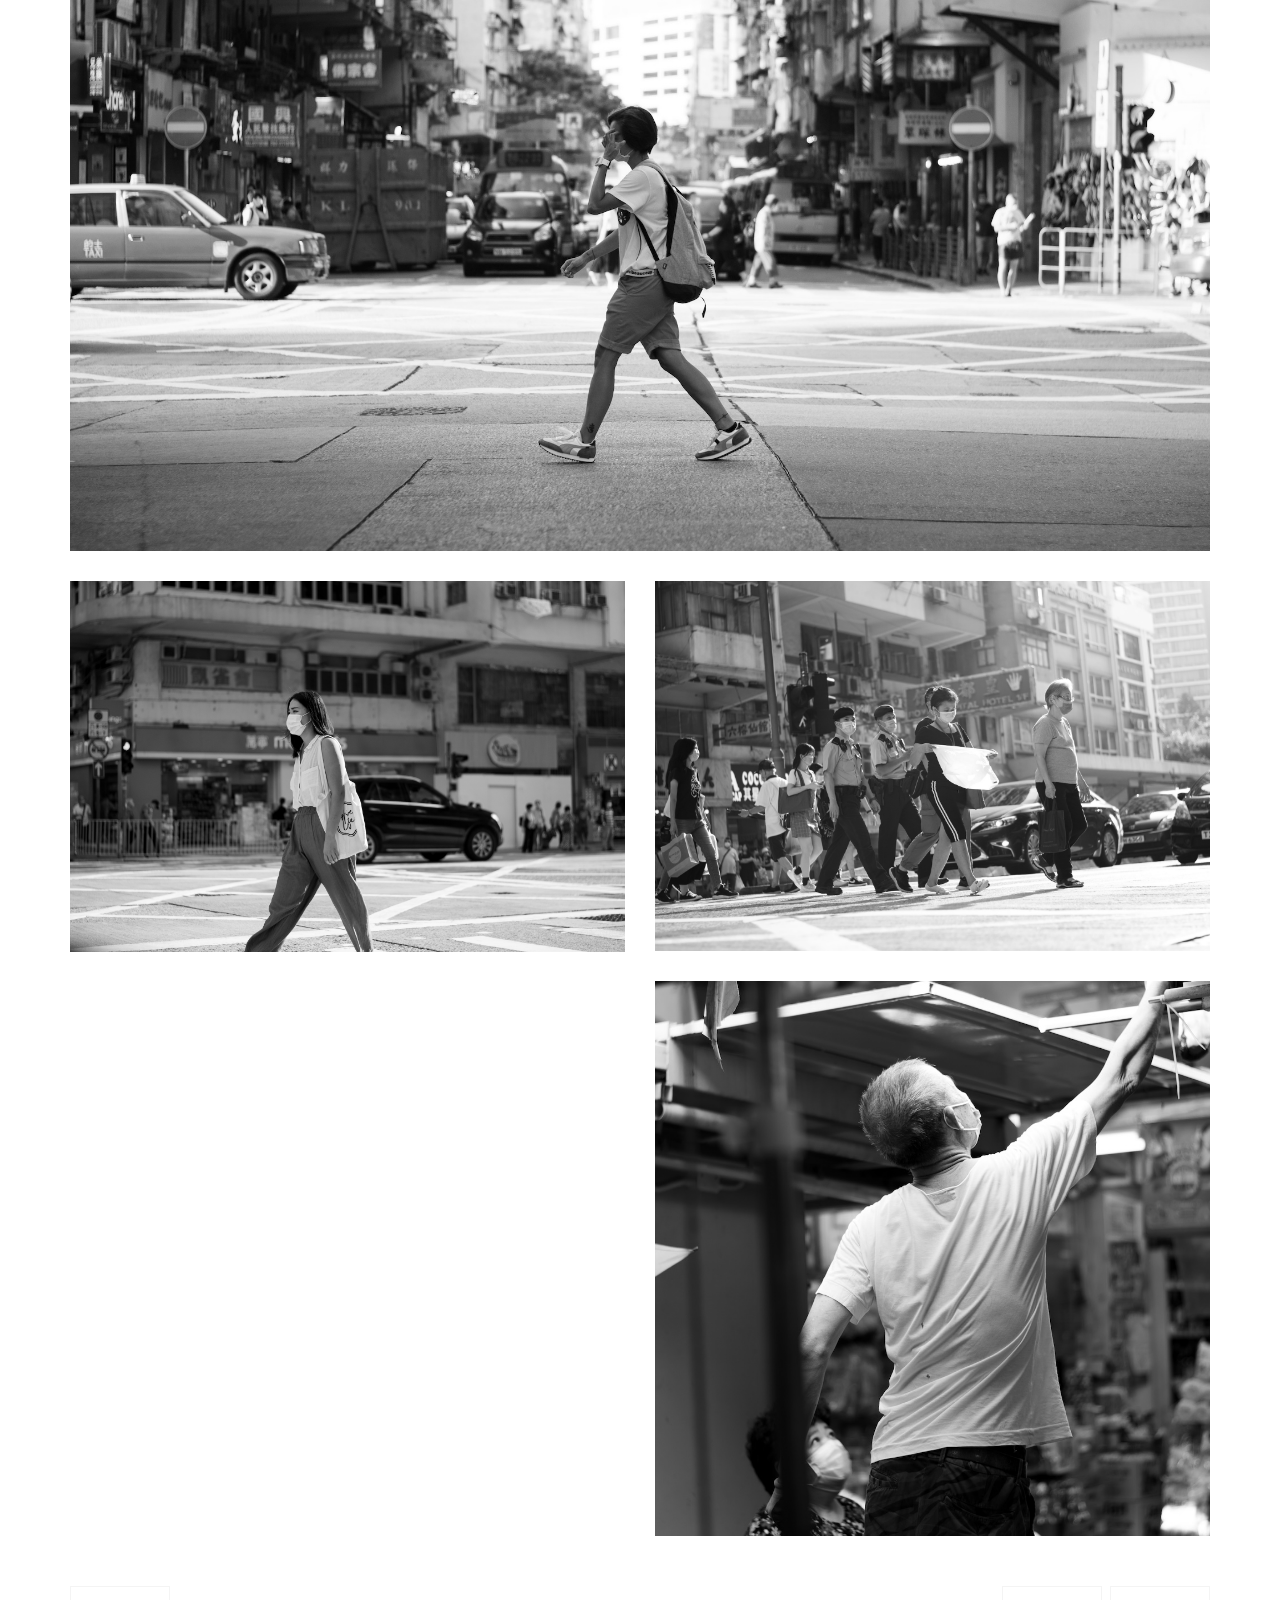
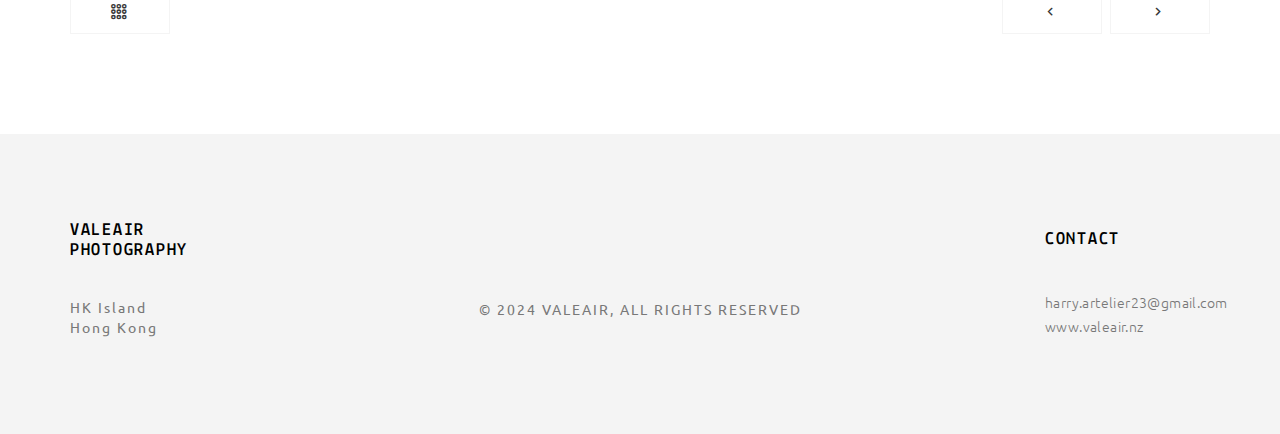
<file: gallery-mongkok-streets.html>
<!doctype html>
<html class="no-js" lang="">

<head>
    <meta charset="utf-8">
    <title>Valeair - Mongkok Streets</title>
    <meta name="description" content="">
    <meta name="msapplication-tap-highlight" content="yes" />
    <meta name="viewport" content="width=device-width, user-scalable=no, initial-scale=1, minimum-scale=1.0, maximum-scale=1.0" />

    <!-- Google Web Font -->
    <link href='http://fonts.googleapis.com/css?family=Ubuntu:300,400,500,700' rel='stylesheet' type='text/css'>
    <link href='http://fonts.googleapis.com/css?family=Lekton:400,700,400italic' rel='stylesheet' type='text/css'>

    <!--  Bootstrap 3-->
    <link rel="stylesheet" href="css/bootstrap.min.css">

    <!-- OWL Carousel -->
    <link rel="stylesheet" href="css/owl.carousel.css">
    <link rel="stylesheet" href="css/owl.theme.css">

    <!--  Slider -->
    <link rel="stylesheet" href="css/jquery.kenburnsy.css">

    <!-- Animate -->
    <link rel="stylesheet" href="css/animate.css">

    <!-- Web Icons Font -->
    <link rel="stylesheet" href="css/pe-icon-7-stroke.css">
    <link rel="stylesheet" href="css/iconmoon.css">
    <link rel="stylesheet" href="css/et-line.css">
    <link rel="stylesheet" href="css/ionicons.css">

    <!-- Magnific PopUp -->
    <link rel="stylesheet" href="css/magnific-popup.css">

    <!-- Tabs -->
    <link rel="stylesheet" type="text/css" href="css/tabs.css" />
    <link rel="stylesheet" type="text/css" href="css/tabstyles.css" />

    <!-- Loader Style -->
    <link rel="stylesheet" href="css/loader-1.css">

    <!-- Costum Styles -->
    <link rel="stylesheet" href="css/main.css">
    <link rel="stylesheet" href="css/responsive.css">

    <!-- Favicon -->
    <link rel="icon" type="image/ico" href="favicon.ico">

    <!-- Modernizer & Respond js -->
    <script src="js/vendor/modernizr-2.8.3-respond-1.4.2.min.js"></script>
</head>

<!-- Google tag (gtag.js) -->
<script async src="https://www.googletagmanager.com/gtag/js?id=G-4GCCSZ1JV1"></script>
<script>
  window.dataLayer = window.dataLayer || [];
  function gtag(){dataLayer.push(arguments);}
  gtag('js', new Date());

  gtag('config', 'G-4GCCSZ1JV1');
</script>

<body>

    <!-- Preloader -->
    <div class="cover"></div>

    <div class="header">
        <div class="container">
            <div class="logo">
                <a href="index.html">
                    <img style="max-height: 50px" src="img/logo.png" alt="Logo">
                </a>
            </div>

            <!-- Menu Hamburger (Default) -->
            <button class="main-menu-indicator" id="open-button">
                <span class="line"></span>
            </button>

            <div class="menu-wrap" style="background-image: url(img/nav_bg.jpg)">
                <div class="menu-content">
                    <div class="navigation">
                        <span class="pe-7s-close close-menu" id="close-button"></span>
                        <div class="search-wrap js-ui-search">
                            <input class="js-ui-text" type="text" placeholder="Search Here...">
                            <span class="eks js-ui-close"></span>
                        </div>
                    </div>
                    <nav class="menu">
                        <div class="menu-list">
                            <ul>
                                <li class="menu-item-has-children"><a href="index.html">Home</a>
                                    <!-- <ul class="sub-menu">
                                        <li><a href="index.html">- Default</a></li>
                                        <li><a href="index-architecture.html">- Architecture</a></li>
                                        <li><a href="index-full-slider.html">- Slider Full Width</a></li>
                                    </ul>
                                </li>
                                <li><a href="about.html">About</a></li>
                                <li class="menu-item-has-children"><a href="#">Portfolio</a>
                                    <ul class="sub-menu">
                                        <li><a href="portfolio-2column.html">-Portfolio 2 Column</a></li>
                                        <li><a href="portfolio-3column.html">-Portfolio 3 Column</a></li>
                                        <li><a href="portfolio-masonry.html">-Portfolio Masonry</a></li>
                                        <li><a href="portfolio-dribbble.html">-Portfolio Dribbble</a></li>
                                    </ul>
                                </li>
                                <li class="menu-item-has-children"><a href="#">Blog</a>
                                    <ul class="sub-menu">
                                        <li><a href="blog.html">Blog Default</a></li>
                                        <li><a href="blog-timeline.html">Blog Timeline</a></li>
                                        <li><a href="single-blog.html">Blog Single</a></li>
                                    </ul>
                                </li>
                                <li><a href="contact.html">Contact</a></li> -->
                            </ul>
                        </div>
                    </nav>

                    <!-- <div class="hidden-xs">
                        <div class="menu-social-media">
                            <ul>
                                <li><a href="#"><i class="iconmoon-facebook"></i></a></li>
                                <li><a href="#"><i class="iconmoon-twitter"></i></a></li>
                                <li><a href="#"><i class="iconmoon-dribbble3"></i></a></li>
                                <li><a href="#"><i class="iconmoon-pinterest"></i></a></li>
                                <li><a href="#"><i class="iconmoon-linkedin2"></i></a></li>
                            </ul>
                        </div> -->

                        <div class="menu-information">
                            <ul>
                                <li><span>E:</span> harry.artelier23@gmail.com</li>
                            </ul>
                        </div>
                    </div>
                </div>
            </div>
            <!-- End of Menu Hamburger (Default) -->

        </div>
    </div>
    <div class="container">
        <div class="single-project-slider">
            <div class="owl-carousel single-slider">
                <div><img class="img-responsive center-block" src="img/galleries/mongkok-streets/DSC_9540-1 slider.jpg" alt="slider"></div>
                <div><img class="img-responsive center-block" src="img/galleries/mongkok-streets/DSC_9624-4 slider.jpg" alt="slider"></div>
                <div><img class="img-responsive center-block" src="img/galleries/mongkok-streets/DSC_9687-6 slider.jpg" alt="slider"></div>
            </div>
            <div class="single-controls">
                <span class="arrow-left"><a class="prev-slide" href="javascript:void(0)"><i class="pe-7s-angle-left"></i></a></span>
                <span class="arrow-right"><a class="next-slide" href="javascript:void(0)"><i class="pe-7s-angle-right"></i></a></span>
            </div>
        </div>
    </div>
    <div class="container">
        <div class="single-portfolio-wrapper">
            <div class="row">
                <div class="col-md-8 col-sm-8">
                    <h1>mongkok streets</h1>
                    <span class="info">IN BLACK & WHITE</span>
                    <p>Promised as the densest area on this earth. Mongkok presents a precious blend of the golden age past and the creep of modernisation. The hustle is evident, yet so is the exhaustion of peak chaotic urban struggle.</p>
                </div>
                <div class="col-md-3 col-md-offset-1 col-sm-4">
                    <div class="project-information">
                        <table class="table">
                            <tbody>
                                <tr>
                                    <td>date:</td>
                                    <td>01.09.2023</td>
                                </tr>
                                <tr>
                                    <td>category:</td>
                                    <td>street</td>
                                </tr>
                                <!-- <tr>
                                    <td>Share:</td>
                                    <td>
                                        <ul class="social-buttons">
                                            <li><a href="javasript:void(0);" data-social="fb"><i class="iconmoon-facebook"></i></a></li>
                                            <li>
                                                <a href="javascript:void(0);" data-social="tw"> <i class="iconmoon-twitter"></i></a>
                                            </li>
                                            <li><a href="javascript:void(0);" data-social="pt"><i class="iconmoon-pinterest"></i></a></li>
                                            <li><a href="javascript:void(0);" data-social="ln"><i class="iconmoon-linkedin"></i></a></li>
                                        </ul>
                                    </td>
                                </tr> -->
                                <br>
                            </tbody>
                        </table>
                    </div>
                </div>
            </div>
        </div>
    </div>
    <div class="container">
        <div class="single-project-details">
            <div class="row">
                <div class="col-md-6 col-sm-6">
                    <div class="single-project-images">
                        <img src="img/galleries/mongkok-streets/DSC_9540-1.JPG" alt="mongkok streetwalk">
                    </div>
                </div>
                <div class="col-md-6 col-sm-6">
                    <div class="single-project-images">
                        <img src="img/galleries/mongkok-streets/DSC_9554-2.JPG" alt="mongkok streetwalk">
                    </div>
                </div>
                <div class="col-md-12">
                    <div class="single-project-images">
                        <img src="img/galleries/mongkok-streets/DSC_9687-6.JPG" alt="mongkok streetwalk">
                    </div>
                </div>
                <div class="col-md-6 col-sm-6">
                    <div class="single-project-images">
                        <img src="img/galleries/mongkok-streets/DSC_9624-4.JPG" alt="mongkok streetwalk">
                    </div>
                </div>
                <div class="col-md-6 col-sm-6">
                    <div class="single-project-images">
                        <img src="img/galleries/mongkok-streets/DSC_9665-5.JPG" alt="mongkok streetwalk">
                    </div>
                </div>
                <div class="col-md-6 col-sm-6">
                    <div class="single-project-images">
                        <img src="img/galleries/mongkok-streets/DSC_9583-3.JPG" alt="mongkok streetwalk">
                    </div>
                </div>
            </div>
        </div>
    </div>
    <div class="container">
        <div class="portfolio-controls">
            <div class="btn-project home-btn">
                <a href="index.html" data-hover="Home">
                    <i class="pe-7s-keypad"></i>
                </a>
            </div>
            <div class="btn-project forward-btn">
                <a href="#" data-hover="Next">
                    <i class="pe-7s-angle-right right"></i>
                </a>
            </div>
            <div class="btn-project back-btn">
                <a href="#" data-hover="Previous">
                    <i class="pe-7s-angle-left left"></i>
                </a>
            </div>
        </div>
    </div>
    <!-- <div class="container margin-top">
        <div class="similar-project">
            <h4>Similar Projects</h4>
            <div class="row">
                <div class="col-md-4 col-sm-4 col-xs-12">
                    <div class="img">
                        <img src="img/home-portfolio/img_6.jpg" alt="Portfolio Item">
                        <div class="overlay-thumb">
                            <a href="javascript:void(0)" class="like-product">
                                <i class="ion-ios-heart-outline"></i>
                                <span class="like-product">Liked</span>
                                <span class="output">256</span>
                            </a>
                            <div class="details">
                                <span class="title">STYLE FASHION</span>
                                <span class="info">NEW BAG & STYLE FASHION</span>
                            </div>
                            <span class="btnBefore"></span>
                            <span class="btnAfter"></span>
                            <a class="main-portfolio-link" href="single-project.html"></a>
                        </div>
                    </div>
                </div>
                <div class="col-md-4 col-sm-4 col-xs-12">
                    <div class="img">
                        <img src="img/home-portfolio/img_7.jpg" alt="Portfolio Item">
                        <div class="overlay-thumb">
                            <a href="javascript:void(0)" class="like-product">
                                <i class="ion-ios-heart-outline"></i>
                                <span class="like-product">Liked</span>
                                <span class="output">256</span>
                            </a>
                            <div class="details">
                                <span class="title">STYLE FASHION</span>
                                <span class="info">NEW BAG & STYLE FASHION</span>
                            </div>
                            <span class="btnBefore"></span>
                            <span class="btnAfter"></span>
                            <a class="main-portfolio-link" href="single-project.html"></a>
                        </div>
                    </div>
                </div>
                <div class="col-md-4 col-sm-4 col-xs-12">
                    <div class="img">
                        <img src="img/home-portfolio/img_8.jpg" alt="Portfolio Item">
                        <div class="overlay-thumb">
                            <a href="javascript:void(0)" class="like-product">
                                <i class="ion-ios-heart-outline"></i>
                                <span class="like-product">Liked</span>
                                <span class="output">256</span>
                            </a>
                            <div class="details">
                                <span class="title">STYLE FASHION</span>
                                <span class="info">NEW BAG & STYLE FASHION</span>
                            </div>
                            <span class="btnBefore"></span>
                            <span class="btnAfter"></span>
                            <a class="main-portfolio-link" href="single-project.html"></a>
                        </div>
                    </div>
                </div>
            </div>
        </div>
    </div> -->

    <div class="footer margin-top">
        <div class="container">
            <div class="row">
                    <div class="col-md-2 col-sm-4 col-xs-12">
                        <div class="footer-inner">
                            <div class="footer-content">
                                <h4>Valeair Photography</h4>
                                    <address> <br>HK Island<br>Hong Kong</address>
                            </div>
                        </div>
                    </div>

                    <div class="col-md-2 col-md-push-8 col-sm-4 col-xs-12">
                        <div class="footer-inner">
                            <div class="footer-content">
                               <h4>CONTACT</h4>
                                <p>
                                     <br>
                                    harry.artelier23@gmail.com <br>
                                    www.valeair.nz
                                </p>
                            </div>
                        </div>
                    </div>

                    <div class="col-md-4 col-sm-4 col-xs-12">
                        <div class="footer-inner">
                            <div class="footer-content">
                            <ul class="social-media">
                                <!-- <li><a href="#"><i class="iconmoon-facebook"></i></a></li>
                                <li><a href="#"><i class="iconmoon-twitter"></i></a></li>
                                <li><a href="#"><i class="iconmoon-flickr2"></i></a></li>
                                <li><a href="#"><i class="iconmoon-dribbble3"></i></a></li>
                                <li><a href="#"><i class="iconmoon-pinterest"></i></a></li>
                                <li><a href="#"><i class="iconmoon-linkedin2"></i></a></li> -->
                            </ul>
                            <span class="copyright-mark">&copy; 2024 VALEAIR, ALL RIGHTS RESERVED</span>
                            </div>
                        </div>
                    </div>
            </div>
        </div>
    </div>

    <a href="javascript:void(0)" class="scroll-top" id="scroll-top"><i class="pe-7s-angle-up"></i></a>

    <script src="js/vendor/jquery-1.11.2.min.js"></script>
    <script data-pace-options='{ "ajax": false }' src="js/vendor/pace.min.js"></script>
    <script src="js/vendor/bootstrap.min.js"></script>
    <script src="js/vendor/classie.js"></script>
    <script src="js/vendor/isotope.pkgd.min.js"></script>
    <script src="js/vendor/jquery.velocity.min.js"></script>
    <script src="js/vendor/jquery.kenburnsy.min.js"></script>
    <script src="js/vendor/textslide.js"></script>
    <script src="js/vendor/imagesloaded.pkgd.min.js"></script>
    <script src="js/vendor/tabs.js"></script>
    <script src="js/ef-slider.js"></script>
    <script src="js/vendor/owl.carousel.min.js"></script>
    <script src="js/vendor/jquery.magnific-popup.min.js"></script>
    <script src="js/vendor/jquery.social-buttons.min.js"></script>
    <script src="js/vendor/wow.min.js"></script>
    <script src="js/main.js"></script>
    <script src="js/ajax.js"></script>
</body>

</html>
</file>
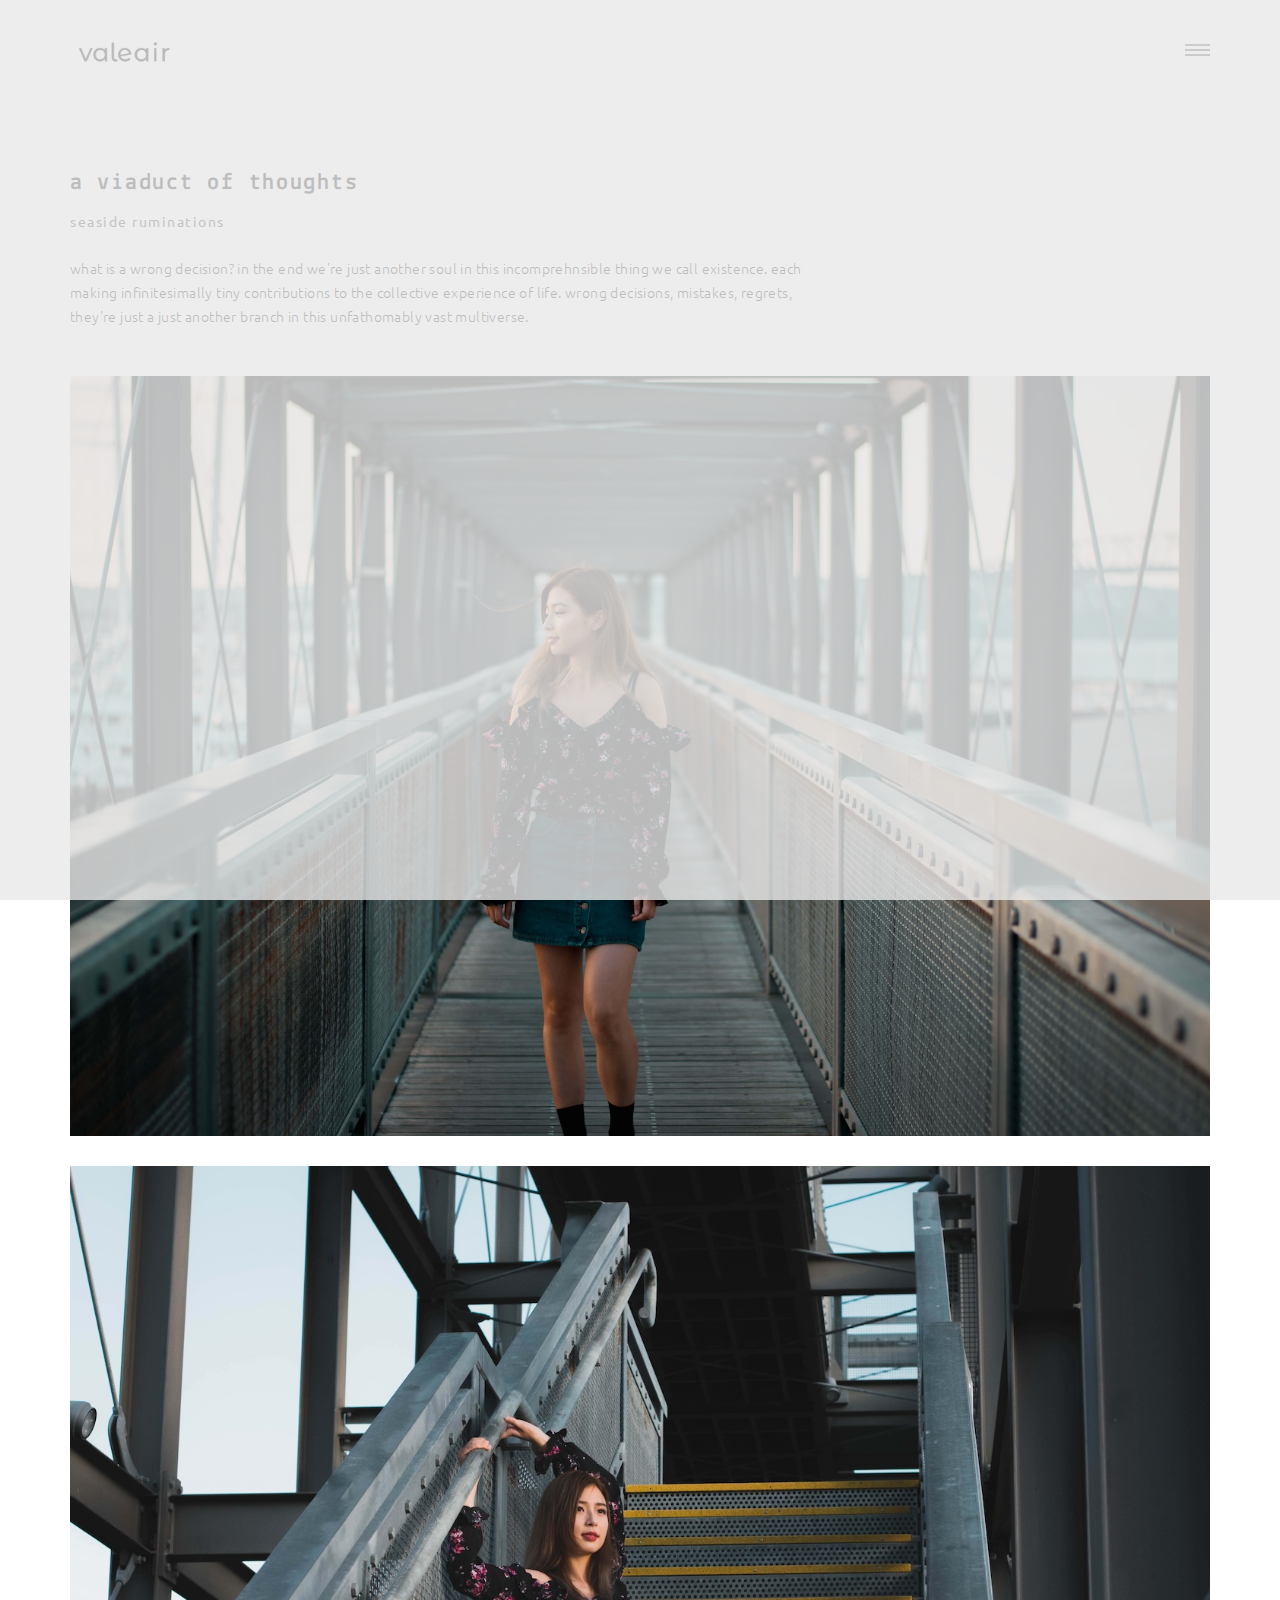
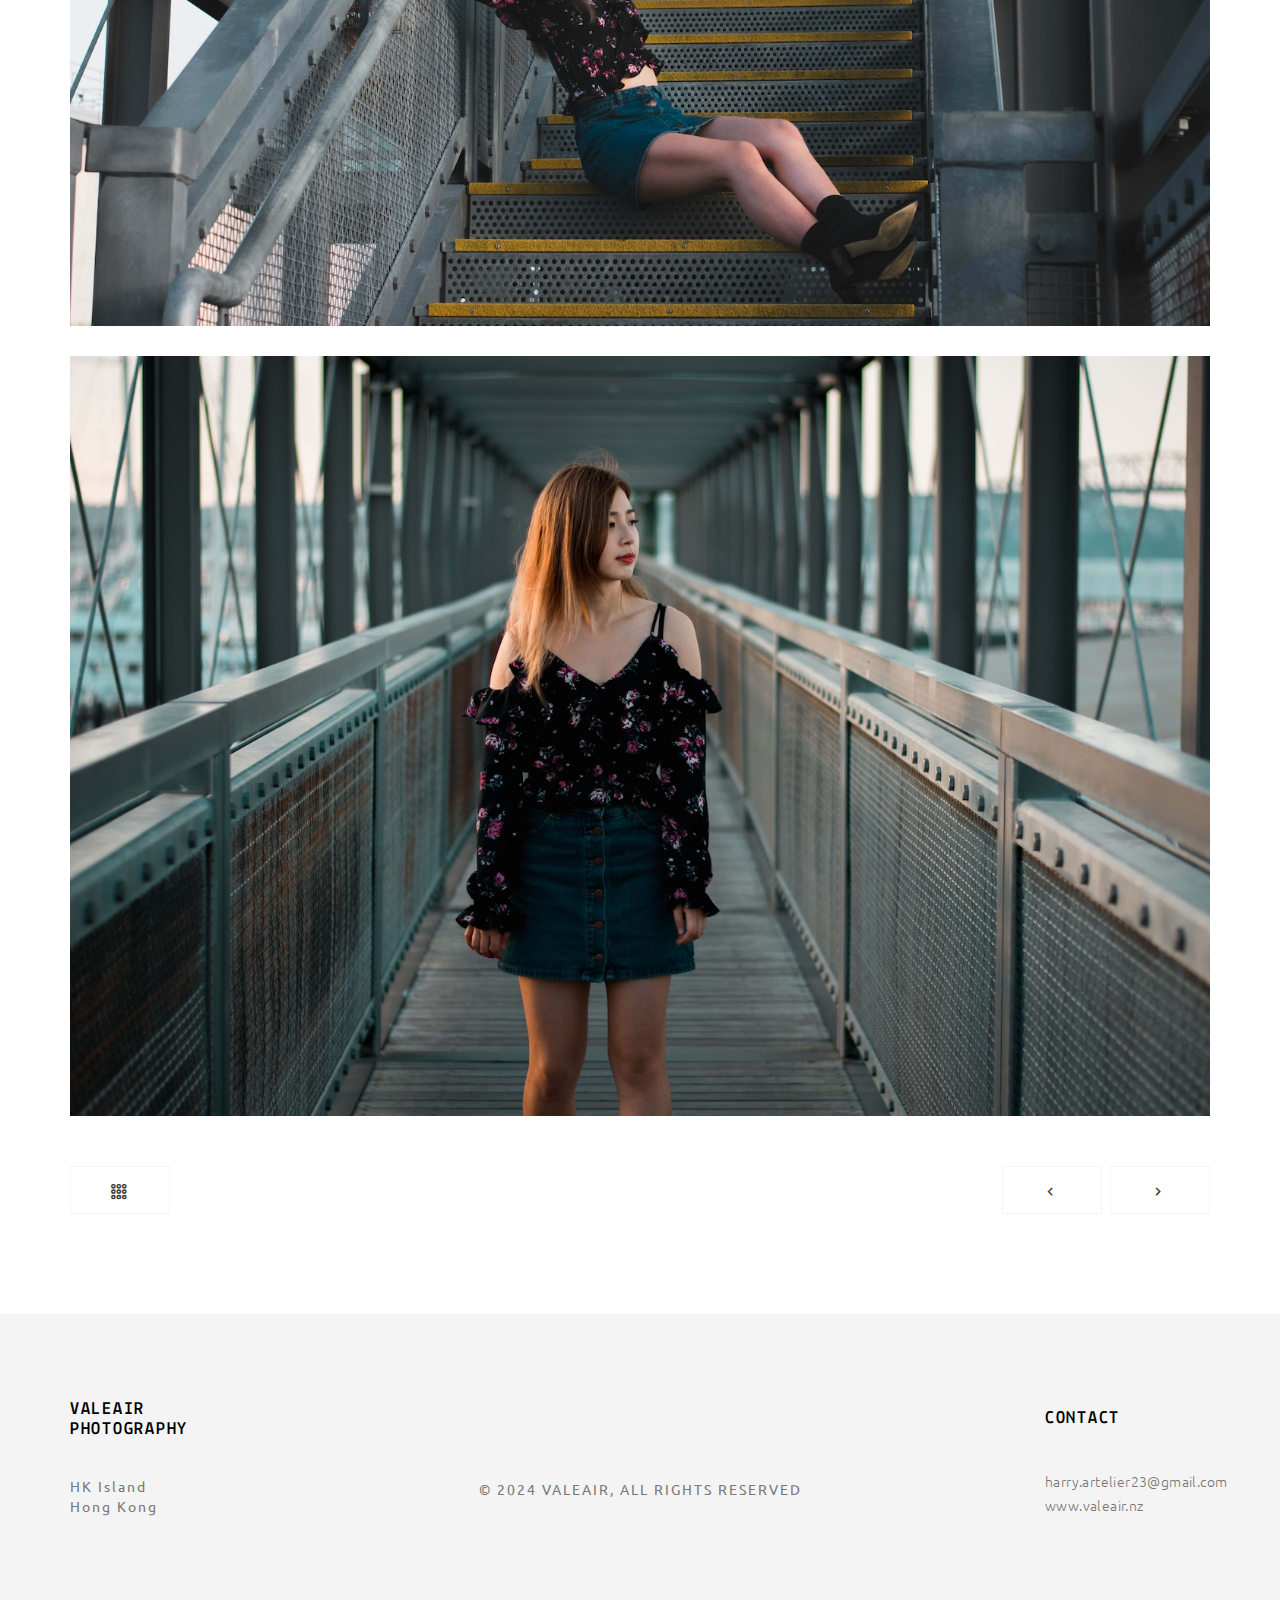
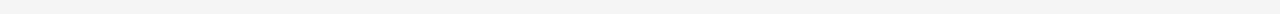
<file: gallery-viaduct-of-thoughts.html>
<!doctype html>
<html class="no-js" lang="">

<head>
    <meta charset="utf-8">
    <title>Valeair - A Viaduct of Thoughts</title>
    <meta name="description" content="">
    <meta name="msapplication-tap-highlight" content="yes" />
    <meta name="viewport" content="width=device-width, user-scalable=no, initial-scale=1, minimum-scale=1.0, maximum-scale=1.0" />

    <!-- Google Web Font -->
    <link href='http://fonts.googleapis.com/css?family=Ubuntu:300,400,500,700' rel='stylesheet' type='text/css'>
    <link href='http://fonts.googleapis.com/css?family=Lekton:400,700,400italic' rel='stylesheet' type='text/css'>

    <!--  Bootstrap 3-->
    <link rel="stylesheet" href="css/bootstrap.min.css">

    <!-- OWL Carousel -->
    <link rel="stylesheet" href="css/owl.carousel.css">
    <link rel="stylesheet" href="css/owl.theme.css">

    <!--  Slider -->
    <link rel="stylesheet" href="css/jquery.kenburnsy.css">

    <!-- Animate -->
    <link rel="stylesheet" href="css/animate.css">

    <!-- Web Icons Font -->
    <link rel="stylesheet" href="css/pe-icon-7-stroke.css">
    <link rel="stylesheet" href="css/iconmoon.css">
    <link rel="stylesheet" href="css/et-line.css">
    <link rel="stylesheet" href="css/ionicons.css">

    <!-- Magnific PopUp -->
    <link rel="stylesheet" href="css/magnific-popup.css">

    <!-- Tabs -->
    <link rel="stylesheet" type="text/css" href="css/tabs.css" />
    <link rel="stylesheet" type="text/css" href="css/tabstyles.css" />

    <!-- Loader Style -->
    <link rel="stylesheet" href="css/loader-1.css">

    <!-- Costum Styles -->
    <link rel="stylesheet" href="css/main.css">
    <link rel="stylesheet" href="css/responsive.css">

    <!-- Favicon -->
    <link rel="icon" type="image/ico" href="favicon.ico">

    <!-- Modernizer & Respond js -->
    <script src="js/vendor/modernizr-2.8.3-respond-1.4.2.min.js"></script>
</head>

<!-- Google tag (gtag.js) -->
<script async src="https://www.googletagmanager.com/gtag/js?id=G-4GCCSZ1JV1"></script>
<script>
  window.dataLayer = window.dataLayer || [];
  function gtag(){dataLayer.push(arguments);}
  gtag('js', new Date());

  gtag('config', 'G-4GCCSZ1JV1');
</script>

<body>

    <!-- Preloader -->
    <div class="cover"></div>

    <div class="header">
        <div class="container">
            <div class="logo">
                <a href="index.html">
                    <img style="max-height: 50px" src="img/logo.png" alt="Logo">
                </a>
            </div>

            <!-- Menu Hamburger (Default) -->
            <button class="main-menu-indicator" id="open-button">
                <span class="line"></span>
            </button>

            <div class="menu-wrap" style="background-image: url(img/nav_bg.jpg)">
                <div class="menu-content">
                    <div class="navigation">
                        <span class="pe-7s-close close-menu" id="close-button"></span>
                        <div class="search-wrap js-ui-search">
                            <input class="js-ui-text" type="text" placeholder="Search Here...">
                            <span class="eks js-ui-close"></span>
                        </div>
                    </div>
                    <nav class="menu">
                        <div class="menu-list">
                            <ul>
                                <li class="menu-item-has-children"><a href="index.html">Home</a>
                                    <!-- <ul class="sub-menu">
                                        <li><a href="index.html">- Default</a></li>
                                        <li><a href="index-architecture.html">- Architecture</a></li>
                                        <li><a href="index-full-slider.html">- Slider Full Width</a></li>
                                    </ul>
                                </li>
                                <li><a href="about.html">About</a></li>
                                <li class="menu-item-has-children"><a href="#">Portfolio</a>
                                    <ul class="sub-menu">
                                        <li><a href="portfolio-2column.html">-Portfolio 2 Column</a></li>
                                        <li><a href="portfolio-3column.html">-Portfolio 3 Column</a></li>
                                        <li><a href="portfolio-masonry.html">-Portfolio Masonry</a></li>
                                        <li><a href="portfolio-dribbble.html">-Portfolio Dribbble</a></li>
                                    </ul>
                                </li>
                                <li class="menu-item-has-children"><a href="#">Blog</a>
                                    <ul class="sub-menu">
                                        <li><a href="blog.html">Blog Default</a></li>
                                        <li><a href="blog-timeline.html">Blog Timeline</a></li>
                                        <li><a href="single-blog.html">Blog Single</a></li>
                                    </ul>
                                </li>
                                <li><a href="contact.html">Contact</a></li> -->
                            </ul>
                        </div>
                    </nav>

                    <!-- <div class="hidden-xs">
                        <div class="menu-social-media">
                            <ul>
                                <li><a href="#"><i class="iconmoon-facebook"></i></a></li>
                                <li><a href="#"><i class="iconmoon-twitter"></i></a></li>
                                <li><a href="#"><i class="iconmoon-dribbble3"></i></a></li>
                                <li><a href="#"><i class="iconmoon-pinterest"></i></a></li>
                                <li><a href="#"><i class="iconmoon-linkedin2"></i></a></li>
                            </ul>
                        </div> -->

                        <div class="menu-information">
                            <ul>
                                <li><span>E:</span> harry.artelier23@gmail.com</li>
                            </ul>
                        </div>
                    </div>
                </div>
            </div>
            <!-- End of Menu Hamburger (Default) -->

        </div>
    </div>
    <div class="container">
        <!-- <div class="single-project-slider">
            <div class="owl-carousel single-slider">
                <div><img class="img-responsive center-block" src="img/mongkok-streets/DSC_9540-1 slider.png" alt="slider"></div>
                <div><img class="img-responsive center-block" src="img/mongkok-streets/DSC_9624-4 slider.png" alt="slider"></div>
                <div><img class="img-responsive center-block" src="img/mongkok-streets/DSC_9687-6 slider.png" alt="slider"></div>
            </div>
            <div class="single-controls">
                <span class="arrow-left"><a class="prev-slide" href="javascript:void(0)"><i class="pe-7s-angle-left"></i></a></span>
                <span class="arrow-right"><a class="next-slide" href="javascript:void(0)"><i class="pe-7s-angle-right"></i></a></span>
            </div>
        </div> -->
    </div>
    <div class="container">
        <div class="single-portfolio-wrapper">
            <div class="row">
                <div class="col-md-8 col-sm-8">
                    <h1>a viaduct of thoughts</h1>
                    <span class="info">seaside ruminations</span>
                    <p style="padding-bottom: 5%;">what is a wrong decision? in the end we're just another soul in this incomprehnsible thing we call existence. each making infinitesimally tiny contributions to the collective experience of life. wrong decisions, mistakes, regrets, they're just a just another branch in this unfathomably vast multiverse.</p>
                </div>
                <div class="col-md-3 col-md-offset-1 col-sm-4">
                    <div class="project-information">
                        <table class="table">
                            <tbody>
                                <tr>
                                    <!-- <td>category:</td>
                                    <td>passion</td> -->
                                </tr>
                                <!-- <tr>
                                    <td>Share:</td>
                                    <td>
                                        <ul class="social-buttons">
                                            <li><a href="javasript:void(0);" data-social="fb"><i class="iconmoon-facebook"></i></a></li>
                                            <li>
                                                <a href="javascript:void(0);" data-social="tw"> <i class="iconmoon-twitter"></i></a>
                                            </li>
                                            <li><a href="javascript:void(0);" data-social="pt"><i class="iconmoon-pinterest"></i></a></li>
                                            <li><a href="javascript:void(0);" data-social="ln"><i class="iconmoon-linkedin"></i></a></li>
                                        </ul>
                                    </td>
                                </tr> -->
                                <br>
                            </tbody>
                        </table>
                    </div>
                </div>
            </div>
        </div>
    </div>
    <div class="container">
        <div class="single-project-details">
            <div class="row">
                <div class="col-md-12">
                    <div class="single-project-images">
                        <img src="img/galleries/a-viaduct of thoughts/joy1.jpg" alt="mongkok streetwalk">
                    </div>
                </div>
                <div class="col-md-12">
                    <div class="single-project-images">
                        <img src="img/galleries/a-viaduct of thoughts/joy2.jpeg" alt="mongkok streetwalk">
                    </div>
                </div>
                <div class="col-md-12">
                    <div class="single-project-images">
                        <img src="img/galleries/a-viaduct of thoughts/joy3.jpeg" alt="mongkok streetwalk">
                    </div>
                </div>
            </div>
        </div>
    </div>
    <div class="container">
        <div class="portfolio-controls">
            <div class="btn-project home-btn">
                <a href="index.html" data-hover="Home">
                    <i class="pe-7s-keypad"></i>
                </a>
            </div>
            <div class="btn-project forward-btn">
                <a href="#" data-hover="Next">
                    <i class="pe-7s-angle-right right"></i>
                </a>
            </div>
            <div class="btn-project back-btn">
                <a href="#" data-hover="Previous">
                    <i class="pe-7s-angle-left left"></i>
                </a>
            </div>
        </div>
    </div>
    <!-- <div class="container margin-top">
        <div class="similar-project">
            <h4>Similar Projects</h4>
            <div class="row">
                <div class="col-md-4 col-sm-4 col-xs-12">
                    <div class="img">
                        <img src="img/home-portfolio/img_6.jpg" alt="Portfolio Item">
                        <div class="overlay-thumb">
                            <a href="javascript:void(0)" class="like-product">
                                <i class="ion-ios-heart-outline"></i>
                                <span class="like-product">Liked</span>
                                <span class="output">256</span>
                            </a>
                            <div class="details">
                                <span class="title">STYLE FASHION</span>
                                <span class="info">NEW BAG & STYLE FASHION</span>
                            </div>
                            <span class="btnBefore"></span>
                            <span class="btnAfter"></span>
                            <a class="main-portfolio-link" href="single-project.html"></a>
                        </div>
                    </div>
                </div>
                <div class="col-md-4 col-sm-4 col-xs-12">
                    <div class="img">
                        <img src="img/home-portfolio/img_7.jpg" alt="Portfolio Item">
                        <div class="overlay-thumb">
                            <a href="javascript:void(0)" class="like-product">
                                <i class="ion-ios-heart-outline"></i>
                                <span class="like-product">Liked</span>
                                <span class="output">256</span>
                            </a>
                            <div class="details">
                                <span class="title">STYLE FASHION</span>
                                <span class="info">NEW BAG & STYLE FASHION</span>
                            </div>
                            <span class="btnBefore"></span>
                            <span class="btnAfter"></span>
                            <a class="main-portfolio-link" href="single-project.html"></a>
                        </div>
                    </div>
                </div>
                <div class="col-md-4 col-sm-4 col-xs-12">
                    <div class="img">
                        <img src="img/home-portfolio/img_8.jpg" alt="Portfolio Item">
                        <div class="overlay-thumb">
                            <a href="javascript:void(0)" class="like-product">
                                <i class="ion-ios-heart-outline"></i>
                                <span class="like-product">Liked</span>
                                <span class="output">256</span>
                            </a>
                            <div class="details">
                                <span class="title">STYLE FASHION</span>
                                <span class="info">NEW BAG & STYLE FASHION</span>
                            </div>
                            <span class="btnBefore"></span>
                            <span class="btnAfter"></span>
                            <a class="main-portfolio-link" href="single-project.html"></a>
                        </div>
                    </div>
                </div>
            </div>
        </div>
    </div> -->

    <div class="footer margin-top">
        <div class="container">
            <div class="row">
                    <div class="col-md-2 col-sm-4 col-xs-12">
                        <div class="footer-inner">
                            <div class="footer-content">
                                <h4>Valeair Photography</h4>
                                    <address> <br>HK Island<br>Hong Kong</address>
                            </div>
                        </div>
                    </div>

                    <div class="col-md-2 col-md-push-8 col-sm-4 col-xs-12">
                        <div class="footer-inner">
                            <div class="footer-content">
                               <h4>CONTACT</h4>
                                <p>
                                     <br>
                                    harry.artelier23@gmail.com <br>
                                    www.valeair.nz
                                </p>
                            </div>
                        </div>
                    </div>

                    <div class="col-md-4 col-sm-4 col-xs-12">
                        <div class="footer-inner">
                            <div class="footer-content">
                            <ul class="social-media">
                                <!-- <li><a href="#"><i class="iconmoon-facebook"></i></a></li>
                                <li><a href="#"><i class="iconmoon-twitter"></i></a></li>
                                <li><a href="#"><i class="iconmoon-flickr2"></i></a></li>
                                <li><a href="#"><i class="iconmoon-dribbble3"></i></a></li>
                                <li><a href="#"><i class="iconmoon-pinterest"></i></a></li>
                                <li><a href="#"><i class="iconmoon-linkedin2"></i></a></li> -->
                            </ul>
                            <span class="copyright-mark">&copy; 2024 VALEAIR, ALL RIGHTS RESERVED</span>
                            </div>
                        </div>
                    </div>
            </div>
        </div>
    </div>

    <a href="javascript:void(0)" class="scroll-top" id="scroll-top"><i class="pe-7s-angle-up"></i></a>

    <script src="js/vendor/jquery-1.11.2.min.js"></script>
    <script data-pace-options='{ "ajax": false }' src="js/vendor/pace.min.js"></script>
    <script src="js/vendor/bootstrap.min.js"></script>
    <script src="js/vendor/classie.js"></script>
    <script src="js/vendor/isotope.pkgd.min.js"></script>
    <script src="js/vendor/jquery.velocity.min.js"></script>
    <script src="js/vendor/jquery.kenburnsy.min.js"></script>
    <script src="js/vendor/textslide.js"></script>
    <script src="js/vendor/imagesloaded.pkgd.min.js"></script>
    <script src="js/vendor/tabs.js"></script>
    <script src="js/ef-slider.js"></script>
    <script src="js/vendor/owl.carousel.min.js"></script>
    <script src="js/vendor/jquery.magnific-popup.min.js"></script>
    <script src="js/vendor/jquery.social-buttons.min.js"></script>
    <script src="js/vendor/wow.min.js"></script>
    <script src="js/main.js"></script>
    <script src="js/ajax.js"></script>
</body>

</html>
</file>
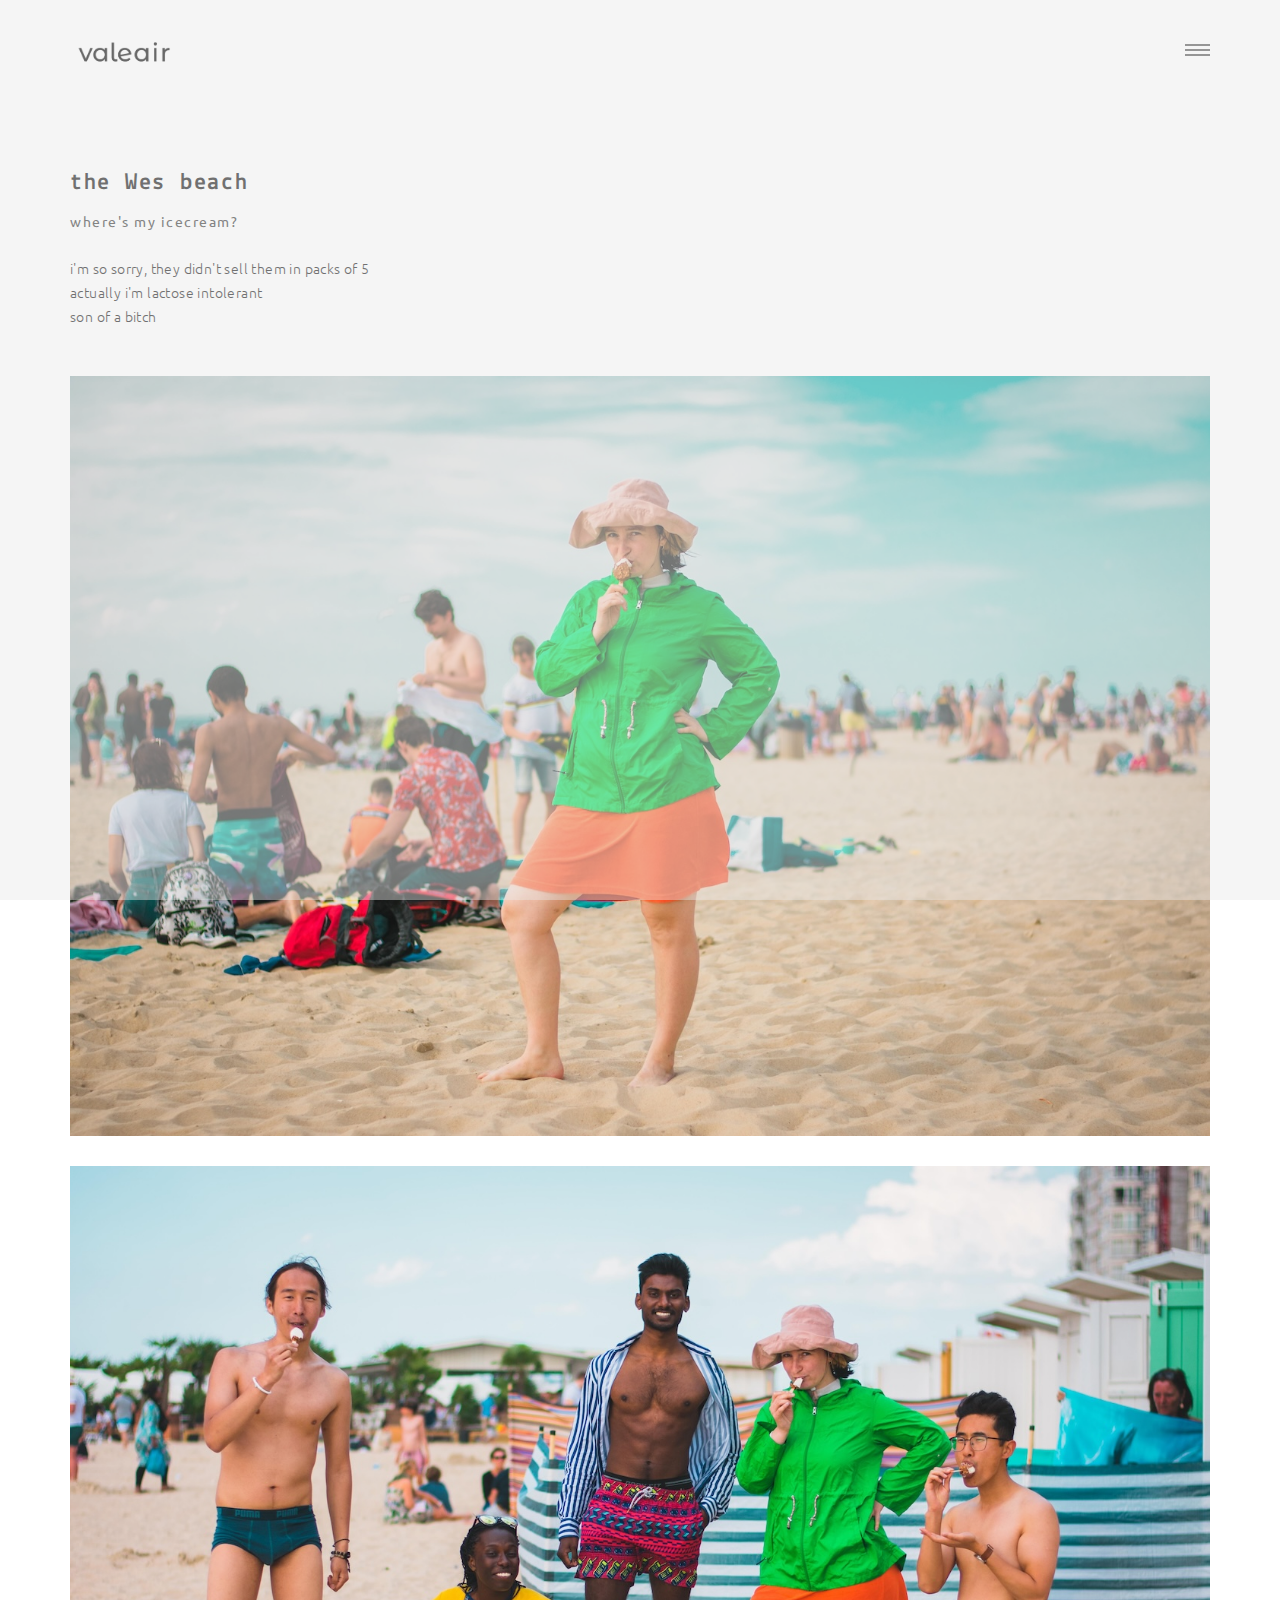
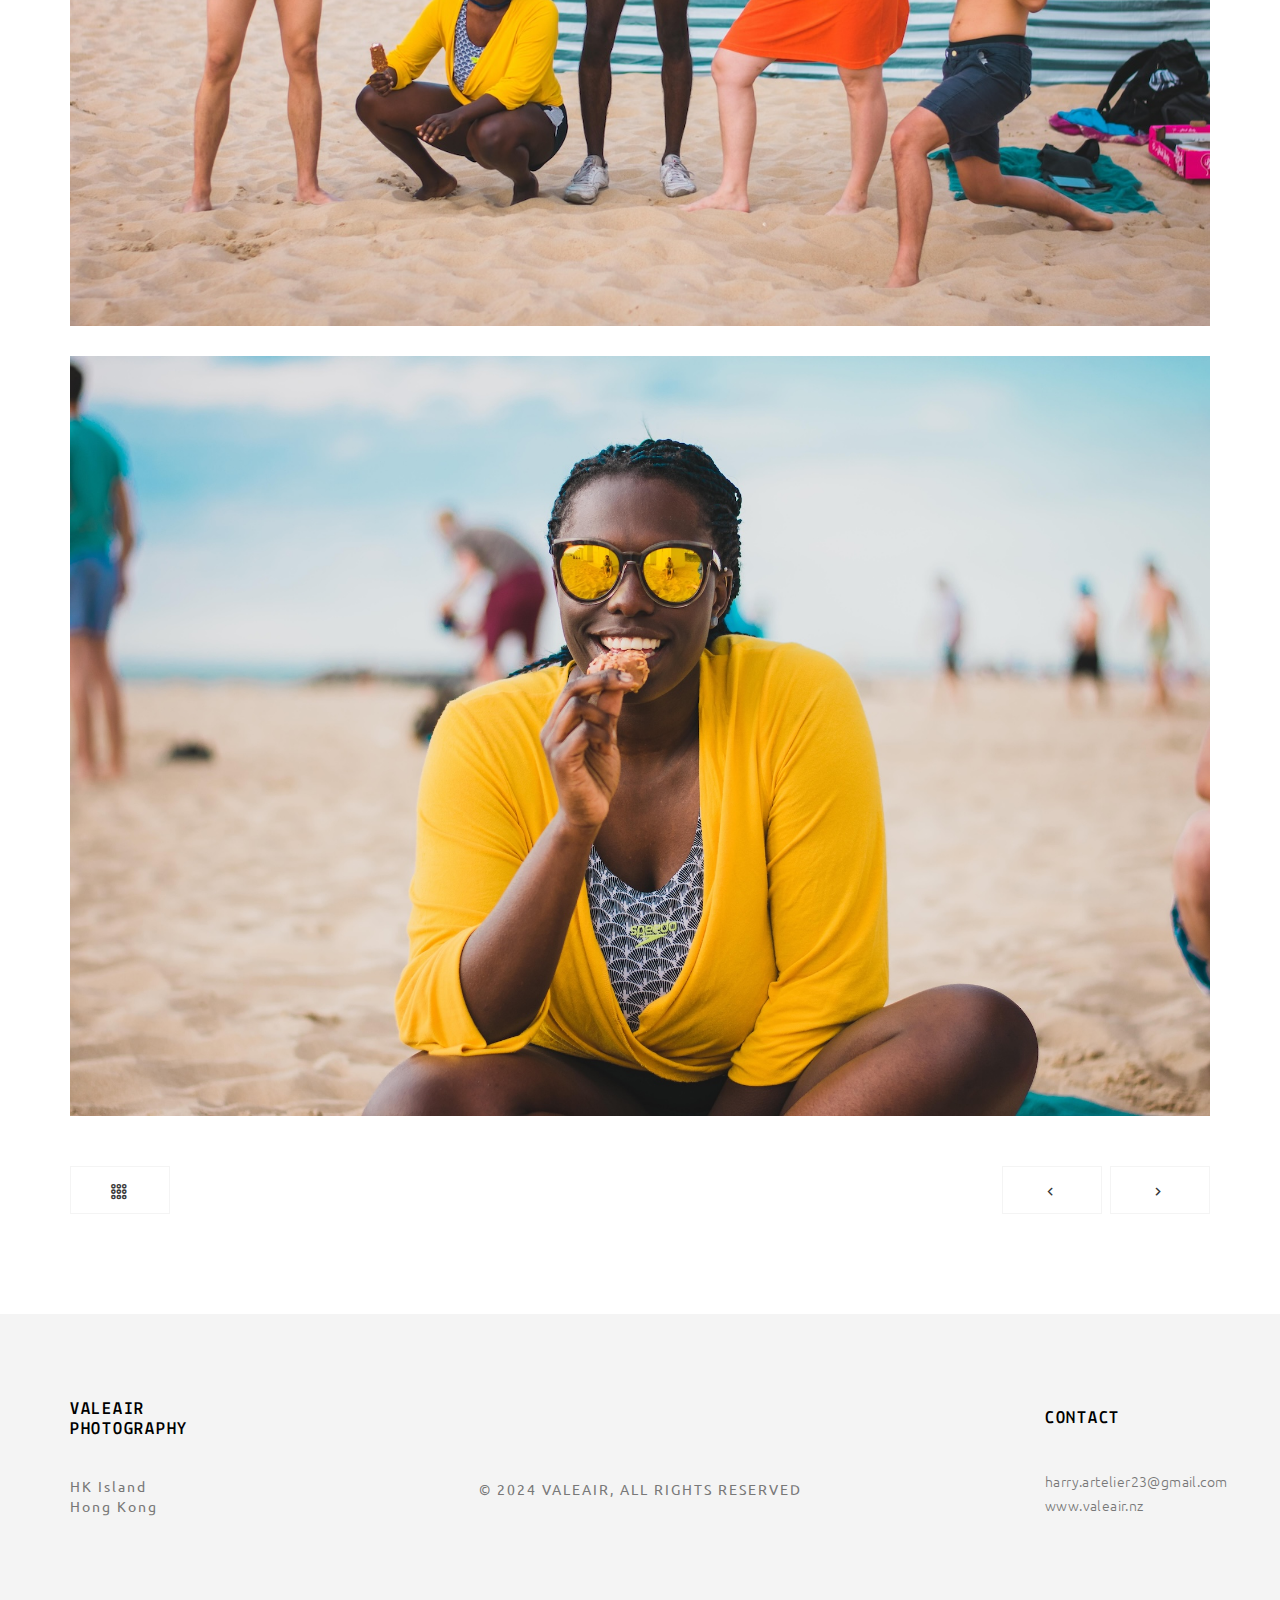
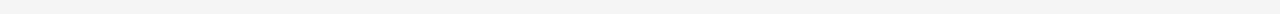
<file: gallery-wes-beach.html>
<!doctype html>
<html class="no-js" lang="">

<head>
    <meta charset="utf-8">
    <title>Valeair - the Wes beach</title>
    <meta name="description" content="">
    <meta name="msapplication-tap-highlight" content="yes" />
    <meta name="viewport" content="width=device-width, user-scalable=no, initial-scale=1, minimum-scale=1.0, maximum-scale=1.0" />

    <!-- Google Web Font -->
    <link href='http://fonts.googleapis.com/css?family=Ubuntu:300,400,500,700' rel='stylesheet' type='text/css'>
    <link href='http://fonts.googleapis.com/css?family=Lekton:400,700,400italic' rel='stylesheet' type='text/css'>

    <!--  Bootstrap 3-->
    <link rel="stylesheet" href="css/bootstrap.min.css">

    <!-- OWL Carousel -->
    <link rel="stylesheet" href="css/owl.carousel.css">
    <link rel="stylesheet" href="css/owl.theme.css">

    <!--  Slider -->
    <link rel="stylesheet" href="css/jquery.kenburnsy.css">

    <!-- Animate -->
    <link rel="stylesheet" href="css/animate.css">

    <!-- Web Icons Font -->
    <link rel="stylesheet" href="css/pe-icon-7-stroke.css">
    <link rel="stylesheet" href="css/iconmoon.css">
    <link rel="stylesheet" href="css/et-line.css">
    <link rel="stylesheet" href="css/ionicons.css">

    <!-- Magnific PopUp -->
    <link rel="stylesheet" href="css/magnific-popup.css">

    <!-- Tabs -->
    <link rel="stylesheet" type="text/css" href="css/tabs.css" />
    <link rel="stylesheet" type="text/css" href="css/tabstyles.css" />

    <!-- Loader Style -->
    <link rel="stylesheet" href="css/loader-1.css">

    <!-- Costum Styles -->
    <link rel="stylesheet" href="css/main.css">
    <link rel="stylesheet" href="css/responsive.css">

    <!-- Favicon -->
    <link rel="icon" type="image/ico" href="favicon.ico">

    <!-- Modernizer & Respond js -->
    <script src="js/vendor/modernizr-2.8.3-respond-1.4.2.min.js"></script>
</head>

<!-- Google tag (gtag.js) -->
<script async src="https://www.googletagmanager.com/gtag/js?id=G-4GCCSZ1JV1"></script>
<script>
  window.dataLayer = window.dataLayer || [];
  function gtag(){dataLayer.push(arguments);}
  gtag('js', new Date());

  gtag('config', 'G-4GCCSZ1JV1');
</script>

<body>

    <!-- Preloader -->
    <div class="cover"></div>

    <div class="header">
        <div class="container">
            <div class="logo">
                <a href="index.html">
                    <img style="max-height: 50px" src="img/logo.png" alt="Logo">
                </a>
            </div>

            <!-- Menu Hamburger (Default) -->
            <button class="main-menu-indicator" id="open-button">
                <span class="line"></span>
            </button>

            <div class="menu-wrap" style="background-image: url(img/nav_bg.jpg)">
                <div class="menu-content">
                    <div class="navigation">
                        <span class="pe-7s-close close-menu" id="close-button"></span>
                        <div class="search-wrap js-ui-search">
                            <input class="js-ui-text" type="text" placeholder="Search Here...">
                            <span class="eks js-ui-close"></span>
                        </div>
                    </div>
                    <nav class="menu">
                        <div class="menu-list">
                            <ul>
                                <li class="menu-item-has-children"><a href="index.html">Home</a>
                                    <!-- <ul class="sub-menu">
                                        <li><a href="index.html">- Default</a></li>
                                        <li><a href="index-architecture.html">- Architecture</a></li>
                                        <li><a href="index-full-slider.html">- Slider Full Width</a></li>
                                    </ul>
                                </li>
                                <li><a href="about.html">About</a></li>
                                <li class="menu-item-has-children"><a href="#">Portfolio</a>
                                    <ul class="sub-menu">
                                        <li><a href="portfolio-2column.html">-Portfolio 2 Column</a></li>
                                        <li><a href="portfolio-3column.html">-Portfolio 3 Column</a></li>
                                        <li><a href="portfolio-masonry.html">-Portfolio Masonry</a></li>
                                        <li><a href="portfolio-dribbble.html">-Portfolio Dribbble</a></li>
                                    </ul>
                                </li>
                                <li class="menu-item-has-children"><a href="#">Blog</a>
                                    <ul class="sub-menu">
                                        <li><a href="blog.html">Blog Default</a></li>
                                        <li><a href="blog-timeline.html">Blog Timeline</a></li>
                                        <li><a href="single-blog.html">Blog Single</a></li>
                                    </ul>
                                </li>
                                <li><a href="contact.html">Contact</a></li> -->
                            </ul>
                        </div>
                    </nav>

                    <!-- <div class="hidden-xs">
                        <div class="menu-social-media">
                            <ul>
                                <li><a href="#"><i class="iconmoon-facebook"></i></a></li>
                                <li><a href="#"><i class="iconmoon-twitter"></i></a></li>
                                <li><a href="#"><i class="iconmoon-dribbble3"></i></a></li>
                                <li><a href="#"><i class="iconmoon-pinterest"></i></a></li>
                                <li><a href="#"><i class="iconmoon-linkedin2"></i></a></li>
                            </ul>
                        </div> -->

                        <div class="menu-information">
                            <ul>
                                <li><span>E:</span> harry.artelier23@gmail.com</li>
                            </ul>
                        </div>
                    </div>
                </div>
            </div>
            <!-- End of Menu Hamburger (Default) -->

        </div>
    </div>
    <div class="container">
        <!-- <div class="single-project-slider">
            <div class="owl-carousel single-slider">
                <div><img class="img-responsive center-block" src="img/mongkok-streets/DSC_9540-1 slider.png" alt="slider"></div>
                <div><img class="img-responsive center-block" src="img/mongkok-streets/DSC_9624-4 slider.png" alt="slider"></div>
                <div><img class="img-responsive center-block" src="img/mongkok-streets/DSC_9687-6 slider.png" alt="slider"></div>
            </div>
            <div class="single-controls">
                <span class="arrow-left"><a class="prev-slide" href="javascript:void(0)"><i class="pe-7s-angle-left"></i></a></span>
                <span class="arrow-right"><a class="next-slide" href="javascript:void(0)"><i class="pe-7s-angle-right"></i></a></span>
            </div>
        </div> -->
    </div>
    <div class="container">
        <div class="single-portfolio-wrapper">
            <div class="row">
                <div class="col-md-8 col-sm-8">
                    <h1>the Wes beach</h1>
                    <span class="info">where's my icecream?</span>
                    <p style="padding-bottom: 5%;">i'm so sorry, they didn't sell them in packs of 5
                    <br> actually i'm lactose intolerant
                    <br>son of a bitch</p>
                </div>
                <div class="col-md-3 col-md-offset-1 col-sm-4">
                    <div class="project-information">
                        <table class="table">
                            <tbody>
                                <tr>
                                    <!-- <td>category:</td>
                                    <td>passion</td> -->
                                </tr>
                                <!-- <tr>
                                    <td>Share:</td>
                                    <td>
                                        <ul class="social-buttons">
                                            <li><a href="javasript:void(0);" data-social="fb"><i class="iconmoon-facebook"></i></a></li>
                                            <li>
                                                <a href="javascript:void(0);" data-social="tw"> <i class="iconmoon-twitter"></i></a>
                                            </li>
                                            <li><a href="javascript:void(0);" data-social="pt"><i class="iconmoon-pinterest"></i></a></li>
                                            <li><a href="javascript:void(0);" data-social="ln"><i class="iconmoon-linkedin"></i></a></li>
                                        </ul>
                                    </td>
                                </tr> -->
                                <br>
                            </tbody>
                        </table>
                    </div>
                </div>
            </div>
        </div>
    </div>
    <div class="container">
        <div class="single-project-details">
            <div class="row">
                <div class="col-md-12">
                    <div class="single-project-images">
                        <img src="img/galleries/crayola/ostend1.jpeg" alt="mongkok streetwalk">
                    </div>
                </div>
                <div class="col-md-12">
                    <div class="single-project-images">
                        <img src="img/galleries/crayola/ostend2.jpeg" alt="mongkok streetwalk">
                    </div>
                </div>
                <div class="col-md-12">
                    <div class="single-project-images">
                        <img src="img/galleries/crayola/ostend3.jpeg" alt="mongkok streetwalk">
                    </div>
                </div>
            </div>
        </div>
    </div>
    <div class="container">
        <div class="portfolio-controls">
            <div class="btn-project home-btn">
                <a href="index.html" data-hover="Home">
                    <i class="pe-7s-keypad"></i>
                </a>
            </div>
            <div class="btn-project forward-btn">
                <a href="#" data-hover="Next">
                    <i class="pe-7s-angle-right right"></i>
                </a>
            </div>
            <div class="btn-project back-btn">
                <a href="#" data-hover="Previous">
                    <i class="pe-7s-angle-left left"></i>
                </a>
            </div>
        </div>
    </div>
    <!-- <div class="container margin-top">
        <div class="similar-project">
            <h4>Similar Projects</h4>
            <div class="row">
                <div class="col-md-4 col-sm-4 col-xs-12">
                    <div class="img">
                        <img src="img/home-portfolio/img_6.jpg" alt="Portfolio Item">
                        <div class="overlay-thumb">
                            <a href="javascript:void(0)" class="like-product">
                                <i class="ion-ios-heart-outline"></i>
                                <span class="like-product">Liked</span>
                                <span class="output">256</span>
                            </a>
                            <div class="details">
                                <span class="title">STYLE FASHION</span>
                                <span class="info">NEW BAG & STYLE FASHION</span>
                            </div>
                            <span class="btnBefore"></span>
                            <span class="btnAfter"></span>
                            <a class="main-portfolio-link" href="single-project.html"></a>
                        </div>
                    </div>
                </div>
                <div class="col-md-4 col-sm-4 col-xs-12">
                    <div class="img">
                        <img src="img/home-portfolio/img_7.jpg" alt="Portfolio Item">
                        <div class="overlay-thumb">
                            <a href="javascript:void(0)" class="like-product">
                                <i class="ion-ios-heart-outline"></i>
                                <span class="like-product">Liked</span>
                                <span class="output">256</span>
                            </a>
                            <div class="details">
                                <span class="title">STYLE FASHION</span>
                                <span class="info">NEW BAG & STYLE FASHION</span>
                            </div>
                            <span class="btnBefore"></span>
                            <span class="btnAfter"></span>
                            <a class="main-portfolio-link" href="single-project.html"></a>
                        </div>
                    </div>
                </div>
                <div class="col-md-4 col-sm-4 col-xs-12">
                    <div class="img">
                        <img src="img/home-portfolio/img_8.jpg" alt="Portfolio Item">
                        <div class="overlay-thumb">
                            <a href="javascript:void(0)" class="like-product">
                                <i class="ion-ios-heart-outline"></i>
                                <span class="like-product">Liked</span>
                                <span class="output">256</span>
                            </a>
                            <div class="details">
                                <span class="title">STYLE FASHION</span>
                                <span class="info">NEW BAG & STYLE FASHION</span>
                            </div>
                            <span class="btnBefore"></span>
                            <span class="btnAfter"></span>
                            <a class="main-portfolio-link" href="single-project.html"></a>
                        </div>
                    </div>
                </div>
            </div>
        </div>
    </div> -->

    <div class="footer margin-top">
        <div class="container">
            <div class="row">
                    <div class="col-md-2 col-sm-4 col-xs-12">
                        <div class="footer-inner">
                            <div class="footer-content">
                                <h4>Valeair Photography</h4>
                                    <address> <br>HK Island<br>Hong Kong</address>
                            </div>
                        </div>
                    </div>

                    <div class="col-md-2 col-md-push-8 col-sm-4 col-xs-12">
                        <div class="footer-inner">
                            <div class="footer-content">
                               <h4>CONTACT</h4>
                                <p>
                                     <br>
                                    harry.artelier23@gmail.com <br>
                                    www.valeair.nz
                                </p>
                            </div>
                        </div>
                    </div>

                    <div class="col-md-4 col-sm-4 col-xs-12">
                        <div class="footer-inner">
                            <div class="footer-content">
                            <ul class="social-media">
                                <!-- <li><a href="#"><i class="iconmoon-facebook"></i></a></li>
                                <li><a href="#"><i class="iconmoon-twitter"></i></a></li>
                                <li><a href="#"><i class="iconmoon-flickr2"></i></a></li>
                                <li><a href="#"><i class="iconmoon-dribbble3"></i></a></li>
                                <li><a href="#"><i class="iconmoon-pinterest"></i></a></li>
                                <li><a href="#"><i class="iconmoon-linkedin2"></i></a></li> -->
                            </ul>
                            <span class="copyright-mark">&copy; 2024 VALEAIR, ALL RIGHTS RESERVED</span>
                            </div>
                        </div>
                    </div>
            </div>
        </div>
    </div>

    <a href="javascript:void(0)" class="scroll-top" id="scroll-top"><i class="pe-7s-angle-up"></i></a>

    <script src="js/vendor/jquery-1.11.2.min.js"></script>
    <script data-pace-options='{ "ajax": false }' src="js/vendor/pace.min.js"></script>
    <script src="js/vendor/bootstrap.min.js"></script>
    <script src="js/vendor/classie.js"></script>
    <script src="js/vendor/isotope.pkgd.min.js"></script>
    <script src="js/vendor/jquery.velocity.min.js"></script>
    <script src="js/vendor/jquery.kenburnsy.min.js"></script>
    <script src="js/vendor/textslide.js"></script>
    <script src="js/vendor/imagesloaded.pkgd.min.js"></script>
    <script src="js/vendor/tabs.js"></script>
    <script src="js/ef-slider.js"></script>
    <script src="js/vendor/owl.carousel.min.js"></script>
    <script src="js/vendor/jquery.magnific-popup.min.js"></script>
    <script src="js/vendor/jquery.social-buttons.min.js"></script>
    <script src="js/vendor/wow.min.js"></script>
    <script src="js/main.js"></script>
    <script src="js/ajax.js"></script>
</body>

</html>
</file>
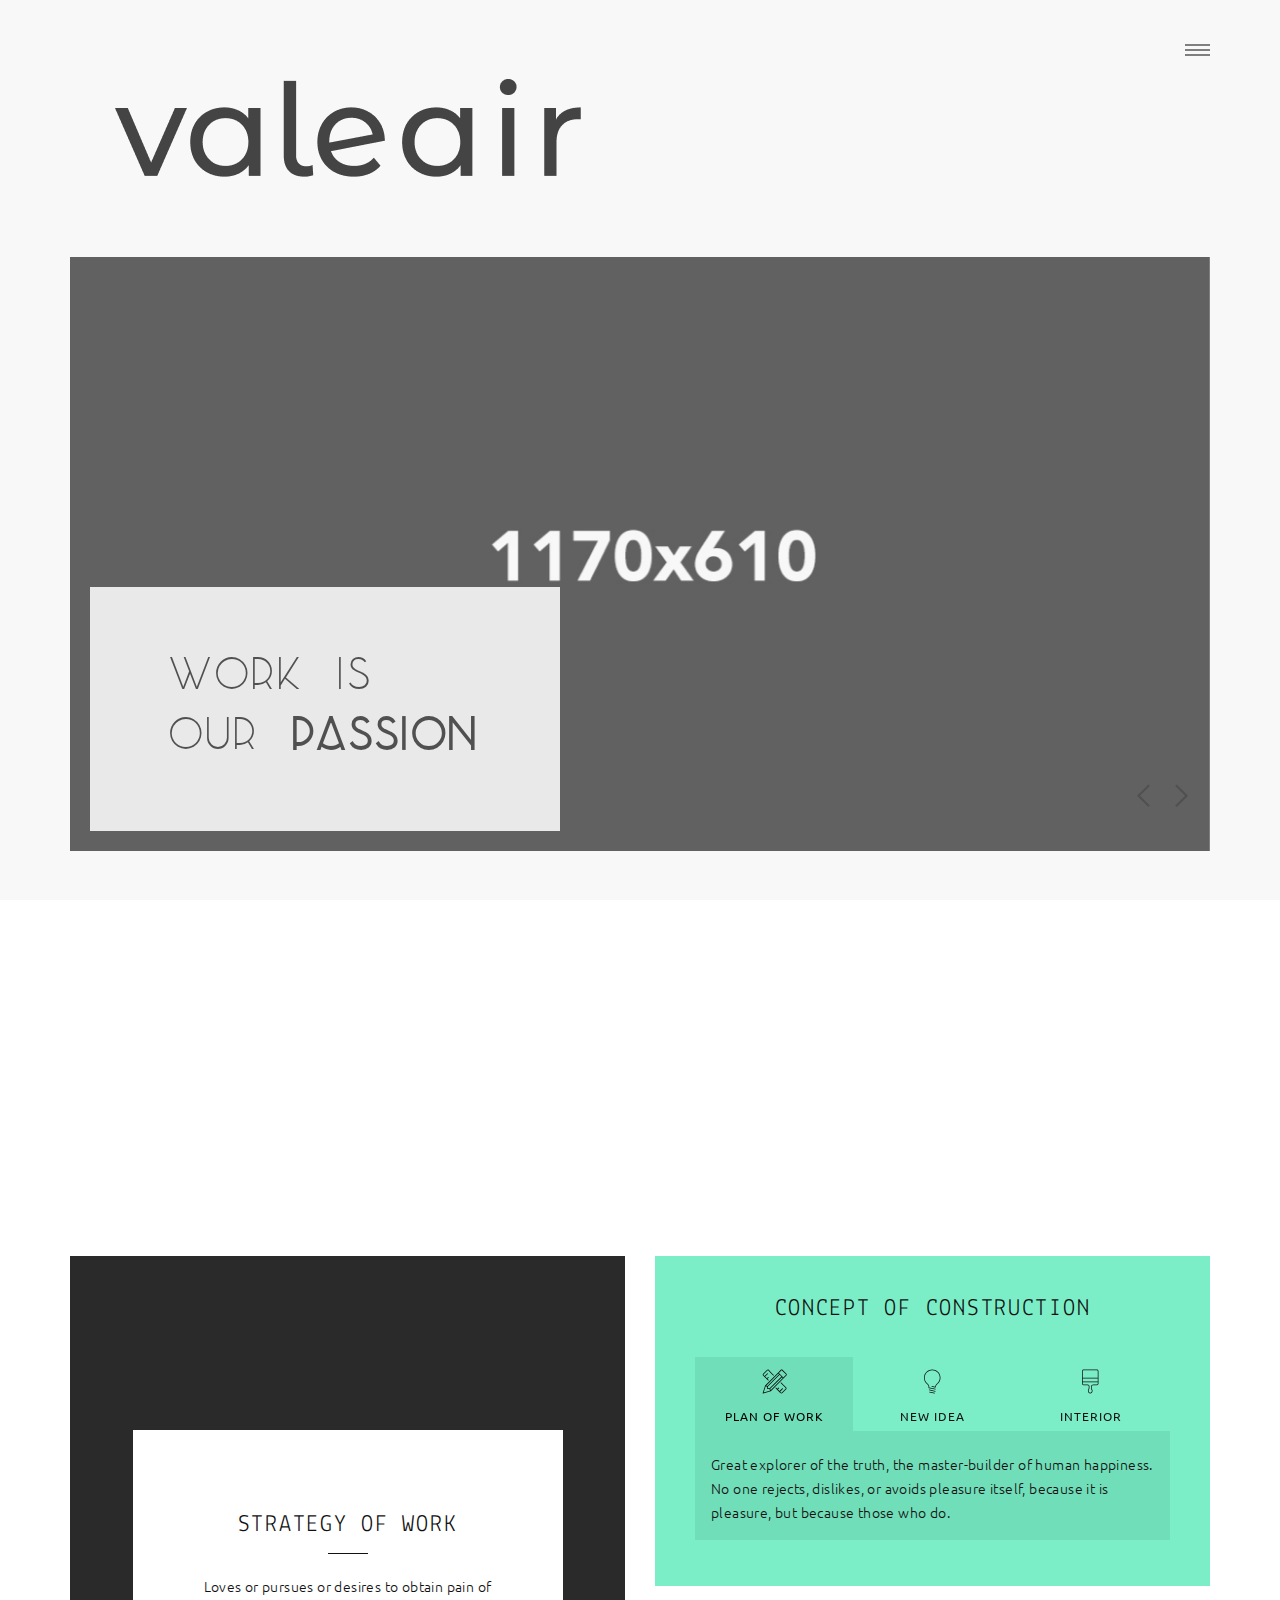
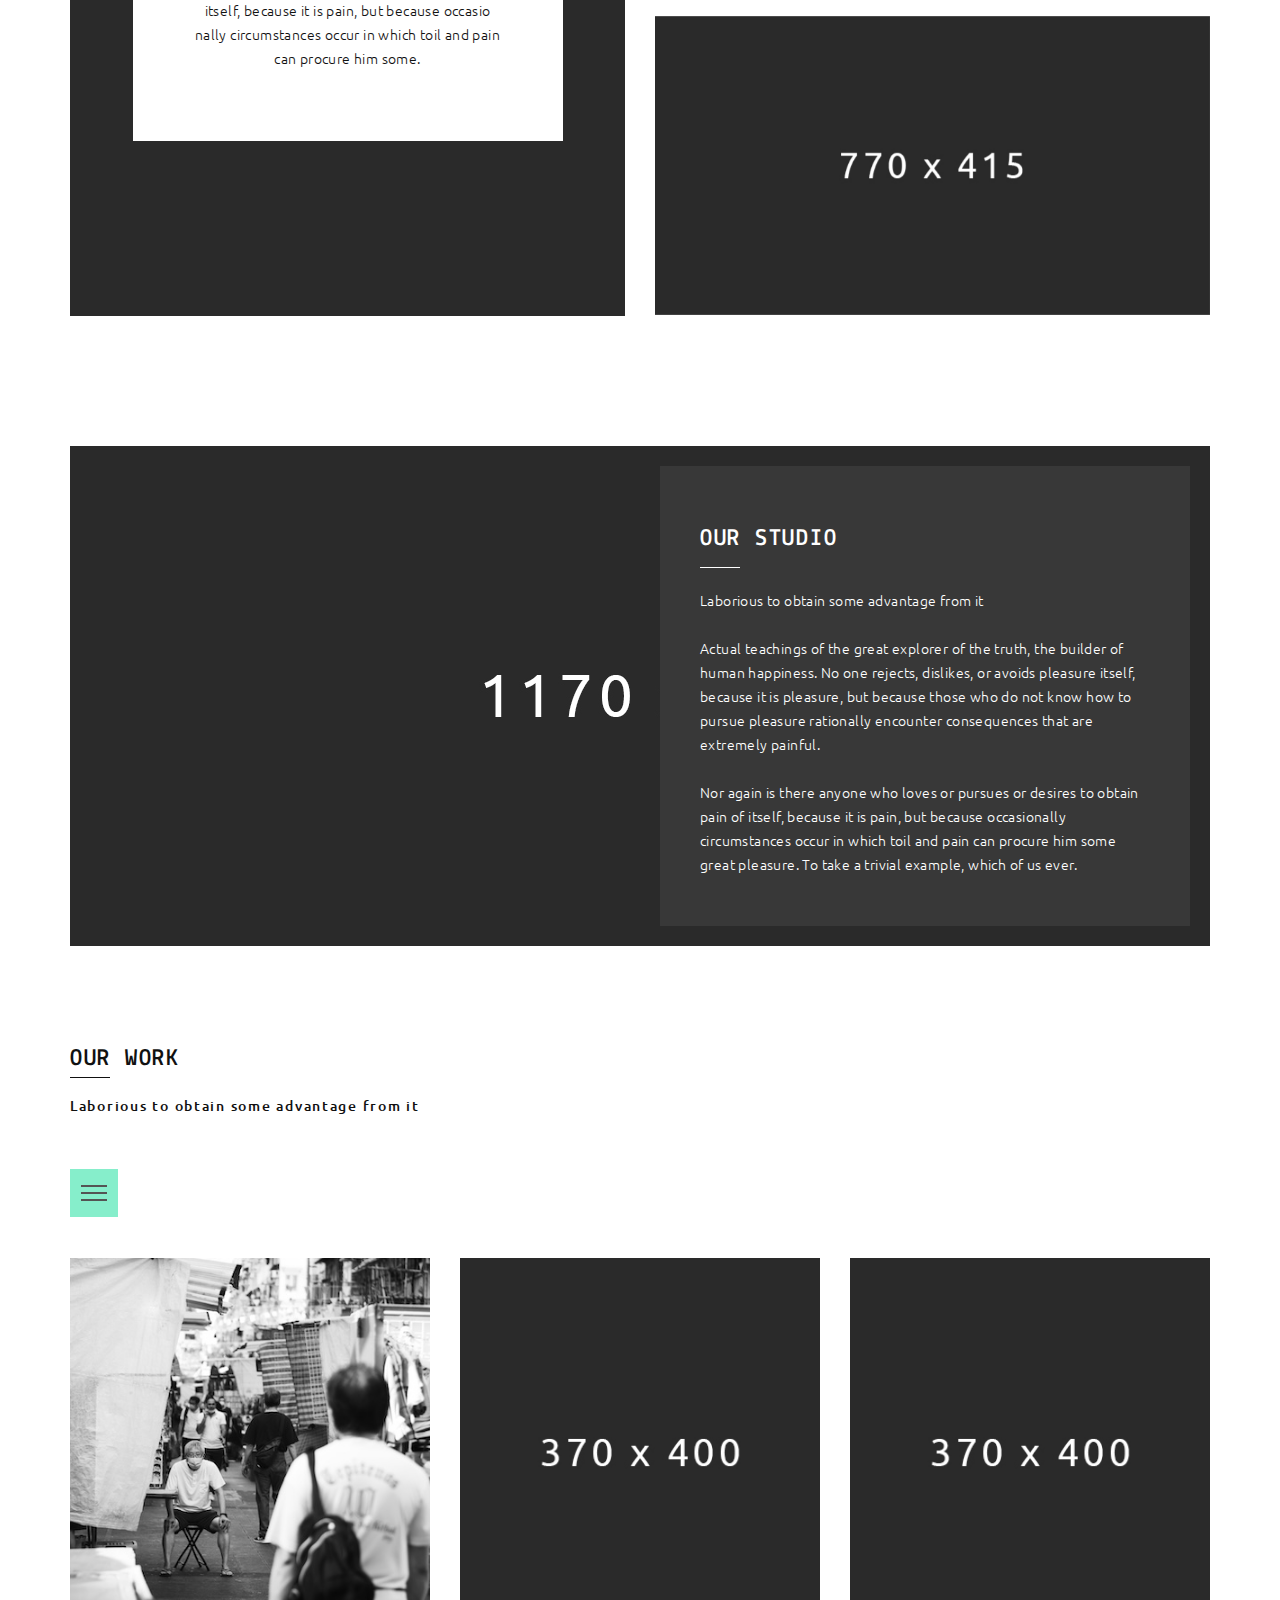
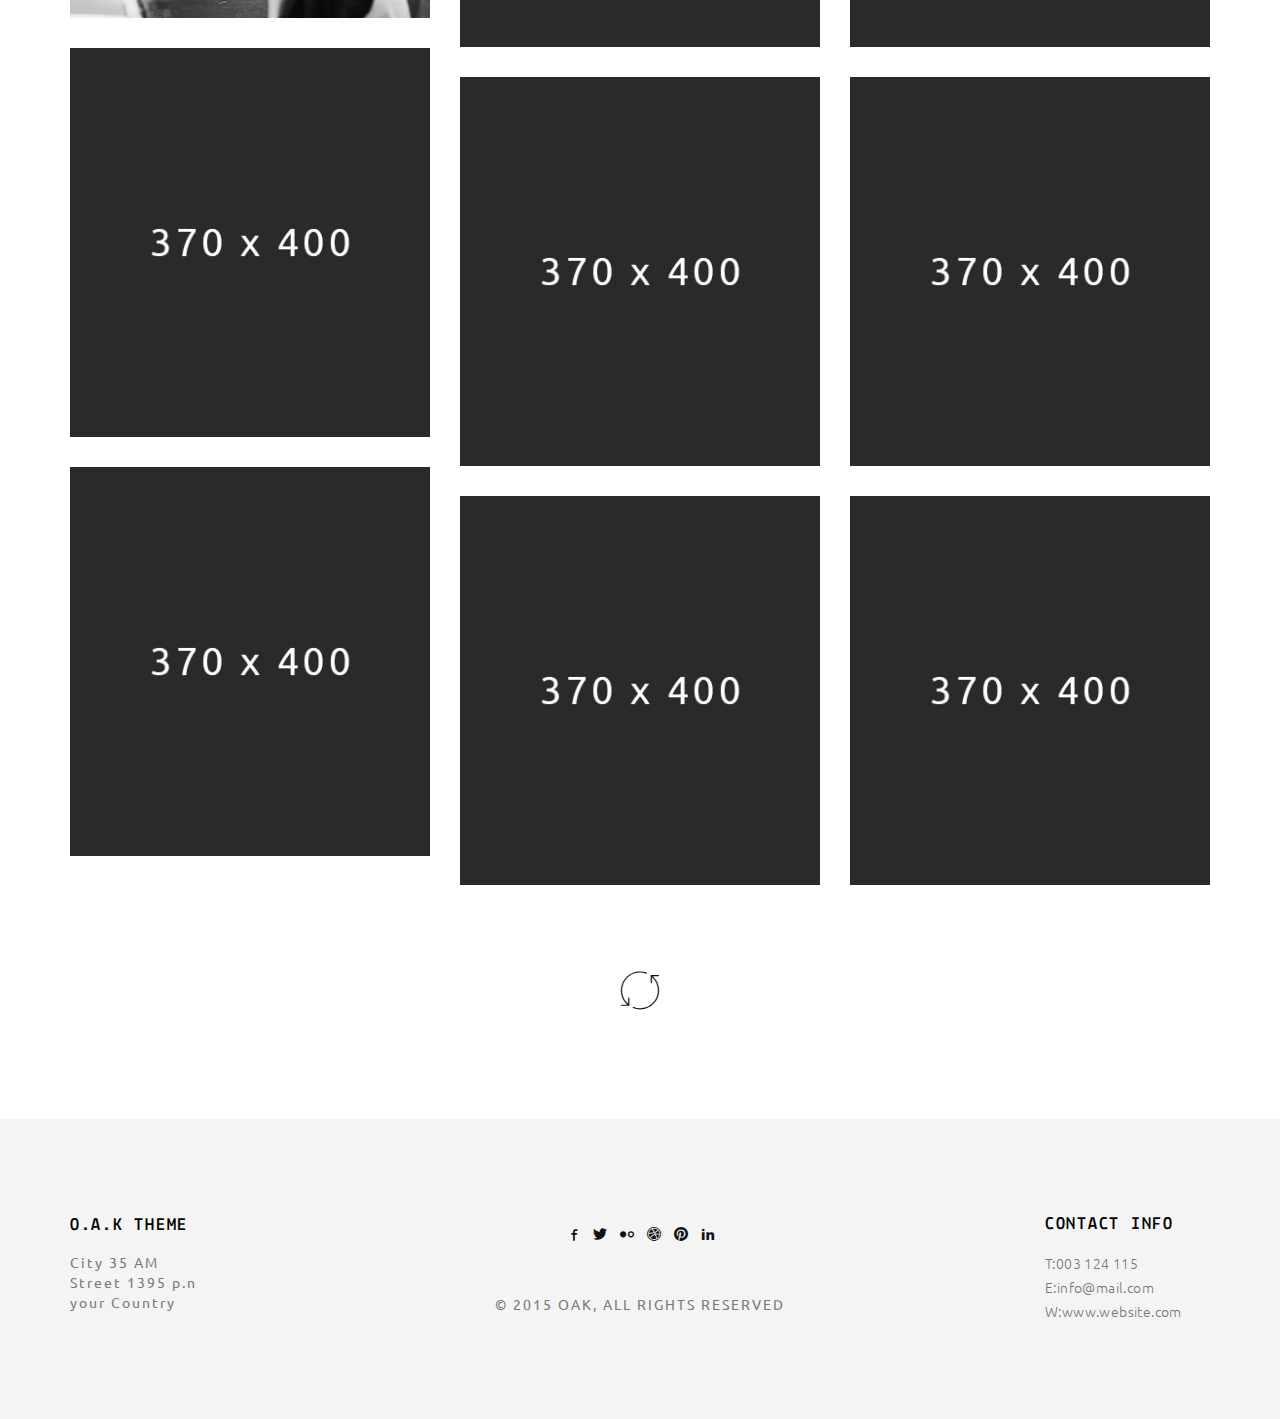
<file: index-architecture.html>
<!doctype html>
<html class="no-js" lang="">

<head>
    <meta charset="utf-8">
    <title>OAK - HTML Theme</title>
    <meta name="description" content="">
    <meta name="msapplication-tap-highlight" content="yes" />
    <meta name="viewport" content="width=device-width, user-scalable=no, initial-scale=1, minimum-scale=1.0, maximum-scale=1.0" />

    <!-- Google Web Font -->
    <link href='http://fonts.googleapis.com/css?family=Ubuntu:300,400,500,700' rel='stylesheet' type='text/css'>
    <link href='http://fonts.googleapis.com/css?family=Lekton:400,700,400italic' rel='stylesheet' type='text/css'>

    <!--  Bootstrap 3-->
    <link rel="stylesheet" href="css/bootstrap.min.css">

    <!-- OWL Carousel -->
    <link rel="stylesheet" href="css/owl.carousel.css">
    <link rel="stylesheet" href="css/owl.theme.css">

    <!--  Slider -->
    <link rel="stylesheet" href="css/jquery.kenburnsy.css">

    <!-- Animate -->
    <link rel="stylesheet" href="css/animate.css">

    <!-- Web Icons Font -->
    <link rel="stylesheet" href="css/pe-icon-7-stroke.css">
    <link rel="stylesheet" href="css/iconmoon.css">
    <link rel="stylesheet" href="css/et-line.css">
    <link rel="stylesheet" href="css/ionicons.css">

    <!-- Magnific PopUp -->
    <link rel="stylesheet" href="css/magnific-popup.css">

    <!-- Tabs -->
    <link rel="stylesheet" type="text/css" href="css/tabs.css" />
    <link rel="stylesheet" type="text/css" href="css/tabstyles.css" />

    <!-- Loader Style -->
    <link rel="stylesheet" href="css/loader-1.css">

    <!-- Costum Styles -->
    <link rel="stylesheet" href="css/main.css">
    <link rel="stylesheet" href="css/responsive.css">

    <!-- Favicon -->
    <link rel="icon" type="image/ico" href="favicon.ico">

    <!-- Modernizer & Respond js -->
    <script src="js/vendor/modernizr-2.8.3-respond-1.4.2.min.js"></script>
</head>

<body>

    <!-- Preloader -->
    <div class="cover"></div>

    <div class="header">
        <div class="container">
            <div class="logo">
                <a href="index.html">
                    <img src="img/logo.png" alt="Logo">
                </a>
            </div>
            
            <!-- Menu Hamburger (Default) -->
            <button class="main-menu-indicator" id="open-button">
                <span class="line"></span>
            </button>
            
            <div class="menu-wrap" style="background-image: url(img/nav_bg.jpg)">
                <div class="menu-content">
                    <div class="navigation">
                        <span class="pe-7s-close close-menu" id="close-button"></span>
                        <div class="search-wrap js-ui-search">
                            <input class="js-ui-text" type="text" placeholder="Search Here...">
                            <span class="eks js-ui-close"></span>
                        </div>
                    </div>
                    <nav class="menu">
                        <div class="menu-list">
                            <ul>
                                <li class="menu-item-has-children"><a href="#">Home</a>
                                    <ul class="sub-menu">
                                        <li><a href="index.html">- Default</a></li>
                                        <li><a href="index-architecture.html">- Architecture</a></li>
                                        <li><a href="index-full-slider.html">- Slider Full Width</a></li>
                                    </ul>
                                </li>
                                <li><a href="about.html">About</a></li>
                                <li class="menu-item-has-children"><a href="#">Portfolio</a>
                                    <ul class="sub-menu">
                                        <li><a href="portfolio-2column.html">-Portfolio 2 Column</a></li>
                                        <li><a href="portfolio-3column.html">-Portfolio 3 Column</a></li>
                                        <li><a href="portfolio-masonry.html">-Portfolio Masonry</a></li>
                                        <li><a href="portfolio-dribbble.html">-Portfolio Dribbble</a></li>
                                    </ul>
                                </li>
                                <li class="menu-item-has-children"><a href="#">Blog</a>
                                    <ul class="sub-menu">
                                        <li><a href="blog.html">Blog Default</a></li>
                                        <li><a href="blog-timeline.html">Blog Timeline</a></li>
                                        <li><a href="single-blog.html">Blog Single</a></li>
                                    </ul>
                                </li>
                                <li><a href="contact.html">Contact</a></li>
                            </ul>
                        </div>
                    </nav>

                    <div class="hidden-xs">
                        <div class="menu-social-media">
                            <ul>
                               <li><a href="#"><i class="iconmoon-facebook"></i></a></li>
                               <li><a href="#"><i class="iconmoon-twitter"></i></a></li>
                               <li><a href="#"><i class="iconmoon-dribbble3"></i></a></li>
                               <li><a href="#"><i class="iconmoon-pinterest"></i></a></li>
                               <li><a href="#"><i class="iconmoon-linkedin2"></i></a></li>
                            </ul>
                        </div>

                        <div class="menu-information">
                            <ul>
                                <li><span>T:</span> 003 124 115</li>
                                <li><span>E:</span> info@mail.com</li>
                            </ul>
                        </div>
                    </div>
                </div>
            </div>
            <!-- End of Menu Hamburger (Default) -->

        </div>
    </div>

<div class="container">
    <div class="arch-slider">
        <div id="arch-slider" class="owl-carousel">
            <div><img class="img-responsive center-block" src="img/arch-slider/image_1.jpg" alt="slider"></div>
            <div><img class="img-responsive center-block" src="img/arch-slider/image_1.jpg" alt="slider"></div>
        </div>
        <div class="slider-controls">
            <span class="arrow-left"><a class="prev-slide" href="javascript:void(0)"><i class="pe-7s-angle-left"></i></a></span>
            <span class="arrow-right"><a class="next-slide" href="javascript:void(0)"><i class="pe-7s-angle-right"></i></a></span>
        </div>
        
        <div class="arch-slider-content">
            <p>
                WORK IS <br>
                OUR <b>PASSION</b>
            </p>
        </div>
    </div>
</div>
<div class="container margin-top">
    <div class="history-wrapper">
        <div class="col-md-5 wow fadeIn" data-wow-duration="0.8s" data-wow-delay="0.3s">
            <div class="row">
                <article>
                    <h1>HISTORY OF AGENCY</h1>
                    <hr>
                    <p>Who loves or pursues or desires to obtain pain of itself,but because occasionally circumstances occur and pain can procure him some great pleasure</p>
                </article>
            </div>
        </div>
        <div class="col-md-6 col-md-offset-1 wow fadeIn" data-wow-duration="0.8s" data-wow-delay="0.3s">
            <div class="row">
                <article>
                    <p>
                        Porro quisquam est, qui dolorem ipsum quia dolor sit amet, consectetur, adipisci velit, sed quia non numquam eius modi tempora incidunt ut labore et dolore magnam aliquam quaerat voluptatem. Ut enim ad minima veniam, quis nostrum exercitationem ullam corporis suscipit laboriosam, nisi ut aliquid ex ea commodi modi tempora
                    </p>
                </article>
            </div>
        </div>
    </div>
</div>
<div class="container margin-top">
    <div class="row">
        <div class="architecture-content">
            <div class="col-md-6">
                <div class="box-over-image" style="background-image: url(img/architecure-image.jpg)">
                    <div class="box-over-image-inner">
                        <h1>STRATEGY OF WORK</h1>
                        <hr>
                        <p>Loves or pursues or desires to obtain pain of itself, because it is pain, but because occasio nally circumstances occur in which toil and pain can procure him some.</p>
                    </div>
                </div>
            </div>
            <div class="col-md-6">
                <div class="tabs-wrapper">
                    <h1>CONCEPT OF CONSTRUCTION</h1>
                    <div class="tabs ef-tabs tabs-style-flip">
                        <nav>
                            <ul>
                                <li class="tab-current">
                                    <a href="#section-flip-1">
                                        <span class="tabs-icon icon-tools"></span>
                                        <span class="tabs-title">PLAN OF WORK</span>
                                    </a>
                                </li>
                                <li>
                                    <a href="#section-flip-2">
                                        <span class="tabs-icon icon-lightbulb"></span>
                                        <span class="tabs-title">NEW IDEA</span>
                                    </a>
                                </li>
                                <li>
                                    <a href="#section-flip-3">
                                        <span class="tabs-icon icon-paintbrush"></span>
                                        <span class="tabs-title">INTERIOR</span>
                                    </a>
                                </li>
                            </ul>
                        </nav>
                        <div class="content-wrap">
                            <section id="section-flip-1" class="content-current">
                                <div class="col-md-12">
                                    <div class="row">
                                        <p>
                                            Great explorer of the truth, the master-builder of human
                                            happiness. No one rejects, dislikes, or avoids pleasure itself,
                                            because it is pleasure, but because those who do.
                                        </p>
                                    </div>
                                </div>
                            </section>
                            <section id="section-flip-2">
                                <div class="col-md-12">
                                    <div class="row">
                                        <p>Magnam rerum neque distinctio non eaque soluta doloribus cumque cupiditate, corrupti mollitia sapiente dolores possimus laboriosam iste cum ipsam. Porro, in, quidem?</p>
                                    </div>
                                </div>
                            </section>
                            <section id="section-flip-3">
                                <div class="col-md-12">
                                    <div class="row">
                                        <p>
                                            Great explorer of the truth, the master-builder of human
                                            happiness. No one rejects, dislikes, or avoids pleasure itself,
                                            because it is pleasure, but because those who do.
                                        </p>
                                    </div>
                                </div>
                            </section>
                            </div><!-- /content-wrap -->
                            </div><!-- /tabs -->
                        </div>
                        <div class="tabs-image">
                            <div id="tabs-slider" class="owl-carousel">
                                <div><img src="img/tabs-slider/image_1.jpg" alt="architecure tabs"></div>
                                <div><img src="img/tabs-slider/image_2.jpg" alt="architecure tabs"></div>
                                <div><img src="img/tabs-slider/image_3.jpg" alt="architecure tabs"></div>
                            </div>
                        </div>
                    </div>
                </div>
            </div>
        </div>
        <div class="container margin-top">
            <div class="about-studio image-cover" style="background-image: url(img/about-studio.jpg)">
                <div class="col-md-6 col-md-offset-6">
                    <div class="our-studio-content">
                        <h1>OUR STUDIO</h1>
                        <hr>
                        <p>
                            Laborious to obtain some advantage from it <br><br>
                            Actual teachings of the great explorer of the truth, the builder of human happiness. No one rejects, dislikes, or avoids pleasure itself, because it is pleasure, but because those who do not know how to pursue pleasure rationally encounter consequences that are extremely painful. <br><br>
                            Nor again is there anyone who loves or pursues or desires to obtain pain of itself, because it is pain, but because occasionally circumstances occur in which toil and pain can procure him some great pleasure. To take a trivial example, which of us ever.
                        </p>
                        
                    </div>
                </div>
            </div>
        </div>
        
        <div class="container margin-top">
            <div class="main-title">
                <h1>OUR WORK</h1>
                <hr>
                <h6>Laborious to obtain some advantage from it</h6>
            </div>
            <div class="portfolio-wrapper">
                <button class="nav">
                <span class="icon-container">
                    <span class="line line01"></span>
                    <span class="line line02"></span>
                    <span class="line line03"></span>
                    <span class="line line04"></span>
                </span>
                </button>
                <div class="works-filter">
                    <a href="javascript:void(0)" class="filter active" data-filter="mix">All</a>
                    <a href="javascript:void(0)" class="filter" data-filter="branding">Branding</a>
                    <a href="javascript:void(0)" class="filter" data-filter="web">Web Design</a>
                    <a href="javascript:void(0)" class="filter" data-filter="graphic">Graphic Design</a>
                </div>
                <div class="js-masonry">
                    <div class="row" id="work-grid">
                        <!-- Begin of Thumbs Portfolio -->
                        <div class="col-md-4 col-sm-4 col-xs-12 mix branding">
                            <div class="img home-portfolio-image">
                                <img src="img/home-portfolio/img_1.jpg" alt="Portfolio Item">
                                <div class="overlay-thumb">
                                    <a href="javascript:void(0)" class="like-product">
                                        <i class="ion-ios-heart-outline"></i>
                                        <span class="like-product">Liked</span>
                                        <span class="output">250</span>
                                    </a>
                                    <div class="details">
                                        <span class="title">STYLE FASHION</span>
                                        <span class="info">NEW BAG & STYLE FASHION</span>
                                    </div>
                                    <span class="btnBefore"></span>
                                    <span class="btnAfter"></span>
                                    <a class="main-portfolio-link" href="single-project.html"></a>
                                </div>
                            </div>
                        </div>
                        <div class="col-md-4 col-sm-4 col-xs-12 mix web">
                            <div class="img home-portfolio-image">
                                <img src="img/home-portfolio/img_2.jpg" alt="Portfolio Item">
                                <div class="overlay-thumb">
                                    <a href="javascript:void(0)" class="like-product">
                                        <i class="ion-ios-heart-outline"></i>
                                        <span class="like-product">Liked</span>
                                        <span class="output">60</span>
                                    </a>
                                    <div class="details">
                                        <span class="title">WATCH-J</span>
                                        <span class="info">NEW TREND FASHION</span>
                                    </div>
                                    <span class="btnBefore"></span>
                                    <span class="btnAfter"></span>
                                    <a class="main-portfolio-link" href="single-project.html"></a>
                                </div>
                            </div>
                        </div>
                        <div class="col-md-4 col-sm-4 col-xs-12 mix graphic">
                            <div class="img home-portfolio-image">
                                <img src="img/home-portfolio/img_3.jpg" alt="Portfolio Item">
                                <div class="overlay-thumb">
                                    <a href="javascript:void(0)" class="like-product">
                                        <i class="ion-ios-heart-outline"></i>
                                        <span class="like-product">Liked</span>
                                        <span class="output">1060</span>
                                    </a>
                                    <div class="details">
                                        <span class="title">STYLE FASHION</span>
                                        <span class="info">NEW BAG & STYLE FASHION</span>
                                    </div>
                                    <span class="btnBefore"></span>
                                    <span class="btnAfter"></span>
                                    <a class="main-portfolio-link" href="single-project.html"></a>
                                </div>
                            </div>
                        </div>
                        <div class="col-md-4 col-sm-4 col-xs-12 mix branding">
                            <div class="img home-portfolio-image">
                                <img src="img/home-portfolio/img_4.jpg" alt="Portfolio Item">
                                <div class="overlay-thumb">
                                    <a href="javascript:void(0)" class="like-product">
                                        <i class="ion-ios-heart-outline"></i>
                                        <span class="like-product">Liked</span>
                                        <span class="output">900</span>
                                    </a>
                                    <div class="details">
                                        <span class="title">STYLE FASHION</span>
                                        <span class="info">NEW BAG & STYLE FASHION</span>
                                    </div>
                                    <span class="btnBefore"></span>
                                    <span class="btnAfter"></span>
                                    <a class="main-portfolio-link" href="single-project.html"></a>
                                </div>
                            </div>
                        </div>
                        <div class="col-md-4 col-sm-4 col-xs-12 mix branding">
                            <div class="img home-portfolio-image">
                                <img src="img/home-portfolio/img_5.jpg" alt="Portfolio Item">
                                <div class="overlay-thumb">
                                    <a href="javascript:void(0)" class="like-product">
                                        <i class="ion-ios-heart-outline"></i>
                                        <span class="like-product">Liked</span>
                                        <span class="output">979</span>
                                    </a>
                                    <div class="details">
                                        <span class="title">STYLE FASHION</span>
                                        <span class="info">NEW BAG & STYLE FASHION</span>
                                    </div>
                                    <span class="btnBefore"></span>
                                    <span class="btnAfter"></span>
                                    <a class="main-portfolio-link" href="single-project.html"></a>
                                </div>
                            </div>
                        </div>
                        <div class="col-md-4 col-sm-4 col-xs-12 mix branding">
                            <div class="img home-portfolio-image">
                                <img src="img/home-portfolio/img_6.jpg" alt="Portfolio Item">
                                <div class="overlay-thumb">
                                    <a href="javascript:void(0)" class="like-product">
                                        <i class="ion-ios-heart-outline"></i>
                                        <span class="like-product">Liked</span>
                                        <span class="output">1024</span>
                                    </a>
                                    <div class="details">
                                        <span class="title">STYLE FASHION</span>
                                        <span class="info">NEW BAG & STYLE FASHION</span>
                                    </div>
                                    <span class="btnBefore"></span>
                                    <span class="btnAfter"></span>
                                    <a class="main-portfolio-link" href="single-project.html"></a>
                                </div>
                            </div>
                        </div>
                        <div class="col-md-4 col-sm-4 col-xs-12 mix branding">
                            <div class="img home-portfolio-image">
                                <img src="img/home-portfolio/img_7.jpg" alt="Portfolio Item">
                                <div class="overlay-thumb">
                                    <a href="javascript:void(0)" class="like-product">
                                        <i class="ion-ios-heart-outline"></i>
                                        <span class="like-product">Liked</span>
                                        <span class="output">2048</span>
                                    </a>
                                    <div class="details">
                                        <span class="title">STYLE FASHION</span>
                                        <span class="info">NEW BAG & STYLE FASHION</span>
                                    </div>
                                    <span class="btnBefore"></span>
                                    <span class="btnAfter"></span>
                                    <a class="main-portfolio-link" href="single-project.html"></a>
                                </div>
                            </div>
                        </div>
                        <div class="col-md-4 col-sm-4 col-xs-12 mix branding">
                            <div class="img home-portfolio-image">
                                <img src="img/home-portfolio/img_8.jpg" alt="Portfolio Item">
                                <div class="overlay-thumb">
                                    <a href="javascript:void(0)" class="like-product">
                                        <i class="ion-ios-heart-outline"></i>
                                        <span class="like-product">Liked</span>
                                        <span class="output">256</span>
                                    </a>
                                    <div class="details">
                                        <span class="title">STYLE FASHION</span>
                                        <span class="info">NEW BAG & STYLE FASHION</span>
                                    </div>
                                    <span class="btnBefore"></span>
                                    <span class="btnAfter"></span>
                                    <a class="main-portfolio-link" href="single-project.html"></a>
                                </div>
                            </div>
                        </div>
                        <div class="col-md-4 col-sm-4 col-xs-12 mix branding">
                            <div class="img home-portfolio-image">
                                <img src="img/home-portfolio/img_9.jpg" alt="Portfolio Item">
                                <div class="overlay-thumb">
                                    <a href="javascript:void(0)" class="like-product">
                                        <i class="ion-ios-heart-outline"></i>
                                        <span class="like-product">Liked</span>
                                        <span class="output">256</span>
                                    </a>
                                    <div class="details">
                                        <span class="title">STYLE FASHION</span>
                                        <span class="info">NEW BAG & STYLE FASHION</span>
                                    </div>
                                    <span class="btnBefore"></span>
                                    <span class="btnAfter"></span>
                                    <a class="main-portfolio-link" href="single-project.html"></a>
                                </div>
                            </div>
                        </div>
                    </div>
                </div>
                <div class="load-more">
                    <a href="javascript:void(0)" id="load-more"><i class="icon-refresh"></i></a>
                </div>
            </div>
        </div>
            

            <div class="footer margin-top">
                <div class="container">
                    <div class="row">
                            <div class="col-md-2 col-sm-4 col-xs-12">
                                <div class="footer-inner">
                                    <div class="footer-content">
                                        <h4>O.A.K THEME</h4>
                                            <address>
                                                City 35 AM <br>
                                                Street 1395 p.n <br>
                                                your Country
                                            </address>
                                    </div>
                                </div>
                            </div>

                            <div class="col-md-2 col-md-push-8 col-sm-4 col-xs-12">
                                <div class="footer-inner">
                                    <div class="footer-content">
                                       <h4>CONTACT INFO</h4>
                                        <p>
                                            T:003 124 115 <br>
                                            E:info@mail.com <br>
                                            W:www.website.com
                                        </p>
                                    </div>
                                </div>
                            </div>

                            <div class="col-md-4 col-sm-4 col-xs-12">
                                <div class="footer-inner">
                                    <div class="footer-content">
                                    <ul class="social-media">
                                        <li><a href="#"><i class="iconmoon-facebook"></i></a></li>
                                        <li><a href="#"><i class="iconmoon-twitter"></i></a></li>
                                        <li><a href="#"><i class="iconmoon-flickr2"></i></a></li>
                                        <li><a href="#"><i class="iconmoon-dribbble3"></i></a></li>
                                        <li><a href="#"><i class="iconmoon-pinterest"></i></a></li>
                                        <li><a href="#"><i class="iconmoon-linkedin2"></i></a></li>
                                    </ul>
                                    <span class="copyright-mark">&copy; 2015 OAK, ALL RIGHTS RESERVED</span>
                                    </div>
                                </div>
                            </div>
                    </div>
                </div>
            </div>

            <a href="javascript:void(0)" class="scroll-top" id="scroll-top"><i class="pe-7s-angle-up"></i></a>

            <script src="js/vendor/jquery-1.11.2.min.js"></script>
            <script data-pace-options='{ "ajax": false }' src="js/vendor/pace.min.js"></script>
            <script src="js/vendor/bootstrap.min.js"></script>
            <script src="js/vendor/classie.js"></script>
            <script src="js/vendor/isotope.pkgd.min.js"></script>
            <script src="js/vendor/jquery.velocity.min.js"></script>
            <script src="js/vendor/jquery.kenburnsy.min.js"></script>
            <script src="js/vendor/textslide.js"></script>
            <script src="js/vendor/imagesloaded.pkgd.min.js"></script>
            <script src="js/vendor/tabs.js"></script>
            <script src="js/ef-slider.js"></script>    
            <script src="js/vendor/owl.carousel.min.js"></script>
            <script src="js/vendor/jquery.magnific-popup.min.js"></script>
            <script src="js/vendor/jquery.social-buttons.min.js"></script>
            <script src="js/vendor/wow.min.js"></script>
            <script src="js/main.js"></script>
            <script src="js/ajax.js"></script>
        </body>
        </html>
</file>
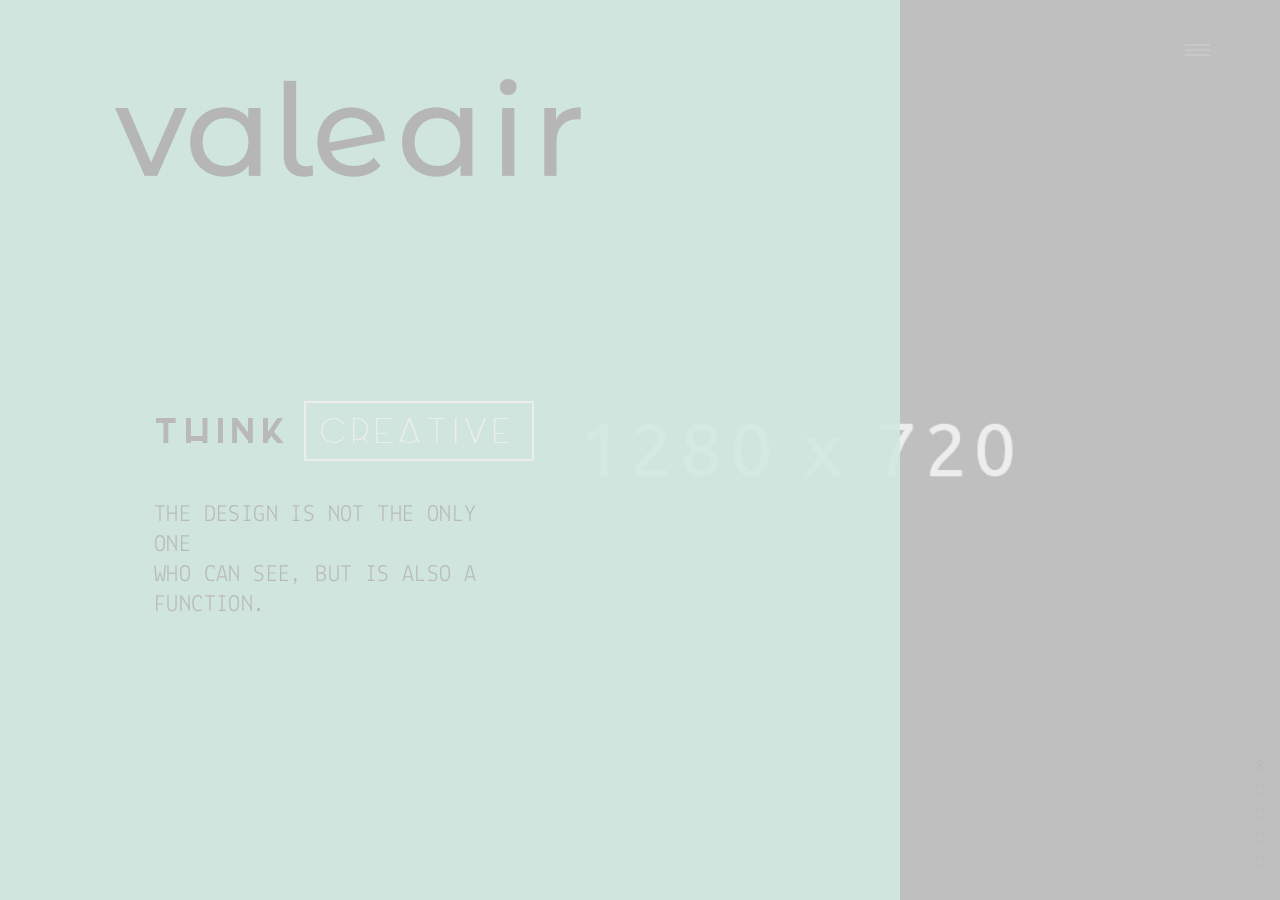
<file: index-full-slider.html>
<!doctype html>
    <html class="no-js" lang="">

    <head>
        <meta charset="utf-8">
        <title>OAK - HTML Theme</title>
        <meta name="description" content="">
        <meta name="msapplication-tap-highlight" content="yes" />
        <meta name="viewport" content="width=device-width, user-scalable=no, initial-scale=1, minimum-scale=1.0, maximum-scale=1.0" />

        <!-- Google Web Font -->
        <link href='http://fonts.googleapis.com/css?family=Ubuntu:300,400,500,700' rel='stylesheet' type='text/css'>
        <link href='http://fonts.googleapis.com/css?family=Lekton:400,700,400italic' rel='stylesheet' type='text/css'>

        <!--  Bootstrap 3-->
        <link rel="stylesheet" href="css/bootstrap.min.css">

        <!-- OWL Carousel -->
        <link rel="stylesheet" href="css/owl.carousel.css">
        <link rel="stylesheet" href="css/owl.theme.css">

        <!--  Slider -->
        <link rel="stylesheet" href="css/jquery.kenburnsy.css">

        <!-- Animate -->
        <link rel="stylesheet" href="css/animate.css">

        <!-- Web Icons Font -->
        <link rel="stylesheet" href="css/pe-icon-7-stroke.css">
        <link rel="stylesheet" href="css/iconmoon.css">
        <link rel="stylesheet" href="css/et-line.css">
        <link rel="stylesheet" href="css/ionicons.css">

        <!-- Magnific PopUp -->
        <link rel="stylesheet" href="css/magnific-popup.css">

        <!-- Tabs -->
        <link rel="stylesheet" type="text/css" href="css/tabs.css" />
        <link rel="stylesheet" type="text/css" href="css/tabstyles.css" />

        <!-- Loader Style -->
        <link rel="stylesheet" href="css/loader-1.css">

        <!-- Costum Styles -->
        <link rel="stylesheet" href="css/main.css">
        <link rel="stylesheet" href="css/responsive.css">

        <!-- Favicon -->
        <link rel="icon" type="image/ico" href="favicon.ico">

        <!-- Modernizer & Respond js -->
        <script src="js/vendor/modernizr-2.8.3-respond-1.4.2.min.js"></script>

        <!-- Full Height -->
        <style>
            html,
            body {
                height: 100%;
                overflow: hidden;
            }
        </style>

    </head>

    <body>

        <!-- Preloader -->
        <div class="cover"></div>

        <div class="header has-slider">
            <div class="container">
                <div class="logo">
                    <a href="index.html">
                        <img src="img/logo.png" alt="Logo">
                    </a>
                </div>

                <!-- Menu Hamburger (Default) -->
                <button class="main-menu-indicator" id="open-button">
                    <span class="line"></span>
                </button>

                <div class="menu-wrap" style="background-image: url(img/nav_bg.jpg)">
                    <div class="menu-content">
                        <div class="navigation">
                            <span class="pe-7s-close close-menu" id="close-button"></span>
                            <div class="search-wrap js-ui-search">
                                <input class="js-ui-text" type="text" placeholder="Search Here...">
                                <span class="eks js-ui-close"></span>
                            </div>
                        </div>
                        <nav class="menu">
                            <div class="menu-list">
                                <ul>
                                    <li class="menu-item-has-children"><a href="#">Home</a>
                                        <ul class="sub-menu">
                                            <li><a href="index.html">- Default</a></li>
                                            <li><a href="index-architecture.html">- Architecture</a></li>
                                            <li><a href="index-full-slider.html">- Slider Full Width</a></li>
                                        </ul>
                                    </li>
                                    <li><a href="about.html">About</a></li>
                                    <li class="menu-item-has-children"><a href="#">Portfolio</a>
                                        <ul class="sub-menu">
                                            <li><a href="portfolio-2column.html">-Portfolio 2 Column</a></li>
                                            <li><a href="portfolio-3column.html">-Portfolio 3 Column</a></li>
                                            <li><a href="portfolio-masonry.html">-Portfolio Masonry</a></li>
                                            <li><a href="portfolio-dribbble.html">-Portfolio Dribbble</a></li>
                                        </ul>
                                    </li>
                                    <li class="menu-item-has-children"><a href="#">Blog</a>
                                        <ul class="sub-menu">
                                            <li><a href="blog.html">Blog Default</a></li>
                                            <li><a href="blog-timeline.html">Blog Timeline</a></li>
                                            <li><a href="single-blog.html">Blog Single</a></li>
                                        </ul>
                                    </li>
                                    <li><a href="contact.html">Contact</a></li>
                                </ul>
                            </div>
                        </nav>

                        <div class="hidden-xs">
                            <div class="menu-social-media">
                                <ul>
                                    <li><a href="#"><i class="iconmoon-facebook"></i></a></li>
                                    <li><a href="#"><i class="iconmoon-twitter"></i></a></li>
                                    <li><a href="#"><i class="iconmoon-dribbble3"></i></a></li>
                                    <li><a href="#"><i class="iconmoon-pinterest"></i></a></li>
                                    <li><a href="#"><i class="iconmoon-linkedin2"></i></a></li>
                                </ul>
                            </div>

                            <div class="menu-information">
                                <ul>
                                    <li><span>T:</span> 003 124 115</li>
                                    <li><span>E:</span> info@mail.com</li>
                                </ul>
                            </div>
                        </div>
                    </div>
                </div>
                <!-- End of Menu Hamburger (Default) -->
            </div>
        </div>

        <div class="slider-container">
            <div class="slider-control left inactive"></div>
            <div class="slider-control right"></div>
            <ul class="slider-pagi"></ul>
            <div class="slider">
                <div class="slide slide-0 active">
                    <div class="slide__bg" style="background-image: url('img/full-slider/image_1.jpg');"></div>
                    <div class="slide__content">
                        <svg class="slide__overlay" viewBox="0 0 1 1" preserveAspectRatio="xMaxYMax slice">
                            <path class="slide__overlay-path" d="M0,0 150,0 500,405 0,405" />
                        </svg>
                        <div class="slide__text">
                            <h2 class="slide__text-heading">THINK<span class="border-text">CREATIVE</span></h2>
                            <p>
                                THE DESIGN IS NOT THE ONLY ONE
                                <br> WHO CAN SEE, BUT IS ALSO A FUNCTION.
                            </p>
                        </div>
                    </div>
                </div>

                <div class="slide slide-1">
                    <div class="slide__bg" style="background-image: url('img/full-slider/image_2.jpg');"></div>
                    <div class="slide__content">
                        <svg class="slide__overlay" viewBox="0 0 720 405" preserveAspectRatio="xMaxYMax slice">
                            <path class="slide__overlay-path" d="M0,0 150,0 500,405 0,405" />
                        </svg>
                        <div class="slide__text">
                            <h2 class="slide__text-heading"><span class="border-text">MODERN</span>SLIDER</h2>
                            <p>VOLUPTATUM MOLESTIAS RECUSANDAE QUAS REPREHENDERIT.</p>
                        </div>
                    </div>
                </div>

                <div class="slide slide-2">
                    <div class="slide__bg" style="background-image: url('img/full-slider/image_3.jpg');"></div>
                    <div class="slide__content">
                        <svg class="slide__overlay" viewBox="0 0 720 405" preserveAspectRatio="xMaxYMax slice">
                            <path class="slide__overlay-path" d="M0,0 150,0 500,405 0,405" />
                        </svg>
                        <div class="slide__text">
                            <h2 class="slide__text-heading">We accomplish individual projects</h2>
                        </div>
                    </div>
                </div>

                <div class="slide slide-3">
                    <div class="slide__bg" style="background-image: url('img/full-slider/image_4.jpg');"></div>
                    <div class="slide__content">
                        <svg class="slide__overlay" viewBox="0 0 720 405" preserveAspectRatio="xMaxYMax slice">
                            <path class="slide__overlay-path" d="M0,0 150,0 500,405 0,405" />
                        </svg>
                        <div class="slide__text">
                            <h2 class="slide__text-heading">New projects <span>Modern</span></h2>
                        </div>
                    </div>
                </div>

                <div class="slide slide-4">
                    <div class="slide__bg" style="background-image: url('img/full-slider/image_1.jpg');"></div>
                    <div class="slide__content">
                        <svg class="slide__overlay" viewBox="0 0 720 405" preserveAspectRatio="xMaxYMax slice">
                            <path class="slide__overlay-path" d="M0,0 150,0 500,405 0,405" />
                        </svg>
                        <div class="slide__text">
                            <h2 class="slide__text-heading"><span>New projects And Modern</span></h2>
                        </div>
                    </div>
                </div>
            </div>
        </div>


        <script src="js/vendor/jquery-1.11.2.min.js"></script>
        <script data-pace-options='{ "ajax": false }' src="js/vendor/pace.min.js"></script>
        <script src="js/vendor/bootstrap.min.js"></script>
        <script src="js/vendor/classie.js"></script>
        <script src="js/vendor/isotope.pkgd.min.js"></script>
        <script src="js/vendor/jquery.velocity.min.js"></script>
        <script src="js/vendor/jquery.kenburnsy.min.js"></script>
        <script src="js/vendor/textslide.js"></script>
        <script src="js/vendor/imagesloaded.pkgd.min.js"></script>
        <script src="js/vendor/tabs.js"></script>
        <script src="js/ef-slider.js"></script>
        <script src="js/vendor/owl.carousel.min.js"></script>
        <script src="js/vendor/jquery.magnific-popup.min.js"></script>
        <script src="js/vendor/jquery.social-buttons.min.js"></script>
        <script src="js/vendor/wow.min.js"></script>
        <script src="js/main.js"></script>
        <script src="js/ajax.js"></script>
    </body>

    </html>
</file>
<file: css/pe-icon-7-stroke.css>
@font-face {
	font-family: 'Pe-icon-7-stroke';
	src:url('../fonts/Pe-icon-7-stroke.eot?-2irksn');
	src:url('../fonts/Pe-icon-7-stroke.eot?#iefix-2irksn') format('embedded-opentype'),
		url('../fonts/Pe-icon-7-stroke.woff?-2irksn') format('woff'),
		url('../fonts/Pe-icon-7-stroke.ttf?-2irksn') format('truetype'),
		url('../fonts/Pe-icon-7-stroke.svg?-2irksn#Pe-icon-7-stroke') format('svg');
	font-weight: normal;
	font-style: normal;
}

[class^="pe-7s-"], [class*=" pe-7s-"] {
	display: inline-block;
	font-family: 'Pe-icon-7-stroke';
	speak: none;
	font-style: normal;
	font-weight: normal;
	font-variant: normal;
	text-transform: none;
	line-height: 1;

	/* Better Font Rendering =========== */
	-webkit-font-smoothing: antialiased;
	-moz-osx-font-smoothing: grayscale;
}

.pe-7s-cloud-upload:before {
	content: "\e68a";
}
.pe-7s-cash:before {
	content: "\e68c";
}
.pe-7s-close:before {
	content: "\e680";
}
.pe-7s-bluetooth:before {
	content: "\e68d";
}
.pe-7s-cloud-download:before {
	content: "\e68b";
}
.pe-7s-way:before {
	content: "\e68e";
}
.pe-7s-close-circle:before {
	content: "\e681";
}
.pe-7s-id:before {
	content: "\e68f";
}
.pe-7s-angle-up:before {
	content: "\e682";
}
.pe-7s-wristwatch:before {
	content: "\e690";
}
.pe-7s-angle-up-circle:before {
	content: "\e683";
}
.pe-7s-world:before {
	content: "\e691";
}
.pe-7s-angle-right:before {
	content: "\e684";
}
.pe-7s-volume:before {
	content: "\e692";
}
.pe-7s-angle-right-circle:before {
	content: "\e685";
}
.pe-7s-users:before {
	content: "\e693";
}
.pe-7s-angle-left:before {
	content: "\e686";
}
.pe-7s-user-female:before {
	content: "\e694";
}
.pe-7s-angle-left-circle:before {
	content: "\e687";
}
.pe-7s-up-arrow:before {
	content: "\e695";
}
.pe-7s-angle-down:before {
	content: "\e688";
}
.pe-7s-switch:before {
	content: "\e696";
}
.pe-7s-angle-down-circle:before {
	content: "\e689";
}
.pe-7s-scissors:before {
	content: "\e697";
}
.pe-7s-wallet:before {
	content: "\e600";
}
.pe-7s-safe:before {
	content: "\e698";
}
.pe-7s-volume2:before {
	content: "\e601";
}
.pe-7s-volume1:before {
	content: "\e602";
}
.pe-7s-voicemail:before {
	content: "\e603";
}
.pe-7s-video:before {
	content: "\e604";
}
.pe-7s-user:before {
	content: "\e605";
}
.pe-7s-upload:before {
	content: "\e606";
}
.pe-7s-unlock:before {
	content: "\e607";
}
.pe-7s-umbrella:before {
	content: "\e608";
}
.pe-7s-trash:before {
	content: "\e609";
}
.pe-7s-tools:before {
	content: "\e60a";
}
.pe-7s-timer:before {
	content: "\e60b";
}
.pe-7s-ticket:before {
	content: "\e60c";
}
.pe-7s-target:before {
	content: "\e60d";
}
.pe-7s-sun:before {
	content: "\e60e";
}
.pe-7s-study:before {
	content: "\e60f";
}
.pe-7s-stopwatch:before {
	content: "\e610";
}
.pe-7s-star:before {
	content: "\e611";
}
.pe-7s-speaker:before {
	content: "\e612";
}
.pe-7s-signal:before {
	content: "\e613";
}
.pe-7s-shuffle:before {
	content: "\e614";
}
.pe-7s-shopbag:before {
	content: "\e615";
}
.pe-7s-share:before {
	content: "\e616";
}
.pe-7s-server:before {
	content: "\e617";
}
.pe-7s-search:before {
	content: "\e618";
}
.pe-7s-film:before {
	content: "\e6a5";
}
.pe-7s-science:before {
	content: "\e619";
}
.pe-7s-disk:before {
	content: "\e6a6";
}
.pe-7s-ribbon:before {
	content: "\e61a";
}
.pe-7s-repeat:before {
	content: "\e61b";
}
.pe-7s-refresh:before {
	content: "\e61c";
}
.pe-7s-add-user:before {
	content: "\e6a9";
}
.pe-7s-refresh-cloud:before {
	content: "\e61d";
}
.pe-7s-paperclip:before {
	content: "\e69c";
}
.pe-7s-radio:before {
	content: "\e61e";
}
.pe-7s-note2:before {
	content: "\e69d";
}
.pe-7s-print:before {
	content: "\e61f";
}
.pe-7s-network:before {
	content: "\e69e";
}
.pe-7s-prev:before {
	content: "\e620";
}
.pe-7s-mute:before {
	content: "\e69f";
}
.pe-7s-power:before {
	content: "\e621";
}
.pe-7s-medal:before {
	content: "\e6a0";
}
.pe-7s-portfolio:before {
	content: "\e622";
}
.pe-7s-like2:before {
	content: "\e6a1";
}
.pe-7s-plus:before {
	content: "\e623";
}
.pe-7s-left-arrow:before {
	content: "\e6a2";
}
.pe-7s-play:before {
	content: "\e624";
}
.pe-7s-key:before {
	content: "\e6a3";
}
.pe-7s-plane:before {
	content: "\e625";
}
.pe-7s-joy:before {
	content: "\e6a4";
}
.pe-7s-photo-gallery:before {
	content: "\e626";
}
.pe-7s-pin:before {
	content: "\e69b";
}
.pe-7s-phone:before {
	content: "\e627";
}
.pe-7s-plug:before {
	content: "\e69a";
}
.pe-7s-pen:before {
	content: "\e628";
}
.pe-7s-right-arrow:before {
	content: "\e699";
}
.pe-7s-paper-plane:before {
	content: "\e629";
}
.pe-7s-delete-user:before {
	content: "\e6a7";
}
.pe-7s-paint:before {
	content: "\e62a";
}
.pe-7s-bottom-arrow:before {
	content: "\e6a8";
}
.pe-7s-notebook:before {
	content: "\e62b";
}
.pe-7s-note:before {
	content: "\e62c";
}
.pe-7s-next:before {
	content: "\e62d";
}
.pe-7s-news-paper:before {
	content: "\e62e";
}
.pe-7s-musiclist:before {
	content: "\e62f";
}
.pe-7s-music:before {
	content: "\e630";
}
.pe-7s-mouse:before {
	content: "\e631";
}
.pe-7s-more:before {
	content: "\e632";
}
.pe-7s-moon:before {
	content: "\e633";
}
.pe-7s-monitor:before {
	content: "\e634";
}
.pe-7s-micro:before {
	content: "\e635";
}
.pe-7s-menu:before {
	content: "\e636";
}
.pe-7s-map:before {
	content: "\e637";
}
.pe-7s-map-marker:before {
	content: "\e638";
}
.pe-7s-mail:before {
	content: "\e639";
}
.pe-7s-mail-open:before {
	content: "\e63a";
}
.pe-7s-mail-open-file:before {
	content: "\e63b";
}
.pe-7s-magnet:before {
	content: "\e63c";
}
.pe-7s-loop:before {
	content: "\e63d";
}
.pe-7s-look:before {
	content: "\e63e";
}
.pe-7s-lock:before {
	content: "\e63f";
}
.pe-7s-lintern:before {
	content: "\e640";
}
.pe-7s-link:before {
	content: "\e641";
}
.pe-7s-like:before {
	content: "\e642";
}
.pe-7s-light:before {
	content: "\e643";
}
.pe-7s-less:before {
	content: "\e644";
}
.pe-7s-keypad:before {
	content: "\e645";
}
.pe-7s-junk:before {
	content: "\e646";
}
.pe-7s-info:before {
	content: "\e647";
}
.pe-7s-home:before {
	content: "\e648";
}
.pe-7s-help2:before {
	content: "\e649";
}
.pe-7s-help1:before {
	content: "\e64a";
}
.pe-7s-graph3:before {
	content: "\e64b";
}
.pe-7s-graph2:before {
	content: "\e64c";
}
.pe-7s-graph1:before {
	content: "\e64d";
}
.pe-7s-graph:before {
	content: "\e64e";
}
.pe-7s-global:before {
	content: "\e64f";
}
.pe-7s-gleam:before {
	content: "\e650";
}
.pe-7s-glasses:before {
	content: "\e651";
}
.pe-7s-gift:before {
	content: "\e652";
}
.pe-7s-folder:before {
	content: "\e653";
}
.pe-7s-flag:before {
	content: "\e654";
}
.pe-7s-filter:before {
	content: "\e655";
}
.pe-7s-file:before {
	content: "\e656";
}
.pe-7s-expand1:before {
	content: "\e657";
}
.pe-7s-exapnd2:before {
	content: "\e658";
}
.pe-7s-edit:before {
	content: "\e659";
}
.pe-7s-drop:before {
	content: "\e65a";
}
.pe-7s-drawer:before {
	content: "\e65b";
}
.pe-7s-download:before {
	content: "\e65c";
}
.pe-7s-display2:before {
	content: "\e65d";
}
.pe-7s-display1:before {
	content: "\e65e";
}
.pe-7s-diskette:before {
	content: "\e65f";
}
.pe-7s-date:before {
	content: "\e660";
}
.pe-7s-cup:before {
	content: "\e661";
}
.pe-7s-culture:before {
	content: "\e662";
}
.pe-7s-crop:before {
	content: "\e663";
}
.pe-7s-credit:before {
	content: "\e664";
}
.pe-7s-copy-file:before {
	content: "\e665";
}
.pe-7s-config:before {
	content: "\e666";
}
.pe-7s-compass:before {
	content: "\e667";
}
.pe-7s-comment:before {
	content: "\e668";
}
.pe-7s-coffee:before {
	content: "\e669";
}
.pe-7s-cloud:before {
	content: "\e66a";
}
.pe-7s-clock:before {
	content: "\e66b";
}
.pe-7s-check:before {
	content: "\e66c";
}
.pe-7s-chat:before {
	content: "\e66d";
}
.pe-7s-cart:before {
	content: "\e66e";
}
.pe-7s-camera:before {
	content: "\e66f";
}
.pe-7s-call:before {
	content: "\e670";
}
.pe-7s-calculator:before {
	content: "\e671";
}
.pe-7s-browser:before {
	content: "\e672";
}
.pe-7s-box2:before {
	content: "\e673";
}
.pe-7s-box1:before {
	content: "\e674";
}
.pe-7s-bookmarks:before {
	content: "\e675";
}
.pe-7s-bicycle:before {
	content: "\e676";
}
.pe-7s-bell:before {
	content: "\e677";
}
.pe-7s-battery:before {
	content: "\e678";
}
.pe-7s-ball:before {
	content: "\e679";
}
.pe-7s-back:before {
	content: "\e67a";
}
.pe-7s-attention:before {
	content: "\e67b";
}
.pe-7s-anchor:before {
	content: "\e67c";
}
.pe-7s-albums:before {
	content: "\e67d";
}
.pe-7s-alarm:before {
	content: "\e67e";
}
.pe-7s-airplay:before {
	content: "\e67f";
}
</file>
<file: css/iconmoon.css>
@font-face {
	font-family: 'icomoon';
	src:url('../fonts/icomoon.eot?-l9mc1q');
	src:url('../fonts/icomoon.eot?#iefix-l9mc1q') format('embedded-opentype'),
		url('../fonts/icomoon.woff?-l9mc1q') format('woff'),
		url('../fonts/icomoon.ttf?-l9mc1q') format('truetype'),
		url('../fonts/icomoon.svg?-l9mc1q#icomoon') format('svg');
	font-weight: normal;
	font-style: normal;
}

[class^="iconmoon-"], [class*=" iconmoon-"] {
	font-family: 'icomoon';
	speak: none;
	font-style: normal;
	font-weight: normal;
	font-variant: normal;
	text-transform: none;
	line-height: 1;

	/* Better Font Rendering =========== */
	-webkit-font-smoothing: antialiased;
	-moz-osx-font-smoothing: grayscale;
}


.iconmoon-share2:before {
	content: "\ea82";
}

.iconmoon-mail:before {
	content: "\ea83";
}

.iconmoon-mail2:before {
	content: "\ea84";
}

.iconmoon-mail3:before {
	content: "\ea85";
}

.iconmoon-mail4:before {
	content: "\ea86";
}

.iconmoon-google:before {
	content: "\ea87";
}

.iconmoon-google-plus:before {
	content: "\ea88";
}

.iconmoon-google-plus2:before {
	content: "\ea89";
}

.iconmoon-google-plus3:before {
	content: "\ea8a";
}

.iconmoon-google-drive:before {
	content: "\ea8b";
}

.iconmoon-facebook:before {
	content: "\ea8c";
}

.iconmoon-facebook2:before {
	content: "\ea8d";
}

.iconmoon-facebook3:before {
	content: "\ea8e";
}

.iconmoon-ello:before {
	content: "\ea8f";
}

.iconmoon-instagram:before {
	content: "\ea90";
}

.iconmoon-twitter:before {
	content: "\ea91";
}

.iconmoon-twitter2:before {
	content: "\ea92";
}

.iconmoon-twitter3:before {
	content: "\ea93";
}

.iconmoon-feed2:before {
	content: "\ea94";
}

.iconmoon-feed3:before {
	content: "\ea95";
}

.iconmoon-feed4:before {
	content: "\ea96";
}

.iconmoon-youtube:before {
	content: "\ea97";
}

.iconmoon-youtube2:before {
	content: "\ea98";
}

.iconmoon-youtube3:before {
	content: "\ea99";
}

.iconmoon-youtube4:before {
	content: "\ea9a";
}

.iconmoon-twitch:before {
	content: "\ea9b";
}

.iconmoon-vimeo:before {
	content: "\ea9c";
}

.iconmoon-vimeo2:before {
	content: "\ea9d";
}

.iconmoon-vimeo3:before {
	content: "\ea9e";
}

.iconmoon-lanyrd:before {
	content: "\ea9f";
}

.iconmoon-flickr:before {
	content: "\eaa0";
}

.iconmoon-flickr2:before {
	content: "\eaa1";
}

.iconmoon-flickr3:before {
	content: "\eaa2";
}

.iconmoon-flickr4:before {
	content: "\eaa3";
}

.iconmoon-picassa:before {
	content: "\eaa4";
}

.iconmoon-picassa2:before {
	content: "\eaa5";
}

.iconmoon-dribbble:before {
	content: "\eaa6";
}

.iconmoon-dribbble2:before {
	content: "\eaa7";
}

.iconmoon-dribbble3:before {
	content: "\eaa8";
}

.iconmoon-forrst:before {
	content: "\eaa9";
}

.iconmoon-forrst2:before {
	content: "\eaaa";
}

.iconmoon-deviantart:before {
	content: "\eaab";
}

.iconmoon-deviantart2:before {
	content: "\eaac";
}

.iconmoon-steam:before {
	content: "\eaad";
}

.iconmoon-steam2:before {
	content: "\eaae";
}

.iconmoon-dropbox:before {
	content: "\eaaf";
}

.iconmoon-onedrive:before {
	content: "\eab0";
}

.iconmoon-github:before {
	content: "\eab1";
}

.iconmoon-github2:before {
	content: "\eab2";
}

.iconmoon-github3:before {
	content: "\eab3";
}

.iconmoon-github4:before {
	content: "\eab4";
}

.iconmoon-github5:before {
	content: "\eab5";
}

.iconmoon-wordpress:before {
	content: "\eab6";
}

.iconmoon-wordpress2:before {
	content: "\eab7";
}

.iconmoon-joomla:before {
	content: "\eab8";
}

.iconmoon-blogger:before {
	content: "\eab9";
}

.iconmoon-blogger2:before {
	content: "\eaba";
}

.iconmoon-tumblr:before {
	content: "\eabb";
}

.iconmoon-tumblr2:before {
	content: "\eabc";
}

.iconmoon-yahoo:before {
	content: "\eabd";
}

.iconmoon-tux:before {
	content: "\eabe";
}

.iconmoon-apple:before {
	content: "\eabf";
}

.iconmoon-finder:before {
	content: "\eac0";
}

.iconmoon-android:before {
	content: "\eac1";
}

.iconmoon-windows:before {
	content: "\eac2";
}

.iconmoon-windows8:before {
	content: "\eac3";
}

.iconmoon-soundcloud:before {
	content: "\eac4";
}

.iconmoon-soundcloud2:before {
	content: "\eac5";
}

.iconmoon-skype:before {
	content: "\eac6";
}

.iconmoon-reddit:before {
	content: "\eac7";
}

.iconmoon-linkedin:before {
	content: "\eac8";
}

.iconmoon-linkedin2:before {
	content: "\eac9";
}

.iconmoon-lastfm:before {
	content: "\eaca";
}

.iconmoon-lastfm2:before {
	content: "\eacb";
}

.iconmoon-delicious:before {
	content: "\eacc";
}

.iconmoon-stumbleupon:before {
	content: "\eacd";
}

.iconmoon-stumbleupon2:before {
	content: "\eace";
}

.iconmoon-stackoverflow:before {
	content: "\eacf";
}

.iconmoon-pinterest:before {
	content: "\ead0";
}

.iconmoon-pinterest2:before {
	content: "\ead1";
}

.iconmoon-xing:before {
	content: "\ead2";
}

.iconmoon-xing2:before {
	content: "\ead3";
}

.iconmoon-flattr:before {
	content: "\ead4";
}

.iconmoon-foursquare:before {
	content: "\ead5";
}

.iconmoon-paypal:before {
	content: "\ead6";
}

.iconmoon-paypal2:before {
	content: "\ead7";
}

.iconmoon-paypal3:before {
	content: "\ead8";
}

.iconmoon-yelp:before {
	content: "\ead9";
}

.iconmoon-file-pdf:before {
	content: "\eada";
}

.iconmoon-file-openoffice:before {
	content: "\eadb";
}

.iconmoon-file-word:before {
	content: "\eadc";
}

.iconmoon-file-excel:before {
	content: "\eadd";
}

.iconmoon-libreoffice:before {
	content: "\eade";
}

.iconmoon-html5:before {
	content: "\eadf";
}

.iconmoon-html52:before {
	content: "\eae0";
}

.iconmoon-css3:before {
	content: "\eae1";
}

.iconmoon-git:before {
	content: "\eae2";
}

.iconmoon-svg:before {
	content: "\eae3";
}

.iconmoon-codepen:before {
	content: "\eae4";
}

.iconmoon-chrome:before {
	content: "\eae5";
}

.iconmoon-firefox:before {
	content: "\eae6";
}

.iconmoon-IE:before {
	content: "\eae7";
}

.iconmoon-opera:before {
	content: "\eae8";
}

.iconmoon-safari:before {
	content: "\eae9";
}

.iconmoon-IcoMoon:before {
	content: "\eaea";
}
</file>
<file: css/et-line.css>
@font-face {
	font-family: 'et-line';
	src:url('../fonts/et-line.eot');
	src:url('../fonts/et-line.eot?#iefix') format('embedded-opentype'),
		url('../fonts/et-line.woff') format('woff'),
		url('../fonts/et-line.ttf') format('truetype'),
		url('../fonts/et-line.svg#et-line') format('svg');
	font-weight: normal;
	font-style: normal;
}

/* Use the following CSS code if you want to use data attributes for inserting your icons */
[data-icon]:before {
	font-family: 'et-line';
	content: attr(data-icon);
	speak: none;
	font-weight: normal;
	font-variant: normal;
	text-transform: none;
	line-height: 1;
	-webkit-font-smoothing: antialiased;
	-moz-osx-font-smoothing: grayscale;
	display:inline-block;
}

/* Use the following CSS code if you want to have a class per icon */
/*
Instead of a list of all class selectors,
you can use the generic selector below, but it's slower:
[class*="icon-"] {
*/
.icon-mobile, .icon-laptop, .icon-desktop, .icon-tablet, .icon-phone, .icon-document, .icon-documents, .icon-search, .icon-clipboard, .icon-newspaper, .icon-notebook, .icon-book-open, .icon-browser, .icon-calendar, .icon-presentation, .icon-picture, .icon-pictures, .icon-video, .icon-camera, .icon-printer, .icon-toolbox, .icon-briefcase, .icon-wallet, .icon-gift, .icon-bargraph, .icon-grid, .icon-expand, .icon-focus, .icon-edit, .icon-adjustments, .icon-ribbon, .icon-hourglass, .icon-lock, .icon-megaphone, .icon-shield, .icon-trophy, .icon-flag, .icon-map, .icon-puzzle, .icon-basket, .icon-envelope, .icon-streetsign, .icon-telescope, .icon-gears, .icon-key, .icon-paperclip, .icon-attachment, .icon-pricetags, .icon-lightbulb, .icon-layers, .icon-pencil, .icon-tools, .icon-tools-2, .icon-scissors, .icon-paintbrush, .icon-magnifying-glass, .icon-circle-compass, .icon-linegraph, .icon-mic, .icon-strategy, .icon-beaker, .icon-caution, .icon-recycle, .icon-anchor, .icon-profile-male, .icon-profile-female, .icon-bike, .icon-wine, .icon-hotairballoon, .icon-globe, .icon-genius, .icon-map-pin, .icon-dial, .icon-chat, .icon-heart, .icon-cloud, .icon-upload, .icon-download, .icon-target, .icon-hazardous, .icon-piechart, .icon-speedometer, .icon-global, .icon-compass, .icon-lifesaver, .icon-clock, .icon-aperture, .icon-quote, .icon-scope, .icon-alarmclock, .icon-refresh, .icon-happy, .icon-sad, .icon-facebook, .icon-twitter, .icon-googleplus, .icon-rss, .icon-tumblr, .icon-linkedin, .icon-dribbble {
	font-family: 'et-line';
	speak: none;
	font-style: normal;
	font-weight: normal;
	font-variant: normal;
	text-transform: none;
	line-height: 1;
	-webkit-font-smoothing: antialiased;
	-moz-osx-font-smoothing: grayscale;
	display:inline-block;
}
.icon-mobile:before {
	content: "\e000";
}
.icon-laptop:before {
	content: "\e001";
}
.icon-desktop:before {
	content: "\e002";
}
.icon-tablet:before {
	content: "\e003";
}
.icon-phone:before {
	content: "\e004";
}
.icon-document:before {
	content: "\e005";
}
.icon-documents:before {
	content: "\e006";
}
.icon-search:before {
	content: "\e007";
}
.icon-clipboard:before {
	content: "\e008";
}
.icon-newspaper:before {
	content: "\e009";
}
.icon-notebook:before {
	content: "\e00a";
}
.icon-book-open:before {
	content: "\e00b";
}
.icon-browser:before {
	content: "\e00c";
}
.icon-calendar:before {
	content: "\e00d";
}
.icon-presentation:before {
	content: "\e00e";
}
.icon-picture:before {
	content: "\e00f";
}
.icon-pictures:before {
	content: "\e010";
}
.icon-video:before {
	content: "\e011";
}
.icon-camera:before {
	content: "\e012";
}
.icon-printer:before {
	content: "\e013";
}
.icon-toolbox:before {
	content: "\e014";
}
.icon-briefcase:before {
	content: "\e015";
}
.icon-wallet:before {
	content: "\e016";
}
.icon-gift:before {
	content: "\e017";
}
.icon-bargraph:before {
	content: "\e018";
}
.icon-grid:before {
	content: "\e019";
}
.icon-expand:before {
	content: "\e01a";
}
.icon-focus:before {
	content: "\e01b";
}
.icon-edit:before {
	content: "\e01c";
}
.icon-adjustments:before {
	content: "\e01d";
}
.icon-ribbon:before {
	content: "\e01e";
}
.icon-hourglass:before {
	content: "\e01f";
}
.icon-lock:before {
	content: "\e020";
}
.icon-megaphone:before {
	content: "\e021";
}
.icon-shield:before {
	content: "\e022";
}
.icon-trophy:before {
	content: "\e023";
}
.icon-flag:before {
	content: "\e024";
}
.icon-map:before {
	content: "\e025";
}
.icon-puzzle:before {
	content: "\e026";
}
.icon-basket:before {
	content: "\e027";
}
.icon-envelope:before {
	content: "\e028";
}
.icon-streetsign:before {
	content: "\e029";
}
.icon-telescope:before {
	content: "\e02a";
}
.icon-gears:before {
	content: "\e02b";
}
.icon-key:before {
	content: "\e02c";
}
.icon-paperclip:before {
	content: "\e02d";
}
.icon-attachment:before {
	content: "\e02e";
}
.icon-pricetags:before {
	content: "\e02f";
}
.icon-lightbulb:before {
	content: "\e030";
}
.icon-layers:before {
	content: "\e031";
}
.icon-pencil:before {
	content: "\e032";
}
.icon-tools:before {
	content: "\e033";
}
.icon-tools-2:before {
	content: "\e034";
}
.icon-scissors:before {
	content: "\e035";
}
.icon-paintbrush:before {
	content: "\e036";
}
.icon-magnifying-glass:before {
	content: "\e037";
}
.icon-circle-compass:before {
	content: "\e038";
}
.icon-linegraph:before {
	content: "\e039";
}
.icon-mic:before {
	content: "\e03a";
}
.icon-strategy:before {
	content: "\e03b";
}
.icon-beaker:before {
	content: "\e03c";
}
.icon-caution:before {
	content: "\e03d";
}
.icon-recycle:before {
	content: "\e03e";
}
.icon-anchor:before {
	content: "\e03f";
}
.icon-profile-male:before {
	content: "\e040";
}
.icon-profile-female:before {
	content: "\e041";
}
.icon-bike:before {
	content: "\e042";
}
.icon-wine:before {
	content: "\e043";
}
.icon-hotairballoon:before {
	content: "\e044";
}
.icon-globe:before {
	content: "\e045";
}
.icon-genius:before {
	content: "\e046";
}
.icon-map-pin:before {
	content: "\e047";
}
.icon-dial:before {
	content: "\e048";
}
.icon-chat:before {
	content: "\e049";
}
.icon-heart:before {
	content: "\e04a";
}
.icon-cloud:before {
	content: "\e04b";
}
.icon-upload:before {
	content: "\e04c";
}
.icon-download:before {
	content: "\e04d";
}
.icon-target:before {
	content: "\e04e";
}
.icon-hazardous:before {
	content: "\e04f";
}
.icon-piechart:before {
	content: "\e050";
}
.icon-speedometer:before {
	content: "\e051";
}
.icon-global:before {
	content: "\e052";
}
.icon-compass:before {
	content: "\e053";
}
.icon-lifesaver:before {
	content: "\e054";
}
.icon-clock:before {
	content: "\e055";
}
.icon-aperture:before {
	content: "\e056";
}
.icon-quote:before {
	content: "\e057";
}
.icon-scope:before {
	content: "\e058";
}
.icon-alarmclock:before {
	content: "\e059";
}
.icon-refresh:before {
	content: "\e05a";
}
.icon-happy:before {
	content: "\e05b";
}
.icon-sad:before {
	content: "\e05c";
}
.icon-facebook:before {
	content: "\e05d";
}
.icon-twitter:before {
	content: "\e05e";
}
.icon-googleplus:before {
	content: "\e05f";
}
.icon-rss:before {
	content: "\e060";
}
.icon-tumblr:before {
	content: "\e061";
}
.icon-linkedin:before {
	content: "\e062";
}
.icon-dribbble:before {
	content: "\e063";
}
</file>
<file: css/tabs.css>
/* Default tab style */

.tabs {
	position: relative;
	overflow: hidden;
	margin: 0 auto;
	width: 100%;
	font-weight: 300;
	font-size: 1.25em;
	margin-top: 30px;
}

/* Nav */
.tabs nav {
	text-align: center;
}

.tabs nav ul {
	position: relative;
	display: -ms-flexbox;
	display: -webkit-flex;
	display: -moz-flex;
	display: -ms-flex;
	display: flex;
	margin: 0 auto;
	padding: 0;
	max-width: 1200px;
	list-style: none;
	-ms-box-orient: horizontal;
	-ms-box-pack: center;
	-webkit-flex-flow: row wrap;
	-moz-flex-flow: row wrap;
	-ms-flex-flow: row wrap;
	flex-flow: row wrap;
	-webkit-justify-content: center;
	-moz-justify-content: center;
	-ms-justify-content: center;
	justify-content: center;
}

.tabs nav ul li {
	position: relative;
	z-index: 1;
	display: block;
	margin: 0;
	text-align: center;
	-webkit-flex: 1;
	-moz-flex: 1;
	-ms-flex: 1;
	flex: 1;
}

.tabs nav a {
	position: relative;
	display: block;
	overflow: hidden;
	text-overflow: ellipsis;
	white-space: nowrap;
	line-height: 2.5;
}

.tabs nav a span {
	vertical-align: middle;
}

.tabs nav li.tab-current a {
	color: #74777b;
}

.tabs nav a:focus {
	outline: none;
}

/* Icons */
.icon::before {
	z-index: 10;
	display: inline-block;
	margin: 0 0.4em 0 0;
	vertical-align: middle;
	text-transform: none;
	font-weight: normal;
	font-variant: normal;
	font-size: 1.3em;
	font-family: 'stroke7pixeden';
	line-height: 1;
	speak: none;
	-webkit-backface-visibility: hidden;
	-webkit-font-smoothing: antialiased;
	-moz-osx-font-smoothing: grayscale;
}

/* Content */
.content-wrap {
	position: relative;
}

.content-wrap section {
	display: none;
	margin: 0 auto;
	padding: 15px 10px 15px 10px;
	max-width: 1200px;
}

.content-wrap section.content-current {
	display: block;
}

/* Fallback */
.no-js .content-wrap section {
	display: block;
	padding-bottom: 2em;
	border-bottom: 1px solid rgba(255,255,255,0.6);
}

.no-flexbox nav ul {
	display: block;
}

.no-flexbox nav ul li {
	min-width: 15%;
	display: inline-block;
}

@media screen and (max-width: 58em) {
	.tabs nav a.icon span {
		display: none;
	}
	.tabs nav a:before {
		margin-right: 0;
	}
}
</file>
<file: css/tabstyles.css>
/* Individual tab styles */

/*****************************/
/* Bar */
/*****************************/

.tabs-style-bar nav {
	background: rgba(40,44,42,0.05);
}

.tabs-style-bar nav ul {
	border: 4px solid transparent;
}

.tabs-style-bar nav ul li a {
	margin: 0 2px;
	background-color: #f7f7f7;
	color: #74777b;
	transition: background-color 0.2s, color 0.2s;
}

.tabs-style-bar nav ul li a:hover,
.tabs-style-bar nav ul li a:focus {
	color: #2CC185;
}

.tabs-style-bar nav ul li a span {
	text-transform: uppercase;
	letter-spacing: 1px;
	font-weight: 500;
	font-size: 0.6em;
}

.tabs-style-bar nav ul li.tab-current a {
	background: #2CC185;
	color: #fff;
}

/*****************************/
/* Icon box */
/*****************************/

.tabs-style-iconbox nav {
	background: rgba(255,255,255,0.4);
}

.tabs-style-iconbox nav ul li a {
	overflow: visible;
	padding: 2em 0;
	line-height: 1;
	-webkit-transition: color 0.2s;
	transition: color 0.2s;
}

.tabs-style-iconbox nav ul li a span {
	font-weight: 700;
	font-size: 0.7em;	
}

.tabs-style-iconbox nav ul li.tab-current {
	z-index: 100;
}

.tabs-style-iconbox nav ul li.tab-current a {
	background: #fff;
	box-shadow: -1px 0 0 #fff;
}

.tabs-style-iconbox nav ul li.tab-current a::after {
	position: absolute;
	top: 100%;
	left: 50%;
	margin-left: -10px;
	width: 0;
	height: 0;
	border: solid transparent;
	border-width: 10px;
	border-top-color: #fff;
	content: '';
	pointer-events: none;
}

.tabs-style-iconbox nav ul li:first-child::before,
.tabs-style-iconbox nav ul li::after {
	position: absolute;
	top: 20%;
	right: 0;
	z-index: -1;
	width: 1px;
	height: 60%;
	background: rgba(0,0,0,0.07);
	content: '';
}

.tabs-style-iconbox nav ul li:first-child::before {
	right: auto;
	left: 0;
}

.tabs-style-iconbox .icon::before {
	display: block;
	margin: 0 0 0.25em 0;
}

/*****************************/
/* Underline */
/*****************************/

.tabs-style-underline nav {
	background: #fff;
}

.tabs-style-underline nav a {
	padding: 0.25em 0 0.5em;
	border-left: 1px solid #e7ecea;
	-webkit-transition: color 0.2s;
	transition: color 0.2s;
}

.tabs-style-underline nav li:last-child a {
	border-right: 1px solid #e7ecea;
}

.tabs-style-underline nav li a::after {
	position: absolute;
	bottom: 0;
	left: 0;
	width: 100%;
	height: 6px;
	background: #2CC185;
	content: '';
	-webkit-transition: -webkit-transform 0.3s;
	transition: transform 0.3s;
	-webkit-transform: translate3d(0,150%,0);
	transform: translate3d(0,150%,0);
}

.tabs-style-underline nav li.tab-current a::after {
	-webkit-transform: translate3d(0,0,0);
	transform: translate3d(0,0,0);
}

.tabs-style-underline nav a span {
	font-weight: 700;
}

/*****************************/
/* Triangle and line */
/*****************************/

.tabs-style-linetriangle nav a {
	overflow: visible;
	border-bottom: 1px solid rgba(0,0,0,0.2);
	-webkit-transition: color 0.2s;
	transition: color 0.2s;
}

.tabs-style-linetriangle nav a span {
	display: block;
	overflow: hidden;
	text-overflow: ellipsis;
	white-space: nowrap;
	font-size: 1em;
}

.tabs-style-linetriangle nav li.tab-current a:after, 
.tabs-style-linetriangle nav li.tab-current a:before {
	position: absolute;
	top: 100%;
	left: 50%;
	width: 0;
	height: 0;
	border: solid transparent;
	content: '';
	pointer-events: none;
}

.tabs-style-linetriangle nav li.tab-current a:after {
	margin-left: -10px;
	border-width: 10px;
	border-top-color: #e7ecea;
}

.tabs-style-linetriangle nav li.tab-current a:before {
	margin-left: -11px;
	border-width: 11px;
	border-top-color: rgba(0,0,0,0.2);
}

@media screen and (max-width: 58em) {
	.tabs-style-linetriangle nav {
		font-size: 0.6em;
	}
}

/*****************************/
/* Top Line */
/*****************************/

.tabs-style-topline {
	max-width: 1200px;
}

.tabs-style-topline nav li {
	border: 1px solid rgba(40,44,42,0.1);
}

.tabs-style-topline nav li:not(:last-child) {
	border-right: none;
}

.tabs-style-topline nav li.tab-current {
	border-top-color: #2CC185;
	border-bottom: none;
}

.tabs-style-topline nav a {
	padding: 0.65em 0 0.5em;
	background: rgba(40,44,42,0.05);
	color: #74777b;
	line-height: 1;
	-webkit-transition: color 0.2s;
	transition: color 0.2s;
}

.tabs-style-topline nav a:hover,
.tabs-style-topline nav a:focus {
	color: #2CC185;
}

.tabs-style-topline nav li.tab-current a {
	background: none;
	box-shadow: inset 0 3px 0 #2CC185;
	color: #2CC185;
}

.tabs-style-topline .icon::before {
	display: block;
	margin: 0;
}

.tabs-style-topline nav a span {
	text-transform: uppercase;
	letter-spacing: 1px;
	font-weight: 700;
	font-size: 0.5em;
}

/*****************************/
/* Falling Icon, from http://vintageproductions.eu/grid/interactivity/ */ 
/*****************************/

.tabs-style-iconfall {
	overflow: visible;
}

.tabs-style-iconfall nav a {
	display: inline-block;
	overflow: visible;
	padding: 1em 0 2em;
	color: #74777b;
	line-height: 1;
	-webkit-transition: color 0.3s cubic-bezier(0.7,0,0.3,1); 
	transition: color 0.3s cubic-bezier(0.7,0,0.3,1);
}

.tabs-style-iconfall nav a:hover,
.tabs-style-iconfall nav a:focus,
.tabs-style-iconfall nav li.tab-current a {
	color: #2CC185;
}

.tabs-style-iconfall nav a span {
	font-weight: 700;
}

.tabs-style-iconfall nav li::before {
	position: absolute;
	bottom: 1em;
	left: 50%;
	margin-left: -20px;
	width: 40px;
	height: 4px;
	background: #2CC185;
	content: '';
	opacity: 0;
	-webkit-transition: -webkit-transform 0.2s ease-in;
	transition: transform 0.2s ease-in;
	-webkit-transform: scale3d(0,1,1);
	transform: scale3d(0,1,1);
}

.tabs-style-iconfall nav li.tab-current::before {
	opacity: 1;
	-webkit-transform: scale3d(1,1,1);
	transform: scale3d(1,1,1);
}

.tabs-style-iconfall .icon::before {
	display: block;
	margin: 0 0 0.35em;
	opacity: 0;
	-webkit-transition: -webkit-transform 0.2s, opacity 0.2s;
	transition: transform 0.2s, opacity 0.2s;
	-webkit-transform: translate3d(0,-100px,0);
	transform: translate3d(0,-100px,0);
	pointer-events: none;
}

.tabs-style-iconfall nav li.tab-current .icon::before {
	opacity: 1;
	-webkit-transform: translate3d(0,0,0);
	transform: translate3d(0,0,0);
}

@media screen and (max-width: 58em) {
	.tabs-style-iconfall nav li .icon::before {
		opacity: 1;
		-webkit-transform: translate3d(0,0,0);
		transform: translate3d(0,0,0);
	}
}

/*****************************/
/* Moving Line */
/*****************************/

.tabs-style-linemove nav {
	background: #fff;
}

.tabs-style-linemove nav li:last-child::before {
	position: absolute;
	bottom: 0;
	left: 0;
	width: 100%;
	height: 4px;
	background: #2CC185;
	content: '';
	-webkit-transition: -webkit-transform 0.3s;
	transition: transform 0.3s;
}

/* Move the line */
.tabs-style-linemove nav li:first-child.tab-current ~ li:last-child::before {
	-webkit-transform: translate3d(-400%,0,0);
	transform: translate3d(-400%,0,0);
}

.tabs-style-linemove nav li:nth-child(2).tab-current ~ li:last-child::before {
	-webkit-transform: translate3d(-300%,0,0);
	transform: translate3d(-300%,0,0);
}

.tabs-style-linemove nav li:nth-child(3).tab-current ~ li:last-child::before {
	-webkit-transform: translate3d(-200%,0,0);
	transform: translate3d(-200%,0,0);
}

.tabs-style-linemove nav li:nth-child(4).tab-current ~ li:last-child::before {
	-webkit-transform: translate3d(-100%,0,0);
	transform: translate3d(-100%,0,0);
}

.tabs-style-linemove nav a {
	padding: 1em 0;
	color: #74777b;
	line-height: 1;
	-webkit-transition: color 0.3s, -webkit-transform 0.3s; 
	transition: color 0.3s, transform 0.3s;
}

.tabs-style-linemove nav li.tab-current a {
	color: #2CC185;
	-webkit-transform: translate3d(0,8px,0);
	transform: translate3d(0,8px,0);
}

.tabs-style-linemove nav a span {
	font-weight: 700;
}

/*****************************/
/* Line */
/*****************************/

.tabs-style-line nav ul {
	padding: 0 2em;
	max-width: none;
	box-shadow: inset 0 -2px #d1d3d2;
}

.tabs-style-line nav a {
	padding: 0.7em 0.4em;
	box-shadow: inset 0 -2px #d1d3d2;
	color: #74777b;
	text-align: left;
	text-transform: uppercase;
	letter-spacing: 1px;
	font-weight: 700;
	font-size: 0.8em;
	line-height: 1;
	-webkit-transition: color 0.3s, box-shadow 0.3s;
	transition: color 0.3s, box-shadow 0.3s;
}

.tabs-style-line nav a:hover,
.tabs-style-line nav a:focus {
	box-shadow: inset 0 -2px #74777b;
}

.tabs-style-line nav li.tab-current a {
	box-shadow: inset 0 -2px #2CC185;
	color: #2CC185;
}

@media screen and (max-width: 58em) {
	.tabs-style-line nav ul {
		display: block;
		box-shadow: none;
	}
	.tabs-style-line nav ul li {
		display: block;
		-webkit-flex: none;
		flex: none;
	}
}

/*****************************/
/* Circle */
/*****************************/

.tabs-style-circle {
	overflow: visible;
}

.tabs-style-circle nav li::before {
	position: absolute;
	top: 50%;
	left: 50%;
	margin: -60px 0 0 -60px;
	width: 120px;
	height: 120px;
	border: 1px solid #2CC185;
	border-radius: 50%;
	content: '';
	opacity: 0;
	-webkit-transition: -webkit-transform 0.2s, opacity 0.2s;
	transition: transform 0.2s, opacity 0.2s;
	-webkit-transition-timing-function: cubic-bezier(0.7,0,0.3,1);
	transition-timing-function: cubic-bezier(0.7,0,0.3,1);
}

@media screen and (max-width: 58em) {
	.tabs-style-circle nav li::before {
		margin: -40px 0 0 -40px;
		width: 80px;
		height: 80px;
	}
}

.tabs-style-circle nav li.tab-current::before {
	opacity: 1;
	-webkit-transform: scale3d(1,1,1);
	transform: scale3d(1,1,1);
}

.tabs-style-circle nav a {
	overflow: visible;
	color: #74777b;
	font-weight: 700;
	font-size: 0.9em;
	line-height: 1.1;
	-webkit-transition: color 0.3s cubic-bezier(0.7,0,0.3,1); 
	transition: color 0.3s cubic-bezier(0.7,0,0.3,1);
}

.tabs-style-circle nav a span {
	display: inline-block;
}

.tabs-style-circle nav a span,
.tabs-style-circle .icon::before {
	-webkit-transition: -webkit-transform 0.3s cubic-bezier(0.7,0,0.3,1);
	transition: transform 0.3s cubic-bezier(0.7,0,0.3,1);
}

.tabs-style-circle nav a:hover,
.tabs-style-circle nav a:focus {
	color: #4a4a4b;
}

.tabs-style-circle nav li.tab-current a {
	color: #2CC185;
}

.tabs-style-circle nav li.tab-current a span {
	-webkit-transform: translate3d(0,4px,0);
	transform: translate3d(0,4px,0);
}

.tabs-style-circle .icon::before {
	display: block;
	margin: 0;
	pointer-events: none;
}

.tabs-style-circle nav li.tab-current .icon::before {
	-webkit-transform: translate3d(0,-4px,0);
	transform: translate3d(0,-4px,0);
}

/*****************************/
/* Shape */
/*****************************/

.tabs-style-shape {
	max-width: 1200px;
}

.tabs-style-shape nav ul li {
	margin: 0 3em;
}

.tabs-style-shape nav ul li:first-child {
	margin-left: 0;
}

.tabs-style-shape nav ul li.tab-current {
	z-index: 100;
}

.tabs-style-shape nav li a {
	overflow: visible;
	margin: 0 -3em 0 0;
	padding: 0;
	color: #fff;
	font-weight: 500;
}

.tabs-style-shape nav li:first-child a span {
	padding-left: 2em;
	border-radius: 30px 0 0 0;
}

.tabs-style-shape nav li:last-child a span {
	padding-right: 2em;
	border-radius: 0 30px 0 0;
}

.tabs-style-shape nav li a svg {
	position: absolute;
	left: 100%;
	margin: 0;
	width: 3em;
	height: 100%;
	fill: #bdc2c9;
}

.tabs-style-shape nav li a svg:nth-child(2),
.tabs-style-shape nav li:last-child a svg {
	right: 100%;
	left: auto;
	-webkit-transform: scale3d(-1,1,1);
	transform: scale3d(-1,1,1);
}

.tabs-style-shape nav li a span {
	display: block;
	overflow: hidden;
	padding: 0.65em 0;
	background-color: #bdc2c9;
	text-overflow: ellipsis;
	white-space: nowrap;
}

.tabs-style-shape nav li a:hover span {
	background-color: #2CC185;
}

.tabs-style-shape nav li a:hover svg {
	fill: #2CC185;
}

/* Make only shape clickable */
.tabs-style-shape nav li a svg {
	pointer-events: none;
}

.tabs-style-shape nav li a svg use {
	pointer-events: auto;
}

.tabs-style-shape nav li.tab-current a span,
.tabs-style-shape nav li.tab-current a svg {
	-webkit-transition: none;
	transition: none;
}

.tabs-style-shape nav li.tab-current a span {
	background: #fff;
}

.tabs-style-shape nav li.tab-current a svg {
	fill: #fff;
}

.tabs-style-shape .content-wrap {
	background: #fff;
}

@media screen and (max-width: 58em) {
	.tabs-style-shape nav ul {
		display: block;
		padding-top: 1.5em;
	}
	.tabs-style-shape nav ul li {
		display: block;
		margin: -1.25em 0 0;
		-webkit-flex: none;
		flex: none;
	}
	.tabs-style-shape nav ul li a {
		margin: 0;
	}
	.tabs-style-shape nav ul li svg {
		display: none;
	}
	.tabs-style-shape nav ul li a span {
		padding: 1.25em 0 2em !important;
		border-radius: 30px 30px 0 0 !important;
		box-shadow: 0 -1px 2px rgba(0,0,0,0.1);
		line-height: 1;
	}
	.tabs-style-shape nav ul li:last-child a span {
		padding: 1.25em 0 !important;
	}
	.tabs-style-shape nav ul li.tab-current {
		z-index: 1;
	}
}

/*****************************/
/* Line Box */
/*****************************/

.tabs-style-linebox nav ul li {
	margin: 0 0.5em;
	-webkit-flex: none;
	flex: none;
}

.tabs-style-linebox nav a {
	padding: 0 1.5em;
	color: #74777b;
	font-weight: 700;
	-webkit-transition: color 0.3s;
	transition: color 0.3s;
}

.tabs-style-linebox nav a:hover,
.tabs-style-linebox nav a:focus {
	color: #2CC185;
}

.tabs-style-linebox nav li.tab-current a {
	color: #fff;
}

.tabs-style-linebox nav a::after {
	position: absolute;
	top: 0;
	left: 0;
	z-index: -1;
	width: 100%;
	height: 100%;
	background: #d2d8d6;
	content: '';
	-webkit-transition: background-color 0.3s, -webkit-transform 0.3s;
	transition: background-color 0.3s, transform 0.3s;
	-webkit-transition-timing-function: ease, cubic-bezier(0.7,0,0.3,1);
	transition-timing-function: ease, cubic-bezier(0.7,0,0.3,1);
	-webkit-transform: translate3d(0,100%,0) translate3d(0,-3px,0);
	transform: translate3d(0,100%,0) translate3d(0,-3px,0);
}

.tabs-style-linebox nav li.tab-current a::after {
	-webkit-transform: translate3d(0,0,0);
	transform: translate3d(0,0,0);
}

.tabs-style-linebox nav a:hover::after,
.tabs-style-linebox nav a:focus::after,
.tabs-style-linebox nav li.tab-current a::after {
	background: #2CC185;
}

@media screen and (max-width: 58em) {
	.tabs-style-linebox nav ul {
		display: block;
		box-shadow: none;
	}
	.tabs-style-linebox nav ul li {
		display: block;
		-webkit-flex: none;
		flex: none;
	}
}

/*****************************/
/* Flip */
/*****************************/

.tabs-style-flip {
	max-width: 1200px;
}

.tabs-style-flip nav a {
	color: #111111;
	-webkit-transition: color 0.3s;
	transition: color 0.3s;
}



.tabs-style-flip nav a:hover,
.tabs-style-flip nav a:focus,
.tabs-style-flip nav li.tab-current a {
	color: #000;
}

.tabs-style-flip nav a span.tabs-icon {
	font-size: 24px;
}

span.tabs-title{
	display: block;
	font-size: 12px;
	letter-spacing: 1px;
}

.tabs-style-flip nav a::after {
	position: absolute;
	top: 0;
	left: 0;
	z-index: -1;
	width: 100%;
	height: 100%;
	background-color: #70deb9;
	content: '';
	-webkit-transition: -webkit-transform 0.3s, background-color 0.3s;
	transition: transform 0.3s, background-color 0.3s;
	-webkit-transform: perspective(900px) rotate3d(1,0,0,90deg);
	transform: perspective(900px) rotate3d(1,0,0,90deg);
	-webkit-transform-origin: 50% 100%;
	transform-origin: 50% 100%;
	-webkit-perspective-origin: 50% 100%;
	perspective-origin: 50% 100%;
}

.tabs-style-flip nav li.tab-current a::after {
	background-color: #70deb9;
	-webkit-transform: perspective(900px) rotate3d(1,0,0,0deg);
	transform: perspective(900px) rotate3d(1,0,0,0deg);
}

.tabs-style-flip .content-wrap {
	background: #70deb9;
	float: left;
	padding: 6px;
}


/*****************************/
/* Fill up */
/*****************************/

.tabs-style-fillup .content-current{
	background: #f1f1f1;
}

.tabs-style-fillup nav ul li a {
	padding: 16px 0;
	border-right: 1px solid #f1f1f1;
	line-height: 1;
	-webkit-transition: color 0.3s;
	transition: color 0.3s;
	-webkit-backface-visibility: hidden;
	backface-visibility: hidden;
	font-size: 38px
}

.tabs-style-fillup nav ul li:last-child a {
	border: none;
}

.tabs-style-fillup nav ul li.tab-current {
	z-index: 100;
}

.tabs-style-fillup nav ul li.tab-current a {
	color: #333;
}

.tabs-style-fillup nav ul li a::after {
	position: absolute;
	top: 0;
	left: 0;
	z-index: -1;
	width: 100%;
	height: 100%;
	height: calc(100% + 1px);
	border: 1px solid #f1f1f1;
	background: #f1f1f1;
	content: '';
	-webkit-transition: -webkit-transform 0.3s;
	transition: transform 0.3s;
	-webkit-transform: translate3d(0,100%,0);
	transform: translate3d(0,100%,0);
}

.tabs-style-fillup nav ul li.tab-current a::after {
	-webkit-transform: translate3d(0,0,0);
	transform: translate3d(0,0,0);
}

.tabs-style-fillup nav ul li a span,
.tabs-style-fillup .icon::before {
	-webkit-transition: -webkit-transform 0.5s;
	transition: transform 0.5s;
	-webkit-transform: translate3d(0,5px,0);
	transform: translate3d(0,5px,0);
}

.tabs-style-fillup nav ul li a span {
	display: block;
	font-weight: 700;
	font-size: 16px;
	line-height: 65px;
	text-transform: uppercase;
}

.tabs-style-fillup .icon::before {
	display: block;
	margin: 0;
}

.tabs-style-fillup nav ul li.tab-current a span,
.tabs-style-fillup li.tab-current .icon::before {
	-webkit-transform: translate3d(0,-10px,0);
	transform: translate3d(0,-10px,0);
}


/*****************************/
/* Trapezoid, based on http://lea.verou.me/2013/10/slanted-tabs-with-css-3d-transforms/ */
/*****************************/ 

.tabs-style-tzoid {
	max-width: 1200px;
}

.tabs-style-tzoid nav {
	padding: 0 1em;
}

.tabs-style-tzoid nav ul li {
	-webkit-backface-visibility: hidden;
	backface-visibility: hidden;
}

.tabs-style-tzoid nav ul li a {
	padding: 0 1.5em 0 0.3em;
	color: #0d9564;
	-webkit-transition: color 0.2s;
	transition: color 0.2s;
}

@media screen and (max-width: 54em) {
	.tabs-style-tzoid nav ul li a {
		padding: 0 0.5em 0 0.3em;
	}
}

.tabs-style-tzoid nav ul li a:hover,
.tabs-style-tzoid nav ul li a:focus {
	color: #fff;
}

.tabs-style-tzoid nav ul li.tab-current a,
.tabs-style-tzoid nav ul li.tab-current a:hover {
	color: #2CC185;
}

.tabs-style-tzoid nav ul li a span {
	font-weight: 500;
	font-size: 0.75em;
}

.tabs-style-tzoid nav ul li a::after {
	position: absolute;
	top: 0;
	right: 0;
	bottom: 0;
	left: 0;
	z-index: -1;
	outline: 1px solid transparent;
	border-radius: 10px 10px 0 0;
	background: #2CC185;
	box-shadow: inset 0 -3px 3px rgba(0,0,0,0.05);
	content: '';
	-webkit-transform: perspective(5px) rotateX(0.93deg) translateZ(-1px);
	transform: perspective(5px) rotateX(0.93deg) translateZ(-1px);
	-webkit-transform-origin: 0 0;
	transform-origin: 0 0;
	-webkit-backface-visibility: hidden;
	backface-visibility: hidden;
}

.tabs-style-tzoid nav ul li.tab-current a::after,
.tabs-style-tzoid .content-wrap {
	background: #fff;
	box-shadow: none;
}

/*****************************/
/* Circle fill */
/*****************************/

.tabs-style-circlefill {
	max-width: 700px;
	border: 1px solid #2CC185;
}

.tabs-style-circlefill nav ul li {
	overflow: hidden;
	border-right: 1px solid #2CC185;
}

.tabs-style-circlefill nav li a {
	padding: 1.5em 0;
	color: #fff;
	font-size: 1.25em;
}

.tabs-style-circlefill nav li:first-child {
	border-left: none;
}

.tabs-style-circlefill nav li:last-child {
	border: none;
}

.tabs-style-circlefill nav li::before {
	position: absolute;
	top: 50%;
	left: 50%;
	margin: -40px 0 0 -40px;
	width: 80px;
	height: 80px;
	border: 1px solid #2CC185;
	border-radius: 50%;
	background: #2CC185;
	content: '';
	-webkit-transition: -webkit-transform 0.3s;
	transition: transform 0.3s;
}

.tabs-style-circlefill nav li.tab-current::before {
	-webkit-transform: scale3d(2.5,2.5,1);
	transform: scale3d(2.5,2.5,1);
}

.tabs-style-circlefill nav a {
	-webkit-transition: color 0.3s; 
	transition: color 0.3s;
}

.tabs-style-circlefill nav a span {
	display: none;
}

.tabs-style-circlefill nav li.tab-current a {
	color: #fff;
}

.tabs-style-circlefill .icon::before {
	display: block;
	margin: 0;
	pointer-events: none;
}

.tabs-style-circlefill .content-wrap {
	border-top: 1px solid #2CC185;
}
</file>
<file: css/loader-1.css>
.preloader {
    position: fixed;
    width: 100%;
    height: 100%;
    background: #f2f2f2;
    z-index: 99999;
}
.pace {
    -webkit-pointer-events: none;
    pointer-events: none;
    -webkit-user-select: none;
    -moz-user-select: none;
    user-select: none;
    z-index: 9999999999;
    position: fixed;
    margin: auto;
    top: 0;
    left: 0;
    right: 0;
    bottom: 0;
    width: 100%;
    overflow: hidden;
}
.pace .pace-progress {
    -webkit-box-sizing: border-box;
    -moz-box-sizing: border-box;
    -ms-box-sizing: border-box;
    -o-box-sizing: border-box;
    box-sizing: border-box;
    -webkit-background-clip: padding-box;
    -moz-background-clip: padding;
    background-clip: padding-box;
    -webkit-transform: translate3d(0, 0, 0);
    transform: translate3d(0, 0, 0);
    display: block;
    position: absolute;
    right: 100%;
    width: 100%;
    top: 50%;
    height: 2px;
    font-size: 12px;
    background: #4a4a4a;
    color: #4a4a4a;
    line-height: 60px;
    font-weight: bold;
    z-index: 9999999;
}

.pace .pace-activity {
    position: absolute;
    width: 100%;
    height: 28px;
    z-index: 2001;
}
.pace.pace-inactive {
    display: none;
}
</file>
<file: css/main.css>
/*
    Name: OAK
    Version: 1.1
    Author: EliteFingers
    Author URI: http://www.elitefingers.com
*/

/* =Table of Contents
--------------------------------------------------------------
    /* =Common Styles
    /* =Typography
    /* =General
    /* =Buttons
    /* =Preloader
    /* =Header
    /* =Full Width Slider
    /* =Architecure Slider 
    /* =Menu right
    /* =Home Content
    /* =Architecture Content
    /* =Portfolio General
    /* =Single Project
    /* =Blog
    /* =Contact
    /* =Page Not Found
    /* =Footer
--------------------------------------------------------------


/* =Common Styles
-------------------------------------------------------------- */

@font-face {
    font-family: 'azedobold';
    src: url('../fonts/azedo-bold-webfont.eot');
    src: url('../fonts/azedo-bold-webfont.eot?#iefix') format('embedded-opentype'), url('../fonts/azedo-bold-webfont.woff2') format('woff2'), url('../fonts/azedo-bold-webfont.woff') format('woff'), url('../fonts/azedo-bold-webfont.ttf') format('truetype'), url('../fonts/azedo-bold-webfont.svg#azedobold') format('svg');
    font-weight: normal;
    font-style: normal;
}
@font-face {
    font-family: 'azedolight';
    src: url('../fonts/azedo-light-webfont.eot');
    src: url('../fonts/azedo-light-webfont.eot?#iefix') format('embedded-opentype'), url('../fonts/azedo-light-webfont.woff2') format('woff2'), url('../fonts/azedo-light-webfont.woff') format('woff'), url('../fonts/azedo-light-webfont.ttf') format('truetype'), url('../fonts/azedo-light-webfont.svg#azedolight') format('svg');
    font-weight: normal;
    font-style: normal;
}
html {
    -webkit-font-smoothing: antialiased;
    -moz-osx-font-smoothing: grayscale;
}
body {
    overflow-x: hidden !important;
    -webkit-font-smoothing: antialiased;
    font-family: 'Ubuntu', sans-serif;
}
::-webkit-scrollbar {
    width: 10px;
    height: 5px;
    background-color: #eee;
    -webkit-border-radius: 0;
}
::-webkit-scrollbar:hover {
    width: 7px;
}
::-webkit-scrollbar-thumb {
    background: #aeaeae;
    -webkit-border-radius: 0;
}
::-webkit-scrollbar-thumb:hover,
::-webkit-scrollbar-thumb:active {
    background: #bbb;
    cursor: pointer;
}
::-moz-selection {
    background: #060606;
    color: #fff;
}
::selection {
    background: #060606;
    color: #fff;
}
::-moz-selection {
    background: #060606;
    color: #fff;
}
::-webkit-input-placeholder {
    color: #787878;
    font-size: 14px;
    letter-spacing: 1pt;
    font-family: 'Ubuntu', sans-serif;
}
:-moz-placeholder {
    /* Firefox 18- */
    
    color: #787878;
    font-size: 14px;
    letter-spacing: 1pt;
    font-family: 'Ubuntu', sans-serif;
}
::-moz-placeholder {
    /* Firefox 19+ */
    
    color: #787878;
    font-size: 14px;
    letter-spacing: 1pt;
    font-family: 'Ubuntu', sans-serif;
}
:-ms-input-placeholder {
    color: #787878;
    font-size: 14px;
    letter-spacing: 1pt;
    font-family: 'Ubuntu', sans-serif;
}
/* =Typography
-------------------------------------------------------------- */

a {
    color: #383838;
    transition: all 0.5s;
}
a:focus {
    outline: 0;
}
a:hover,
a:focus {
    color: #7beec7;
    text-decoration: none;
}
a,
a:visited {
    font-weight: 400;
    text-decoration: none;
}
em {
    font-style: italic;
}
strong {
    font-weight: 500;
}
small {
    font-size: 0.8em;
}
p {
    color: #111111;
    line-height: 24px;
    font-size: 14px;
    font-weight: 100;
    clear: both;
    letter-spacing: 0.4px;
}
hr {
    width: 40px;
    height: 1px;
    background: #111111;
    border-top: 0;
    margin-top: 0px;
    margin-bottom: 20px;
    clear: both;
    float: left;
}
h1 {
    font-size: 24px;
    font-weight: bold;
}
h2 {
    font-size: 22px;
}
h3 {
    font-size: 20px;
}
h4 {
    font-size: 18px;
}
h5 {
    font-size: 16px;
}
h6 {
    font-size: 14px;
}
h1,
h2,
h3,
h4,
h5,
h6 {
    font-family: 'Lekton', sans-serif;
    letter-spacing: 1.3pt;
    color: #111111;
    clear: both;
    padding-bottom: 5px;
}
b {
    font-weight: 900;
}
blockquote {
    margin: 30px 0 30px;
    padding: 0 0 0 20px;
    font-size: 18px;
    border-left: 4px solid #787878;
    line-height: 25px;
    font-weight: 100;
    color: #787878;
}
blockquote p {
    display: inline;
}
ul {
    padding-left: 25px;
}
ul li {
    list-style-type: inherit;
}
ul.list {
    display: block;
    line-height: 25px;
}
ul.sublist {
    padding-left: 35px;
}
/* =General
-------------------------------------------------------------- */

.clearfix {
    clear: both;
}
.seperate {
    clear: both;
    height: 35px;
}
.img-center {
    display: block;
    margin: auto;
}
.image-cover {
    background-size: cover !important;
}
.no-padding {
    padding: 0;
}
.no-margin {
    margin: 0;
}
.margin-top {
    margin-top: 100px;
}
.margin-bottom {
    margin-bottom: 100px;
}
.seperate {
    height: 100px;
    clear: both;
}
.main-title {
    clear: both;
    margin-bottom: 50px;
}
.main-title.near-content {
    margin-bottom: 22px;
}
.main-title h1 {
    font-size: 24px;
    font-weight: 700;
    margin: 0;
}
.main-title h6 {
    font-family: 'Ubuntu', sans-serif;
}
.slogan {
    display: block;
    font-size: 14px;
    text-align: center;
}
.second-title {
    padding: 100px 0 90px 0;
}
.second-title h1 {
    font-size: 18px;
    font-weight: 700;
    text-align: left;
    margin: 0;
}
.second-title hr {
    width: 22px;
    height: 2px;
    background: #56c8d4;
    float: left;
}
.second-title .slogan {
    display: block;
    float: left;
    clear: both;
}
.pagination-ef {
    float: right;
    padding: 0;
}
.pagination-ef li a, .pagination-ef li span.page-numbers {
    color: #111111;
    font-weight: 100;
    font-size: 18px;
    font-family: 'Lekton', sans-serif;
    border: 1px solid #f4f4f4;
    display: inline-block;
    width: 100%;
}
.pagination-ef li a:hover {
    color: #333;
    background-color: #7beec7;
}
.pagination-ef li {
    line-height: 48px;
    width: 48px;
    height: 48px;
    display: inline-block;
    text-align: center;
}
.pagination-ef li.current a, .pagination-ef li span.page-numbers.current {
    background-color: #7beec7;
}
.pagination-ef i {
    font-size: 30px;
    display: inline-table;
    vertical-align: middle;
}
.scroll-top {
    position: fixed;
    bottom: 15px;
    right: 15px;
    cursor: pointer;
    width: 50px;
    height: 50px;
    background-color: #333;
    text-align: center;
    color: #fff;
    z-index: 9;
}
.scroll-top i {
    color: #fff;
    font-size: 48px;
}



.animated {
    -webkit-animation-duration: 1s;
    animation-duration: 1s;
    -webkit-animation-fill-mode: both;
    animation-fill-mode: both;
}
.animated.infinite {
    -webkit-animation-iteration-count: infinite;
    animation-iteration-count: infinite;
}
.animated.hinge {
    -webkit-animation-duration: 2s;
    animation-duration: 2s;
}

/*the animation definition*/
@-webkit-keyframes fadeInUp {
    0% {
        opacity: 0;
        -webkit-transform: translate3d(0, 80px, 0);
        transform: translate3d(0, 80px, 0)
    }
    100% {
        opacity: 1;
        -webkit-transform: none;
        transform: none
    }
}
@keyframes fadeInUp {
    0% {
        opacity: 0;
        -webkit-transform: translate3d(0, 80px, 0);
        -ms-transform: translate3d(0, 80px, 0);
        transform: translate3d(0, 80px, 0)
    }
    100% {
        opacity: 1;
        -webkit-transform: none;
        -ms-transform: none;
        transform: none
    }
}
.fadeInUp {
    -webkit-animation-name: fadeInUp;
    animation-name: fadeInUp
}

/*Parallax Move*/
.parallax-move{
    overflow: hidden;
}
.parallax-move img {
  position: relative;
  z-index: 4;
  max-width: 100%;
  -webkit-transform-origin: 50% 50%;
  -moz-transform-origin: 50% 50%;
  -ms-transform-origin: 50% 50%;
  -o-transform-origin: 50% 50%;
  transform-origin: 50% 50%;
  -webkit-transition: opacity 0.3s ease-out, -webkit-transform 0.2s ease-out;
  -moz-transition: opacity 0.3s ease-out, -moz-transform 0.2s ease-out;
  -o-transition: opacity 0.3s ease-out, -o-transform 0.2s ease-out;
  transition: opacity 0.3s ease-out, transform 0.2s ease-out;
}

/* =Buttons
-------------------------------------------------------------- */

.btn {
    letter-spacing: 1.5pt;
    border-radius: 0;
    font-weight: 400;
}
.btn-1 {
    clear: both;
    margin-top: 45px;
    border: 1px solid #c5c5c5;
    color: #909090;
    padding: 10px 20px 10px 20px;
    text-transform: uppercase;
    font-weight: 700;
}
.btn-1:hover {
    border: 1px solid #56c8d4;
    box-shadow: 200px 0 0 0 #56c8d4 inset;
    color: #fff;
}

/* =Preloader
-------------------------------------------------------------- */

.cover {
    position: fixed;
    left: 0px;
    top: 0px;
    width: 100%;
    height: 100%;
    z-index: 99999;
    background: rgba(232, 232, 232, 0.95);
}

/* =Header
-------------------------------------------------------------- */

.header {
    height: 100px;
    width: 100%;
    background: #fff;
    z-index: 9;
    position: relative;
}
.logo {
    float: left;
    line-height: 100px;
}

a>span.site-name{
    text-transform: uppercase;
    letter-spacing: 1px;
    font-weight: bold;
    font-size: 16px;
}
a:hover>span.site-name{
    color: #333;
}

.logo h1 {
    line-height: 100px;
}

/*Slider Home*/
.slider-wrapper {
    position: relative;
}
.slider-images-wrapper {
    z-index: -1;
}
.slider-description {
    position: absolute;
    top: 45%;
    width: 100%;
    max-width: 100%;
}
.slider-description-inner {
    margin-left: 6%;
}
.slider-description-inner h1 {
    font-family: 'azedobold';
    font-size: 60px;
    letter-spacing: 8px;
}
.slider-description-inner h1 span {
    font-family: 'azedolight';
    background: #7beec7;
    padding: 22px;
    font-weight: 100;
    margin-left: 10px;
    line-height: 80px;
}
.cd-intro {
    float: left;
    margin-left: 6%;
}
.cd-headline {
    font-size: 30px;
    margin-top: 40px;
    color: #000;
    font-weight: 100;
    letter-spacing: 3pt;
}
.cd-words-wrapper {
    display: inline-block;
    position: relative;
}
.cd-words-wrapper b {
    display: inline-block;
    position: absolute;
    white-space: nowrap;
    left: 0;
    top: 0;
    font-weight: normal;
}
.cd-words-wrapper b.is-visible {
    position: relative;
}
.no-js .cd-words-wrapper b {
    opacity: 0;
}
.no-js .cd-words-wrapper b.is-visible {
    opacity: 1;
}
/* Text Slider Clip */
.cd-headline.clip span {
    display: inline-block;
    padding: .2em 0;
}
.cd-headline.clip .cd-words-wrapper {
    overflow: hidden;
    vertical-align: top;
}
.cd-headline.clip .cd-words-wrapper::after {
    /* line */
    content: '';
    position: absolute;
    top: 0;
    right: 0;
    width: 1px;
    height: 100%;
    background-color: #000;
}
.cd-headline.clip b {
    font-family: 'Lekton', sans-serif;
    opacity: 0;
}
.cd-headline.clip b.is-visible {
    opacity: 1;
}
.header-page {
    position: relative;
    min-height: 450px;
}
.header-page .inner-content {
    padding: 25px;
    background: rgba(255, 255, 255, 0.8);
    display: table;
    height: 410px;
    width: calc(100% - 40px);
    margin-top: 20px;
    margin-left: 20px;
}
.header-page .inner-content.dribble-header {
    height: 220px;
}
.header-page .inner-content .header-content {
    display: table-cell;
    vertical-align: middle;
}
.header-page .inner-content .header-content h1 {
    text-align: center;
    font-size: 60px;
    font-family: 'azedobold', sans-serif;
}
.header-page .inner-content .header-content hr {
    float: none;
}
.header-page .inner-content .header-content p {
    text-align: center;
    font-size: 18px;
}
/* =Full Width Slider
-------------------------------------------------------------- */

.has-slider {
    position: absolute;
    background: transparent;
}
svg {
    display: block;
    overflow: visible;
}
.architecture-slider-menu {
    position: fixed;
    width: 100%;
    z-index: 4;
}
.slider-container {
    position: relative;
    height: 100%;
    -webkit-user-select: none;
    -moz-user-select: none;
    -ms-user-select: none;
    user-select: none;
    cursor: all-scroll;
}
.slider-control {
    z-index: 2;
    position: absolute;
    top: 0;
    width: 12%;
    height: 100%;
    transition: opacity 0.3s;
    will-change: opacity;
    opacity: 0;
}
.slider-control.inactive:hover .slider-control:not(.inactive):hover {
    opacity: 1;
}
.slider-control.left {
    left: 0;
    cursor: url(../img/slider-left.png), auto;
}
.slider-control.right {
    right: 0;
    cursor: url(../img/slider-right.png), auto;
}
.slider-pagi {
    position: absolute;
    z-index: 3;
    right: 0;
    bottom: 2rem;
    -webkit-transform: translateX(-50%);
    transform: translateX(-50%);
    font-size: 0;
    list-style-type: none;
    padding: 0;
    margin: 0;
}
.slider-pagi__elem {
    position: relative;
    display: block;
    vertical-align: top;
    width: 10px;
    height: 10px;
    margin: 14px 0.5rem;
    border: 1px solid #111111;
    cursor: pointer;
    border-radius: 50%;
}
.slider-pagi__elem:before {
    content: "";
    position: absolute;
    left: 50%;
    top: 50%;
    width: 5px;
    height: 5px;
    background: #111111;
    border-radius: 50%;
    transition: -webkit-transform 0.3s;
    transition: transform 0.3s;
    -webkit-transform: translate(-50%, -50%) scale(0);
    transform: translate(-50%, -50%) scale(0);
}
.slider-pagi__elem.active:before,
.slider-pagi__elem:hover:before {
    -webkit-transform: translate(-50%, -50%) scale(1);
    transform: translate(-50%, -50%) scale(1);
}
.slider {
    z-index: 1;
    position: relative;
    height: 100%;
}
.slider.animating {
    transition: -webkit-transform 0.5s;
    transition: transform 0.5s;
    will-change: transform;
}
.slider.animating .slide__bg {
    transition: -webkit-transform 0.5s;
    transition: transform 0.5s;
    will-change: transform;
}
.slide {
    position: absolute;
    top: 0;
    width: 100%;
    height: 100%;
    overflow: hidden;
}
.slide.active .slide__overlay,
.slide.active .slide__text {
    opacity: 1;
    -webkit-transform: translateX(0);
    transform: translateX(0);
}
.slide__bg {
    position: absolute;
    top: 0;
    left: -50%;
    width: 100%;
    height: 100%;
    background-size: cover;
    will-change: transform;
}
.slider .slide:nth-child(1) {
    left: 0;
}
.slider .slide:nth-child(1) .slide__bg {
    left: 0;
}
.slider .slide .slide__overlay-path {
    fill: #7beec7;
}
.slider .slide:nth-child(2) {
    left: 100%;
}
.slider .slide:nth-child(3) {
    left: 200%;
}
.slider .slide:nth-child(4) {
    left: 300%;
}
.slider .slide:nth-child(5) {
    left: 400%;
}
.slide:nth-child(6) {
    left: 500%;
}
.slider .slide:nth-child(7) {
    left: 600%;
}
.slider .slide:nth-child(8) {
    left: 700%;
}
.slider .slide:nth-child(9) {
    left: 800%;
}
.slider .slide:nth-child(10) {
    left: 900%;
}
.slider .slide:nth-child(2) .slide__bg {
    left: -50%;
}
.slider .slide:nth-child(3) .slide__bg {
    left: -100%;
}
.slider .slide:nth-child(4) .slide__bg {
    left: -150%;
}
.slider .slide:nth-child(5) .slide__bg {
    left: -200%;
}
.slide:nth-child(6) .slide__bg {
    left: -250%;
}
.slide:nth-child(7) .slide__bg {
    left: -300%;
}
.slider .slide:nth-child(8) .slide__bg {
    left: -350%;
}
.slider .slide:nth-child(9) .slide__bg {
    left: -400%;
}
.slider .slide:nth-child(10) .slide__bg {
    left: -450%;
}
.slide__text-link {
    z-index: 5;
    display: inline-block;
    position: relative;
    padding: 0.5rem;
    cursor: pointer;
    font-size: 2.3rem;
    -webkit-perspective: 1000px;
    perspective: 1000px;
}
.slide__text-desc {
    margin-bottom: 30px;
    text-transform: uppercase;
}
.slide__content {
    position: absolute;
    top: 0;
    left: 0;
    width: 100%;
    height: 100%;
}
.slide__overlay {
    position: absolute;
    bottom: 0;
    left: 0;
    height: 100%;
    min-height: 720px;
    transition: -webkit-transform 0.5s 0.5s, opacity 0.2s 0.5s;
    transition: transform 0.5s 0.5s, opacity 0.2s 0.5s;
    will-change: transform, opacity;
    -webkit-transform: translate3d(-20%, 0, 0);
    transform: translate3d(-20%, 0, 0);
    opacity: 0;
}
.slide__overlay path {
    opacity: 0.9;
}
.slide__text {
    position: absolute;
    width: 28%;
    bottom: 30%;
    left: 12%;
    color: #fff;
    transition: -webkit-transform 0.5s 0.8s, opacity 0.5s 0.8s;
    transition: transform 0.5s 0.8s, opacity 0.5s 0.8s;
    will-change: transform, opacity;
    -webkit-transform: translateY(-50%);
    transform: translateY(-50%);
    opacity: 0;
}
.slide__text-heading {
    font-size: 48px;
    font-family: 'azedobold';
    text-transform: uppercase;
    font-weight: 800;
    dispay: block;
    width: 100%;
    padding: 2px;
    position: relative;
    letter-spacing: 4.5pt;
}
span.border-text {
    font-family: 'azedolight';
    font-weight: 100;
    color: #fff;
    border: 2px solid #fff;
    padding: 15px;
    margin-left: 10px;
    margin-right: 10px;
}
.slide__text p {
    font-size: 24px;
    font-family: 'Lekton', sans-serif;
    padding-top: 30px;
    line-height: 30px;
    color: #111111;
    font-weight: 400;
}

/* =Architecure Slider 
-------------------------------------------------------------- */
.arch-slider {
    position: relative;
}
.arch-slider-content {
    position: absolute;
    max-width: 510px;
    padding: 5% 7% 5% 7%;
    left: 20px;
    bottom: 20px;
    background: rgba(255, 255, 255, 0.9);
}
.arch-slider-content p {
    font-size: 60px;
    font-weight: 100;
    line-height: 60px;
    font-family: 'azedolight', sans-serif;
    letter-spacing: 2.5pt;
}
.slider-controls {
    position: absolute;
    right: 10px;
    bottom: 10px;
}
.slider-controls a {
    font-size: 60px;
    padding-left: 10px;
    padding-right: 10px;
    color: #111111;
}
.slider-controls a:hover,
.slider-controls a i:hover {
    color: #7beec7;
}
/* =Menu right
-------------------------------------------------------------- */

.navigation {
    display: block;
    position: absolute;
    top: 30px;
    width: 100%;
    padding-right: 30px;
    padding-left: 30px;
}
.close-menu {
    color: #fff;
    font-size: 60px;
    cursor: pointer;
    line-height: 49px;
}
.search-icon {
    color: #fff;
    font-size: 24px;
    cursor: pointer;
    float: right;
    line-height: 54px;
}
.close-menu:hover,
.search-icon:hover {
    color: #7beec7;
}
/* search */
.js-ui-search input[type="text"] {
    -webkit-appearance: none;
    outline: none;
    border: none;
    height: 20px;
    line-height: 20px;
}
.js-ui-search input[type="text"]:focus {
    -webkit-appearance: none;
    outline: none;
    border: none;
}
.search-wrap {
    position: absolute;
    right: 25px;
    top: 11px;
    display: block;
    z-index: 1;
    width: 25px;
    height: 25px;
    margin-left: 0;
    padding: 0;
    border: 2px solid #f7f7f7;
    border-radius: 20px;
    -moz-transition: all 0.25s ease 0.3s;
    -o-transition: all 0.25s ease 0.3s;
    -webkit-transition: all 0.25s ease;
    -webkit-transition-delay: 0.3s;
    transition: all 0.25s ease 0.3s;
}
.search-wrap:before {
    top: 90%;
    left: 90%;
    width: 14px;
    height: 2px;
    background-color: #f7f7f7;
    border-radius: 1px;
    -moz-transition: width 0.15s ease 0.55s;
    -o-transition: width 0.15s ease 0.55s;
    -webkit-transition: width 0.15s ease;
    -webkit-transition-delay: 0.55s;
    transition: width 0.15s ease 0.55s;
    -webkit-transform: rotate(45deg);
    transform: rotate(45deg);
    -webkit-transform-origin: top left;
    transform-origin: top left;
}
.search-wrap input {
    width: 100%;
    color: #fff;
    opacity: 0;
    background-color: transparent;
    transition: opacity 0.15s ease;
}
.eks {
    display: block;
    position: absolute;
    top: 50%;
    right: 0;
    z-index: 20;
    width: 30px;
    height: 30px;
    cursor: pointer;
    -webkit-transform: translateY(-50%);
    transform: translateY(-50%);
}
.eks:before,
.eks:after {
    right: 5px;
    height: 2px;
    width: 2px;
    border-radius: 1px;
    transition: all 0.25s ease;
}
.eks:before {
    top: 3.3px;
    background-color: white;
    -webkit-transform: rotate(-45deg);
    transform: rotate(-45deg);
    -webkit-transform-origin: top right;
    transform-origin: top right;
    transition-delay: 0.1s;
}
.eks:after {
    bottom: 3.3px;
    background-color: white;
    -webkit-transform: rotate(45deg);
    transform: rotate(45deg);
    -webkit-transform-origin: bottom right;
    transform-origin: bottom right;
    transition-delay: 0s;
}
.search-wrap.open {
    width: 230px;
    transition-delay: 0.1s;
}
.search-wrap.open:before {
    width: 0px;
    transition-delay: 0s;
}
.search-wrap.open input {
    opacity: 1;
    transition-delay: 0.15s;
}
.search-wrap.open input:focus {
    border:0; 
}
.search-wrap.open ::-webkit-input-placeholder {
    font-size: 12px;
    text-transform: uppercase;
    padding-left: 15px;
}
.search-wrap.open .eks:before,
.search-wrap.open .eks:after {
    width: 15px;
    right: 12px;
}
.search-wrap.open .eks:before {
    top: 9px;
    transition-delay: 0.25s;
}
.search-wrap.open .eks:after {
    bottom: 9px;
    transition-delay: 0.3s;
}
.search-wrap:before,
.eks:before,
.eks:after {
    content: "";
    position: absolute;
    display: block;
}
.menu-wrap a {
    color: #fff;
}
.menu-wrap a:hover,
.menu-wrap a:focus {
    color: #7beec7;
}
.content-wrap {
    -webkit-overflow-scrolling: touch;
}
.content {
    position: relative;
    background: #b4bad2;
}
.content::before {
    position: fixed;
    top: 0;
    left: 0;
    z-index: 10;
    width: 100%;
    height: 100%;
    background: rgba(0, 0, 0, 0.3);
    content: '';
    opacity: 0;
    -webkit-transform: translate3d(100%, 0, 0);
    transform: translate3d(100%, 0, 0);
    transition: opacity 0.4s, -webkit-transform 0s 0.4s;
    transition: opacity 0.4s, transform 0s 0.4s;
    transition-timing-function: cubic-bezier(0.7, 0, 0.3, 1);
}
/* Menu Button */
.menu-button {
    position: fixed;
    right: 15px;
    z-index: 1000;
    margin: 1em;
    padding: 0;
    width: 2.5em;
    height: 2.25em;
    border: none;
    text-indent: 2.5em;
    font-size: 1.5em;
    color: transparent;
    background: transparent;
    outline: 0;
}
.menu-button::before {
    position: absolute;
    top: 0.5em;
    right: 0.5em;
    bottom: 0.5em;
    left: 0.5em;
    background: linear-gradient(#373a47 20%, transparent 20%, transparent 40%, #373a47 40%, #373a47 60%, transparent 60%, transparent 80%, #373a47 80%);
    content: '';
}
.menu-button:hover {
    opacity: 0.6;
}
/* Close Button */
.close-button {
    width: 1em;
    height: 1em;
    position: absolute;
    right: 0.5em;
    top: 0.5em;
    overflow: hidden;
    text-indent: 1em;
    font-size: 34px;
    border: none;
    background: transparent;
    color: transparent;
    outline: 0;
}
.close-button::before,
.close-button::after {
    content: '';
    position: absolute;
    width: 3px;
    height: 100%;
    top: 0;
    left: 50%;
    background: #bdc3c7;
}
.close-button::before {
    -webkit-transform: rotate(45deg);
    transform: rotate(45deg);
}
.close-button::after {
    -webkit-transform: rotate(-45deg);
    transform: rotate(-45deg);
}
.indicator-name {
    position: absolute;
    right: 30px;
    top: 0;
    line-height: 50px;
    color: #111111;
}
.content-menu {
    position: relative;
}
.menu-wrap {
    position: fixed;
    z-index: 9999;
    width: 35%;
    height: 100%;
    right: 0;
    top: 0;
    background-color: #111;
    background-position: center center;
    background-size: cover;
    font-size: 1.15em;
    display: table;
    -webkit-transform: translate3d(100%, 0, 0);
    transform: translate3d(100%, 0, 0);
    transition: -webkit-transform 0.4s;
    transition: transform 0.4s;
    transition-timing-function: cubic-bezier(0.7, 0, 0.3, 1);
}
.menu,
.menu-list {
    height: 100%;
    display: table-cell;
    vertical-align: middle;
    padding-left: 35px
}
.menu-contact-information {
    clear: both;
}
.menu-contact-information span {
    padding-top: 10px;
    padding-bottom: 50px;
    display: block;
    color: #fff;
    font-size: 16px;
    font-weight: 100;
    letter-spacing: 2.5px;
    text-align: right;
}
.menu-content {
    padding-top: 30%;
}
.menu-list ul {
    padding: 0;
}
.menu-list ul li {
    display: block;
    -webkit-transform: translate3d(0, 500px, 0);
    transform: translate3d(0, 500px, 0);
}
.menu-list,
.menu-list ul li {
    transition: -webkit-transform 0s 0.4s;
    transition: transform 0s 0.4s;
    transition-timing-function: cubic-bezier(0.8, 0, 0.3, 1);
}
.menu-list ul li:nth-child(1) {
    -webkit-transform: translate3d(250px, 0, 0);
    transform: translate3d(250px, 0, 0);
}
.menu-list ul li:nth-child(2) {
    -webkit-transform: translate3d(500px, 0, 0);
    transform: translate3d(500px, 0, 0);
}
.menu-list ul li:nth-child(3) {
    -webkit-transform: translate3d(1000px, 0, 0);
    transform: translate3d(1000px, 0, 0);
}
.menu-list ul li:nth-child(4) {
    -webkit-transform: translate3d(1500px, 0, 0);
    transform: translate3d(1500px, 0, 0);
}
.menu-list ul li:nth-child(5) {
    -webkit-transform: translate3d(2000px, 0, 0);
    transform: translate3d(2000px, 0, 0);
}
.menu-list ul li:nth-child(6) {
    -webkit-transform: translate3d(2500px, 0, 0);
    transform: translate3d(2500px, 0, 0);
}
.menu-list ul li:nth-child(7) {
    -webkit-transform: translate3d(3000px, 0, 0);
    transform: translate3d(3000px, 0, 0);
}
.menu-list ul li a {
    font-weight: 900;
    font-size: 30px;
    font-family: 'Lekton', sans-serif;
    text-transform: uppercase;
    letter-spacing: 2.5pt;
    transition: all 350ms cubic-bezier(0.215, .61, .215, 1);
    -webkit-transition: all 350ms cubic-bezier(0.215, .61, .215, 1);
    -moz-transition: all 350ms cubic-bezier(0.215, .61, .215, 1);
    -o-transition: all 350ms cubic-bezier(0.215, .61, .215, 1);
}
ul.sub-menu {
    position: relative;
    display: none;

}
ul.sub-menu li {
    padding: 0;
    padding-bottom: 8px;
    padding-top: 8px;
    line-height: 10px !important;
}
ul.sub-menu li a {
    font-size: 14px;
    text-transform: none;
}
/* Shown menu */
.show-menu .menu-wrap {
    -webkit-transform: translate3d(0, 0, 0);
    transform: translate3d(0, 0, 0);
    transition: -webkit-transform 0.8s;
    transition: transform 0.8s;
    transition-timing-function: cubic-bezier(0.7, 0, 0.3, 1);
}
.show-menu .menu-list,
.show-menu .menu-list ul li {
    -webkit-transform: translate3d(0, 0, 0);
    transform: translate3d(0, 0, 0);
    transition: -webkit-transform 0.8s;
    transition: transform 0.8s;
    transition-timing-function: cubic-bezier(0.7, 0, 0.3, 1);
}
.show-menu .menu-list ul li {
    transition-duration: 0.9s;
    text-decoration: none;
    line-height: 42px;
}
.show-menu .content::before {
    opacity: 1;
    transition: opacity 0.8s;
    transition-timing-function: cubic-bezier(0.7, 0, 0.3, 1);
    -webkit-transform: translate3d(0, 0, 0);
    transform: translate3d(0, 0, 0);
}
.main-menu-indicator {
    display: block;
    border: none;
    padding: 0;
    cursor: pointer;
    z-index: 1000;
    height: 62px;
    width: 25px;
    background: transparent;
    outline: 0;
    float: right;
    position: relative;
    margin: 17px 0 17px 0;
}
.main-menu-indicator:hover {
    border: 0;
    box-shadow: none;
}
.main-menu-indicator>span {
    transition: all 0.1s ease 0s;
    display: block;
    position: absolute;
    width: 25px;
    height: 2px;
    top: 32px;
    left: 0;
    right: 0;
    margin: auto;
    background: #545454;
}
.main-menu-indicator>span:before,
.main-menu-indicator>span:after {
    transition: all 0.2s ease 0s;
    position: absolute;
    content: '';
    width: 25px;
    height: 2px;
    background: #545454;
    left: 0;
}
.main-menu-indicator>span:after {
    top: -5px;
}
.main-menu-indicator>span:before {
    bottom: -5px;
}

.main-menu-indicator.active>span {
    background: transparent;
}

.main-menu-indicator.active>span:after {
    top: 0;
    transform: rotate(45deg);
    -ms-transform: rotate(45deg);
    -webkit-transform: rotate(45deg);
    -moz-transform: rotate(45deg);
    -webkit-transform-origin: center center;
    -ms-transform-origin: center center;
    transform-origin: center center;
}

.main-menu-indicator.active>span:before {
    bottom: 0;
    transform: rotate(-45deg);
    -ms-transform: rotate(-45deg);
    -webkit-transform: rotate(-45deg);
    -moz-transform: rotate(-45deg);
    -webkit-transform-origin: center center;
    -ms-transform-origin: center center;
    transform-origin: center center;
}
/* Social Menu */
.menu-social-media {
    position: absolute;
    bottom: 100px;
}
.menu-social-media ul {
    padding: 0;
    padding-left: 50px;
}
.menu-social-media ul li {
    padding-left: 15px;
    padding-left: 15px;
    display: inline;
}
/* Menu Information */
.menu-information {
    position: absolute;
    bottom: 18px;
}
.menu-information p {
    font-family: 'Lekton', sans-serif;
    color: #fff;
    padding-left: 71px;
    line-height: 18px;
    font-weight: 600;
    letter-spacing: 1px;
}

.menu-information ul {
    padding: 0;
    padding-left: 50px;
}
.menu-information ul li {
    padding-left: 15px;
    padding-right: 15px;
    display: block;
    list-style: none;
    color: #fff;
    letter-spacing: 2.5pt;
    font-family: 'Lekton', sans-serif;
}
.menu-information ul li span {
    padding-right: 15px;
}


/* =Menu Version 2
-------------------------------------------------------------- */

.menu-wrap-2{
    float: right;
}

.menu-wrap-2 ul{
    padding:0;
    margin-bottom:0; 
}

.menu-wrap-2 ul li{
	position: relative;
    display: inline-block;
    font-size: 14px;
    padding: 0 22px;
    text-transform: uppercase;
}

.menu-wrap-2 ul li a{
    letter-spacing: 2px;
}

.menu-wrap-2 ul.sub-menu li {
    display: block;
    padding: 8px;
    padding-top: 10px;
}

.menu-wrap-2 ul.sub-menu li a{
    line-height: normal;
}


/* =Home Content
-------------------------------------------------------------- */
.history-wrapper {
    float: left;
    width: 100%;
}
.history-wrapper article {
    margin-top: 60px
}
.history-wrapper h4 {
    font-family: 'Ubuntu';
    font-weight: 400;
    line-height: 24px;
}
/* Services */
.services-home-page {
    float: left;
}
.services-home-page h4 {
    font-weight: 600;
}
.services-icon>span {
    font-size: 36px;
    padding-bottom: 24px;
    clear: both;
    float: left;
}
.services-icon>hr {
    float: left;
}
/* News Letter*/
.newsletter-left {
    height: 325px;
    width: 100%;
    background-color: #7beec7;
    display: table;
    text-align: center;
}
.newsletter-left-inner {
    display: table-cell;
    vertical-align: middle;
    padding-left: 12%;
    padding-right: 12%;
}
.newsletter-left-inner h1 {
    text-align: left;
    font-size: 30px;
    font-weight: 100;
    color: #111111;
    line-height: 40px;
}
.newsletter-right {
    position: relative;
    height: 325px;
    width: 100%;
    background-color: #7beec7;
    display: table;
    text-align: center;
}
.newsletter-right-inner {
    position: absolute;
    left: 50px;
    top: 50px;
    background: #fff;
    width: calc(100% - 100px);
    height: calc(100% - 100px);
    padding: 60px;
}
.newsletter-right-inner input {
    width: 100%;
    height: 45px;
    border: 0;
    border: 1px solid #e6e6e6;
    outline: 0;
    padding-left: 20px;
    padding-right: 20px;
}
.newsletter-right-inner input:focus {
    border: 1px solid #7beec7;
}
.newsletter-right-inner input[type=submit] {
    margin-top: 15px;
    max-width: 175px;
    margin: auto;
    background: #7beec7;
    border: 0;
    margin-top: 30px;
    color: #fff;
    font-size: 18px;
    letter-spacing: 1.5pt;
}
/* =Architecture Content
-------------------------------------------------------------- */

.architecture-content .box-over-image {
    min-height: 660px;
    margin-bottom: 30px;
    width: 100%;
    background-color: #383838;
    display: -webkit-flex;
    display: -ms-flexbox;
    display: flex;
    -webkit-align-items: center;
    -ms-flex-align: center;
    align-items: center;
    -webkit-justify-content: center;
    -ms-flex-pack: center;
    justify-content: center;
}
.box-over-image-inner {
    max-width: 430px;
    background: #fff;
    width: 100%;
    padding: 11%;
    margin-left: 20px;
    margin-right: 20px;
}
.box-over-image-inner h1 {
    font-weight: 400;
    text-align: center;
}
.box-over-image-inner hr {
    float: none;
}
.box-over-image-inner p {
    text-align: center;
}
.tabs-wrapper {
    background-color: #7beec7;
    min-height: 330px;
    width: 100%;
    padding: 40px;
    margin-bottom: 30px;
}
.tabs-wrapper h1 {
    text-align: center;
    font-weight: 400;
    margin: 0;
}
.tabs-image {
    margin-bottom: 30px;
}
.tabs-image img {
    max-width: 100%;
    height: auto;
}

.circle-image img{
    max-width: 350px;
    max-height: 350px;
    height: auto;
    display: block;
    margin: auto;
    outline: 3px solid #F1F1F1;
    outline-offset: -15px;
}

.tab-view {
    background: #333;
}
/* About Studio */

.about-studio {
    position: relative;
    width: 100%;
    min-height: 500px;
    padding-top: 20px;
    padding-bottom: 20px;
}
.our-studio-content {
    background-color: #383838;
    min-height: 460px;
    margin-left: 5px;
    margin-right: 5px;
    padding: 40px;
}
.our-studio-content h1,
.our-studio-content p {
    color: #fff;
}
.our-studio-content hr {
    background: #fff;
}
.our-story {
    min-height: 500px;
    width: 100%;
}
.our-story-content {
    background-color: #7beec7;
    margin-top: 50px;
    height: 400px;
    display: table;
    width: 100%;
}
.our-story-content-inner {
    display: table-cell;
    vertical-align: middle;
    padding: 10px;
}
.our-story-image img {
    max-width: 100%;
    height: auto;
    outline: 8px solid white;
    outline-offset: -20px;
}
/*Team*/
.member {
    margin: auto;
    overflow: hidden;
    max-width: 350px;
}
.member .overlay-thumb {
    left: 0;
    right: 0;
    margin: auto;
}
.overlay-member {
    position: absolute;
    top: 0;
    left: 0;
    width: 100%;
    height: 100%;
    z-index: 1;
    overflow: hidden;
    border: none;
    transition: all 0.5s ease-out;
    display: table;
}
.overlay-member-content {
    display: table;
    width: 100%;
    height: 100%;
    padding: 20px;
}
.overlay-member-content-inner {
    display: table-cell;
    vertical-align: middle;
    opacity: 0;
    z-index: 9;
    position: relative
}
.overlay-member-content-inner hr {
    float: none;
}
.member:hover .overlay-member-content-inner {
    opacity: 1;
    font-family: 'Lekton', sans-serif;
    text-align: center;
}
span.position {
    font-size: 18px;
    font-weight: 400;
    padding-bottom: 20px;
    display: block;
}
.member-name {
    padding-left: 17px;
    font-size: 18px;
    font-weight: 100;
    letter-spacing: 1px;
    margin-top: 6px;
    float: left;
}
ul.member-social-media {
    padding: 0;
}
.member-social-media li {
    display: inline-block;
    padding: 5px;
}
.member-social-media li a {
    font-size: 14px;
    color: #383838;
    letter-spacing: 2px;
    text-transform: uppercase;
}
.member-social-media li a:hover {
    color: #fff;
}
ul.client-thumb li {
    display: inline-block;
    width: 24%;
    text-align: center;
    margin-bottom: 30px;
}
ul.client-thumb li a img {
    max-width: 100%;
    height: auto;
    opacity: 0.8;
    height: auto;
}

ul.client-thumb li a img:hover {
    opacity: 1;
}

ul.client-thumb-2 li{
    display: inline-block;
    width: 25%;
    text-align: center;
    margin-left: -3px;
    border-right: 1px solid #F3F3F3;
    border-top: 1px solid #F3F3F3;
    line-height: 145px;
}


ul.client-thumb-2 li:nth-child(4n+4) {
    border-right: 0;
}
ul.client-thumb-2 li:nth-child(-n+4) {
    border-top: 0;
}
ul.client-thumb-2 li:nth-child(n+5) {
    border-bottom: 0;
}

ul.client-thumb-2 li a img{
    max-width: 100%;
    opacity: 0.8;
    height: auto;
}

ul.client-thumb-2 li a img:hover{
    opacity: 1;
}



/* =Portfolio General
-------------------------------------------------------------- */
.portfolio-wrapper {
    clear: both;
}
/* Filter Button */
.nav {
    -webkit-backface-visibility: hidden;
    -o-backface-visibility: hidden;
    -ms-backface-visibility: hidden;
    backface-visibility: hidden;
    background: #86eecb;
    cursor: pointer;
    border: none;
    width: 48px;
    height: 48px;
    float: left;
    position: relative;
    z-index: 1;
    margin-right: 25px
}
.nav:focus {
    outline: none;
}
.nav .icon-container {
    width: 100%;
    position: absolute;
    top: 16px;
    left: 0;
    cursor: pointer;
    -webkit-backface-visibility: hidden;
    -o-backface-visibility: hidden;
    -ms-backface-visibility: hidden;
    backface-visibility: hidden;
}
.nav .line {
    width: 26px;
    position: absolute;
    left: 0;
    right: 0;
    margin: auto;
    height: 2px;
    background-color: #545454;
    transition: all 300ms cubic-bezier(0.215, 0.61, 0.355, 1);
    -webkit-transform: translate3d(0, 0, 0);
    transform: translate3d(0, 0, 0);
}
.nav .line01 {
    top: 0;
    opacity: 1;
    transition-delay: 210ms;
}
.nav .line02 {
    top: 7px;
    transition-delay: 140ms;
}
.nav .line03 {
    top: 14px;
    transition-delay: 70ms;
}
.nav .line04 {
    top: 21px;
    opacity: 0;
    transition-delay: 0ms;
}
.active .nav .line {
    left: 28px;
}
.nav:hover .line {
    -webkit-transform: translate3d(0, -7px, 0);
    transform: translate3d(0, -7px, 0);
}
.nav:hover .line01 {
    opacity: 0;
    transition-delay: 0ms;
}
.nav:hover .line02 {
    transition-delay: 70ms;
}
.nav:hover .line03 {
    transition-delay: 140ms;
}
.nav:hover .line04 {
    opacity: 1;
    transition-delay: 210ms;
}
.open.nav .line {
    transition: all 0.3s;
}
.open.nav:hover .line {
    -webkit-transform: none;
    transform: none;
}
.open.nav .line:nth-child(2) {
    background: 0;
}
.open.nav .line:nth-child(4) {
    background: 0;
}
.open.nav .line:nth-child(1) {
    -webkit-transform: rotate(-45deg);
    transform: rotate(-45deg);
    top: 7px;
    opacity: 1;
}
.open.nav .line:nth-child(3) {
    -webkit-transform: rotate(45deg);
    transform: rotate(45deg);
    top: 7px;
    opacity: 1;
}
.works-filter {
    float: left;
    line-height: 46px;
    margin-bottom: 42px;
}
.works-filter a {
    display: inline-block;
    font-size: 18px;
    padding-right: 8px;
    padding-left: 8px;
    color: #111111;
    font-weight: 300;
    -webkit-transform: translate3d(-200px, 0, 0);
    transform: translate3d(-200px, 0, 0);
    opacity: 0;
}
.works-filter.open a {
    opacity: 1;
    transition: all 300ms cubic-bezier(.175, .885, .32, 1.075);
}
.works-filter.open a {
    -webkit-transform: translate3d(0, 0, 0);
    transform: translate3d(0, 0, 0);
}
.works-filter.open a:nth-child(1) {
    transition-duration: 600ms;
}
.works-filter.open a:nth-child(2) {
    transition-duration: 400ms
}
.works-filter.open a:nth-child(3) {
    transition-duration: 300ms
}
.works-filter.open a:nth-child(4) {
    transition-duration: 200ms
}
.works-filter a.active {
    color: #7beec7;
}
.works-filter a:before {
    padding-right: 20px;
    padding-left: 20px;
    color: #111111;
}
.works-filter a:first-child:before {
    content: "  ";
    padding-right: 5px;
    padding-left: 5px;
    color: #111111;
}
#work-grid, #dribbble-portfolio {
    clear: both;
}
.js-masonry {
    height: 100% !important;
    clear: both;
}
/*Overlay Thumb Portftolio and Team*/
.img {
    position: relative;
    overflow: hidden;
    display: inherit;
}
.mix .img {
    margin-bottom: 30px;
}
.img img {
    display: block;
    margin: auto;
    max-width: 100%;
    height: auto;
    transition: opacity 0.35s, -webkit-transform 0.35s;
    transition: opacity 0.35s, transform 0.35s;
    -o-transition: opacity 0.35s, -o-transform 0.35s;
}
.img:hover img {
    -webkit-transform: scale(1.1);
    transform: scale(1.1);
    transition: -webkit-transform 3s;
    transition: transform 0.5s;
}
.overlay-thumb a.main-portfolio-link {
    position: absolute;
    top: 0;
    left: 0;
    width: 100%;
    height: 100%;
    padding: 45px;
    z-index: 4;
    cursor: url(../img/cursor.png), auto;
}
.img .overlay-thumb {
    position: absolute;
    top: 0;
    left: 0;
    width: 100%;
    height: 100%;
    z-index: 1;
    overflow: hidden;
    border: none;
    transition: all 0.5s ease-out;
    z-index: 4;
}
.img .overlay-thumb:hover {
    background-color: rgba(123, 238, 199, .9);
}

.img .overlay-thumb.bg-white:hover{
    background-color: rgba(255, 255, 255, 0.65);
}
.overlay-thumb span {
    position: relative;
    z-index: 1;
    line-height: 15px;
    transition: 0.3s ease;
    -webkit-transition: 0.3s ease;
    -moz-transition: 0.3s ease;
    -o-transition: 0.3s ease;
    -ms-transition: 0.3s ease;
}
.details span.title,
.details span.info {
    color: #111111;
}
.details span.title {
    font-size: 18px;
    letter-spacing: 1.2pt;
    line-height: 24px;
    text-transform: uppercase;
}
.details span.info {
    font-size: 14px;
    text-transform: uppercase;

}
.overlay-thumb .btnBefore,
.overlay-thumb .btnAfter {
    content: '';
    position: absolute;
    height: 0;
    width: 0;
    border: solid #000;
    border-width: 0;
    transition: all ease-in-out;
    -webkit-transition: all ease-in-out;
    -moz-transition: all ease-in-out;
    -o-transition: all ease-in-out;
    -ms-transition: all ease-in-out;
}
.overlay-thumb .btnBefore {
    width: 0;
    height: 0;
    right: 0;
    bottom: 0;
}
.overlay-thumb .btnAfter {
    width: 0;
    height: 0;
    left: 0;
    top: 0;
}
.overlay-thumb:hover .btnBefore {
    border-width: 0 0 3px 3px;
}
.overlay-thumb:hover .btnAfter {
    border-width: 3px 3px 0 0;
}
.overlay-thumb:hover .btnAfter,
.overlay-thumb:hover .btnBefore {
    height: 100%;
    width: 100%;
    transition: width 0.5s ease, height 0.5s ease 0.5s, border-top-right-radius 0.1s ease 0.4s, border-bottom-left-radius 0.1s ease 0.4s, border-bottom-right-radius 0.1s ease 0.9s, border-top-left-radius 0.1s ease 0.9s;
    -webkit-transition: width 0.5s ease, height 0.5s ease 0.5s, border-top-right-radius 0.1s ease 0.4s, border-bottom-left-radius 0.1s ease 0.4s, border-bottom-right-radius 0.1s ease 0.9s, border-top-left-radius 0.1s ease 0.9s;
    -moz-transition: width 0.5s ease, height 0.5s ease 0.5s, border-top-right-radius 0.1s ease 0.4s, border-bottom-left-radius 0.1s ease 0.4s, border-bottom-right-radius 0.1s ease 0.9s, border-top-left-radius 0.1s ease 0.9s;
    -o-transition: width 0.5s ease, height 0.5s ease 0.5s, border-top-right-radius 0.1s ease 0.4s, border-bottom-left-radius 0.1s ease 0.4s, border-bottom-right-radius 0.1s ease 0.9s, border-top-left-radius 0.1s ease 0.9s;
    -ms-transition: width 0.5s ease, height 0.5s ease 0.5s, border-top-right-radius 0.1s ease 0.4s, border-bottom-left-radius 0.1s ease 0.4s, border-bottom-right-radius 0.1s ease 0.9s, border-top-left-radius 0.1s ease 0.9s;
}
.overlay-thumb:hover:before,
.overlay-thumb:hover span {
    opacity: 1;
}
.overlay-thumb:hover .details span {
    top: 0;
}
.overlay-thumb:hover .title {
    transition-delay: 0.15s;
}
.overlay-thumb:hover .info {
    transition-delay: 0.25s;
}
/*Details on portfolio*/
.details {
    padding: 20px;
    position: absolute;
    bottom: 0;
    left: 0;
    z-index: 3;
}
.details span {
    display: block;
    opacity: 0;
    position: relative;
    top: 100px;
    transition-property: top, opacity;
    transition-duration: 0.3s;
    transition-delay: 0s;
}
.details .title {
    line-height: 1;
    font-weight: 600;
    font-size: 18px;
}
.details .info {
    line-height: 1.2;
    letter-spacing: 1.5pt;
    margin-top: 5px;
    font-size: 12px;
}
.img .like-product {
    position: absolute;
    left: 0;
    top: 0;
    z-index: 9;
    cursor: pointer;
    opacity: 0;
    text-align: center;
}
.img:hover .like-product {
    opacity: 1;
}
.like-product i {
    font-size: 24px;
    cursor: pointer;
    margin-top: 18px;
    margin-left: 18px;
    border-radius: 50%;
    display: inline-block;
    color: #111111;
    transition: .4s;
}
.output {
    color: #111111;
    clear: both;
    display: block;
    padding-left: 18px;
}
span.like-product {
    position: absolute;
    bottom: 70px;
    left: 0;
    right: 0;
    visibility: hidden;
    transition: .6s;
    z-index: 7;
    font-size: 2px;
    color: transparent;
    font-weight: 400;
    padding-left: 48px;
    line-height: 58px;
}
.like-product i.press {
    -webkit-animation: size .4s;
    animation: size .4s;
    color: #505050;
}
span.press {
    line-height: 70px;
    font-size: 14px;
    visibility: visible;
    -webkit-animation: fade 1s;
    animation: fade 1s;
}
@-webkit-keyframes fade {
    0% {
        color: #transparent;
    }
    50% {
        color: #505050;
    }
    100% {
        color: #transparent;
    }
}
@keyframes fade {
    0% {
        color: #transparent;
    }
    50% {
        color: #505050;
    }
    100% {
        color: #transparent;
    }
}
@-webkit-keyframes size {
    0% {
        padding-top: 0;
    }
    50% {
        padding-top: 8px;
    }
    100% {
        padding-top: 0
    }
}
@keyframes size {
    0% {
        padding-top: 0;
    }
    50% {
        padding-top: 8px;
    }
    100% {
        padding-top: 0
    }
}
.load-more {
    text-align: center;
    margin-top: 50px;
    clear: both;
    float: left;
    width: 100%;
}
.load-more a {
    text-decoration: none;
    color: #111111;
    text-transform: uppercase;
    font-size: 38px;
}
.load-more a:hover {
    color: #56c8d4;
}
.spinef {
    -webkit-animation-name: spin;
    -webkit-animation-duration: 1.5s;
    -webkit-animation-iteration-count: infinite;
    -webkit-animation-timing-function: linear;
    -moz-animation-name: spin;
    -moz-animation-duration: 1.5s;
    -moz-animation-iteration-count: infinite;
    -moz-animation-timing-function: linear;
    -ms-animation-name: spin;
    -ms-animation-duration: 1.5s;
    -ms-animation-iteration-count: infinite;
    -ms-animation-timing-function: linear;
    -webkit-animation-name: spin;
    animation-name: spin;
    -webkit-animation-duration: 1.5s;
    animation-duration: 1.5s;
    -webkit-animation-iteration-count: infinite;
    animation-iteration-count: infinite;
    -webkit-animation-timing-function: linear;
    animation-timing-function: linear;
}
@-webkit-keyframes spin {
    from {
        -webkit-transform: rotate(360deg);
    }
    to {
        -webkit-transform: rotate(0);
    }
}
@keyframes spin {
    from {
        -webkit-transform: rotate(360deg);
        transform: rotate(360deg);
    }
    to {
        -webkit-transform: rotate(0);
        transform: rotate(0);
    }
}
/* Height of portfolio */
.home-portfolio-image {
    height: 100%;
}
/* Height 3 column Portfolio */
.height-3column {
    height: 410px;
    overflow: hidden;
    margin-bottom: 30px;
}

/* =Single Project
-------------------------------------------------------------- */
.single-project-slider {
    position: relative;
}
.single-project-slider .single-controls .arrow-left,
.single-project-slider .single-controls .arrow-right {
    position: absolute;
    top: calc(50% - 24px);
    color: #fff;
    width: 48px;
    height: 48px;
    line-height: 48px;
    font-size: 30px;
    text-align: center;
}
.single-project-slider .single-controls .arrow-left {
    left: 20px;
}
.single-project-slider .single-controls .arrow-right {
    right: 20px;
}
.single-project-slider .single-controls .arrow-left a,
.single-project-slider .single-controls .arrow-right a {
    display: block;
    width: 100%;
    height: 100%;
    font-size: 30px;
    color: #111111;
    border: 1px solid #fff;
}
.single-project-slider .single-controls .arrow-left a:hover,
.single-project-slider .single-controls .arrow-right a:hover {
    color: #fff;
    background: #7beec7;
    border: 1px solid #7beec7;
}
.single-project-slider .single-controls .arrow-right {
    right: 20px;
}
.single-project-slider .slider-controls a:hover,
.slider-controls a i:hover {
    color: #7beec7;
}
.single-portfolio-wrapper {
    margin-top: 50px
}
.single-portfolio-wrapper span.info {
    font-size: 14px;
    letter-spacing: 1.5px;
    padding-bottom: 25px;
    clear: both;
    float: left;
}
.table>thead>tr>th,
.table>tbody>tr>th,
.table>tfoot>tr>th,
.table>thead>tr>td,
.table>tbody>tr>td,
.table>tfoot>tr>td {
    border: 0;
    font-size: 16px;
    font-weight: 300;
    color: #383838;
}
ul.social-buttons {
    padding: 0;
}
ul.social-buttons li {
    display: inline-block;
    padding-right: 10px;
}
.project-information td {} .single-project-images {
    margin-bottom: 30px;
}
.single-project-images img {
    max-width: 100%;
    height: auto;
    display: block;
    margin: auto;
}
.portfolio-controls {
    background: #f1f1f1;
    margin-top: 20px;
}
.btn-project {
    width: 100px;
    height: 48px;
    text-align: center;
    line-height: 48px;
    border: 1px solid #f4f4f4;
    font-size: 24px;
}
.home-btn {
    float: left;
}
.back-btn,
.forward-btn {
    float: right;
    margin-left: 8px;
}
.btn-project a:hover {
    cursor: pointer;
}
.btn-project a {
    background: transparent;
    outline: none;
    position: relative;
    overflow: hidden;
    display: block;
}
.btn-project:hover a:hover:before {
    opacity: 1;
    transform: translate(0, 0);
    color: #111;
    font-weight: 100;
}
.btn-project a:before {
    content: attr(data-hover);
    position: absolute;
    left: 0;
    right: 0;
    margin: auto;
    text-transform: uppercase;
    letter-spacing: 3px;
    font-weight: 800;
    opacity: 0;
    transform: translate(100%, 0);
    transition: all .3s ease-in-out;
    font-size: 10px;
    background: #7beec7;
}

/*Similar Project*/
.similar-project {
    clear: both;
}
.similar-project h4 {
    font-weight: 700;
    text-transform: uppercase;
    margin-bottom: 50px;
}

/* Buttons home, back, next */
.btn-project a:hover i {
    opacity: 0;
    transform: translate(100%, 0);
}
.btn-project a i {
    text-transform: uppercase;
    letter-spacing: 3px;
    font-weight: 800;
    font-size: .8em;
    transition: all .3s ease-in-out;
}

/* =Blog
-------------------------------------------------------------- */

.blog-post {
    margin-bottom: 100px;
}
.blog-front-image {
    position: relative;
}
.blog-front-image {
    position: relative;
    width: 100%;
}
.blog-thumb {
    position: relative;
}

.blog-thumb img{
    height: auto;
}
.blog-thumb .icon-video-blog {
    position: absolute;
    top: calc(50% - 34px);
    left: calc(50% - 34px);
    font-size: 38px;
    color: #545454;
    width: 68px;
    height: 68px;
    line-height: 70px;
    text-align: center;
    border-radius: 50%;
    background-color: rgba(255, 255, 255, 0.5);
}
.blog-thumb .icon-video-blog:hover {
    background-color: #fff;
}
.circle {
    stroke: #48ac8a;
    stroke-dasharray: 650;
    stroke-dashoffset: 650;
    -webkit-transition: all 0.5s ease-in-out;
    opacity: 0.3;
}

/*Play Button*/
.playBut { 
    display: inline-block;
    -webkit-transition: all 0.5s ease;
    background-color: rgba(255, 255, 255, 0.79);
    border-radius: 50%;
}
.playBut .triangle {
    -webkit-transition: all 0.7s ease-in-out;
    stroke-dasharray: 240;
    stroke-dashoffset: 480;
    stroke: #000;
    transform: translateY(0);
}
.playBut:hover .triangle {
    stroke-dashoffset: 0;
    opacity: 1;
    stroke: #48ac8a;
    animation: nudge 0.7s ease-in-out;
}
@keyframes nudge {
    0% {
        transform: translateX(0);
    }
    30% {
        transform: translateX(-5px);
    }
    50% {
        transform: translateX(5px);
    }
    70% {
        transform: translateX(-2px);
    }
    100% {
        transform: translateX(0);
    }
}
.playBut:hover .circle {
    stroke-dashoffset: 0;
    opacity: 1;
}
.blog-front-content {
    position: absolute;
    right: 0;
    background: #383838;
    width: 100%;
    padding: 40px;
}
.blog-front-content-inner {
    position: relative;
}

.blog-front-content-inner h1 a{
    color: #fff;
}
.blog-front-content-inner .post-date {
    display: block;
    text-align: center;
    color: #fff;
    font-size: 24px;
    text-transform: uppercase;
}
.blog-front-content-inner h1 {
    font-family: 'Ubuntu', sans-serif;
    font-size: 24px;
    color: #fff;
    font-weight: 100;
}
.blog-front-content-inner p {
    color: #fff;
    padding-bottom: 30px;
}
.read-more-blog-icon {
    position: absolute;
    right: 0;
    bottom: 0;
    font-size: 30px;
    color: #fff;
}
.single-blog-wrapper {} .single-blog-wrapper h1 {
    font-family: 'Ubuntu', sans-serif;
    font-weight: 300;
}
.info-title {
    color: #fff;
    line-height: 45px;
    padding-left: 8px;
}
.post-single-date {
    font-size: 24px;
    color: #fff;
    text-transform: uppercase;
}
.share-buttons {
    padding: 8px 0 8px 0;
}
.share-buttons ul {
    padding: 0;
}
.share-buttons ul li {
    display: inline;
}
.share-buttons ul li a,
.share-buttons ul li a i {
    font-size: 16px;
    color: #fff;
    padding-left: 2px;
    padding-right: 2px;
}
.share-buttons ul li a:hover,
.share-buttons ul li a i:hover {
    color: #7beec7;
}
.blog-tags ul {
    padding: 0 0 0 6px;
}
.blog-tags ul li {
    display: inline-block;
    background: #fff;
    padding: 2px 5px 2px 5px;
    margin-left: 2px;
    margin-top: 4px;
}
.blog-tags ul li a {
    color: #111;
    font-size: 12px;
    font-weight: 100;
}
.blog-tags ul li a:hover,
.blog-tags ul li:hover {
    color: #fff;
    background: #7beec7;
}
.full-blog-content {
    margin-top: 30px;
}
.full-blog-content p:first-of-type:first-letter {
    float: left;
    color: #fff;
    background-color: #111;
    font-size: 60px;
    line-height: 60px;
    padding-top: 4px;
    padding-right: 15px;
    padding-left: 20px;
    margin-right: 10px;
    margin-top: 8px;
    text-align: center;
    font-family: 'azedobold';
}
/*Blog Timeline*/
.cbp_tmtimeline {
    margin: 30px 0 0 0;
    padding: 0;
    list-style: none;
    position: relative;
}
/* The line */
.cbp_tmtimeline:before {
    content: '';
    position: absolute;
    top: 0;
    bottom: 0;
    width: 5px;
    background: #5F5F5F;
    left: 20%;
    margin-left: -6px;
}
/* The date/time */
.cbp_tmtimeline > li .cbp_tmtime {
    display: block;
    width: 25%;
    padding-right: 100px;
    position: absolute;
}
.cbp_tmtimeline > li .cbp_tmtime span {
    display: block;
    text-align: right;
}
.cbp_tmtimeline > li .cbp_tmtime span:first-child {
    font-size: 20px;
    color: #bdd0db;
}
.cbp_tmtimeline > li .cbp_tmtime span:last-child {
    padding-top: 18px;
    color: #5F5F5F;
}
/* Right content */
.cbp_tmtimeline > li .cbp_tmlabel {
    margin: 0 0 35px 25%;
    background: #E1E2E1;
    padding: 20px;
    font-size: 1.2em;
    font-weight: 300;
    line-height: 1.4;
    position: relative;
}
.cbp_tmlabel h1,
.cbp_tmlabel p {
    color: #333;
}
.cbp_tmtimeline > li .cbp_tmlabel h2 {
    margin-top: 0px;
    padding: 0 0 10px 0;
    border-bottom: 1px solid rgba(255, 255, 255, 0.4);
}
/* The triangle */
.cbp_tmtimeline > li .cbp_tmlabel:after {
    right: 100%;
    border: solid transparent;
    content: " ";
    height: 0;
    width: 0;
    position: absolute;
    pointer-events: none;
    border-right-color: #E1E2E1;
    border-width: 10px;
    top: 22px;
}
/* The icons */
.cbp_tmtimeline > li .cbp_tmicon {
    width: 60px;
    height: 60px;
    float: left;
    speak: none;
    font-style: normal;
    font-weight: normal;
    font-variant: normal;
    text-transform: none;
    font-size: 28px;
    line-height: 60px;
    -webkit-font-smoothing: antialiased;
    position: relative;
    color: #FFFFFF;
    background: #5F5F5F;
    border-radius: 50%;
    text-align: center;
    left: 20%;
    top: 0;
    margin: 0 0 0 -35px;
}
.blog-v2-image {
    position: relative;
}
.blog-v2-image img {
    max-width: 100%;
    height: auto;
}
.icon-video-blogv2 {
    position: absolute;
    left: 0;
    right: 0;
    margin: auto;
    width: 69px;
    height: 69px;
    top: calc(50% - 36px);
}
/* =Contact
-------------------------------------------------------------- */
.contact-map {
    position: relative;
    height: 450px;
}
.inner-map {
    position: absolute;
    z-index: 1;
    padding: 25px;
    top: -410px;
    background: rgba(255, 255, 255, 0.8);
    display: table;
    height: 370px;
    width: calc(100% - 40px);
    margin-top: 20px;
    margin-left: 20px;
}
.inner-map .inner-map-content {
    display: table-cell;
    vertical-align: middle;
}
.inner-map .inner-map-content h1 {
    text-align: center;
    font-size: 60px;
    font-family: 'azedobold', sans-serif;
}
.inner-map .inner-map-content hr {
    float: none;
}
.inner-map .inner-map-content p {
    text-align: center;
    font-size: 18px;
}
.contact-wrapper {
    clear: both;
    float: left;
    width: 100%;
}
.contact-info {
    font-size: 24px;
    clear: both;
    margin-bottom: 25px;
    float: left;
}

#map{
    width: 100%;
    height: 410px;
}

.icon-info {
    float: left;
    line-height: 45px;
}
.title-info {
    font-weight: 500;
}
.title-info,
.description-info {
    font-size: 14px;
    display: block;
    padding-left: 30px;
    letter-spacing: 1px;
}
.description-info {
    font-weight: 100;
}
.contact-form {} .contact-form input[type="submit"] {
    width: 100%;
    height: 48px;
    outline: 0;
    border: 0;
    background-color: #7beec7;
    font-size: 18px;
    color: #fff;
    font-weight: 500;
    letter-spacing: 2pt;
}
.contact-form input,
.contact-form textarea {
    margin-bottom: 30px;
}
input {
    outline: 0;
}
textarea {
    outline: 0;
    width: 100%;
    height: 125px;
    padding-top: 7px;
    resize: none;
}
input[type="text"],
textarea {
    border: 1px solid #e6e6e6;
    padding-left: 10px;
}
input[type="text"]:focus,
textarea:focus {
    border: 1px solid #111;
}
input[type="text"] {
    height: 50px;
    width: 100%;
}

/* =Page Not Found
-------------------------------------------------------------- */
.page-error{
    position: relative;
}
.page-error h1 {
    color: #f1f1f1;
    font-size: 21vw;
    position: absolute;
    left: 15%;
    top: 50px;
    z-index: -1;
}
.page-error h3 {
    margin-top: 125px;
    font-size: 20px;
    font-weight: 300;
    color: #3A3939;
    font-size: 28px;
    float: left;
    padding: 8px;
}

.page-error p {
    font-size: 20px;
    font-weight: 300;
    margin-bottom: 65px;
    color: #3A3939;
    float: left;
    padding: 8px;
}
.page-error p a {
    color: #7beec7;
    padding-left: 5px;
    padding-right: 5px;
}



/* =Footer
-------------------------------------------------------------- */
.footer {
    width: 100%;
    float: left;
    background: #f4f4f4;
    min-height: 300px;
}
.footer-inner {
    height: 300px;
    display: table;
    width: 100%;
}
.footer-content {
    display: table-cell;
    vertical-align: middle;
}
.footer-content p {
    color: #787878;
}
.footer-content h4 {
    font-weight: 700;
    color: #000;
    text-transform: uppercase;
}
.footer-content address {
    color: #787878;
    font-size: 14px;
    letter-spacing: 1.5pt;
}
ul.social-media {
    padding: 0;
    text-align: center;
}
ul.social-media li {
    list-style-type: none;
    display: inline;
    padding: 5px;
}
ul.social-media li a i {
    color: #111111;
}
ul.social-media li a i:hover {
    color: #7beec7;
}
.copyright-mark {
    margin-top: 50px;
    display: block;
    text-align: center;
    color: #787878;
    letter-spacing: 1.5pt;
}



/* =WordPress Core
-------------------------------------------------------------- */
.sticky{
    position: absolute;
    top: 0px;
    left: -1px;
    width: 60px;
    height: 40px;
    background-color: #f6ee53;
    text-align: center;
    line-height: 40px;
    font-size: 24px;
    z-index: 1;
}
.gallery-caption{
    padding: 25px;
}
.bypostauthor{
    font-weight: 700;
}

.alignnone {
    margin: 5px 20px 20px 0;
    max-width: 100%;
}

.aligncenter,
div.aligncenter {
    display: block;
    margin: 5px auto 5px auto;
}

.alignright {
    float:right;
    margin: 5px 0 20px 20px;
}

.alignleft {
    float: left;
    margin: 5px 20px 20px 0;
}

a img.alignright {
    float: right;
    margin: 5px 0 20px 20px;
}

a img.alignnone {
    margin: 5px 20px 20px 0;
}

a img.alignleft {
    float: left;
    margin: 5px 20px 20px 0;
}

a img.aligncenter {
    display: block;
    margin-left: auto;
    margin-right: auto
}

.wp-caption {
    max-width: 100%;
    text-align: center;
}

.wp-caption.alignnone {
   margin: 10px;
}

.wp-caption.alignleft {
    margin: 5px 20px 20px 0;
}

.wp-caption.alignright {
    margin: 5px 0 20px 20px;
}

.wp-caption img {
    border: 0 none;
    height: auto;
    margin: 0;
    max-width: 98.5%;
    padding: 0;
    width: auto;
}

.wp-caption p.wp-caption-text {
    font-size: 14px;
    line-height: 30px;
    margin: 0;
    padding: 0;
}

/* Text meant only for screen readers. */
.screen-reader-text {
    clip: rect(1px, 1px, 1px, 1px);
    position: absolute !important;
    height: 1px;
    width: 1px;
    overflow: hidden;
}

.screen-reader-text:focus {
    background-color: #f1f1f1;
    border-radius: 3px;
    box-shadow: 0 0 2px 2px rgba(0, 0, 0, 0.6);
    clip: auto !important;
    color: #21759b;
    display: block;
    font-size: 14px;
    font-size: 0.875rem;
    font-weight: bold;
    height: auto;
    left: 5px;
    line-height: normal;
    padding: 15px 23px 14px;
    text-decoration: none;
    top: 5px;
    width: auto;
    z-index: 100000; /* Above WP toolbar. */
}

/*  Bootstrap Alerts */
.alert {
  padding: 15px;
  margin-bottom: 21px;
  border: 1px solid transparent;
  border-radius: 0;
}
.alert h4 {
  margin-top: 0;
  color: inherit;
}
.alert .alert-link {
  font-weight: bold;
}
.alert > p,
.alert > ul {
  margin-bottom: 0;
}
.alert > p + p {
  margin-top: 5px;
}
.alert-dismissable,
.alert-dismissible {
  padding-right: 35px;
}
.alert-dismissable .close,
.alert-dismissible .close {
  position: relative;
  top: -2px;
  right: -21px;
  color: inherit;
}
.alert-success {
  background-color: #5cb85c;
  border-color: rgba(0, 0, 0, 0);
  color: #ebebeb;
}
.alert-success hr {
  border-top-color: rgba(0, 0, 0, 0);
}
.alert-success .alert-link {
  color: #d2d2d2;
}
.alert-info {
  background-color: #5bc0de;
  border-color: rgba(0, 0, 0, 0);
  color: #ebebeb;
}
.alert-info hr {
  border-top-color: rgba(0, 0, 0, 0);
}
.alert-info .alert-link {
  color: #d2d2d2;
}
.alert-warning {
  background-color: #f0ad4e;
  border-color: rgba(0, 0, 0, 0);
  color: #ebebeb;
}
.alert-warning hr {
  border-top-color: rgba(0, 0, 0, 0);
}
.alert-warning .alert-link {
  color: #d2d2d2;
}
.alert-danger {
  background-color: #d9534f;
  border-color: rgba(0, 0, 0, 0);
  color: #ebebeb;
}
.alert-danger hr {
  border-top-color: rgba(0, 0, 0, 0);
}
.alert-danger .alert-link {
  color: #d2d2d2;
}
</file>
<file: css/responsive.css>
/* 1. Small devices (tablets, 768px and Up) */
@media (min-width: 768px) { 

	.float-left{
		float: left;
	}

	.float-right{
		float: right;
	}

	.our-story-content-inner{
		padding-left: 30px;
		padding-right:30px; 
	}

	.project-information .table {
	    margin-top: 100px;
	}

	.no-touch .main-menu-indicator:hover>span:after {
	    top: -7px;
	}
	.no-touch .main-menu-indicator:hover>span:before {
	    bottom: -7px;
	}

	.menu-wrap-2 ul li{
	    line-height: 100px;
	}

	.menu-wrap-2 ul li ul.sub-menu{
	    position: absolute;
	    left: 0;
	    width: 210px;
	    background: rgba(255,255,255,0.95);
	}

	.menu-wrap-2 li.menu-item-has-children{
		position: relative;
		display: inline-block;
	}
	.menu-wrap-2 ul li ul li ul.sub-menu{
	    position: absolute;
	    left: 210px;
	    top: 0;
	    background: rgba(255,255,255,0.95);
	}

	.menu-wrap-2 ul li ul li.menu-item-has-children:after{
		position: absolute;
		right: 10px;
		top: 8px;
	    content: "\e684";
	    font-size: 25px;
		display: inline-block;
		font-family: 'Pe-icon-7-stroke';
		speak: none;
		font-style: normal;
		font-weight: normal;
		font-variant: normal;
		text-transform: none;
		line-height: 1;
		-webkit-font-smoothing: antialiased;
		-moz-osx-font-smoothing: grayscale;
	}



}

/* 2. Small devices (tablets, 768px and Down) */
@media (max-width: 768px){

	.menu-wrap-2 {
		overflow-y: auto;
	}

	.menu-wrap-2 ul li ul.sub-menu{
		display: block !important;
	}
	.menu-wrap-2 ul li ul li ul.sub-menu{
	    display: block !important; 
	}

	.slider-description{
		top: 25%;
	}
	.slider-description-inner h1 span {
	    padding: 10px;
	    line-height: 32px;
	}


	.slider-description-inner h1, .cd-headline{
		font-size: 20px;
	}
	.menu-wrap{
		width: 100%;
	}

	.menu-wrap-2{
		padding-top: 100px;
		position: fixed;
		background: rgba(251, 251, 251, 0.98);
		height: 100%;
		width: 100%;
		-webkit-transform: translate3d(-105%, 0, 0);
		transform: translate3d(-105%, 0, 0);
		transition: -webkit-transform 0.4s;
		transition: transform 0.4s;
		transition-timing-function: cubic-bezier(0.7, 0, 0.3, 1);
	}


	.is-open{
		-webkit-transform: translate3d(0, 0, 0);
		transform: translate3d(0, 0, 0);
		transition: -webkit-transform 0.4s;
	}
	.menu-wrap-2:after{
		width: 100%;
		height: 100%;
		background: #000;
		position: fixed;
	}

	.menu-wrap-2 ul.sub-menu{
		padding-top: 0;
		background: transparent;
	}

	.menu-wrap-2 ul.sub-menu{
		position: relative;
	}


	.menu-wrap-2 ul li{
		display: block;
	}

	.menu-content {  
    	padding-top: 90px;
	}

	.newsletter-right, .newsletter-left {
  		min-height: 160px;
	}
	.newsletter-right-inner{
		padding: 10px;
		left: 10px;
		top: 10px;
		width: calc(100% - 20px);
		height: calc(100% - 20px);
		display: table;
		background-color: rgba(255, 255, 255, 0.9);
	}
	.newsletter-right-inner form{
		display: table-cell;
		vertical-align: middle;
	}

	.blog-front-content{
		padding: 20px;
	}
	.blog-front-content-inner h1 {
    	font-size: 18px;
    	letter-spacing: 1px;
    }

	.newsletter-left-inner h1{
		font-size: 20px;
	}
	.our-story-content{
		background: rgba(123,238,199,0.8);
	}

	.header-page .inner-content .header-content h1 {
    	font-size: 30px;
	}
	.header-page{
		min-height: 250px;
	}
	.header-page .inner-content {
	    height: 210px;
	}

	.nav{
		margin-right: 0;
	}

	.works-filter a {
	    display: inline-block;
	    font-size: 13px;
	    padding-right: 0;
	    padding-left: 4px;
	}

	.tabs-wrapper {
	    padding: 25px 5px 0 5px;
	}

	.arch-slider-content p {
	    font-size: 28px;
	    font-weight: 100;
	    line-height: 22px;
	}

	.architecture-content .box-over-image {
	    min-height: 390px;
	}

	.our-studio-content{
		padding:15px; 
	}

}

/* 2. Small devices (tablets, 767px and Down) */
@media (max-width: 767px) {

	.footer-inner{
		text-align: center;
		height: 200px;
	}

	.kenburnsy {
    	height: 300px !important;
	}

	.margin-top {
	    margin-top: 50px;
	}

	.img{
		max-width: 360px;
  		margin: auto;
	}
	.img .overlay-portfolio{
		max-width: 360px;
		right: 0;
		margin: auto;
	}

	.slide__text{
		height: 50%;
	}

	.slide__text p {
	    font-size: 14px;
	    line-height: 24px;
	}

	ul.client-thumb li{
		width: 49%;
	}
}

/* 2. Medium devices (desktops, 991px and Down) */
@media (max-width: 991px){
	.blog-front-image img{
	    max-width: 100%;
	}
	.blog-front-content{
		position: relative;
	}

	.blog-post{
		margin-bottom: 50px;
	}

	.slide__bg{
		background-size: contain;
		background-repeat: no-repeat;
		background-position: 0 100px;
	}

	.slide__text {
	    left: 0;
	    bottom: 0;
	    width: 100%;
	    height: 20rem;
	    text-align: center;
	    -webkit-transform: translateY(50%);
	    transform: translateY(50%);
	    transition: -webkit-transform 0.5s 0.5s, opacity 0.5s 0.5s;
	    transition: transform 0.5s 0.5s, opacity 0.5s 0.5s;
	    padding: 0 1rem;
	}
	.slide__text-heading {
	    font-size: 18px;
	}
	.slide__text-desc {
	    display: none;
	}
	.slide__text-link {
	    display: none;
	}
	.slide__overlay {
	    display: none;
	}
	.slide .slide__text {
	    background-color: #7beec7;
	}

}
/* 2. Medium devices (desktops, 991px and Up) */
@media (min-width: 991px){
	.blog-front-content{
		top: 50px;
		height: 300px;
		display: table;
	}
	.blog-front-content-inner{
		display: table-cell;
		vertical-align: middle;
	}

	.blog-thumb .icon-video-blog {
    	left: 70%;
	}

	.ef-parallax-bg{
		background-attachment: fixed;
	}

	.slider-wrapper{
		min-height: 610px;
	}

}


@media screen and (max-width: 991px) {
    .cbp_tmtimeline > li .cbp_tmtime span:last-child {
        font-size: 14px;
    }
}
@media screen and (max-width: 767px) {
    .cbp_tmtimeline:before {
        display: none;
    }
    .cbp_tmtimeline > li .cbp_tmtime {
        width: 100%;
        position: relative;
        padding: 0 0 20px 0;
    }
    .cbp_tmtimeline > li .cbp_tmtime span {
        text-align: left;
        padding-left: 75px;
        line-height: 38px;
    }
    .cbp_tmtimeline > li .cbp_tmlabel {
        margin: 0 0 30px 0;
        padding: 1em;
        font-weight: 400;
        font-size: 95%;
    }
    .cbp_tmtimeline > li .cbp_tmlabel:after {
        right: auto;
        left: 20px;
        border-right-color: transparent;
        border-bottom-color: #E1E2E1;
        top: -20px;
    }
    .cbp_tmtimeline > li .cbp_tmicon {
        position: relative;
        float: left;
        left: auto;
        margin: -75px 5px 0 0px;
    }
}
</file>
<file: 01_HTML/css/pe-icon-7-stroke.css>
@font-face {
	font-family: 'Pe-icon-7-stroke';
	src:url('../fonts/Pe-icon-7-stroke.eot?-2irksn');
	src:url('../fonts/Pe-icon-7-stroke.eot?#iefix-2irksn') format('embedded-opentype'),
		url('../fonts/Pe-icon-7-stroke.woff?-2irksn') format('woff'),
		url('../fonts/Pe-icon-7-stroke.ttf?-2irksn') format('truetype'),
		url('../fonts/Pe-icon-7-stroke.svg?-2irksn#Pe-icon-7-stroke') format('svg');
	font-weight: normal;
	font-style: normal;
}

[class^="pe-7s-"], [class*=" pe-7s-"] {
	display: inline-block;
	font-family: 'Pe-icon-7-stroke';
	speak: none;
	font-style: normal;
	font-weight: normal;
	font-variant: normal;
	text-transform: none;
	line-height: 1;

	/* Better Font Rendering =========== */
	-webkit-font-smoothing: antialiased;
	-moz-osx-font-smoothing: grayscale;
}

.pe-7s-cloud-upload:before {
	content: "\e68a";
}
.pe-7s-cash:before {
	content: "\e68c";
}
.pe-7s-close:before {
	content: "\e680";
}
.pe-7s-bluetooth:before {
	content: "\e68d";
}
.pe-7s-cloud-download:before {
	content: "\e68b";
}
.pe-7s-way:before {
	content: "\e68e";
}
.pe-7s-close-circle:before {
	content: "\e681";
}
.pe-7s-id:before {
	content: "\e68f";
}
.pe-7s-angle-up:before {
	content: "\e682";
}
.pe-7s-wristwatch:before {
	content: "\e690";
}
.pe-7s-angle-up-circle:before {
	content: "\e683";
}
.pe-7s-world:before {
	content: "\e691";
}
.pe-7s-angle-right:before {
	content: "\e684";
}
.pe-7s-volume:before {
	content: "\e692";
}
.pe-7s-angle-right-circle:before {
	content: "\e685";
}
.pe-7s-users:before {
	content: "\e693";
}
.pe-7s-angle-left:before {
	content: "\e686";
}
.pe-7s-user-female:before {
	content: "\e694";
}
.pe-7s-angle-left-circle:before {
	content: "\e687";
}
.pe-7s-up-arrow:before {
	content: "\e695";
}
.pe-7s-angle-down:before {
	content: "\e688";
}
.pe-7s-switch:before {
	content: "\e696";
}
.pe-7s-angle-down-circle:before {
	content: "\e689";
}
.pe-7s-scissors:before {
	content: "\e697";
}
.pe-7s-wallet:before {
	content: "\e600";
}
.pe-7s-safe:before {
	content: "\e698";
}
.pe-7s-volume2:before {
	content: "\e601";
}
.pe-7s-volume1:before {
	content: "\e602";
}
.pe-7s-voicemail:before {
	content: "\e603";
}
.pe-7s-video:before {
	content: "\e604";
}
.pe-7s-user:before {
	content: "\e605";
}
.pe-7s-upload:before {
	content: "\e606";
}
.pe-7s-unlock:before {
	content: "\e607";
}
.pe-7s-umbrella:before {
	content: "\e608";
}
.pe-7s-trash:before {
	content: "\e609";
}
.pe-7s-tools:before {
	content: "\e60a";
}
.pe-7s-timer:before {
	content: "\e60b";
}
.pe-7s-ticket:before {
	content: "\e60c";
}
.pe-7s-target:before {
	content: "\e60d";
}
.pe-7s-sun:before {
	content: "\e60e";
}
.pe-7s-study:before {
	content: "\e60f";
}
.pe-7s-stopwatch:before {
	content: "\e610";
}
.pe-7s-star:before {
	content: "\e611";
}
.pe-7s-speaker:before {
	content: "\e612";
}
.pe-7s-signal:before {
	content: "\e613";
}
.pe-7s-shuffle:before {
	content: "\e614";
}
.pe-7s-shopbag:before {
	content: "\e615";
}
.pe-7s-share:before {
	content: "\e616";
}
.pe-7s-server:before {
	content: "\e617";
}
.pe-7s-search:before {
	content: "\e618";
}
.pe-7s-film:before {
	content: "\e6a5";
}
.pe-7s-science:before {
	content: "\e619";
}
.pe-7s-disk:before {
	content: "\e6a6";
}
.pe-7s-ribbon:before {
	content: "\e61a";
}
.pe-7s-repeat:before {
	content: "\e61b";
}
.pe-7s-refresh:before {
	content: "\e61c";
}
.pe-7s-add-user:before {
	content: "\e6a9";
}
.pe-7s-refresh-cloud:before {
	content: "\e61d";
}
.pe-7s-paperclip:before {
	content: "\e69c";
}
.pe-7s-radio:before {
	content: "\e61e";
}
.pe-7s-note2:before {
	content: "\e69d";
}
.pe-7s-print:before {
	content: "\e61f";
}
.pe-7s-network:before {
	content: "\e69e";
}
.pe-7s-prev:before {
	content: "\e620";
}
.pe-7s-mute:before {
	content: "\e69f";
}
.pe-7s-power:before {
	content: "\e621";
}
.pe-7s-medal:before {
	content: "\e6a0";
}
.pe-7s-portfolio:before {
	content: "\e622";
}
.pe-7s-like2:before {
	content: "\e6a1";
}
.pe-7s-plus:before {
	content: "\e623";
}
.pe-7s-left-arrow:before {
	content: "\e6a2";
}
.pe-7s-play:before {
	content: "\e624";
}
.pe-7s-key:before {
	content: "\e6a3";
}
.pe-7s-plane:before {
	content: "\e625";
}
.pe-7s-joy:before {
	content: "\e6a4";
}
.pe-7s-photo-gallery:before {
	content: "\e626";
}
.pe-7s-pin:before {
	content: "\e69b";
}
.pe-7s-phone:before {
	content: "\e627";
}
.pe-7s-plug:before {
	content: "\e69a";
}
.pe-7s-pen:before {
	content: "\e628";
}
.pe-7s-right-arrow:before {
	content: "\e699";
}
.pe-7s-paper-plane:before {
	content: "\e629";
}
.pe-7s-delete-user:before {
	content: "\e6a7";
}
.pe-7s-paint:before {
	content: "\e62a";
}
.pe-7s-bottom-arrow:before {
	content: "\e6a8";
}
.pe-7s-notebook:before {
	content: "\e62b";
}
.pe-7s-note:before {
	content: "\e62c";
}
.pe-7s-next:before {
	content: "\e62d";
}
.pe-7s-news-paper:before {
	content: "\e62e";
}
.pe-7s-musiclist:before {
	content: "\e62f";
}
.pe-7s-music:before {
	content: "\e630";
}
.pe-7s-mouse:before {
	content: "\e631";
}
.pe-7s-more:before {
	content: "\e632";
}
.pe-7s-moon:before {
	content: "\e633";
}
.pe-7s-monitor:before {
	content: "\e634";
}
.pe-7s-micro:before {
	content: "\e635";
}
.pe-7s-menu:before {
	content: "\e636";
}
.pe-7s-map:before {
	content: "\e637";
}
.pe-7s-map-marker:before {
	content: "\e638";
}
.pe-7s-mail:before {
	content: "\e639";
}
.pe-7s-mail-open:before {
	content: "\e63a";
}
.pe-7s-mail-open-file:before {
	content: "\e63b";
}
.pe-7s-magnet:before {
	content: "\e63c";
}
.pe-7s-loop:before {
	content: "\e63d";
}
.pe-7s-look:before {
	content: "\e63e";
}
.pe-7s-lock:before {
	content: "\e63f";
}
.pe-7s-lintern:before {
	content: "\e640";
}
.pe-7s-link:before {
	content: "\e641";
}
.pe-7s-like:before {
	content: "\e642";
}
.pe-7s-light:before {
	content: "\e643";
}
.pe-7s-less:before {
	content: "\e644";
}
.pe-7s-keypad:before {
	content: "\e645";
}
.pe-7s-junk:before {
	content: "\e646";
}
.pe-7s-info:before {
	content: "\e647";
}
.pe-7s-home:before {
	content: "\e648";
}
.pe-7s-help2:before {
	content: "\e649";
}
.pe-7s-help1:before {
	content: "\e64a";
}
.pe-7s-graph3:before {
	content: "\e64b";
}
.pe-7s-graph2:before {
	content: "\e64c";
}
.pe-7s-graph1:before {
	content: "\e64d";
}
.pe-7s-graph:before {
	content: "\e64e";
}
.pe-7s-global:before {
	content: "\e64f";
}
.pe-7s-gleam:before {
	content: "\e650";
}
.pe-7s-glasses:before {
	content: "\e651";
}
.pe-7s-gift:before {
	content: "\e652";
}
.pe-7s-folder:before {
	content: "\e653";
}
.pe-7s-flag:before {
	content: "\e654";
}
.pe-7s-filter:before {
	content: "\e655";
}
.pe-7s-file:before {
	content: "\e656";
}
.pe-7s-expand1:before {
	content: "\e657";
}
.pe-7s-exapnd2:before {
	content: "\e658";
}
.pe-7s-edit:before {
	content: "\e659";
}
.pe-7s-drop:before {
	content: "\e65a";
}
.pe-7s-drawer:before {
	content: "\e65b";
}
.pe-7s-download:before {
	content: "\e65c";
}
.pe-7s-display2:before {
	content: "\e65d";
}
.pe-7s-display1:before {
	content: "\e65e";
}
.pe-7s-diskette:before {
	content: "\e65f";
}
.pe-7s-date:before {
	content: "\e660";
}
.pe-7s-cup:before {
	content: "\e661";
}
.pe-7s-culture:before {
	content: "\e662";
}
.pe-7s-crop:before {
	content: "\e663";
}
.pe-7s-credit:before {
	content: "\e664";
}
.pe-7s-copy-file:before {
	content: "\e665";
}
.pe-7s-config:before {
	content: "\e666";
}
.pe-7s-compass:before {
	content: "\e667";
}
.pe-7s-comment:before {
	content: "\e668";
}
.pe-7s-coffee:before {
	content: "\e669";
}
.pe-7s-cloud:before {
	content: "\e66a";
}
.pe-7s-clock:before {
	content: "\e66b";
}
.pe-7s-check:before {
	content: "\e66c";
}
.pe-7s-chat:before {
	content: "\e66d";
}
.pe-7s-cart:before {
	content: "\e66e";
}
.pe-7s-camera:before {
	content: "\e66f";
}
.pe-7s-call:before {
	content: "\e670";
}
.pe-7s-calculator:before {
	content: "\e671";
}
.pe-7s-browser:before {
	content: "\e672";
}
.pe-7s-box2:before {
	content: "\e673";
}
.pe-7s-box1:before {
	content: "\e674";
}
.pe-7s-bookmarks:before {
	content: "\e675";
}
.pe-7s-bicycle:before {
	content: "\e676";
}
.pe-7s-bell:before {
	content: "\e677";
}
.pe-7s-battery:before {
	content: "\e678";
}
.pe-7s-ball:before {
	content: "\e679";
}
.pe-7s-back:before {
	content: "\e67a";
}
.pe-7s-attention:before {
	content: "\e67b";
}
.pe-7s-anchor:before {
	content: "\e67c";
}
.pe-7s-albums:before {
	content: "\e67d";
}
.pe-7s-alarm:before {
	content: "\e67e";
}
.pe-7s-airplay:before {
	content: "\e67f";
}
</file>
<file: 01_HTML/css/iconmoon.css>
@font-face {
	font-family: 'icomoon';
	src:url('../fonts/icomoon.eot?-l9mc1q');
	src:url('../fonts/icomoon.eot?#iefix-l9mc1q') format('embedded-opentype'),
		url('../fonts/icomoon.woff?-l9mc1q') format('woff'),
		url('../fonts/icomoon.ttf?-l9mc1q') format('truetype'),
		url('../fonts/icomoon.svg?-l9mc1q#icomoon') format('svg');
	font-weight: normal;
	font-style: normal;
}

[class^="iconmoon-"], [class*=" iconmoon-"] {
	font-family: 'icomoon';
	speak: none;
	font-style: normal;
	font-weight: normal;
	font-variant: normal;
	text-transform: none;
	line-height: 1;

	/* Better Font Rendering =========== */
	-webkit-font-smoothing: antialiased;
	-moz-osx-font-smoothing: grayscale;
}


.iconmoon-share2:before {
	content: "\ea82";
}

.iconmoon-mail:before {
	content: "\ea83";
}

.iconmoon-mail2:before {
	content: "\ea84";
}

.iconmoon-mail3:before {
	content: "\ea85";
}

.iconmoon-mail4:before {
	content: "\ea86";
}

.iconmoon-google:before {
	content: "\ea87";
}

.iconmoon-google-plus:before {
	content: "\ea88";
}

.iconmoon-google-plus2:before {
	content: "\ea89";
}

.iconmoon-google-plus3:before {
	content: "\ea8a";
}

.iconmoon-google-drive:before {
	content: "\ea8b";
}

.iconmoon-facebook:before {
	content: "\ea8c";
}

.iconmoon-facebook2:before {
	content: "\ea8d";
}

.iconmoon-facebook3:before {
	content: "\ea8e";
}

.iconmoon-ello:before {
	content: "\ea8f";
}

.iconmoon-instagram:before {
	content: "\ea90";
}

.iconmoon-twitter:before {
	content: "\ea91";
}

.iconmoon-twitter2:before {
	content: "\ea92";
}

.iconmoon-twitter3:before {
	content: "\ea93";
}

.iconmoon-feed2:before {
	content: "\ea94";
}

.iconmoon-feed3:before {
	content: "\ea95";
}

.iconmoon-feed4:before {
	content: "\ea96";
}

.iconmoon-youtube:before {
	content: "\ea97";
}

.iconmoon-youtube2:before {
	content: "\ea98";
}

.iconmoon-youtube3:before {
	content: "\ea99";
}

.iconmoon-youtube4:before {
	content: "\ea9a";
}

.iconmoon-twitch:before {
	content: "\ea9b";
}

.iconmoon-vimeo:before {
	content: "\ea9c";
}

.iconmoon-vimeo2:before {
	content: "\ea9d";
}

.iconmoon-vimeo3:before {
	content: "\ea9e";
}

.iconmoon-lanyrd:before {
	content: "\ea9f";
}

.iconmoon-flickr:before {
	content: "\eaa0";
}

.iconmoon-flickr2:before {
	content: "\eaa1";
}

.iconmoon-flickr3:before {
	content: "\eaa2";
}

.iconmoon-flickr4:before {
	content: "\eaa3";
}

.iconmoon-picassa:before {
	content: "\eaa4";
}

.iconmoon-picassa2:before {
	content: "\eaa5";
}

.iconmoon-dribbble:before {
	content: "\eaa6";
}

.iconmoon-dribbble2:before {
	content: "\eaa7";
}

.iconmoon-dribbble3:before {
	content: "\eaa8";
}

.iconmoon-forrst:before {
	content: "\eaa9";
}

.iconmoon-forrst2:before {
	content: "\eaaa";
}

.iconmoon-deviantart:before {
	content: "\eaab";
}

.iconmoon-deviantart2:before {
	content: "\eaac";
}

.iconmoon-steam:before {
	content: "\eaad";
}

.iconmoon-steam2:before {
	content: "\eaae";
}

.iconmoon-dropbox:before {
	content: "\eaaf";
}

.iconmoon-onedrive:before {
	content: "\eab0";
}

.iconmoon-github:before {
	content: "\eab1";
}

.iconmoon-github2:before {
	content: "\eab2";
}

.iconmoon-github3:before {
	content: "\eab3";
}

.iconmoon-github4:before {
	content: "\eab4";
}

.iconmoon-github5:before {
	content: "\eab5";
}

.iconmoon-wordpress:before {
	content: "\eab6";
}

.iconmoon-wordpress2:before {
	content: "\eab7";
}

.iconmoon-joomla:before {
	content: "\eab8";
}

.iconmoon-blogger:before {
	content: "\eab9";
}

.iconmoon-blogger2:before {
	content: "\eaba";
}

.iconmoon-tumblr:before {
	content: "\eabb";
}

.iconmoon-tumblr2:before {
	content: "\eabc";
}

.iconmoon-yahoo:before {
	content: "\eabd";
}

.iconmoon-tux:before {
	content: "\eabe";
}

.iconmoon-apple:before {
	content: "\eabf";
}

.iconmoon-finder:before {
	content: "\eac0";
}

.iconmoon-android:before {
	content: "\eac1";
}

.iconmoon-windows:before {
	content: "\eac2";
}

.iconmoon-windows8:before {
	content: "\eac3";
}

.iconmoon-soundcloud:before {
	content: "\eac4";
}

.iconmoon-soundcloud2:before {
	content: "\eac5";
}

.iconmoon-skype:before {
	content: "\eac6";
}

.iconmoon-reddit:before {
	content: "\eac7";
}

.iconmoon-linkedin:before {
	content: "\eac8";
}

.iconmoon-linkedin2:before {
	content: "\eac9";
}

.iconmoon-lastfm:before {
	content: "\eaca";
}

.iconmoon-lastfm2:before {
	content: "\eacb";
}

.iconmoon-delicious:before {
	content: "\eacc";
}

.iconmoon-stumbleupon:before {
	content: "\eacd";
}

.iconmoon-stumbleupon2:before {
	content: "\eace";
}

.iconmoon-stackoverflow:before {
	content: "\eacf";
}

.iconmoon-pinterest:before {
	content: "\ead0";
}

.iconmoon-pinterest2:before {
	content: "\ead1";
}

.iconmoon-xing:before {
	content: "\ead2";
}

.iconmoon-xing2:before {
	content: "\ead3";
}

.iconmoon-flattr:before {
	content: "\ead4";
}

.iconmoon-foursquare:before {
	content: "\ead5";
}

.iconmoon-paypal:before {
	content: "\ead6";
}

.iconmoon-paypal2:before {
	content: "\ead7";
}

.iconmoon-paypal3:before {
	content: "\ead8";
}

.iconmoon-yelp:before {
	content: "\ead9";
}

.iconmoon-file-pdf:before {
	content: "\eada";
}

.iconmoon-file-openoffice:before {
	content: "\eadb";
}

.iconmoon-file-word:before {
	content: "\eadc";
}

.iconmoon-file-excel:before {
	content: "\eadd";
}

.iconmoon-libreoffice:before {
	content: "\eade";
}

.iconmoon-html5:before {
	content: "\eadf";
}

.iconmoon-html52:before {
	content: "\eae0";
}

.iconmoon-css3:before {
	content: "\eae1";
}

.iconmoon-git:before {
	content: "\eae2";
}

.iconmoon-svg:before {
	content: "\eae3";
}

.iconmoon-codepen:before {
	content: "\eae4";
}

.iconmoon-chrome:before {
	content: "\eae5";
}

.iconmoon-firefox:before {
	content: "\eae6";
}

.iconmoon-IE:before {
	content: "\eae7";
}

.iconmoon-opera:before {
	content: "\eae8";
}

.iconmoon-safari:before {
	content: "\eae9";
}

.iconmoon-IcoMoon:before {
	content: "\eaea";
}
</file>
<file: 01_HTML/css/et-line.css>
@font-face {
	font-family: 'et-line';
	src:url('../fonts/et-line.eot');
	src:url('../fonts/et-line.eot?#iefix') format('embedded-opentype'),
		url('../fonts/et-line.woff') format('woff'),
		url('../fonts/et-line.ttf') format('truetype'),
		url('../fonts/et-line.svg#et-line') format('svg');
	font-weight: normal;
	font-style: normal;
}

/* Use the following CSS code if you want to use data attributes for inserting your icons */
[data-icon]:before {
	font-family: 'et-line';
	content: attr(data-icon);
	speak: none;
	font-weight: normal;
	font-variant: normal;
	text-transform: none;
	line-height: 1;
	-webkit-font-smoothing: antialiased;
	-moz-osx-font-smoothing: grayscale;
	display:inline-block;
}

/* Use the following CSS code if you want to have a class per icon */
/*
Instead of a list of all class selectors,
you can use the generic selector below, but it's slower:
[class*="icon-"] {
*/
.icon-mobile, .icon-laptop, .icon-desktop, .icon-tablet, .icon-phone, .icon-document, .icon-documents, .icon-search, .icon-clipboard, .icon-newspaper, .icon-notebook, .icon-book-open, .icon-browser, .icon-calendar, .icon-presentation, .icon-picture, .icon-pictures, .icon-video, .icon-camera, .icon-printer, .icon-toolbox, .icon-briefcase, .icon-wallet, .icon-gift, .icon-bargraph, .icon-grid, .icon-expand, .icon-focus, .icon-edit, .icon-adjustments, .icon-ribbon, .icon-hourglass, .icon-lock, .icon-megaphone, .icon-shield, .icon-trophy, .icon-flag, .icon-map, .icon-puzzle, .icon-basket, .icon-envelope, .icon-streetsign, .icon-telescope, .icon-gears, .icon-key, .icon-paperclip, .icon-attachment, .icon-pricetags, .icon-lightbulb, .icon-layers, .icon-pencil, .icon-tools, .icon-tools-2, .icon-scissors, .icon-paintbrush, .icon-magnifying-glass, .icon-circle-compass, .icon-linegraph, .icon-mic, .icon-strategy, .icon-beaker, .icon-caution, .icon-recycle, .icon-anchor, .icon-profile-male, .icon-profile-female, .icon-bike, .icon-wine, .icon-hotairballoon, .icon-globe, .icon-genius, .icon-map-pin, .icon-dial, .icon-chat, .icon-heart, .icon-cloud, .icon-upload, .icon-download, .icon-target, .icon-hazardous, .icon-piechart, .icon-speedometer, .icon-global, .icon-compass, .icon-lifesaver, .icon-clock, .icon-aperture, .icon-quote, .icon-scope, .icon-alarmclock, .icon-refresh, .icon-happy, .icon-sad, .icon-facebook, .icon-twitter, .icon-googleplus, .icon-rss, .icon-tumblr, .icon-linkedin, .icon-dribbble {
	font-family: 'et-line';
	speak: none;
	font-style: normal;
	font-weight: normal;
	font-variant: normal;
	text-transform: none;
	line-height: 1;
	-webkit-font-smoothing: antialiased;
	-moz-osx-font-smoothing: grayscale;
	display:inline-block;
}
.icon-mobile:before {
	content: "\e000";
}
.icon-laptop:before {
	content: "\e001";
}
.icon-desktop:before {
	content: "\e002";
}
.icon-tablet:before {
	content: "\e003";
}
.icon-phone:before {
	content: "\e004";
}
.icon-document:before {
	content: "\e005";
}
.icon-documents:before {
	content: "\e006";
}
.icon-search:before {
	content: "\e007";
}
.icon-clipboard:before {
	content: "\e008";
}
.icon-newspaper:before {
	content: "\e009";
}
.icon-notebook:before {
	content: "\e00a";
}
.icon-book-open:before {
	content: "\e00b";
}
.icon-browser:before {
	content: "\e00c";
}
.icon-calendar:before {
	content: "\e00d";
}
.icon-presentation:before {
	content: "\e00e";
}
.icon-picture:before {
	content: "\e00f";
}
.icon-pictures:before {
	content: "\e010";
}
.icon-video:before {
	content: "\e011";
}
.icon-camera:before {
	content: "\e012";
}
.icon-printer:before {
	content: "\e013";
}
.icon-toolbox:before {
	content: "\e014";
}
.icon-briefcase:before {
	content: "\e015";
}
.icon-wallet:before {
	content: "\e016";
}
.icon-gift:before {
	content: "\e017";
}
.icon-bargraph:before {
	content: "\e018";
}
.icon-grid:before {
	content: "\e019";
}
.icon-expand:before {
	content: "\e01a";
}
.icon-focus:before {
	content: "\e01b";
}
.icon-edit:before {
	content: "\e01c";
}
.icon-adjustments:before {
	content: "\e01d";
}
.icon-ribbon:before {
	content: "\e01e";
}
.icon-hourglass:before {
	content: "\e01f";
}
.icon-lock:before {
	content: "\e020";
}
.icon-megaphone:before {
	content: "\e021";
}
.icon-shield:before {
	content: "\e022";
}
.icon-trophy:before {
	content: "\e023";
}
.icon-flag:before {
	content: "\e024";
}
.icon-map:before {
	content: "\e025";
}
.icon-puzzle:before {
	content: "\e026";
}
.icon-basket:before {
	content: "\e027";
}
.icon-envelope:before {
	content: "\e028";
}
.icon-streetsign:before {
	content: "\e029";
}
.icon-telescope:before {
	content: "\e02a";
}
.icon-gears:before {
	content: "\e02b";
}
.icon-key:before {
	content: "\e02c";
}
.icon-paperclip:before {
	content: "\e02d";
}
.icon-attachment:before {
	content: "\e02e";
}
.icon-pricetags:before {
	content: "\e02f";
}
.icon-lightbulb:before {
	content: "\e030";
}
.icon-layers:before {
	content: "\e031";
}
.icon-pencil:before {
	content: "\e032";
}
.icon-tools:before {
	content: "\e033";
}
.icon-tools-2:before {
	content: "\e034";
}
.icon-scissors:before {
	content: "\e035";
}
.icon-paintbrush:before {
	content: "\e036";
}
.icon-magnifying-glass:before {
	content: "\e037";
}
.icon-circle-compass:before {
	content: "\e038";
}
.icon-linegraph:before {
	content: "\e039";
}
.icon-mic:before {
	content: "\e03a";
}
.icon-strategy:before {
	content: "\e03b";
}
.icon-beaker:before {
	content: "\e03c";
}
.icon-caution:before {
	content: "\e03d";
}
.icon-recycle:before {
	content: "\e03e";
}
.icon-anchor:before {
	content: "\e03f";
}
.icon-profile-male:before {
	content: "\e040";
}
.icon-profile-female:before {
	content: "\e041";
}
.icon-bike:before {
	content: "\e042";
}
.icon-wine:before {
	content: "\e043";
}
.icon-hotairballoon:before {
	content: "\e044";
}
.icon-globe:before {
	content: "\e045";
}
.icon-genius:before {
	content: "\e046";
}
.icon-map-pin:before {
	content: "\e047";
}
.icon-dial:before {
	content: "\e048";
}
.icon-chat:before {
	content: "\e049";
}
.icon-heart:before {
	content: "\e04a";
}
.icon-cloud:before {
	content: "\e04b";
}
.icon-upload:before {
	content: "\e04c";
}
.icon-download:before {
	content: "\e04d";
}
.icon-target:before {
	content: "\e04e";
}
.icon-hazardous:before {
	content: "\e04f";
}
.icon-piechart:before {
	content: "\e050";
}
.icon-speedometer:before {
	content: "\e051";
}
.icon-global:before {
	content: "\e052";
}
.icon-compass:before {
	content: "\e053";
}
.icon-lifesaver:before {
	content: "\e054";
}
.icon-clock:before {
	content: "\e055";
}
.icon-aperture:before {
	content: "\e056";
}
.icon-quote:before {
	content: "\e057";
}
.icon-scope:before {
	content: "\e058";
}
.icon-alarmclock:before {
	content: "\e059";
}
.icon-refresh:before {
	content: "\e05a";
}
.icon-happy:before {
	content: "\e05b";
}
.icon-sad:before {
	content: "\e05c";
}
.icon-facebook:before {
	content: "\e05d";
}
.icon-twitter:before {
	content: "\e05e";
}
.icon-googleplus:before {
	content: "\e05f";
}
.icon-rss:before {
	content: "\e060";
}
.icon-tumblr:before {
	content: "\e061";
}
.icon-linkedin:before {
	content: "\e062";
}
.icon-dribbble:before {
	content: "\e063";
}
</file>
<file: 01_HTML/css/tabs.css>
/* Default tab style */

.tabs {
	position: relative;
	overflow: hidden;
	margin: 0 auto;
	width: 100%;
	font-weight: 300;
	font-size: 1.25em;
	margin-top: 30px;
}

/* Nav */
.tabs nav {
	text-align: center;
}

.tabs nav ul {
	position: relative;
	display: -ms-flexbox;
	display: -webkit-flex;
	display: -moz-flex;
	display: -ms-flex;
	display: flex;
	margin: 0 auto;
	padding: 0;
	max-width: 1200px;
	list-style: none;
	-ms-box-orient: horizontal;
	-ms-box-pack: center;
	-webkit-flex-flow: row wrap;
	-moz-flex-flow: row wrap;
	-ms-flex-flow: row wrap;
	flex-flow: row wrap;
	-webkit-justify-content: center;
	-moz-justify-content: center;
	-ms-justify-content: center;
	justify-content: center;
}

.tabs nav ul li {
	position: relative;
	z-index: 1;
	display: block;
	margin: 0;
	text-align: center;
	-webkit-flex: 1;
	-moz-flex: 1;
	-ms-flex: 1;
	flex: 1;
}

.tabs nav a {
	position: relative;
	display: block;
	overflow: hidden;
	text-overflow: ellipsis;
	white-space: nowrap;
	line-height: 2.5;
}

.tabs nav a span {
	vertical-align: middle;
}

.tabs nav li.tab-current a {
	color: #74777b;
}

.tabs nav a:focus {
	outline: none;
}

/* Icons */
.icon::before {
	z-index: 10;
	display: inline-block;
	margin: 0 0.4em 0 0;
	vertical-align: middle;
	text-transform: none;
	font-weight: normal;
	font-variant: normal;
	font-size: 1.3em;
	font-family: 'stroke7pixeden';
	line-height: 1;
	speak: none;
	-webkit-backface-visibility: hidden;
	-webkit-font-smoothing: antialiased;
	-moz-osx-font-smoothing: grayscale;
}

/* Content */
.content-wrap {
	position: relative;
}

.content-wrap section {
	display: none;
	margin: 0 auto;
	padding: 15px 10px 15px 10px;
	max-width: 1200px;
}

.content-wrap section.content-current {
	display: block;
}

/* Fallback */
.no-js .content-wrap section {
	display: block;
	padding-bottom: 2em;
	border-bottom: 1px solid rgba(255,255,255,0.6);
}

.no-flexbox nav ul {
	display: block;
}

.no-flexbox nav ul li {
	min-width: 15%;
	display: inline-block;
}

@media screen and (max-width: 58em) {
	.tabs nav a.icon span {
		display: none;
	}
	.tabs nav a:before {
		margin-right: 0;
	}
}
</file>
<file: 01_HTML/css/tabstyles.css>
/* Individual tab styles */

/*****************************/
/* Bar */
/*****************************/

.tabs-style-bar nav {
	background: rgba(40,44,42,0.05);
}

.tabs-style-bar nav ul {
	border: 4px solid transparent;
}

.tabs-style-bar nav ul li a {
	margin: 0 2px;
	background-color: #f7f7f7;
	color: #74777b;
	transition: background-color 0.2s, color 0.2s;
}

.tabs-style-bar nav ul li a:hover,
.tabs-style-bar nav ul li a:focus {
	color: #2CC185;
}

.tabs-style-bar nav ul li a span {
	text-transform: uppercase;
	letter-spacing: 1px;
	font-weight: 500;
	font-size: 0.6em;
}

.tabs-style-bar nav ul li.tab-current a {
	background: #2CC185;
	color: #fff;
}

/*****************************/
/* Icon box */
/*****************************/

.tabs-style-iconbox nav {
	background: rgba(255,255,255,0.4);
}

.tabs-style-iconbox nav ul li a {
	overflow: visible;
	padding: 2em 0;
	line-height: 1;
	-webkit-transition: color 0.2s;
	transition: color 0.2s;
}

.tabs-style-iconbox nav ul li a span {
	font-weight: 700;
	font-size: 0.7em;	
}

.tabs-style-iconbox nav ul li.tab-current {
	z-index: 100;
}

.tabs-style-iconbox nav ul li.tab-current a {
	background: #fff;
	box-shadow: -1px 0 0 #fff;
}

.tabs-style-iconbox nav ul li.tab-current a::after {
	position: absolute;
	top: 100%;
	left: 50%;
	margin-left: -10px;
	width: 0;
	height: 0;
	border: solid transparent;
	border-width: 10px;
	border-top-color: #fff;
	content: '';
	pointer-events: none;
}

.tabs-style-iconbox nav ul li:first-child::before,
.tabs-style-iconbox nav ul li::after {
	position: absolute;
	top: 20%;
	right: 0;
	z-index: -1;
	width: 1px;
	height: 60%;
	background: rgba(0,0,0,0.07);
	content: '';
}

.tabs-style-iconbox nav ul li:first-child::before {
	right: auto;
	left: 0;
}

.tabs-style-iconbox .icon::before {
	display: block;
	margin: 0 0 0.25em 0;
}

/*****************************/
/* Underline */
/*****************************/

.tabs-style-underline nav {
	background: #fff;
}

.tabs-style-underline nav a {
	padding: 0.25em 0 0.5em;
	border-left: 1px solid #e7ecea;
	-webkit-transition: color 0.2s;
	transition: color 0.2s;
}

.tabs-style-underline nav li:last-child a {
	border-right: 1px solid #e7ecea;
}

.tabs-style-underline nav li a::after {
	position: absolute;
	bottom: 0;
	left: 0;
	width: 100%;
	height: 6px;
	background: #2CC185;
	content: '';
	-webkit-transition: -webkit-transform 0.3s;
	transition: transform 0.3s;
	-webkit-transform: translate3d(0,150%,0);
	transform: translate3d(0,150%,0);
}

.tabs-style-underline nav li.tab-current a::after {
	-webkit-transform: translate3d(0,0,0);
	transform: translate3d(0,0,0);
}

.tabs-style-underline nav a span {
	font-weight: 700;
}

/*****************************/
/* Triangle and line */
/*****************************/

.tabs-style-linetriangle nav a {
	overflow: visible;
	border-bottom: 1px solid rgba(0,0,0,0.2);
	-webkit-transition: color 0.2s;
	transition: color 0.2s;
}

.tabs-style-linetriangle nav a span {
	display: block;
	overflow: hidden;
	text-overflow: ellipsis;
	white-space: nowrap;
	font-size: 1em;
}

.tabs-style-linetriangle nav li.tab-current a:after, 
.tabs-style-linetriangle nav li.tab-current a:before {
	position: absolute;
	top: 100%;
	left: 50%;
	width: 0;
	height: 0;
	border: solid transparent;
	content: '';
	pointer-events: none;
}

.tabs-style-linetriangle nav li.tab-current a:after {
	margin-left: -10px;
	border-width: 10px;
	border-top-color: #e7ecea;
}

.tabs-style-linetriangle nav li.tab-current a:before {
	margin-left: -11px;
	border-width: 11px;
	border-top-color: rgba(0,0,0,0.2);
}

@media screen and (max-width: 58em) {
	.tabs-style-linetriangle nav {
		font-size: 0.6em;
	}
}

/*****************************/
/* Top Line */
/*****************************/

.tabs-style-topline {
	max-width: 1200px;
}

.tabs-style-topline nav li {
	border: 1px solid rgba(40,44,42,0.1);
}

.tabs-style-topline nav li:not(:last-child) {
	border-right: none;
}

.tabs-style-topline nav li.tab-current {
	border-top-color: #2CC185;
	border-bottom: none;
}

.tabs-style-topline nav a {
	padding: 0.65em 0 0.5em;
	background: rgba(40,44,42,0.05);
	color: #74777b;
	line-height: 1;
	-webkit-transition: color 0.2s;
	transition: color 0.2s;
}

.tabs-style-topline nav a:hover,
.tabs-style-topline nav a:focus {
	color: #2CC185;
}

.tabs-style-topline nav li.tab-current a {
	background: none;
	box-shadow: inset 0 3px 0 #2CC185;
	color: #2CC185;
}

.tabs-style-topline .icon::before {
	display: block;
	margin: 0;
}

.tabs-style-topline nav a span {
	text-transform: uppercase;
	letter-spacing: 1px;
	font-weight: 700;
	font-size: 0.5em;
}

/*****************************/
/* Falling Icon, from http://vintageproductions.eu/grid/interactivity/ */ 
/*****************************/

.tabs-style-iconfall {
	overflow: visible;
}

.tabs-style-iconfall nav a {
	display: inline-block;
	overflow: visible;
	padding: 1em 0 2em;
	color: #74777b;
	line-height: 1;
	-webkit-transition: color 0.3s cubic-bezier(0.7,0,0.3,1); 
	transition: color 0.3s cubic-bezier(0.7,0,0.3,1);
}

.tabs-style-iconfall nav a:hover,
.tabs-style-iconfall nav a:focus,
.tabs-style-iconfall nav li.tab-current a {
	color: #2CC185;
}

.tabs-style-iconfall nav a span {
	font-weight: 700;
}

.tabs-style-iconfall nav li::before {
	position: absolute;
	bottom: 1em;
	left: 50%;
	margin-left: -20px;
	width: 40px;
	height: 4px;
	background: #2CC185;
	content: '';
	opacity: 0;
	-webkit-transition: -webkit-transform 0.2s ease-in;
	transition: transform 0.2s ease-in;
	-webkit-transform: scale3d(0,1,1);
	transform: scale3d(0,1,1);
}

.tabs-style-iconfall nav li.tab-current::before {
	opacity: 1;
	-webkit-transform: scale3d(1,1,1);
	transform: scale3d(1,1,1);
}

.tabs-style-iconfall .icon::before {
	display: block;
	margin: 0 0 0.35em;
	opacity: 0;
	-webkit-transition: -webkit-transform 0.2s, opacity 0.2s;
	transition: transform 0.2s, opacity 0.2s;
	-webkit-transform: translate3d(0,-100px,0);
	transform: translate3d(0,-100px,0);
	pointer-events: none;
}

.tabs-style-iconfall nav li.tab-current .icon::before {
	opacity: 1;
	-webkit-transform: translate3d(0,0,0);
	transform: translate3d(0,0,0);
}

@media screen and (max-width: 58em) {
	.tabs-style-iconfall nav li .icon::before {
		opacity: 1;
		-webkit-transform: translate3d(0,0,0);
		transform: translate3d(0,0,0);
	}
}

/*****************************/
/* Moving Line */
/*****************************/

.tabs-style-linemove nav {
	background: #fff;
}

.tabs-style-linemove nav li:last-child::before {
	position: absolute;
	bottom: 0;
	left: 0;
	width: 100%;
	height: 4px;
	background: #2CC185;
	content: '';
	-webkit-transition: -webkit-transform 0.3s;
	transition: transform 0.3s;
}

/* Move the line */
.tabs-style-linemove nav li:first-child.tab-current ~ li:last-child::before {
	-webkit-transform: translate3d(-400%,0,0);
	transform: translate3d(-400%,0,0);
}

.tabs-style-linemove nav li:nth-child(2).tab-current ~ li:last-child::before {
	-webkit-transform: translate3d(-300%,0,0);
	transform: translate3d(-300%,0,0);
}

.tabs-style-linemove nav li:nth-child(3).tab-current ~ li:last-child::before {
	-webkit-transform: translate3d(-200%,0,0);
	transform: translate3d(-200%,0,0);
}

.tabs-style-linemove nav li:nth-child(4).tab-current ~ li:last-child::before {
	-webkit-transform: translate3d(-100%,0,0);
	transform: translate3d(-100%,0,0);
}

.tabs-style-linemove nav a {
	padding: 1em 0;
	color: #74777b;
	line-height: 1;
	-webkit-transition: color 0.3s, -webkit-transform 0.3s; 
	transition: color 0.3s, transform 0.3s;
}

.tabs-style-linemove nav li.tab-current a {
	color: #2CC185;
	-webkit-transform: translate3d(0,8px,0);
	transform: translate3d(0,8px,0);
}

.tabs-style-linemove nav a span {
	font-weight: 700;
}

/*****************************/
/* Line */
/*****************************/

.tabs-style-line nav ul {
	padding: 0 2em;
	max-width: none;
	box-shadow: inset 0 -2px #d1d3d2;
}

.tabs-style-line nav a {
	padding: 0.7em 0.4em;
	box-shadow: inset 0 -2px #d1d3d2;
	color: #74777b;
	text-align: left;
	text-transform: uppercase;
	letter-spacing: 1px;
	font-weight: 700;
	font-size: 0.8em;
	line-height: 1;
	-webkit-transition: color 0.3s, box-shadow 0.3s;
	transition: color 0.3s, box-shadow 0.3s;
}

.tabs-style-line nav a:hover,
.tabs-style-line nav a:focus {
	box-shadow: inset 0 -2px #74777b;
}

.tabs-style-line nav li.tab-current a {
	box-shadow: inset 0 -2px #2CC185;
	color: #2CC185;
}

@media screen and (max-width: 58em) {
	.tabs-style-line nav ul {
		display: block;
		box-shadow: none;
	}
	.tabs-style-line nav ul li {
		display: block;
		-webkit-flex: none;
		flex: none;
	}
}

/*****************************/
/* Circle */
/*****************************/

.tabs-style-circle {
	overflow: visible;
}

.tabs-style-circle nav li::before {
	position: absolute;
	top: 50%;
	left: 50%;
	margin: -60px 0 0 -60px;
	width: 120px;
	height: 120px;
	border: 1px solid #2CC185;
	border-radius: 50%;
	content: '';
	opacity: 0;
	-webkit-transition: -webkit-transform 0.2s, opacity 0.2s;
	transition: transform 0.2s, opacity 0.2s;
	-webkit-transition-timing-function: cubic-bezier(0.7,0,0.3,1);
	transition-timing-function: cubic-bezier(0.7,0,0.3,1);
}

@media screen and (max-width: 58em) {
	.tabs-style-circle nav li::before {
		margin: -40px 0 0 -40px;
		width: 80px;
		height: 80px;
	}
}

.tabs-style-circle nav li.tab-current::before {
	opacity: 1;
	-webkit-transform: scale3d(1,1,1);
	transform: scale3d(1,1,1);
}

.tabs-style-circle nav a {
	overflow: visible;
	color: #74777b;
	font-weight: 700;
	font-size: 0.9em;
	line-height: 1.1;
	-webkit-transition: color 0.3s cubic-bezier(0.7,0,0.3,1); 
	transition: color 0.3s cubic-bezier(0.7,0,0.3,1);
}

.tabs-style-circle nav a span {
	display: inline-block;
}

.tabs-style-circle nav a span,
.tabs-style-circle .icon::before {
	-webkit-transition: -webkit-transform 0.3s cubic-bezier(0.7,0,0.3,1);
	transition: transform 0.3s cubic-bezier(0.7,0,0.3,1);
}

.tabs-style-circle nav a:hover,
.tabs-style-circle nav a:focus {
	color: #4a4a4b;
}

.tabs-style-circle nav li.tab-current a {
	color: #2CC185;
}

.tabs-style-circle nav li.tab-current a span {
	-webkit-transform: translate3d(0,4px,0);
	transform: translate3d(0,4px,0);
}

.tabs-style-circle .icon::before {
	display: block;
	margin: 0;
	pointer-events: none;
}

.tabs-style-circle nav li.tab-current .icon::before {
	-webkit-transform: translate3d(0,-4px,0);
	transform: translate3d(0,-4px,0);
}

/*****************************/
/* Shape */
/*****************************/

.tabs-style-shape {
	max-width: 1200px;
}

.tabs-style-shape nav ul li {
	margin: 0 3em;
}

.tabs-style-shape nav ul li:first-child {
	margin-left: 0;
}

.tabs-style-shape nav ul li.tab-current {
	z-index: 100;
}

.tabs-style-shape nav li a {
	overflow: visible;
	margin: 0 -3em 0 0;
	padding: 0;
	color: #fff;
	font-weight: 500;
}

.tabs-style-shape nav li:first-child a span {
	padding-left: 2em;
	border-radius: 30px 0 0 0;
}

.tabs-style-shape nav li:last-child a span {
	padding-right: 2em;
	border-radius: 0 30px 0 0;
}

.tabs-style-shape nav li a svg {
	position: absolute;
	left: 100%;
	margin: 0;
	width: 3em;
	height: 100%;
	fill: #bdc2c9;
}

.tabs-style-shape nav li a svg:nth-child(2),
.tabs-style-shape nav li:last-child a svg {
	right: 100%;
	left: auto;
	-webkit-transform: scale3d(-1,1,1);
	transform: scale3d(-1,1,1);
}

.tabs-style-shape nav li a span {
	display: block;
	overflow: hidden;
	padding: 0.65em 0;
	background-color: #bdc2c9;
	text-overflow: ellipsis;
	white-space: nowrap;
}

.tabs-style-shape nav li a:hover span {
	background-color: #2CC185;
}

.tabs-style-shape nav li a:hover svg {
	fill: #2CC185;
}

/* Make only shape clickable */
.tabs-style-shape nav li a svg {
	pointer-events: none;
}

.tabs-style-shape nav li a svg use {
	pointer-events: auto;
}

.tabs-style-shape nav li.tab-current a span,
.tabs-style-shape nav li.tab-current a svg {
	-webkit-transition: none;
	transition: none;
}

.tabs-style-shape nav li.tab-current a span {
	background: #fff;
}

.tabs-style-shape nav li.tab-current a svg {
	fill: #fff;
}

.tabs-style-shape .content-wrap {
	background: #fff;
}

@media screen and (max-width: 58em) {
	.tabs-style-shape nav ul {
		display: block;
		padding-top: 1.5em;
	}
	.tabs-style-shape nav ul li {
		display: block;
		margin: -1.25em 0 0;
		-webkit-flex: none;
		flex: none;
	}
	.tabs-style-shape nav ul li a {
		margin: 0;
	}
	.tabs-style-shape nav ul li svg {
		display: none;
	}
	.tabs-style-shape nav ul li a span {
		padding: 1.25em 0 2em !important;
		border-radius: 30px 30px 0 0 !important;
		box-shadow: 0 -1px 2px rgba(0,0,0,0.1);
		line-height: 1;
	}
	.tabs-style-shape nav ul li:last-child a span {
		padding: 1.25em 0 !important;
	}
	.tabs-style-shape nav ul li.tab-current {
		z-index: 1;
	}
}

/*****************************/
/* Line Box */
/*****************************/

.tabs-style-linebox nav ul li {
	margin: 0 0.5em;
	-webkit-flex: none;
	flex: none;
}

.tabs-style-linebox nav a {
	padding: 0 1.5em;
	color: #74777b;
	font-weight: 700;
	-webkit-transition: color 0.3s;
	transition: color 0.3s;
}

.tabs-style-linebox nav a:hover,
.tabs-style-linebox nav a:focus {
	color: #2CC185;
}

.tabs-style-linebox nav li.tab-current a {
	color: #fff;
}

.tabs-style-linebox nav a::after {
	position: absolute;
	top: 0;
	left: 0;
	z-index: -1;
	width: 100%;
	height: 100%;
	background: #d2d8d6;
	content: '';
	-webkit-transition: background-color 0.3s, -webkit-transform 0.3s;
	transition: background-color 0.3s, transform 0.3s;
	-webkit-transition-timing-function: ease, cubic-bezier(0.7,0,0.3,1);
	transition-timing-function: ease, cubic-bezier(0.7,0,0.3,1);
	-webkit-transform: translate3d(0,100%,0) translate3d(0,-3px,0);
	transform: translate3d(0,100%,0) translate3d(0,-3px,0);
}

.tabs-style-linebox nav li.tab-current a::after {
	-webkit-transform: translate3d(0,0,0);
	transform: translate3d(0,0,0);
}

.tabs-style-linebox nav a:hover::after,
.tabs-style-linebox nav a:focus::after,
.tabs-style-linebox nav li.tab-current a::after {
	background: #2CC185;
}

@media screen and (max-width: 58em) {
	.tabs-style-linebox nav ul {
		display: block;
		box-shadow: none;
	}
	.tabs-style-linebox nav ul li {
		display: block;
		-webkit-flex: none;
		flex: none;
	}
}

/*****************************/
/* Flip */
/*****************************/

.tabs-style-flip {
	max-width: 1200px;
}

.tabs-style-flip nav a {
	color: #111111;
	-webkit-transition: color 0.3s;
	transition: color 0.3s;
}



.tabs-style-flip nav a:hover,
.tabs-style-flip nav a:focus,
.tabs-style-flip nav li.tab-current a {
	color: #000;
}

.tabs-style-flip nav a span.tabs-icon {
	font-size: 24px;
}

span.tabs-title{
	display: block;
	font-size: 12px;
	letter-spacing: 1px;
}

.tabs-style-flip nav a::after {
	position: absolute;
	top: 0;
	left: 0;
	z-index: -1;
	width: 100%;
	height: 100%;
	background-color: #70deb9;
	content: '';
	-webkit-transition: -webkit-transform 0.3s, background-color 0.3s;
	transition: transform 0.3s, background-color 0.3s;
	-webkit-transform: perspective(900px) rotate3d(1,0,0,90deg);
	transform: perspective(900px) rotate3d(1,0,0,90deg);
	-webkit-transform-origin: 50% 100%;
	transform-origin: 50% 100%;
	-webkit-perspective-origin: 50% 100%;
	perspective-origin: 50% 100%;
}

.tabs-style-flip nav li.tab-current a::after {
	background-color: #70deb9;
	-webkit-transform: perspective(900px) rotate3d(1,0,0,0deg);
	transform: perspective(900px) rotate3d(1,0,0,0deg);
}

.tabs-style-flip .content-wrap {
	background: #70deb9;
	float: left;
	padding: 6px;
}


/*****************************/
/* Fill up */
/*****************************/

.tabs-style-fillup .content-current{
	background: #f1f1f1;
}

.tabs-style-fillup nav ul li a {
	padding: 16px 0;
	border-right: 1px solid #f1f1f1;
	line-height: 1;
	-webkit-transition: color 0.3s;
	transition: color 0.3s;
	-webkit-backface-visibility: hidden;
	backface-visibility: hidden;
	font-size: 38px
}

.tabs-style-fillup nav ul li:last-child a {
	border: none;
}

.tabs-style-fillup nav ul li.tab-current {
	z-index: 100;
}

.tabs-style-fillup nav ul li.tab-current a {
	color: #333;
}

.tabs-style-fillup nav ul li a::after {
	position: absolute;
	top: 0;
	left: 0;
	z-index: -1;
	width: 100%;
	height: 100%;
	height: calc(100% + 1px);
	border: 1px solid #f1f1f1;
	background: #f1f1f1;
	content: '';
	-webkit-transition: -webkit-transform 0.3s;
	transition: transform 0.3s;
	-webkit-transform: translate3d(0,100%,0);
	transform: translate3d(0,100%,0);
}

.tabs-style-fillup nav ul li.tab-current a::after {
	-webkit-transform: translate3d(0,0,0);
	transform: translate3d(0,0,0);
}

.tabs-style-fillup nav ul li a span,
.tabs-style-fillup .icon::before {
	-webkit-transition: -webkit-transform 0.5s;
	transition: transform 0.5s;
	-webkit-transform: translate3d(0,5px,0);
	transform: translate3d(0,5px,0);
}

.tabs-style-fillup nav ul li a span {
	display: block;
	font-weight: 700;
	font-size: 16px;
	line-height: 65px;
	text-transform: uppercase;
}

.tabs-style-fillup .icon::before {
	display: block;
	margin: 0;
}

.tabs-style-fillup nav ul li.tab-current a span,
.tabs-style-fillup li.tab-current .icon::before {
	-webkit-transform: translate3d(0,-10px,0);
	transform: translate3d(0,-10px,0);
}


/*****************************/
/* Trapezoid, based on http://lea.verou.me/2013/10/slanted-tabs-with-css-3d-transforms/ */
/*****************************/ 

.tabs-style-tzoid {
	max-width: 1200px;
}

.tabs-style-tzoid nav {
	padding: 0 1em;
}

.tabs-style-tzoid nav ul li {
	-webkit-backface-visibility: hidden;
	backface-visibility: hidden;
}

.tabs-style-tzoid nav ul li a {
	padding: 0 1.5em 0 0.3em;
	color: #0d9564;
	-webkit-transition: color 0.2s;
	transition: color 0.2s;
}

@media screen and (max-width: 54em) {
	.tabs-style-tzoid nav ul li a {
		padding: 0 0.5em 0 0.3em;
	}
}

.tabs-style-tzoid nav ul li a:hover,
.tabs-style-tzoid nav ul li a:focus {
	color: #fff;
}

.tabs-style-tzoid nav ul li.tab-current a,
.tabs-style-tzoid nav ul li.tab-current a:hover {
	color: #2CC185;
}

.tabs-style-tzoid nav ul li a span {
	font-weight: 500;
	font-size: 0.75em;
}

.tabs-style-tzoid nav ul li a::after {
	position: absolute;
	top: 0;
	right: 0;
	bottom: 0;
	left: 0;
	z-index: -1;
	outline: 1px solid transparent;
	border-radius: 10px 10px 0 0;
	background: #2CC185;
	box-shadow: inset 0 -3px 3px rgba(0,0,0,0.05);
	content: '';
	-webkit-transform: perspective(5px) rotateX(0.93deg) translateZ(-1px);
	transform: perspective(5px) rotateX(0.93deg) translateZ(-1px);
	-webkit-transform-origin: 0 0;
	transform-origin: 0 0;
	-webkit-backface-visibility: hidden;
	backface-visibility: hidden;
}

.tabs-style-tzoid nav ul li.tab-current a::after,
.tabs-style-tzoid .content-wrap {
	background: #fff;
	box-shadow: none;
}

/*****************************/
/* Circle fill */
/*****************************/

.tabs-style-circlefill {
	max-width: 700px;
	border: 1px solid #2CC185;
}

.tabs-style-circlefill nav ul li {
	overflow: hidden;
	border-right: 1px solid #2CC185;
}

.tabs-style-circlefill nav li a {
	padding: 1.5em 0;
	color: #fff;
	font-size: 1.25em;
}

.tabs-style-circlefill nav li:first-child {
	border-left: none;
}

.tabs-style-circlefill nav li:last-child {
	border: none;
}

.tabs-style-circlefill nav li::before {
	position: absolute;
	top: 50%;
	left: 50%;
	margin: -40px 0 0 -40px;
	width: 80px;
	height: 80px;
	border: 1px solid #2CC185;
	border-radius: 50%;
	background: #2CC185;
	content: '';
	-webkit-transition: -webkit-transform 0.3s;
	transition: transform 0.3s;
}

.tabs-style-circlefill nav li.tab-current::before {
	-webkit-transform: scale3d(2.5,2.5,1);
	transform: scale3d(2.5,2.5,1);
}

.tabs-style-circlefill nav a {
	-webkit-transition: color 0.3s; 
	transition: color 0.3s;
}

.tabs-style-circlefill nav a span {
	display: none;
}

.tabs-style-circlefill nav li.tab-current a {
	color: #fff;
}

.tabs-style-circlefill .icon::before {
	display: block;
	margin: 0;
	pointer-events: none;
}

.tabs-style-circlefill .content-wrap {
	border-top: 1px solid #2CC185;
}
</file>
<file: 01_HTML/css/loader-1.css>
.preloader {
    position: fixed;
    width: 100%;
    height: 100%;
    background: #f2f2f2;
    z-index: 99999;
}
.pace {
    -webkit-pointer-events: none;
    pointer-events: none;
    -webkit-user-select: none;
    -moz-user-select: none;
    user-select: none;
    z-index: 9999999999;
    position: fixed;
    margin: auto;
    top: 0;
    left: 0;
    right: 0;
    bottom: 0;
    width: 100%;
    overflow: hidden;
}
.pace .pace-progress {
    -webkit-box-sizing: border-box;
    -moz-box-sizing: border-box;
    -ms-box-sizing: border-box;
    -o-box-sizing: border-box;
    box-sizing: border-box;
    -webkit-background-clip: padding-box;
    -moz-background-clip: padding;
    background-clip: padding-box;
    -webkit-transform: translate3d(0, 0, 0);
    transform: translate3d(0, 0, 0);
    display: block;
    position: absolute;
    right: 100%;
    width: 100%;
    top: 50%;
    height: 2px;
    font-size: 12px;
    background: #4a4a4a;
    color: #4a4a4a;
    line-height: 60px;
    font-weight: bold;
    z-index: 9999999;
}

.pace .pace-activity {
    position: absolute;
    width: 100%;
    height: 28px;
    z-index: 2001;
}
.pace.pace-inactive {
    display: none;
}
</file>
<file: 01_HTML/css/main.css>
/*
    Name: OAK
    Version: 1.1
    Author: EliteFingers
    Author URI: http://www.elitefingers.com
*/

/* =Table of Contents
--------------------------------------------------------------
    /* =Common Styles
    /* =Typography
    /* =General
    /* =Buttons
    /* =Preloader
    /* =Header
    /* =Full Width Slider
    /* =Architecure Slider 
    /* =Menu right
    /* =Home Content
    /* =Architecture Content
    /* =Portfolio General
    /* =Single Project
    /* =Blog
    /* =Contact
    /* =Page Not Found
    /* =Footer
--------------------------------------------------------------


/* =Common Styles
-------------------------------------------------------------- */

@font-face {
    font-family: 'azedobold';
    src: url('../fonts/azedo-bold-webfont.eot');
    src: url('../fonts/azedo-bold-webfont.eot?#iefix') format('embedded-opentype'), url('../fonts/azedo-bold-webfont.woff2') format('woff2'), url('../fonts/azedo-bold-webfont.woff') format('woff'), url('../fonts/azedo-bold-webfont.ttf') format('truetype'), url('../fonts/azedo-bold-webfont.svg#azedobold') format('svg');
    font-weight: normal;
    font-style: normal;
}
@font-face {
    font-family: 'azedolight';
    src: url('../fonts/azedo-light-webfont.eot');
    src: url('../fonts/azedo-light-webfont.eot?#iefix') format('embedded-opentype'), url('../fonts/azedo-light-webfont.woff2') format('woff2'), url('../fonts/azedo-light-webfont.woff') format('woff'), url('../fonts/azedo-light-webfont.ttf') format('truetype'), url('../fonts/azedo-light-webfont.svg#azedolight') format('svg');
    font-weight: normal;
    font-style: normal;
}
html {
    -webkit-font-smoothing: antialiased;
    -moz-osx-font-smoothing: grayscale;
}
body {
    overflow-x: hidden !important;
    -webkit-font-smoothing: antialiased;
    font-family: 'Ubuntu', sans-serif;
}
::-webkit-scrollbar {
    width: 10px;
    height: 5px;
    background-color: #eee;
    -webkit-border-radius: 0;
}
::-webkit-scrollbar:hover {
    width: 7px;
}
::-webkit-scrollbar-thumb {
    background: #aeaeae;
    -webkit-border-radius: 0;
}
::-webkit-scrollbar-thumb:hover,
::-webkit-scrollbar-thumb:active {
    background: #bbb;
    cursor: pointer;
}
::-moz-selection {
    background: #060606;
    color: #fff;
}
::selection {
    background: #060606;
    color: #fff;
}
::-moz-selection {
    background: #060606;
    color: #fff;
}
::-webkit-input-placeholder {
    color: #787878;
    font-size: 14px;
    letter-spacing: 1pt;
    font-family: 'Ubuntu', sans-serif;
}
:-moz-placeholder {
    /* Firefox 18- */
    
    color: #787878;
    font-size: 14px;
    letter-spacing: 1pt;
    font-family: 'Ubuntu', sans-serif;
}
::-moz-placeholder {
    /* Firefox 19+ */
    
    color: #787878;
    font-size: 14px;
    letter-spacing: 1pt;
    font-family: 'Ubuntu', sans-serif;
}
:-ms-input-placeholder {
    color: #787878;
    font-size: 14px;
    letter-spacing: 1pt;
    font-family: 'Ubuntu', sans-serif;
}
/* =Typography
-------------------------------------------------------------- */

a {
    color: #383838;
    transition: all 0.5s;
}
a:focus {
    outline: 0;
}
a:hover,
a:focus {
    color: #7beec7;
    text-decoration: none;
}
a,
a:visited {
    font-weight: 400;
    text-decoration: none;
}
em {
    font-style: italic;
}
strong {
    font-weight: 500;
}
small {
    font-size: 0.8em;
}
p {
    color: #111111;
    line-height: 24px;
    font-size: 14px;
    font-weight: 100;
    clear: both;
    letter-spacing: 0.4px;
}
hr {
    width: 40px;
    height: 1px;
    background: #111111;
    border-top: 0;
    margin-top: 0px;
    margin-bottom: 20px;
    clear: both;
    float: left;
}
h1 {
    font-size: 24px;
    font-weight: bold;
}
h2 {
    font-size: 22px;
}
h3 {
    font-size: 20px;
}
h4 {
    font-size: 18px;
}
h5 {
    font-size: 16px;
}
h6 {
    font-size: 14px;
}
h1,
h2,
h3,
h4,
h5,
h6 {
    font-family: 'Lekton', sans-serif;
    letter-spacing: 1.3pt;
    color: #111111;
    clear: both;
    padding-bottom: 5px;
}
b {
    font-weight: 900;
}
blockquote {
    margin: 30px 0 30px;
    padding: 0 0 0 20px;
    font-size: 18px;
    border-left: 4px solid #787878;
    line-height: 25px;
    font-weight: 100;
    color: #787878;
}
blockquote p {
    display: inline;
}
ul {
    padding-left: 25px;
}
ul li {
    list-style-type: inherit;
}
ul.list {
    display: block;
    line-height: 25px;
}
ul.sublist {
    padding-left: 35px;
}
/* =General
-------------------------------------------------------------- */

.clearfix {
    clear: both;
}
.seperate {
    clear: both;
    height: 35px;
}
.img-center {
    display: block;
    margin: auto;
}
.image-cover {
    background-size: cover !important;
}
.no-padding {
    padding: 0;
}
.no-margin {
    margin: 0;
}
.margin-top {
    margin-top: 100px;
}
.margin-bottom {
    margin-bottom: 100px;
}
.seperate {
    height: 100px;
    clear: both;
}
.main-title {
    clear: both;
    margin-bottom: 50px;
}
.main-title.near-content {
    margin-bottom: 22px;
}
.main-title h1 {
    font-size: 24px;
    font-weight: 700;
    margin: 0;
}
.main-title h6 {
    font-family: 'Ubuntu', sans-serif;
}
.slogan {
    display: block;
    font-size: 14px;
    text-align: center;
}
.second-title {
    padding: 100px 0 90px 0;
}
.second-title h1 {
    font-size: 18px;
    font-weight: 700;
    text-align: left;
    margin: 0;
}
.second-title hr {
    width: 22px;
    height: 2px;
    background: #56c8d4;
    float: left;
}
.second-title .slogan {
    display: block;
    float: left;
    clear: both;
}
.pagination-ef {
    float: right;
    padding: 0;
}
.pagination-ef li a, .pagination-ef li span.page-numbers {
    color: #111111;
    font-weight: 100;
    font-size: 18px;
    font-family: 'Lekton', sans-serif;
    border: 1px solid #f4f4f4;
    display: inline-block;
    width: 100%;
}
.pagination-ef li a:hover {
    color: #333;
    background-color: #7beec7;
}
.pagination-ef li {
    line-height: 48px;
    width: 48px;
    height: 48px;
    display: inline-block;
    text-align: center;
}
.pagination-ef li.current a, .pagination-ef li span.page-numbers.current {
    background-color: #7beec7;
}
.pagination-ef i {
    font-size: 30px;
    display: inline-table;
    vertical-align: middle;
}
.scroll-top {
    position: fixed;
    bottom: 15px;
    right: 15px;
    cursor: pointer;
    width: 50px;
    height: 50px;
    background-color: #333;
    text-align: center;
    color: #fff;
    z-index: 9;
}
.scroll-top i {
    color: #fff;
    font-size: 48px;
}



.animated {
    -webkit-animation-duration: 1s;
    animation-duration: 1s;
    -webkit-animation-fill-mode: both;
    animation-fill-mode: both;
}
.animated.infinite {
    -webkit-animation-iteration-count: infinite;
    animation-iteration-count: infinite;
}
.animated.hinge {
    -webkit-animation-duration: 2s;
    animation-duration: 2s;
}

/*the animation definition*/
@-webkit-keyframes fadeInUp {
    0% {
        opacity: 0;
        -webkit-transform: translate3d(0, 80px, 0);
        transform: translate3d(0, 80px, 0)
    }
    100% {
        opacity: 1;
        -webkit-transform: none;
        transform: none
    }
}
@keyframes fadeInUp {
    0% {
        opacity: 0;
        -webkit-transform: translate3d(0, 80px, 0);
        -ms-transform: translate3d(0, 80px, 0);
        transform: translate3d(0, 80px, 0)
    }
    100% {
        opacity: 1;
        -webkit-transform: none;
        -ms-transform: none;
        transform: none
    }
}
.fadeInUp {
    -webkit-animation-name: fadeInUp;
    animation-name: fadeInUp
}

/*Parallax Move*/
.parallax-move{
    overflow: hidden;
}
.parallax-move img {
  position: relative;
  z-index: 4;
  max-width: 100%;
  -webkit-transform-origin: 50% 50%;
  -moz-transform-origin: 50% 50%;
  -ms-transform-origin: 50% 50%;
  -o-transform-origin: 50% 50%;
  transform-origin: 50% 50%;
  -webkit-transition: opacity 0.3s ease-out, -webkit-transform 0.2s ease-out;
  -moz-transition: opacity 0.3s ease-out, -moz-transform 0.2s ease-out;
  -o-transition: opacity 0.3s ease-out, -o-transform 0.2s ease-out;
  transition: opacity 0.3s ease-out, transform 0.2s ease-out;
}

/* =Buttons
-------------------------------------------------------------- */

.btn {
    letter-spacing: 1.5pt;
    border-radius: 0;
    font-weight: 400;
}
.btn-1 {
    clear: both;
    margin-top: 45px;
    border: 1px solid #c5c5c5;
    color: #909090;
    padding: 10px 20px 10px 20px;
    text-transform: uppercase;
    font-weight: 700;
}
.btn-1:hover {
    border: 1px solid #56c8d4;
    box-shadow: 200px 0 0 0 #56c8d4 inset;
    color: #fff;
}

/* =Preloader
-------------------------------------------------------------- */

.cover {
    position: fixed;
    left: 0px;
    top: 0px;
    width: 100%;
    height: 100%;
    z-index: 99999;
    background: rgba(232, 232, 232, 0.95);
}

/* =Header
-------------------------------------------------------------- */

.header {
    height: 100px;
    width: 100%;
    background: #fff;
    z-index: 9;
    position: relative;
}
.logo {
    float: left;
    line-height: 100px;
}

a>span.site-name{
    text-transform: uppercase;
    letter-spacing: 1px;
    font-weight: bold;
    font-size: 16px;
}
a:hover>span.site-name{
    color: #333;
}

.logo h1 {
    line-height: 100px;
}

/*Slider Home*/
.slider-wrapper {
    position: relative;
}
.slider-images-wrapper {
    z-index: -1;
}
.slider-description {
    position: absolute;
    top: 45%;
    width: 100%;
    max-width: 100%;
}
.slider-description-inner {
    margin-left: 6%;
}
.slider-description-inner h1 {
    font-family: 'azedobold';
    font-size: 60px;
    letter-spacing: 8px;
}
.slider-description-inner h1 span {
    font-family: 'azedolight';
    background: #7beec7;
    padding: 22px;
    font-weight: 100;
    margin-left: 10px;
    line-height: 80px;
}
.cd-intro {
    float: left;
    margin-left: 6%;
}
.cd-headline {
    font-size: 30px;
    margin-top: 40px;
    color: #000;
    font-weight: 100;
    letter-spacing: 3pt;
}
.cd-words-wrapper {
    display: inline-block;
    position: relative;
}
.cd-words-wrapper b {
    display: inline-block;
    position: absolute;
    white-space: nowrap;
    left: 0;
    top: 0;
    font-weight: normal;
}
.cd-words-wrapper b.is-visible {
    position: relative;
}
.no-js .cd-words-wrapper b {
    opacity: 0;
}
.no-js .cd-words-wrapper b.is-visible {
    opacity: 1;
}
/* Text Slider Clip */
.cd-headline.clip span {
    display: inline-block;
    padding: .2em 0;
}
.cd-headline.clip .cd-words-wrapper {
    overflow: hidden;
    vertical-align: top;
}
.cd-headline.clip .cd-words-wrapper::after {
    /* line */
    content: '';
    position: absolute;
    top: 0;
    right: 0;
    width: 1px;
    height: 100%;
    background-color: #000;
}
.cd-headline.clip b {
    font-family: 'Lekton', sans-serif;
    opacity: 0;
}
.cd-headline.clip b.is-visible {
    opacity: 1;
}
.header-page {
    position: relative;
    min-height: 450px;
}
.header-page .inner-content {
    padding: 25px;
    background: rgba(255, 255, 255, 0.8);
    display: table;
    height: 410px;
    width: calc(100% - 40px);
    margin-top: 20px;
    margin-left: 20px;
}
.header-page .inner-content.dribble-header {
    height: 220px;
}
.header-page .inner-content .header-content {
    display: table-cell;
    vertical-align: middle;
}
.header-page .inner-content .header-content h1 {
    text-align: center;
    font-size: 60px;
    font-family: 'azedobold', sans-serif;
}
.header-page .inner-content .header-content hr {
    float: none;
}
.header-page .inner-content .header-content p {
    text-align: center;
    font-size: 18px;
}
/* =Full Width Slider
-------------------------------------------------------------- */

.has-slider {
    position: absolute;
    background: transparent;
}
svg {
    display: block;
    overflow: visible;
}
.architecture-slider-menu {
    position: fixed;
    width: 100%;
    z-index: 4;
}
.slider-container {
    position: relative;
    height: 100%;
    -webkit-user-select: none;
    -moz-user-select: none;
    -ms-user-select: none;
    user-select: none;
    cursor: all-scroll;
}
.slider-control {
    z-index: 2;
    position: absolute;
    top: 0;
    width: 12%;
    height: 100%;
    transition: opacity 0.3s;
    will-change: opacity;
    opacity: 0;
}
.slider-control.inactive:hover .slider-control:not(.inactive):hover {
    opacity: 1;
}
.slider-control.left {
    left: 0;
    cursor: url(../img/slider-left.png), auto;
}
.slider-control.right {
    right: 0;
    cursor: url(../img/slider-right.png), auto;
}
.slider-pagi {
    position: absolute;
    z-index: 3;
    right: 0;
    bottom: 2rem;
    -webkit-transform: translateX(-50%);
    transform: translateX(-50%);
    font-size: 0;
    list-style-type: none;
    padding: 0;
    margin: 0;
}
.slider-pagi__elem {
    position: relative;
    display: block;
    vertical-align: top;
    width: 10px;
    height: 10px;
    margin: 14px 0.5rem;
    border: 1px solid #111111;
    cursor: pointer;
    border-radius: 50%;
}
.slider-pagi__elem:before {
    content: "";
    position: absolute;
    left: 50%;
    top: 50%;
    width: 5px;
    height: 5px;
    background: #111111;
    border-radius: 50%;
    transition: -webkit-transform 0.3s;
    transition: transform 0.3s;
    -webkit-transform: translate(-50%, -50%) scale(0);
    transform: translate(-50%, -50%) scale(0);
}
.slider-pagi__elem.active:before,
.slider-pagi__elem:hover:before {
    -webkit-transform: translate(-50%, -50%) scale(1);
    transform: translate(-50%, -50%) scale(1);
}
.slider {
    z-index: 1;
    position: relative;
    height: 100%;
}
.slider.animating {
    transition: -webkit-transform 0.5s;
    transition: transform 0.5s;
    will-change: transform;
}
.slider.animating .slide__bg {
    transition: -webkit-transform 0.5s;
    transition: transform 0.5s;
    will-change: transform;
}
.slide {
    position: absolute;
    top: 0;
    width: 100%;
    height: 100%;
    overflow: hidden;
}
.slide.active .slide__overlay,
.slide.active .slide__text {
    opacity: 1;
    -webkit-transform: translateX(0);
    transform: translateX(0);
}
.slide__bg {
    position: absolute;
    top: 0;
    left: -50%;
    width: 100%;
    height: 100%;
    background-size: cover;
    will-change: transform;
}
.slider .slide:nth-child(1) {
    left: 0;
}
.slider .slide:nth-child(1) .slide__bg {
    left: 0;
}
.slider .slide .slide__overlay-path {
    fill: #7beec7;
}
.slider .slide:nth-child(2) {
    left: 100%;
}
.slider .slide:nth-child(3) {
    left: 200%;
}
.slider .slide:nth-child(4) {
    left: 300%;
}
.slider .slide:nth-child(5) {
    left: 400%;
}
.slide:nth-child(6) {
    left: 500%;
}
.slider .slide:nth-child(7) {
    left: 600%;
}
.slider .slide:nth-child(8) {
    left: 700%;
}
.slider .slide:nth-child(9) {
    left: 800%;
}
.slider .slide:nth-child(10) {
    left: 900%;
}
.slider .slide:nth-child(2) .slide__bg {
    left: -50%;
}
.slider .slide:nth-child(3) .slide__bg {
    left: -100%;
}
.slider .slide:nth-child(4) .slide__bg {
    left: -150%;
}
.slider .slide:nth-child(5) .slide__bg {
    left: -200%;
}
.slide:nth-child(6) .slide__bg {
    left: -250%;
}
.slide:nth-child(7) .slide__bg {
    left: -300%;
}
.slider .slide:nth-child(8) .slide__bg {
    left: -350%;
}
.slider .slide:nth-child(9) .slide__bg {
    left: -400%;
}
.slider .slide:nth-child(10) .slide__bg {
    left: -450%;
}
.slide__text-link {
    z-index: 5;
    display: inline-block;
    position: relative;
    padding: 0.5rem;
    cursor: pointer;
    font-size: 2.3rem;
    -webkit-perspective: 1000px;
    perspective: 1000px;
}
.slide__text-desc {
    margin-bottom: 30px;
    text-transform: uppercase;
}
.slide__content {
    position: absolute;
    top: 0;
    left: 0;
    width: 100%;
    height: 100%;
}
.slide__overlay {
    position: absolute;
    bottom: 0;
    left: 0;
    height: 100%;
    min-height: 720px;
    transition: -webkit-transform 0.5s 0.5s, opacity 0.2s 0.5s;
    transition: transform 0.5s 0.5s, opacity 0.2s 0.5s;
    will-change: transform, opacity;
    -webkit-transform: translate3d(-20%, 0, 0);
    transform: translate3d(-20%, 0, 0);
    opacity: 0;
}
.slide__overlay path {
    opacity: 0.9;
}
.slide__text {
    position: absolute;
    width: 28%;
    bottom: 30%;
    left: 12%;
    color: #fff;
    transition: -webkit-transform 0.5s 0.8s, opacity 0.5s 0.8s;
    transition: transform 0.5s 0.8s, opacity 0.5s 0.8s;
    will-change: transform, opacity;
    -webkit-transform: translateY(-50%);
    transform: translateY(-50%);
    opacity: 0;
}
.slide__text-heading {
    font-size: 48px;
    font-family: 'azedobold';
    text-transform: uppercase;
    font-weight: 800;
    dispay: block;
    width: 100%;
    padding: 2px;
    position: relative;
    letter-spacing: 4.5pt;
}
span.border-text {
    font-family: 'azedolight';
    font-weight: 100;
    color: #fff;
    border: 2px solid #fff;
    padding: 15px;
    margin-left: 10px;
    margin-right: 10px;
}
.slide__text p {
    font-size: 24px;
    font-family: 'Lekton', sans-serif;
    padding-top: 30px;
    line-height: 30px;
    color: #111111;
    font-weight: 400;
}

/* =Architecure Slider 
-------------------------------------------------------------- */
.arch-slider {
    position: relative;
}
.arch-slider-content {
    position: absolute;
    max-width: 510px;
    padding: 5% 7% 5% 7%;
    left: 20px;
    bottom: 20px;
    background: rgba(255, 255, 255, 0.9);
}
.arch-slider-content p {
    font-size: 60px;
    font-weight: 100;
    line-height: 60px;
    font-family: 'azedolight', sans-serif;
    letter-spacing: 2.5pt;
}
.slider-controls {
    position: absolute;
    right: 10px;
    bottom: 10px;
}
.slider-controls a {
    font-size: 60px;
    padding-left: 10px;
    padding-right: 10px;
    color: #111111;
}
.slider-controls a:hover,
.slider-controls a i:hover {
    color: #7beec7;
}
/* =Menu right
-------------------------------------------------------------- */

.navigation {
    display: block;
    position: absolute;
    top: 30px;
    width: 100%;
    padding-right: 30px;
    padding-left: 30px;
}
.close-menu {
    color: #fff;
    font-size: 60px;
    cursor: pointer;
    line-height: 49px;
}
.search-icon {
    color: #fff;
    font-size: 24px;
    cursor: pointer;
    float: right;
    line-height: 54px;
}
.close-menu:hover,
.search-icon:hover {
    color: #7beec7;
}
/* search */
.js-ui-search input[type="text"] {
    -webkit-appearance: none;
    outline: none;
    border: none;
    height: 20px;
    line-height: 20px;
}
.js-ui-search input[type="text"]:focus {
    -webkit-appearance: none;
    outline: none;
    border: none;
}
.search-wrap {
    position: absolute;
    right: 25px;
    top: 11px;
    display: block;
    z-index: 1;
    width: 25px;
    height: 25px;
    margin-left: 0;
    padding: 0;
    border: 2px solid #f7f7f7;
    border-radius: 20px;
    -moz-transition: all 0.25s ease 0.3s;
    -o-transition: all 0.25s ease 0.3s;
    -webkit-transition: all 0.25s ease;
    -webkit-transition-delay: 0.3s;
    transition: all 0.25s ease 0.3s;
}
.search-wrap:before {
    top: 90%;
    left: 90%;
    width: 14px;
    height: 2px;
    background-color: #f7f7f7;
    border-radius: 1px;
    -moz-transition: width 0.15s ease 0.55s;
    -o-transition: width 0.15s ease 0.55s;
    -webkit-transition: width 0.15s ease;
    -webkit-transition-delay: 0.55s;
    transition: width 0.15s ease 0.55s;
    -webkit-transform: rotate(45deg);
    transform: rotate(45deg);
    -webkit-transform-origin: top left;
    transform-origin: top left;
}
.search-wrap input {
    width: 100%;
    color: #fff;
    opacity: 0;
    background-color: transparent;
    transition: opacity 0.15s ease;
}
.eks {
    display: block;
    position: absolute;
    top: 50%;
    right: 0;
    z-index: 20;
    width: 30px;
    height: 30px;
    cursor: pointer;
    -webkit-transform: translateY(-50%);
    transform: translateY(-50%);
}
.eks:before,
.eks:after {
    right: 5px;
    height: 2px;
    width: 2px;
    border-radius: 1px;
    transition: all 0.25s ease;
}
.eks:before {
    top: 3.3px;
    background-color: white;
    -webkit-transform: rotate(-45deg);
    transform: rotate(-45deg);
    -webkit-transform-origin: top right;
    transform-origin: top right;
    transition-delay: 0.1s;
}
.eks:after {
    bottom: 3.3px;
    background-color: white;
    -webkit-transform: rotate(45deg);
    transform: rotate(45deg);
    -webkit-transform-origin: bottom right;
    transform-origin: bottom right;
    transition-delay: 0s;
}
.search-wrap.open {
    width: 230px;
    transition-delay: 0.1s;
}
.search-wrap.open:before {
    width: 0px;
    transition-delay: 0s;
}
.search-wrap.open input {
    opacity: 1;
    transition-delay: 0.15s;
}
.search-wrap.open input:focus {
    border:0; 
}
.search-wrap.open ::-webkit-input-placeholder {
    font-size: 12px;
    text-transform: uppercase;
    padding-left: 15px;
}
.search-wrap.open .eks:before,
.search-wrap.open .eks:after {
    width: 15px;
    right: 12px;
}
.search-wrap.open .eks:before {
    top: 9px;
    transition-delay: 0.25s;
}
.search-wrap.open .eks:after {
    bottom: 9px;
    transition-delay: 0.3s;
}
.search-wrap:before,
.eks:before,
.eks:after {
    content: "";
    position: absolute;
    display: block;
}
.menu-wrap a {
    color: #fff;
}
.menu-wrap a:hover,
.menu-wrap a:focus {
    color: #7beec7;
}
.content-wrap {
    -webkit-overflow-scrolling: touch;
}
.content {
    position: relative;
    background: #b4bad2;
}
.content::before {
    position: fixed;
    top: 0;
    left: 0;
    z-index: 10;
    width: 100%;
    height: 100%;
    background: rgba(0, 0, 0, 0.3);
    content: '';
    opacity: 0;
    -webkit-transform: translate3d(100%, 0, 0);
    transform: translate3d(100%, 0, 0);
    transition: opacity 0.4s, -webkit-transform 0s 0.4s;
    transition: opacity 0.4s, transform 0s 0.4s;
    transition-timing-function: cubic-bezier(0.7, 0, 0.3, 1);
}
/* Menu Button */
.menu-button {
    position: fixed;
    right: 15px;
    z-index: 1000;
    margin: 1em;
    padding: 0;
    width: 2.5em;
    height: 2.25em;
    border: none;
    text-indent: 2.5em;
    font-size: 1.5em;
    color: transparent;
    background: transparent;
    outline: 0;
}
.menu-button::before {
    position: absolute;
    top: 0.5em;
    right: 0.5em;
    bottom: 0.5em;
    left: 0.5em;
    background: linear-gradient(#373a47 20%, transparent 20%, transparent 40%, #373a47 40%, #373a47 60%, transparent 60%, transparent 80%, #373a47 80%);
    content: '';
}
.menu-button:hover {
    opacity: 0.6;
}
/* Close Button */
.close-button {
    width: 1em;
    height: 1em;
    position: absolute;
    right: 0.5em;
    top: 0.5em;
    overflow: hidden;
    text-indent: 1em;
    font-size: 34px;
    border: none;
    background: transparent;
    color: transparent;
    outline: 0;
}
.close-button::before,
.close-button::after {
    content: '';
    position: absolute;
    width: 3px;
    height: 100%;
    top: 0;
    left: 50%;
    background: #bdc3c7;
}
.close-button::before {
    -webkit-transform: rotate(45deg);
    transform: rotate(45deg);
}
.close-button::after {
    -webkit-transform: rotate(-45deg);
    transform: rotate(-45deg);
}
.indicator-name {
    position: absolute;
    right: 30px;
    top: 0;
    line-height: 50px;
    color: #111111;
}
.content-menu {
    position: relative;
}
.menu-wrap {
    position: fixed;
    z-index: 9999;
    width: 35%;
    height: 100%;
    right: 0;
    top: 0;
    background-color: #111;
    background-position: center center;
    background-size: cover;
    font-size: 1.15em;
    display: table;
    -webkit-transform: translate3d(100%, 0, 0);
    transform: translate3d(100%, 0, 0);
    transition: -webkit-transform 0.4s;
    transition: transform 0.4s;
    transition-timing-function: cubic-bezier(0.7, 0, 0.3, 1);
}
.menu,
.menu-list {
    height: 100%;
    display: table-cell;
    vertical-align: middle;
    padding-left: 35px
}
.menu-contact-information {
    clear: both;
}
.menu-contact-information span {
    padding-top: 10px;
    padding-bottom: 50px;
    display: block;
    color: #fff;
    font-size: 16px;
    font-weight: 100;
    letter-spacing: 2.5px;
    text-align: right;
}
.menu-content {
    padding-top: 30%;
}
.menu-list ul {
    padding: 0;
}
.menu-list ul li {
    display: block;
    -webkit-transform: translate3d(0, 500px, 0);
    transform: translate3d(0, 500px, 0);
}
.menu-list,
.menu-list ul li {
    transition: -webkit-transform 0s 0.4s;
    transition: transform 0s 0.4s;
    transition-timing-function: cubic-bezier(0.8, 0, 0.3, 1);
}
.menu-list ul li:nth-child(1) {
    -webkit-transform: translate3d(250px, 0, 0);
    transform: translate3d(250px, 0, 0);
}
.menu-list ul li:nth-child(2) {
    -webkit-transform: translate3d(500px, 0, 0);
    transform: translate3d(500px, 0, 0);
}
.menu-list ul li:nth-child(3) {
    -webkit-transform: translate3d(1000px, 0, 0);
    transform: translate3d(1000px, 0, 0);
}
.menu-list ul li:nth-child(4) {
    -webkit-transform: translate3d(1500px, 0, 0);
    transform: translate3d(1500px, 0, 0);
}
.menu-list ul li:nth-child(5) {
    -webkit-transform: translate3d(2000px, 0, 0);
    transform: translate3d(2000px, 0, 0);
}
.menu-list ul li:nth-child(6) {
    -webkit-transform: translate3d(2500px, 0, 0);
    transform: translate3d(2500px, 0, 0);
}
.menu-list ul li:nth-child(7) {
    -webkit-transform: translate3d(3000px, 0, 0);
    transform: translate3d(3000px, 0, 0);
}
.menu-list ul li a {
    font-weight: 900;
    font-size: 30px;
    font-family: 'Lekton', sans-serif;
    text-transform: uppercase;
    letter-spacing: 2.5pt;
    transition: all 350ms cubic-bezier(0.215, .61, .215, 1);
    -webkit-transition: all 350ms cubic-bezier(0.215, .61, .215, 1);
    -moz-transition: all 350ms cubic-bezier(0.215, .61, .215, 1);
    -o-transition: all 350ms cubic-bezier(0.215, .61, .215, 1);
}
ul.sub-menu {
    position: relative;
    display: none;

}
ul.sub-menu li {
    padding: 0;
    padding-bottom: 8px;
    padding-top: 8px;
    line-height: 10px !important;
}
ul.sub-menu li a {
    font-size: 14px;
    text-transform: none;
}
/* Shown menu */
.show-menu .menu-wrap {
    -webkit-transform: translate3d(0, 0, 0);
    transform: translate3d(0, 0, 0);
    transition: -webkit-transform 0.8s;
    transition: transform 0.8s;
    transition-timing-function: cubic-bezier(0.7, 0, 0.3, 1);
}
.show-menu .menu-list,
.show-menu .menu-list ul li {
    -webkit-transform: translate3d(0, 0, 0);
    transform: translate3d(0, 0, 0);
    transition: -webkit-transform 0.8s;
    transition: transform 0.8s;
    transition-timing-function: cubic-bezier(0.7, 0, 0.3, 1);
}
.show-menu .menu-list ul li {
    transition-duration: 0.9s;
    text-decoration: none;
    line-height: 42px;
}
.show-menu .content::before {
    opacity: 1;
    transition: opacity 0.8s;
    transition-timing-function: cubic-bezier(0.7, 0, 0.3, 1);
    -webkit-transform: translate3d(0, 0, 0);
    transform: translate3d(0, 0, 0);
}
.main-menu-indicator {
    display: block;
    border: none;
    padding: 0;
    cursor: pointer;
    z-index: 1000;
    height: 62px;
    width: 25px;
    background: transparent;
    outline: 0;
    float: right;
    position: relative;
    margin: 17px 0 17px 0;
}
.main-menu-indicator:hover {
    border: 0;
    box-shadow: none;
}
.main-menu-indicator>span {
    transition: all 0.1s ease 0s;
    display: block;
    position: absolute;
    width: 25px;
    height: 2px;
    top: 32px;
    left: 0;
    right: 0;
    margin: auto;
    background: #545454;
}
.main-menu-indicator>span:before,
.main-menu-indicator>span:after {
    transition: all 0.2s ease 0s;
    position: absolute;
    content: '';
    width: 25px;
    height: 2px;
    background: #545454;
    left: 0;
}
.main-menu-indicator>span:after {
    top: -5px;
}
.main-menu-indicator>span:before {
    bottom: -5px;
}

.main-menu-indicator.active>span {
    background: transparent;
}

.main-menu-indicator.active>span:after {
    top: 0;
    transform: rotate(45deg);
    -ms-transform: rotate(45deg);
    -webkit-transform: rotate(45deg);
    -moz-transform: rotate(45deg);
    -webkit-transform-origin: center center;
    -ms-transform-origin: center center;
    transform-origin: center center;
}

.main-menu-indicator.active>span:before {
    bottom: 0;
    transform: rotate(-45deg);
    -ms-transform: rotate(-45deg);
    -webkit-transform: rotate(-45deg);
    -moz-transform: rotate(-45deg);
    -webkit-transform-origin: center center;
    -ms-transform-origin: center center;
    transform-origin: center center;
}
/* Social Menu */
.menu-social-media {
    position: absolute;
    bottom: 100px;
}
.menu-social-media ul {
    padding: 0;
    padding-left: 50px;
}
.menu-social-media ul li {
    padding-left: 15px;
    padding-left: 15px;
    display: inline;
}
/* Menu Information */
.menu-information {
    position: absolute;
    bottom: 18px;
}
.menu-information p {
    font-family: 'Lekton', sans-serif;
    color: #fff;
    padding-left: 71px;
    line-height: 18px;
    font-weight: 600;
    letter-spacing: 1px;
}

.menu-information ul {
    padding: 0;
    padding-left: 50px;
}
.menu-information ul li {
    padding-left: 15px;
    padding-right: 15px;
    display: block;
    list-style: none;
    color: #fff;
    letter-spacing: 2.5pt;
    font-family: 'Lekton', sans-serif;
}
.menu-information ul li span {
    padding-right: 15px;
}


/* =Menu Version 2
-------------------------------------------------------------- */

.menu-wrap-2{
    float: right;
}

.menu-wrap-2 ul{
    padding:0;
    margin-bottom:0; 
}

.menu-wrap-2 ul li{
	position: relative;
    display: inline-block;
    font-size: 14px;
    padding: 0 22px;
    text-transform: uppercase;
}

.menu-wrap-2 ul li a{
    letter-spacing: 2px;
}

.menu-wrap-2 ul.sub-menu li {
    display: block;
    padding: 8px;
    padding-top: 10px;
}

.menu-wrap-2 ul.sub-menu li a{
    line-height: normal;
}


/* =Home Content
-------------------------------------------------------------- */
.history-wrapper {
    float: left;
    width: 100%;
}
.history-wrapper article {
    margin-top: 60px
}
.history-wrapper h4 {
    font-family: 'Ubuntu';
    font-weight: 400;
    line-height: 24px;
}
/* Services */
.services-home-page {
    float: left;
}
.services-home-page h4 {
    font-weight: 600;
}
.services-icon>span {
    font-size: 36px;
    padding-bottom: 24px;
    clear: both;
    float: left;
}
.services-icon>hr {
    float: left;
}
/* News Letter*/
.newsletter-left {
    height: 325px;
    width: 100%;
    background-color: #7beec7;
    display: table;
    text-align: center;
}
.newsletter-left-inner {
    display: table-cell;
    vertical-align: middle;
    padding-left: 12%;
    padding-right: 12%;
}
.newsletter-left-inner h1 {
    text-align: left;
    font-size: 30px;
    font-weight: 100;
    color: #111111;
    line-height: 40px;
}
.newsletter-right {
    position: relative;
    height: 325px;
    width: 100%;
    background-color: #7beec7;
    display: table;
    text-align: center;
}
.newsletter-right-inner {
    position: absolute;
    left: 50px;
    top: 50px;
    background: #fff;
    width: calc(100% - 100px);
    height: calc(100% - 100px);
    padding: 60px;
}
.newsletter-right-inner input {
    width: 100%;
    height: 45px;
    border: 0;
    border: 1px solid #e6e6e6;
    outline: 0;
    padding-left: 20px;
    padding-right: 20px;
}
.newsletter-right-inner input:focus {
    border: 1px solid #7beec7;
}
.newsletter-right-inner input[type=submit] {
    margin-top: 15px;
    max-width: 175px;
    margin: auto;
    background: #7beec7;
    border: 0;
    margin-top: 30px;
    color: #fff;
    font-size: 18px;
    letter-spacing: 1.5pt;
}
/* =Architecture Content
-------------------------------------------------------------- */

.architecture-content .box-over-image {
    min-height: 660px;
    margin-bottom: 30px;
    width: 100%;
    background-color: #383838;
    display: -webkit-flex;
    display: -ms-flexbox;
    display: flex;
    -webkit-align-items: center;
    -ms-flex-align: center;
    align-items: center;
    -webkit-justify-content: center;
    -ms-flex-pack: center;
    justify-content: center;
}
.box-over-image-inner {
    max-width: 430px;
    background: #fff;
    width: 100%;
    padding: 11%;
    margin-left: 20px;
    margin-right: 20px;
}
.box-over-image-inner h1 {
    font-weight: 400;
    text-align: center;
}
.box-over-image-inner hr {
    float: none;
}
.box-over-image-inner p {
    text-align: center;
}
.tabs-wrapper {
    background-color: #7beec7;
    min-height: 330px;
    width: 100%;
    padding: 40px;
    margin-bottom: 30px;
}
.tabs-wrapper h1 {
    text-align: center;
    font-weight: 400;
    margin: 0;
}
.tabs-image {
    margin-bottom: 30px;
}
.tabs-image img {
    max-width: 100%;
    height: auto;
}

.circle-image img{
    max-width: 350px;
    max-height: 350px;
    height: auto;
    display: block;
    margin: auto;
    outline: 3px solid #F1F1F1;
    outline-offset: -15px;
}

.tab-view {
    background: #333;
}
/* About Studio */

.about-studio {
    position: relative;
    width: 100%;
    min-height: 500px;
    padding-top: 20px;
    padding-bottom: 20px;
}
.our-studio-content {
    background-color: #383838;
    min-height: 460px;
    margin-left: 5px;
    margin-right: 5px;
    padding: 40px;
}
.our-studio-content h1,
.our-studio-content p {
    color: #fff;
}
.our-studio-content hr {
    background: #fff;
}
.our-story {
    min-height: 500px;
    width: 100%;
}
.our-story-content {
    background-color: #7beec7;
    margin-top: 50px;
    height: 400px;
    display: table;
    width: 100%;
}
.our-story-content-inner {
    display: table-cell;
    vertical-align: middle;
    padding: 10px;
}
.our-story-image img {
    max-width: 100%;
    height: auto;
    outline: 8px solid white;
    outline-offset: -20px;
}
/*Team*/
.member {
    margin: auto;
    overflow: hidden;
    max-width: 350px;
}
.member .overlay-thumb {
    left: 0;
    right: 0;
    margin: auto;
}
.overlay-member {
    position: absolute;
    top: 0;
    left: 0;
    width: 100%;
    height: 100%;
    z-index: 1;
    overflow: hidden;
    border: none;
    transition: all 0.5s ease-out;
    display: table;
}
.overlay-member-content {
    display: table;
    width: 100%;
    height: 100%;
    padding: 20px;
}
.overlay-member-content-inner {
    display: table-cell;
    vertical-align: middle;
    opacity: 0;
    z-index: 9;
    position: relative
}
.overlay-member-content-inner hr {
    float: none;
}
.member:hover .overlay-member-content-inner {
    opacity: 1;
    font-family: 'Lekton', sans-serif;
    text-align: center;
}
span.position {
    font-size: 18px;
    font-weight: 400;
    padding-bottom: 20px;
    display: block;
}
.member-name {
    padding-left: 17px;
    font-size: 18px;
    font-weight: 100;
    letter-spacing: 1px;
    margin-top: 6px;
    float: left;
}
ul.member-social-media {
    padding: 0;
}
.member-social-media li {
    display: inline-block;
    padding: 5px;
}
.member-social-media li a {
    font-size: 14px;
    color: #383838;
    letter-spacing: 2px;
    text-transform: uppercase;
}
.member-social-media li a:hover {
    color: #fff;
}
ul.client-thumb li {
    display: inline-block;
    width: 24%;
    text-align: center;
    margin-bottom: 30px;
}
ul.client-thumb li a img {
    max-width: 100%;
    height: auto;
    opacity: 0.8;
    height: auto;
}

ul.client-thumb li a img:hover {
    opacity: 1;
}

ul.client-thumb-2 li{
    display: inline-block;
    width: 25%;
    text-align: center;
    margin-left: -3px;
    border-right: 1px solid #F3F3F3;
    border-top: 1px solid #F3F3F3;
    line-height: 145px;
}


ul.client-thumb-2 li:nth-child(4n+4) {
    border-right: 0;
}
ul.client-thumb-2 li:nth-child(-n+4) {
    border-top: 0;
}
ul.client-thumb-2 li:nth-child(n+5) {
    border-bottom: 0;
}

ul.client-thumb-2 li a img{
    max-width: 100%;
    opacity: 0.8;
    height: auto;
}

ul.client-thumb-2 li a img:hover{
    opacity: 1;
}



/* =Portfolio General
-------------------------------------------------------------- */
.portfolio-wrapper {
    clear: both;
}
/* Filter Button */
.nav {
    -webkit-backface-visibility: hidden;
    -o-backface-visibility: hidden;
    -ms-backface-visibility: hidden;
    backface-visibility: hidden;
    background: #86eecb;
    cursor: pointer;
    border: none;
    width: 48px;
    height: 48px;
    float: left;
    position: relative;
    z-index: 1;
    margin-right: 25px
}
.nav:focus {
    outline: none;
}
.nav .icon-container {
    width: 100%;
    position: absolute;
    top: 16px;
    left: 0;
    cursor: pointer;
    -webkit-backface-visibility: hidden;
    -o-backface-visibility: hidden;
    -ms-backface-visibility: hidden;
    backface-visibility: hidden;
}
.nav .line {
    width: 26px;
    position: absolute;
    left: 0;
    right: 0;
    margin: auto;
    height: 2px;
    background-color: #545454;
    transition: all 300ms cubic-bezier(0.215, 0.61, 0.355, 1);
    -webkit-transform: translate3d(0, 0, 0);
    transform: translate3d(0, 0, 0);
}
.nav .line01 {
    top: 0;
    opacity: 1;
    transition-delay: 210ms;
}
.nav .line02 {
    top: 7px;
    transition-delay: 140ms;
}
.nav .line03 {
    top: 14px;
    transition-delay: 70ms;
}
.nav .line04 {
    top: 21px;
    opacity: 0;
    transition-delay: 0ms;
}
.active .nav .line {
    left: 28px;
}
.nav:hover .line {
    -webkit-transform: translate3d(0, -7px, 0);
    transform: translate3d(0, -7px, 0);
}
.nav:hover .line01 {
    opacity: 0;
    transition-delay: 0ms;
}
.nav:hover .line02 {
    transition-delay: 70ms;
}
.nav:hover .line03 {
    transition-delay: 140ms;
}
.nav:hover .line04 {
    opacity: 1;
    transition-delay: 210ms;
}
.open.nav .line {
    transition: all 0.3s;
}
.open.nav:hover .line {
    -webkit-transform: none;
    transform: none;
}
.open.nav .line:nth-child(2) {
    background: 0;
}
.open.nav .line:nth-child(4) {
    background: 0;
}
.open.nav .line:nth-child(1) {
    -webkit-transform: rotate(-45deg);
    transform: rotate(-45deg);
    top: 7px;
    opacity: 1;
}
.open.nav .line:nth-child(3) {
    -webkit-transform: rotate(45deg);
    transform: rotate(45deg);
    top: 7px;
    opacity: 1;
}
.works-filter {
    float: left;
    line-height: 46px;
    margin-bottom: 42px;
}
.works-filter a {
    display: inline-block;
    font-size: 18px;
    padding-right: 8px;
    padding-left: 8px;
    color: #111111;
    font-weight: 300;
    -webkit-transform: translate3d(-200px, 0, 0);
    transform: translate3d(-200px, 0, 0);
    opacity: 0;
}
.works-filter.open a {
    opacity: 1;
    transition: all 300ms cubic-bezier(.175, .885, .32, 1.075);
}
.works-filter.open a {
    -webkit-transform: translate3d(0, 0, 0);
    transform: translate3d(0, 0, 0);
}
.works-filter.open a:nth-child(1) {
    transition-duration: 600ms;
}
.works-filter.open a:nth-child(2) {
    transition-duration: 400ms
}
.works-filter.open a:nth-child(3) {
    transition-duration: 300ms
}
.works-filter.open a:nth-child(4) {
    transition-duration: 200ms
}
.works-filter a.active {
    color: #7beec7;
}
.works-filter a:before {
    padding-right: 20px;
    padding-left: 20px;
    color: #111111;
}
.works-filter a:first-child:before {
    content: "  ";
    padding-right: 5px;
    padding-left: 5px;
    color: #111111;
}
#work-grid, #dribbble-portfolio {
    clear: both;
}
.js-masonry {
    height: 100% !important;
    clear: both;
}
/*Overlay Thumb Portftolio and Team*/
.img {
    position: relative;
    overflow: hidden;
    display: inherit;
}
.mix .img {
    margin-bottom: 30px;
}
.img img {
    display: block;
    margin: auto;
    max-width: 100%;
    height: auto;
    transition: opacity 0.35s, -webkit-transform 0.35s;
    transition: opacity 0.35s, transform 0.35s;
    -o-transition: opacity 0.35s, -o-transform 0.35s;
}
.img:hover img {
    -webkit-transform: scale(1.1);
    transform: scale(1.1);
    transition: -webkit-transform 3s;
    transition: transform 0.5s;
}
.overlay-thumb a.main-portfolio-link {
    position: absolute;
    top: 0;
    left: 0;
    width: 100%;
    height: 100%;
    padding: 45px;
    z-index: 4;
    cursor: url(../img/cursor.png), auto;
}
.img .overlay-thumb {
    position: absolute;
    top: 0;
    left: 0;
    width: 100%;
    height: 100%;
    z-index: 1;
    overflow: hidden;
    border: none;
    transition: all 0.5s ease-out;
    z-index: 4;
}
.img .overlay-thumb:hover {
    background-color: rgba(123, 238, 199, .9);
}

.img .overlay-thumb.bg-white:hover{
    background-color: rgba(255, 255, 255, 0.65);
}
.overlay-thumb span {
    position: relative;
    z-index: 1;
    line-height: 15px;
    transition: 0.3s ease;
    -webkit-transition: 0.3s ease;
    -moz-transition: 0.3s ease;
    -o-transition: 0.3s ease;
    -ms-transition: 0.3s ease;
}
.details span.title,
.details span.info {
    color: #111111;
}
.details span.title {
    font-size: 18px;
    letter-spacing: 1.2pt;
    line-height: 24px;
    text-transform: uppercase;
}
.details span.info {
    font-size: 14px;
    text-transform: uppercase;

}
.overlay-thumb .btnBefore,
.overlay-thumb .btnAfter {
    content: '';
    position: absolute;
    height: 0;
    width: 0;
    border: solid #000;
    border-width: 0;
    transition: all ease-in-out;
    -webkit-transition: all ease-in-out;
    -moz-transition: all ease-in-out;
    -o-transition: all ease-in-out;
    -ms-transition: all ease-in-out;
}
.overlay-thumb .btnBefore {
    width: 0;
    height: 0;
    right: 0;
    bottom: 0;
}
.overlay-thumb .btnAfter {
    width: 0;
    height: 0;
    left: 0;
    top: 0;
}
.overlay-thumb:hover .btnBefore {
    border-width: 0 0 3px 3px;
}
.overlay-thumb:hover .btnAfter {
    border-width: 3px 3px 0 0;
}
.overlay-thumb:hover .btnAfter,
.overlay-thumb:hover .btnBefore {
    height: 100%;
    width: 100%;
    transition: width 0.5s ease, height 0.5s ease 0.5s, border-top-right-radius 0.1s ease 0.4s, border-bottom-left-radius 0.1s ease 0.4s, border-bottom-right-radius 0.1s ease 0.9s, border-top-left-radius 0.1s ease 0.9s;
    -webkit-transition: width 0.5s ease, height 0.5s ease 0.5s, border-top-right-radius 0.1s ease 0.4s, border-bottom-left-radius 0.1s ease 0.4s, border-bottom-right-radius 0.1s ease 0.9s, border-top-left-radius 0.1s ease 0.9s;
    -moz-transition: width 0.5s ease, height 0.5s ease 0.5s, border-top-right-radius 0.1s ease 0.4s, border-bottom-left-radius 0.1s ease 0.4s, border-bottom-right-radius 0.1s ease 0.9s, border-top-left-radius 0.1s ease 0.9s;
    -o-transition: width 0.5s ease, height 0.5s ease 0.5s, border-top-right-radius 0.1s ease 0.4s, border-bottom-left-radius 0.1s ease 0.4s, border-bottom-right-radius 0.1s ease 0.9s, border-top-left-radius 0.1s ease 0.9s;
    -ms-transition: width 0.5s ease, height 0.5s ease 0.5s, border-top-right-radius 0.1s ease 0.4s, border-bottom-left-radius 0.1s ease 0.4s, border-bottom-right-radius 0.1s ease 0.9s, border-top-left-radius 0.1s ease 0.9s;
}
.overlay-thumb:hover:before,
.overlay-thumb:hover span {
    opacity: 1;
}
.overlay-thumb:hover .details span {
    top: 0;
}
.overlay-thumb:hover .title {
    transition-delay: 0.15s;
}
.overlay-thumb:hover .info {
    transition-delay: 0.25s;
}
/*Details on portfolio*/
.details {
    padding: 20px;
    position: absolute;
    bottom: 0;
    left: 0;
    z-index: 3;
}
.details span {
    display: block;
    opacity: 0;
    position: relative;
    top: 100px;
    transition-property: top, opacity;
    transition-duration: 0.3s;
    transition-delay: 0s;
}
.details .title {
    line-height: 1;
    font-weight: 600;
    font-size: 18px;
}
.details .info {
    line-height: 1.2;
    letter-spacing: 1.5pt;
    margin-top: 5px;
    font-size: 12px;
}
.img .like-product {
    position: absolute;
    left: 0;
    top: 0;
    z-index: 9;
    cursor: pointer;
    opacity: 0;
    text-align: center;
}
.img:hover .like-product {
    opacity: 1;
}
.like-product i {
    font-size: 24px;
    cursor: pointer;
    margin-top: 18px;
    margin-left: 18px;
    border-radius: 50%;
    display: inline-block;
    color: #111111;
    transition: .4s;
}
.output {
    color: #111111;
    clear: both;
    display: block;
    padding-left: 18px;
}
span.like-product {
    position: absolute;
    bottom: 70px;
    left: 0;
    right: 0;
    visibility: hidden;
    transition: .6s;
    z-index: 7;
    font-size: 2px;
    color: transparent;
    font-weight: 400;
    padding-left: 48px;
    line-height: 58px;
}
.like-product i.press {
    -webkit-animation: size .4s;
    animation: size .4s;
    color: #505050;
}
span.press {
    line-height: 70px;
    font-size: 14px;
    visibility: visible;
    -webkit-animation: fade 1s;
    animation: fade 1s;
}
@-webkit-keyframes fade {
    0% {
        color: #transparent;
    }
    50% {
        color: #505050;
    }
    100% {
        color: #transparent;
    }
}
@keyframes fade {
    0% {
        color: #transparent;
    }
    50% {
        color: #505050;
    }
    100% {
        color: #transparent;
    }
}
@-webkit-keyframes size {
    0% {
        padding-top: 0;
    }
    50% {
        padding-top: 8px;
    }
    100% {
        padding-top: 0
    }
}
@keyframes size {
    0% {
        padding-top: 0;
    }
    50% {
        padding-top: 8px;
    }
    100% {
        padding-top: 0
    }
}
.load-more {
    text-align: center;
    margin-top: 50px;
    clear: both;
    float: left;
    width: 100%;
}
.load-more a {
    text-decoration: none;
    color: #111111;
    text-transform: uppercase;
    font-size: 38px;
}
.load-more a:hover {
    color: #56c8d4;
}
.spinef {
    -webkit-animation-name: spin;
    -webkit-animation-duration: 1.5s;
    -webkit-animation-iteration-count: infinite;
    -webkit-animation-timing-function: linear;
    -moz-animation-name: spin;
    -moz-animation-duration: 1.5s;
    -moz-animation-iteration-count: infinite;
    -moz-animation-timing-function: linear;
    -ms-animation-name: spin;
    -ms-animation-duration: 1.5s;
    -ms-animation-iteration-count: infinite;
    -ms-animation-timing-function: linear;
    -webkit-animation-name: spin;
    animation-name: spin;
    -webkit-animation-duration: 1.5s;
    animation-duration: 1.5s;
    -webkit-animation-iteration-count: infinite;
    animation-iteration-count: infinite;
    -webkit-animation-timing-function: linear;
    animation-timing-function: linear;
}
@-webkit-keyframes spin {
    from {
        -webkit-transform: rotate(360deg);
    }
    to {
        -webkit-transform: rotate(0);
    }
}
@keyframes spin {
    from {
        -webkit-transform: rotate(360deg);
        transform: rotate(360deg);
    }
    to {
        -webkit-transform: rotate(0);
        transform: rotate(0);
    }
}
/* Height of portfolio */
.home-portfolio-image {
    height: 100%;
}
/* Height 3 column Portfolio */
.height-3column {
    height: 410px;
    overflow: hidden;
    margin-bottom: 30px;
}

/* =Single Project
-------------------------------------------------------------- */
.single-project-slider {
    position: relative;
}
.single-project-slider .single-controls .arrow-left,
.single-project-slider .single-controls .arrow-right {
    position: absolute;
    top: calc(50% - 24px);
    color: #fff;
    width: 48px;
    height: 48px;
    line-height: 48px;
    font-size: 30px;
    text-align: center;
}
.single-project-slider .single-controls .arrow-left {
    left: 20px;
}
.single-project-slider .single-controls .arrow-right {
    right: 20px;
}
.single-project-slider .single-controls .arrow-left a,
.single-project-slider .single-controls .arrow-right a {
    display: block;
    width: 100%;
    height: 100%;
    font-size: 30px;
    color: #111111;
    border: 1px solid #fff;
}
.single-project-slider .single-controls .arrow-left a:hover,
.single-project-slider .single-controls .arrow-right a:hover {
    color: #fff;
    background: #7beec7;
    border: 1px solid #7beec7;
}
.single-project-slider .single-controls .arrow-right {
    right: 20px;
}
.single-project-slider .slider-controls a:hover,
.slider-controls a i:hover {
    color: #7beec7;
}
.single-portfolio-wrapper {
    margin-top: 50px
}
.single-portfolio-wrapper span.info {
    font-size: 14px;
    letter-spacing: 1.5px;
    padding-bottom: 25px;
    clear: both;
    float: left;
}
.table>thead>tr>th,
.table>tbody>tr>th,
.table>tfoot>tr>th,
.table>thead>tr>td,
.table>tbody>tr>td,
.table>tfoot>tr>td {
    border: 0;
    font-size: 16px;
    font-weight: 300;
    color: #383838;
}
ul.social-buttons {
    padding: 0;
}
ul.social-buttons li {
    display: inline-block;
    padding-right: 10px;
}
.project-information td {} .single-project-images {
    margin-bottom: 30px;
}
.single-project-images img {
    max-width: 100%;
    height: auto;
    display: block;
    margin: auto;
}
.portfolio-controls {
    background: #f1f1f1;
    margin-top: 20px;
}
.btn-project {
    width: 100px;
    height: 48px;
    text-align: center;
    line-height: 48px;
    border: 1px solid #f4f4f4;
    font-size: 24px;
}
.home-btn {
    float: left;
}
.back-btn,
.forward-btn {
    float: right;
    margin-left: 8px;
}
.btn-project a:hover {
    cursor: pointer;
}
.btn-project a {
    background: transparent;
    outline: none;
    position: relative;
    overflow: hidden;
    display: block;
}
.btn-project:hover a:hover:before {
    opacity: 1;
    transform: translate(0, 0);
    color: #111;
    font-weight: 100;
}
.btn-project a:before {
    content: attr(data-hover);
    position: absolute;
    left: 0;
    right: 0;
    margin: auto;
    text-transform: uppercase;
    letter-spacing: 3px;
    font-weight: 800;
    opacity: 0;
    transform: translate(100%, 0);
    transition: all .3s ease-in-out;
    font-size: 10px;
    background: #7beec7;
}

/*Similar Project*/
.similar-project {
    clear: both;
}
.similar-project h4 {
    font-weight: 700;
    text-transform: uppercase;
    margin-bottom: 50px;
}

/* Buttons home, back, next */
.btn-project a:hover i {
    opacity: 0;
    transform: translate(100%, 0);
}
.btn-project a i {
    text-transform: uppercase;
    letter-spacing: 3px;
    font-weight: 800;
    font-size: .8em;
    transition: all .3s ease-in-out;
}

/* =Blog
-------------------------------------------------------------- */

.blog-post {
    margin-bottom: 100px;
}
.blog-front-image {
    position: relative;
}
.blog-front-image {
    position: relative;
    width: 100%;
}
.blog-thumb {
    position: relative;
}

.blog-thumb img{
    height: auto;
}
.blog-thumb .icon-video-blog {
    position: absolute;
    top: calc(50% - 34px);
    left: calc(50% - 34px);
    font-size: 38px;
    color: #545454;
    width: 68px;
    height: 68px;
    line-height: 70px;
    text-align: center;
    border-radius: 50%;
    background-color: rgba(255, 255, 255, 0.5);
}
.blog-thumb .icon-video-blog:hover {
    background-color: #fff;
}
.circle {
    stroke: #48ac8a;
    stroke-dasharray: 650;
    stroke-dashoffset: 650;
    -webkit-transition: all 0.5s ease-in-out;
    opacity: 0.3;
}

/*Play Button*/
.playBut { 
    display: inline-block;
    -webkit-transition: all 0.5s ease;
    background-color: rgba(255, 255, 255, 0.79);
    border-radius: 50%;
}
.playBut .triangle {
    -webkit-transition: all 0.7s ease-in-out;
    stroke-dasharray: 240;
    stroke-dashoffset: 480;
    stroke: #000;
    transform: translateY(0);
}
.playBut:hover .triangle {
    stroke-dashoffset: 0;
    opacity: 1;
    stroke: #48ac8a;
    animation: nudge 0.7s ease-in-out;
}
@keyframes nudge {
    0% {
        transform: translateX(0);
    }
    30% {
        transform: translateX(-5px);
    }
    50% {
        transform: translateX(5px);
    }
    70% {
        transform: translateX(-2px);
    }
    100% {
        transform: translateX(0);
    }
}
.playBut:hover .circle {
    stroke-dashoffset: 0;
    opacity: 1;
}
.blog-front-content {
    position: absolute;
    right: 0;
    background: #383838;
    width: 100%;
    padding: 40px;
}
.blog-front-content-inner {
    position: relative;
}

.blog-front-content-inner h1 a{
    color: #fff;
}
.blog-front-content-inner .post-date {
    display: block;
    text-align: center;
    color: #fff;
    font-size: 24px;
    text-transform: uppercase;
}
.blog-front-content-inner h1 {
    font-family: 'Ubuntu', sans-serif;
    font-size: 24px;
    color: #fff;
    font-weight: 100;
}
.blog-front-content-inner p {
    color: #fff;
    padding-bottom: 30px;
}
.read-more-blog-icon {
    position: absolute;
    right: 0;
    bottom: 0;
    font-size: 30px;
    color: #fff;
}
.single-blog-wrapper {} .single-blog-wrapper h1 {
    font-family: 'Ubuntu', sans-serif;
    font-weight: 300;
}
.info-title {
    color: #fff;
    line-height: 45px;
    padding-left: 8px;
}
.post-single-date {
    font-size: 24px;
    color: #fff;
    text-transform: uppercase;
}
.share-buttons {
    padding: 8px 0 8px 0;
}
.share-buttons ul {
    padding: 0;
}
.share-buttons ul li {
    display: inline;
}
.share-buttons ul li a,
.share-buttons ul li a i {
    font-size: 16px;
    color: #fff;
    padding-left: 2px;
    padding-right: 2px;
}
.share-buttons ul li a:hover,
.share-buttons ul li a i:hover {
    color: #7beec7;
}
.blog-tags ul {
    padding: 0 0 0 6px;
}
.blog-tags ul li {
    display: inline-block;
    background: #fff;
    padding: 2px 5px 2px 5px;
    margin-left: 2px;
    margin-top: 4px;
}
.blog-tags ul li a {
    color: #111;
    font-size: 12px;
    font-weight: 100;
}
.blog-tags ul li a:hover,
.blog-tags ul li:hover {
    color: #fff;
    background: #7beec7;
}
.full-blog-content {
    margin-top: 30px;
}
.full-blog-content p:first-of-type:first-letter {
    float: left;
    color: #fff;
    background-color: #111;
    font-size: 60px;
    line-height: 60px;
    padding-top: 4px;
    padding-right: 15px;
    padding-left: 20px;
    margin-right: 10px;
    margin-top: 8px;
    text-align: center;
    font-family: 'azedobold';
}
/*Blog Timeline*/
.cbp_tmtimeline {
    margin: 30px 0 0 0;
    padding: 0;
    list-style: none;
    position: relative;
}
/* The line */
.cbp_tmtimeline:before {
    content: '';
    position: absolute;
    top: 0;
    bottom: 0;
    width: 5px;
    background: #5F5F5F;
    left: 20%;
    margin-left: -6px;
}
/* The date/time */
.cbp_tmtimeline > li .cbp_tmtime {
    display: block;
    width: 25%;
    padding-right: 100px;
    position: absolute;
}
.cbp_tmtimeline > li .cbp_tmtime span {
    display: block;
    text-align: right;
}
.cbp_tmtimeline > li .cbp_tmtime span:first-child {
    font-size: 20px;
    color: #bdd0db;
}
.cbp_tmtimeline > li .cbp_tmtime span:last-child {
    padding-top: 18px;
    color: #5F5F5F;
}
/* Right content */
.cbp_tmtimeline > li .cbp_tmlabel {
    margin: 0 0 35px 25%;
    background: #E1E2E1;
    padding: 20px;
    font-size: 1.2em;
    font-weight: 300;
    line-height: 1.4;
    position: relative;
}
.cbp_tmlabel h1,
.cbp_tmlabel p {
    color: #333;
}
.cbp_tmtimeline > li .cbp_tmlabel h2 {
    margin-top: 0px;
    padding: 0 0 10px 0;
    border-bottom: 1px solid rgba(255, 255, 255, 0.4);
}
/* The triangle */
.cbp_tmtimeline > li .cbp_tmlabel:after {
    right: 100%;
    border: solid transparent;
    content: " ";
    height: 0;
    width: 0;
    position: absolute;
    pointer-events: none;
    border-right-color: #E1E2E1;
    border-width: 10px;
    top: 22px;
}
/* The icons */
.cbp_tmtimeline > li .cbp_tmicon {
    width: 60px;
    height: 60px;
    float: left;
    speak: none;
    font-style: normal;
    font-weight: normal;
    font-variant: normal;
    text-transform: none;
    font-size: 28px;
    line-height: 60px;
    -webkit-font-smoothing: antialiased;
    position: relative;
    color: #FFFFFF;
    background: #5F5F5F;
    border-radius: 50%;
    text-align: center;
    left: 20%;
    top: 0;
    margin: 0 0 0 -35px;
}
.blog-v2-image {
    position: relative;
}
.blog-v2-image img {
    max-width: 100%;
    height: auto;
}
.icon-video-blogv2 {
    position: absolute;
    left: 0;
    right: 0;
    margin: auto;
    width: 69px;
    height: 69px;
    top: calc(50% - 36px);
}
/* =Contact
-------------------------------------------------------------- */
.contact-map {
    position: relative;
    height: 450px;
}
.inner-map {
    position: absolute;
    z-index: 1;
    padding: 25px;
    top: -410px;
    background: rgba(255, 255, 255, 0.8);
    display: table;
    height: 370px;
    width: calc(100% - 40px);
    margin-top: 20px;
    margin-left: 20px;
}
.inner-map .inner-map-content {
    display: table-cell;
    vertical-align: middle;
}
.inner-map .inner-map-content h1 {
    text-align: center;
    font-size: 60px;
    font-family: 'azedobold', sans-serif;
}
.inner-map .inner-map-content hr {
    float: none;
}
.inner-map .inner-map-content p {
    text-align: center;
    font-size: 18px;
}
.contact-wrapper {
    clear: both;
    float: left;
    width: 100%;
}
.contact-info {
    font-size: 24px;
    clear: both;
    margin-bottom: 25px;
    float: left;
}

#map{
    width: 100%;
    height: 410px;
}

.icon-info {
    float: left;
    line-height: 45px;
}
.title-info {
    font-weight: 500;
}
.title-info,
.description-info {
    font-size: 14px;
    display: block;
    padding-left: 30px;
    letter-spacing: 1px;
}
.description-info {
    font-weight: 100;
}
.contact-form {} .contact-form input[type="submit"] {
    width: 100%;
    height: 48px;
    outline: 0;
    border: 0;
    background-color: #7beec7;
    font-size: 18px;
    color: #fff;
    font-weight: 500;
    letter-spacing: 2pt;
}
.contact-form input,
.contact-form textarea {
    margin-bottom: 30px;
}
input {
    outline: 0;
}
textarea {
    outline: 0;
    width: 100%;
    height: 125px;
    padding-top: 7px;
    resize: none;
}
input[type="text"],
textarea {
    border: 1px solid #e6e6e6;
    padding-left: 10px;
}
input[type="text"]:focus,
textarea:focus {
    border: 1px solid #111;
}
input[type="text"] {
    height: 50px;
    width: 100%;
}

/* =Page Not Found
-------------------------------------------------------------- */
.page-error{
    position: relative;
}
.page-error h1 {
    color: #f1f1f1;
    font-size: 21vw;
    position: absolute;
    left: 15%;
    top: 50px;
    z-index: -1;
}
.page-error h3 {
    margin-top: 125px;
    font-size: 20px;
    font-weight: 300;
    color: #3A3939;
    font-size: 28px;
    float: left;
    padding: 8px;
}

.page-error p {
    font-size: 20px;
    font-weight: 300;
    margin-bottom: 65px;
    color: #3A3939;
    float: left;
    padding: 8px;
}
.page-error p a {
    color: #7beec7;
    padding-left: 5px;
    padding-right: 5px;
}



/* =Footer
-------------------------------------------------------------- */
.footer {
    width: 100%;
    float: left;
    background: #f4f4f4;
    min-height: 300px;
}
.footer-inner {
    height: 300px;
    display: table;
    width: 100%;
}
.footer-content {
    display: table-cell;
    vertical-align: middle;
}
.footer-content p {
    color: #787878;
}
.footer-content h4 {
    font-weight: 700;
    color: #000;
    text-transform: uppercase;
}
.footer-content address {
    color: #787878;
    font-size: 14px;
    letter-spacing: 1.5pt;
}
ul.social-media {
    padding: 0;
    text-align: center;
}
ul.social-media li {
    list-style-type: none;
    display: inline;
    padding: 5px;
}
ul.social-media li a i {
    color: #111111;
}
ul.social-media li a i:hover {
    color: #7beec7;
}
.copyright-mark {
    margin-top: 50px;
    display: block;
    text-align: center;
    color: #787878;
    letter-spacing: 1.5pt;
}



/* =WordPress Core
-------------------------------------------------------------- */
.sticky{
    position: absolute;
    top: 0px;
    left: -1px;
    width: 60px;
    height: 40px;
    background-color: #f6ee53;
    text-align: center;
    line-height: 40px;
    font-size: 24px;
    z-index: 1;
}
.gallery-caption{
    padding: 25px;
}
.bypostauthor{
    font-weight: 700;
}

.alignnone {
    margin: 5px 20px 20px 0;
    max-width: 100%;
}

.aligncenter,
div.aligncenter {
    display: block;
    margin: 5px auto 5px auto;
}

.alignright {
    float:right;
    margin: 5px 0 20px 20px;
}

.alignleft {
    float: left;
    margin: 5px 20px 20px 0;
}

a img.alignright {
    float: right;
    margin: 5px 0 20px 20px;
}

a img.alignnone {
    margin: 5px 20px 20px 0;
}

a img.alignleft {
    float: left;
    margin: 5px 20px 20px 0;
}

a img.aligncenter {
    display: block;
    margin-left: auto;
    margin-right: auto
}

.wp-caption {
    max-width: 100%;
    text-align: center;
}

.wp-caption.alignnone {
   margin: 10px;
}

.wp-caption.alignleft {
    margin: 5px 20px 20px 0;
}

.wp-caption.alignright {
    margin: 5px 0 20px 20px;
}

.wp-caption img {
    border: 0 none;
    height: auto;
    margin: 0;
    max-width: 98.5%;
    padding: 0;
    width: auto;
}

.wp-caption p.wp-caption-text {
    font-size: 14px;
    line-height: 30px;
    margin: 0;
    padding: 0;
}

/* Text meant only for screen readers. */
.screen-reader-text {
    clip: rect(1px, 1px, 1px, 1px);
    position: absolute !important;
    height: 1px;
    width: 1px;
    overflow: hidden;
}

.screen-reader-text:focus {
    background-color: #f1f1f1;
    border-radius: 3px;
    box-shadow: 0 0 2px 2px rgba(0, 0, 0, 0.6);
    clip: auto !important;
    color: #21759b;
    display: block;
    font-size: 14px;
    font-size: 0.875rem;
    font-weight: bold;
    height: auto;
    left: 5px;
    line-height: normal;
    padding: 15px 23px 14px;
    text-decoration: none;
    top: 5px;
    width: auto;
    z-index: 100000; /* Above WP toolbar. */
}

/*  Bootstrap Alerts */
.alert {
  padding: 15px;
  margin-bottom: 21px;
  border: 1px solid transparent;
  border-radius: 0;
}
.alert h4 {
  margin-top: 0;
  color: inherit;
}
.alert .alert-link {
  font-weight: bold;
}
.alert > p,
.alert > ul {
  margin-bottom: 0;
}
.alert > p + p {
  margin-top: 5px;
}
.alert-dismissable,
.alert-dismissible {
  padding-right: 35px;
}
.alert-dismissable .close,
.alert-dismissible .close {
  position: relative;
  top: -2px;
  right: -21px;
  color: inherit;
}
.alert-success {
  background-color: #5cb85c;
  border-color: rgba(0, 0, 0, 0);
  color: #ebebeb;
}
.alert-success hr {
  border-top-color: rgba(0, 0, 0, 0);
}
.alert-success .alert-link {
  color: #d2d2d2;
}
.alert-info {
  background-color: #5bc0de;
  border-color: rgba(0, 0, 0, 0);
  color: #ebebeb;
}
.alert-info hr {
  border-top-color: rgba(0, 0, 0, 0);
}
.alert-info .alert-link {
  color: #d2d2d2;
}
.alert-warning {
  background-color: #f0ad4e;
  border-color: rgba(0, 0, 0, 0);
  color: #ebebeb;
}
.alert-warning hr {
  border-top-color: rgba(0, 0, 0, 0);
}
.alert-warning .alert-link {
  color: #d2d2d2;
}
.alert-danger {
  background-color: #d9534f;
  border-color: rgba(0, 0, 0, 0);
  color: #ebebeb;
}
.alert-danger hr {
  border-top-color: rgba(0, 0, 0, 0);
}
.alert-danger .alert-link {
  color: #d2d2d2;
}
</file>
<file: 01_HTML/css/responsive.css>
/* 1. Small devices (tablets, 768px and Up) */
@media (min-width: 768px) { 

	.float-left{
		float: left;
	}

	.float-right{
		float: right;
	}

	.our-story-content-inner{
		padding-left: 30px;
		padding-right:30px; 
	}

	.project-information .table {
	    margin-top: 100px;
	}

	.no-touch .main-menu-indicator:hover>span:after {
	    top: -7px;
	}
	.no-touch .main-menu-indicator:hover>span:before {
	    bottom: -7px;
	}

	.menu-wrap-2 ul li{
	    line-height: 100px;
	}

	.menu-wrap-2 ul li ul.sub-menu{
	    position: absolute;
	    left: 0;
	    width: 210px;
	    background: rgba(255,255,255,0.95);
	}

	.menu-wrap-2 li.menu-item-has-children{
		position: relative;
		display: inline-block;
	}
	.menu-wrap-2 ul li ul li ul.sub-menu{
	    position: absolute;
	    left: 210px;
	    top: 0;
	    background: rgba(255,255,255,0.95);
	}

	.menu-wrap-2 ul li ul li.menu-item-has-children:after{
		position: absolute;
		right: 10px;
		top: 8px;
	    content: "\e684";
	    font-size: 25px;
		display: inline-block;
		font-family: 'Pe-icon-7-stroke';
		speak: none;
		font-style: normal;
		font-weight: normal;
		font-variant: normal;
		text-transform: none;
		line-height: 1;
		-webkit-font-smoothing: antialiased;
		-moz-osx-font-smoothing: grayscale;
	}



}

/* 2. Small devices (tablets, 768px and Down) */
@media (max-width: 768px){

	.menu-wrap-2 {
		overflow-y: auto;
	}

	.menu-wrap-2 ul li ul.sub-menu{
		display: block !important;
	}
	.menu-wrap-2 ul li ul li ul.sub-menu{
	    display: block !important; 
	}

	.slider-description{
		top: 25%;
	}
	.slider-description-inner h1 span {
	    padding: 10px;
	    line-height: 32px;
	}


	.slider-description-inner h1, .cd-headline{
		font-size: 20px;
	}
	.menu-wrap{
		width: 100%;
	}

	.menu-wrap-2{
		padding-top: 100px;
		position: fixed;
		background: rgba(251, 251, 251, 0.98);
		height: 100%;
		width: 100%;
		-webkit-transform: translate3d(-105%, 0, 0);
		transform: translate3d(-105%, 0, 0);
		transition: -webkit-transform 0.4s;
		transition: transform 0.4s;
		transition-timing-function: cubic-bezier(0.7, 0, 0.3, 1);
	}


	.is-open{
		-webkit-transform: translate3d(0, 0, 0);
		transform: translate3d(0, 0, 0);
		transition: -webkit-transform 0.4s;
	}
	.menu-wrap-2:after{
		width: 100%;
		height: 100%;
		background: #000;
		position: fixed;
	}

	.menu-wrap-2 ul.sub-menu{
		padding-top: 0;
		background: transparent;
	}

	.menu-wrap-2 ul.sub-menu{
		position: relative;
	}


	.menu-wrap-2 ul li{
		display: block;
	}

	.menu-content {  
    	padding-top: 90px;
	}

	.newsletter-right, .newsletter-left {
  		min-height: 160px;
	}
	.newsletter-right-inner{
		padding: 10px;
		left: 10px;
		top: 10px;
		width: calc(100% - 20px);
		height: calc(100% - 20px);
		display: table;
		background-color: rgba(255, 255, 255, 0.9);
	}
	.newsletter-right-inner form{
		display: table-cell;
		vertical-align: middle;
	}

	.blog-front-content{
		padding: 20px;
	}
	.blog-front-content-inner h1 {
    	font-size: 18px;
    	letter-spacing: 1px;
    }

	.newsletter-left-inner h1{
		font-size: 20px;
	}
	.our-story-content{
		background: rgba(123,238,199,0.8);
	}

	.header-page .inner-content .header-content h1 {
    	font-size: 30px;
	}
	.header-page{
		min-height: 250px;
	}
	.header-page .inner-content {
	    height: 210px;
	}

	.nav{
		margin-right: 0;
	}

	.works-filter a {
	    display: inline-block;
	    font-size: 13px;
	    padding-right: 0;
	    padding-left: 4px;
	}

	.tabs-wrapper {
	    padding: 25px 5px 0 5px;
	}

	.arch-slider-content p {
	    font-size: 28px;
	    font-weight: 100;
	    line-height: 22px;
	}

	.architecture-content .box-over-image {
	    min-height: 390px;
	}

	.our-studio-content{
		padding:15px; 
	}

}

/* 2. Small devices (tablets, 767px and Down) */
@media (max-width: 767px) {

	.footer-inner{
		text-align: center;
		height: 200px;
	}

	.kenburnsy {
    	height: 300px !important;
	}

	.margin-top {
	    margin-top: 50px;
	}

	.img{
		max-width: 360px;
  		margin: auto;
	}
	.img .overlay-portfolio{
		max-width: 360px;
		right: 0;
		margin: auto;
	}

	.slide__text{
		height: 50%;
	}

	.slide__text p {
	    font-size: 14px;
	    line-height: 24px;
	}

	ul.client-thumb li{
		width: 49%;
	}
}

/* 2. Medium devices (desktops, 991px and Down) */
@media (max-width: 991px){
	.blog-front-image img{
	    max-width: 100%;
	}
	.blog-front-content{
		position: relative;
	}

	.blog-post{
		margin-bottom: 50px;
	}

	.slide__bg{
		background-size: contain;
		background-repeat: no-repeat;
		background-position: 0 100px;
	}

	.slide__text {
	    left: 0;
	    bottom: 0;
	    width: 100%;
	    height: 20rem;
	    text-align: center;
	    -webkit-transform: translateY(50%);
	    transform: translateY(50%);
	    transition: -webkit-transform 0.5s 0.5s, opacity 0.5s 0.5s;
	    transition: transform 0.5s 0.5s, opacity 0.5s 0.5s;
	    padding: 0 1rem;
	}
	.slide__text-heading {
	    font-size: 18px;
	}
	.slide__text-desc {
	    display: none;
	}
	.slide__text-link {
	    display: none;
	}
	.slide__overlay {
	    display: none;
	}
	.slide .slide__text {
	    background-color: #7beec7;
	}

}
/* 2. Medium devices (desktops, 991px and Up) */
@media (min-width: 991px){
	.blog-front-content{
		top: 50px;
		height: 300px;
		display: table;
	}
	.blog-front-content-inner{
		display: table-cell;
		vertical-align: middle;
	}

	.blog-thumb .icon-video-blog {
    	left: 70%;
	}

	.ef-parallax-bg{
		background-attachment: fixed;
	}

	.slider-wrapper{
		min-height: 610px;
	}

}


@media screen and (max-width: 991px) {
    .cbp_tmtimeline > li .cbp_tmtime span:last-child {
        font-size: 14px;
    }
}
@media screen and (max-width: 767px) {
    .cbp_tmtimeline:before {
        display: none;
    }
    .cbp_tmtimeline > li .cbp_tmtime {
        width: 100%;
        position: relative;
        padding: 0 0 20px 0;
    }
    .cbp_tmtimeline > li .cbp_tmtime span {
        text-align: left;
        padding-left: 75px;
        line-height: 38px;
    }
    .cbp_tmtimeline > li .cbp_tmlabel {
        margin: 0 0 30px 0;
        padding: 1em;
        font-weight: 400;
        font-size: 95%;
    }
    .cbp_tmtimeline > li .cbp_tmlabel:after {
        right: auto;
        left: 20px;
        border-right-color: transparent;
        border-bottom-color: #E1E2E1;
        top: -20px;
    }
    .cbp_tmtimeline > li .cbp_tmicon {
        position: relative;
        float: left;
        left: auto;
        margin: -75px 5px 0 0px;
    }
}
</file>
<file: 02_Documentation/assets/css/documenter_style.css>
/*!
 * Documenter 2.0
 * http://rxa.li/documenter
 *
 * Copyright 2011, Xaver Birsak
 * http://revaxarts.com
 *
 */
html,body,div,span,applet,object,iframe,h1,h2,h3,h4,h5,h6,p,blockquote,a,abbr,acronym,address,big,cite,code,del,dfn,em,font,img,ins,kbd,q,s,samp,small,strike,strong,sub,sup,tt,var,dl,dt,dd,ol,ul,li,fieldset,form,label,legend,table,caption,tbody,tfoot,thead,tr,th,td{
	margin:0;
	padding:0;
	border:0;
	outline:0;
	font-weight:inherit;
	font-style:inherit;
	font-size:100%;
	font-family:inherit;
	vertical-align:baseline;
}
html { 
	font-size:101%;
	font-family:Arial,verdana,arial,sans-serif;
	font-size:12px;
	-webkit-text-size-adjust:none;
	color:#6F6F6F;
	background-color:#efefef;
}
body{
	min-height:100%;
	height:auto;
	width:100%;
}
footer, header, section {
	display:block;
}
a{ color:#6F6F6F; text-decoration:none; cursor:pointer; }
a:hover { text-decoration:underline }
p, ul, ol{
	margin:18px 0;
	line-height:1.5em;
}
li{
	list-style:none;
}
li.placeholder{
	height:70px;
	width:100%;
	font-size:16px;
}
hr { 
	display:block;
	height:0px;
	line-height:0px;
	border:0;
	border-top:1px solid #ddd;
	border-bottom:1px solid #aaa;
	margin:16px 0;
	padding:0;
	clear:both;
	float:none;
}
hr.notop{
	margin-top:0;
}
strong{
	font-weight:700;
}
#documenter_buttons{
	position:absolute;
	right:10px;
	margin-top:-30px;
}
.btn{
	cursor:pointer;
	width:auto;
	padding:7px 7px 8px;
	border-radius:3px;
	border:1px solid #ccc;
}
.btn:hover{
	border:1px solid #B1B4B0;
	box-shadow:0px 2px 2px rgba(0,0,0,0.1);
	-moz-box-shadow:0px 2px 2px rgba(0,0,0,0.1);
	-webkit-box-shadow:0px 2px 2px rgba(0,0,0,0.1);
	text-decoration:none;
}
.btn:active{
	border:1px solid #B1B4B0;
	box-shadow:inset 0px 2px 2px rgba(0,0,0,0.1);
	-moz-box-shadow:inset 0px 2px 2px rgba(0,0,0,0.1);
	-webkit-box-shadow:inset 0px 2px 2px rgba(0,0,0,0.1);
	background-color:#eee;
}

#documenter_content{
	position: absolute;
	right: 18px;
	left: 265px;
	padding-left: 10px;
	padding-bottom: 800px;
	min-height: 100%;
	height: auto;
	z-index: 1;
}
#documenter_sidebar{
	position: fixed;
	left: 0;
	width: 261px;
	height: 100%;
	min-height: 100%;
	z-index: 100;
}
#documenter_sidebar a{
	position:relative;
	z-index:100;
}
img{
	border:0;
}
#documenter_copyright{
	position:absolute;
	bottom:10px;
	font-size:10px;
	right:15px;
	width:200px;
	text-align:right;
	z-index:1
}
noscript{
	display:block;
	position:absolute;
	top:238px;
	margin:0 auto;
	width:800px;
	bottom:0;
	z-index:20;
}
noscript p{
	width:800px;
	font-size:20px;
	padding-top:20px;
	margin:0 auto;
	color:#4D4D4D;
}
.small{
	font-size:10px;
	letter-spacing:0;
}

/*----------------------------------------------------------------------*/
/* Sidebar
/*----------------------------------------------------------------------*/

#documenter_sidebar #documenter_logo{
	display:block;
	height:20%;
	max-height:200px;
	min-height:70px;
	width:200px;
	background-position:center center;
	background-repeat:no-repeat;
}
#documenter_sidebar ul{
	font-size:12px;
	font-weight:700;
	min-height:150px;
	height:75%;
	overflow:auto;
}

#documenter_sidebar ul li{
	text-align:right;
	padding:0;
}
#documenter_sidebar ul a{
	display: block;
	border-bottom: 1px solid #DBDBDB;
	padding: 10px 15px 10px 0;
	text-align: left;
	padding-left: 20px;
}
#documenter_sidebar ul a:hover,#documenter_sidebar ul a.current{
	-webkit-text-shadow:none;
	-moz-text-shadow:none;
	text-shadow:none;
	text-decoration:none;
}
#documenter_sidebar ul li ul{
	border-top:0;
	font-size:10px;
	min-height:10px;
	height:auto;
	overflow:auto;
	margin:0;
	display:none;
}
#documenter_sidebar ul li ul li a{
	display:block;
	padding:4px 15px 5px 0;
	text-align:right;
}

/*----------------------------------------------------------------------*/
/* Content
/*----------------------------------------------------------------------*/

#documenter_cover{
	position:relative;
	height:800px;
	padding-top:200px !important;
}
#documenter_cover li{
	list-style:none !important;
	margin-left:0 !important;
}
#documenter_cover p{
	width:500px;
}
#documenter_content section{
	padding-top:70px;
}
#documenter_content h1{
	font-size:30px;
	font-weight:700;
}
#documenter_content h2{
	font-size:20px;
	margin-bottom:18px;
	font-weight:100;
}
#documenter_content h3{
	font-size:26px;
	margin:18px 0 0;
	font-weight:100;
}
#documenter_content h4{
	font-size:20px;
	margin:18px 0;
	font-weight:100;
}
#documenter_content h5{
	font-size:16px;
	margin:18px 0;
	font-weight:100;
}
#documenter_content h6{
	font-size:14px;
	margin:18px 0;
	font-weight:100;
}
#documenter_content p{
	margin:18px 0;
}
#documenter_content ol li{
	list-style:decimal;
	margin-left:36px;
}
#documenter_content ul li{
	list-style:square;
	margin-left:36px;
}
#documenter_content dl{
}
#documenter_content dl dt{
	padding-top:12px;
	font-weight:700;
	font-size:14px;
}
#documenter_content dl dd{
	padding-top:3px;
	margin-left:18px;
}
#documenter_content table{
	border-collapse:collapse;
}
#documenter_content table th{
	font-weight:700;
}
#documenter_content table th, #documenter_content table td{
	padding:3px;
	text-align:left;
}
#documenter_content code{
	font-family:"Courier New", Courier, monospace;
	font-size:12px;
}
#documenter_content .warning{
	padding:10px 10px 10px 30px;
	border:1px solid #D5D458;
	background-color:#F0FEB1;
	background-image:url(img/warning.png);
	background-repeat:no-repeat;
	background-position: 8px 11px;
}
#documenter_content .info{
	padding:10px 10px 10px 30px;
	border:1px solid #6AB3FF;
	background-color:#A3D0FF;
	background-image:url(img/info.png);
	background-repeat:no-repeat;
	background-position: 8px 11px;
}
#documenter_content div.alert {
  padding: 8px 35px 8px 14px;
  text-shadow: 0 1px 0 rgba(255, 255, 255, 0.5);
  background-color: #fcf8e3;
  border: 1px solid #fbeed5;
  -webkit-border-radius: 4px;
  -moz-border-radius: 4px;
  border-radius: 4px;
}
#documenter_content div.alert-success,#documenter_content  div.alert-success div.alert-heading {
  color: #468847;
}
#documenter_content div.alert-danger,#documenter_content  div.alert-error {
  background-color: #f2dede;
  border-color: #eed3d7;
}
#documenter_content div.alert-danger,
#documenter_content div.alert-error,
#documenter_content div.alert-danger div.alert-heading,
#documenter_content div.alert-error div.alert-heading {
  color: #b94a48;
}
#documenter_content div.alert-info {
  background-color: #d9edf7;
  border-color: #bce8f1;
}
#documenter_content div.alert-info,#documenter_content  div.alert-info div.alert-heading {
  color: #3a87ad;
}
#documenter_content div.alert-block {
  padding-top: 14px;
  padding-bottom: 14px;
}
#documenter_content div.alert-block > p,#documenter_content  div.alert-block > ul {
  margin-bottom: 0;
}
#documenter_content div.alert-block p + p {
  margin-top: 5px;
}





/*----------------------------------------------------------------------*/
/* Print Styles
/*----------------------------------------------------------------------*/

@media print {
	 * { background: transparent !important; color: black !important; text-shadow: none !important; filter:none !important;
	-ms-filter: none !important; } /* Black prints faster: sanbeiji.com/archives/953 */
	a, a:visited { color: #444 !important; text-decoration: underline; }
	a[href]:after { content: " (" attr(href) ")"; }
	abbr[title]:after { content: " (" attr(title) ")"; }
	.ir a:after, a[href^="javascript:"]:after, a[href^="#"]:after { content: ""; }  /* Don't show links for images, or javascript/internal links */
	pre, blockquote { border: 1px solid #999; page-break-inside: avoid; }
	thead { display: table-header-group; } /* css-discuss.incutio.com/wiki/Printing_Tables */
	tr, img { page-break-inside: avoid; }
	@page { margin: 0.5cm; }
	p, h2, h3 { orphans: 3; widows: 3; }
	h2, h3{ page-break-after: avoid; }
	hr { border-top:1px solid #000 !important;border-bottom:0 !important; }
	
	#documenter_sidebar{
		-moz-box-shadow:none;
		-webkit-box-shadow:none;
		box-shadow:none;
		position:absolute;
		left:10px;
		top:0;
		width:100%;
		margin-top:500px;
	}
	#documenter_sidebar ul:before { content: "Table of Contents"; }
	
	#documenter_sidebar ul{
		border:0 !important;
	}
	#documenter_sidebar ul li{
		border:0 !important;
		text-align:left;
	}
	#documenter_sidebar ul li a{
		border:0 !important;
		text-align:left;
		padding:4px;
	}
	#documenter_sidebar ul li a:hover{
		border:0 !important;
	}
	#documenter_sidebar #documenter_logo{
		display:none;
	}
	#documenter_sidebar #documenter_copyright{
		display:none;
	}
	#documenter_content{
		left:10px;
	}
	#documenter_cover{
		margin-bottom:300px;
	}
	#documenter_content .warning{
		background-image:url(img/warning.png) !important;
		background-repeat:no-repeat !important;
		background-position: 8px 11px !important;
	}
	#documenter_content .info{
		background-image:url(img/info.png) !important;
		background-repeat:no-repeat !important;
		background-position: 8px 11px !important;
	}
}


section{
	clear: both;
}
</file>
<file: 02_Documentation/assets/css/custom.css>
/*
 * Copyright (c) 2014 
 * ==================================
 * 
 *
 * This is part of an item on themeforest
 * You can check out the screenshots and purchase it on themeforest:
 * http://rxa.li/documenter
 * 
 * x
 * ===========================================
 * original filename: custom.css
 * filesize: 1701 Bytes
 * last modified: Mon, 03 Jun 2013 20:23:47 +0200
 *
 */
body{ height:6px; } #documenter_content{ background-color:#F3F3F3;   padding-left: 40px; padding-right: 40px; } #documenter_content p.warning, #documenter_content p.info{ box-shadow:0px 0px 8px rgba(0,0,0,0.1); -moz-box-shadow:0px 0px 8px rgba(0,0,0,0.1); -webkit-box-shadow:0px 0px 8px rgba(0,0,0,0.1); border:1px solid #D3D6DB; } #documenter_content p.warning{ background-color:#ffd; } #documenter_content p.info{ background-color::#dff; } p.c_1{ background-color:#069; padding:20px; color:#fff; font-size:48px; } p.c_2{ background-color:#960; margin:20px; font-size:28px; text-align:right; color:#CCC; padding-right:20px; } p.c_3{ width:200px; border:3px solid #090; text-align:center; background:#990; color:#FFF; } p.c_4{ text-align:center; text-shadow: 0 1px 1px rgba(0,0,0,.3); border-radius: 5px; -moz-border-radius: 5px; -webkit-border-radius: 5px; -webkit-box-shadow: 0 1px 2px rgba(0,0,0,.2); -moz-box-shadow: 0 1px 2px rgba(0,0,0,.2); box-shadow: 0 1px 2px rgba(0,0,0,.2); color: #fef4e9; font-size:18px; border: solid 1px #4093AE; background: #4093AE; background: -webkit-gradient(linear, left top, left bottom, from(#4093AE), to(#367C94)); background: -moz-linear-gradient(top, #4093AE, #367C94); filter: progid:DXImageTransform.Microsoft.gradient(startColorstr='#4093AE', endColorstr='#367C94'); -ms-filter: progid:DXImageTransform.Microsoft.gradient(startColorstr='#4093AE', endColorstr='#367C94'); } p.c_5{ text-decoration:blink; } p.c_5:after{ content:" Don't use text-decoration:blink in your docs! (added with :after pseudo class)"; } p.c_6{ } p.c_7{ } p.c_8{ } p.c_9{ }
</file>
